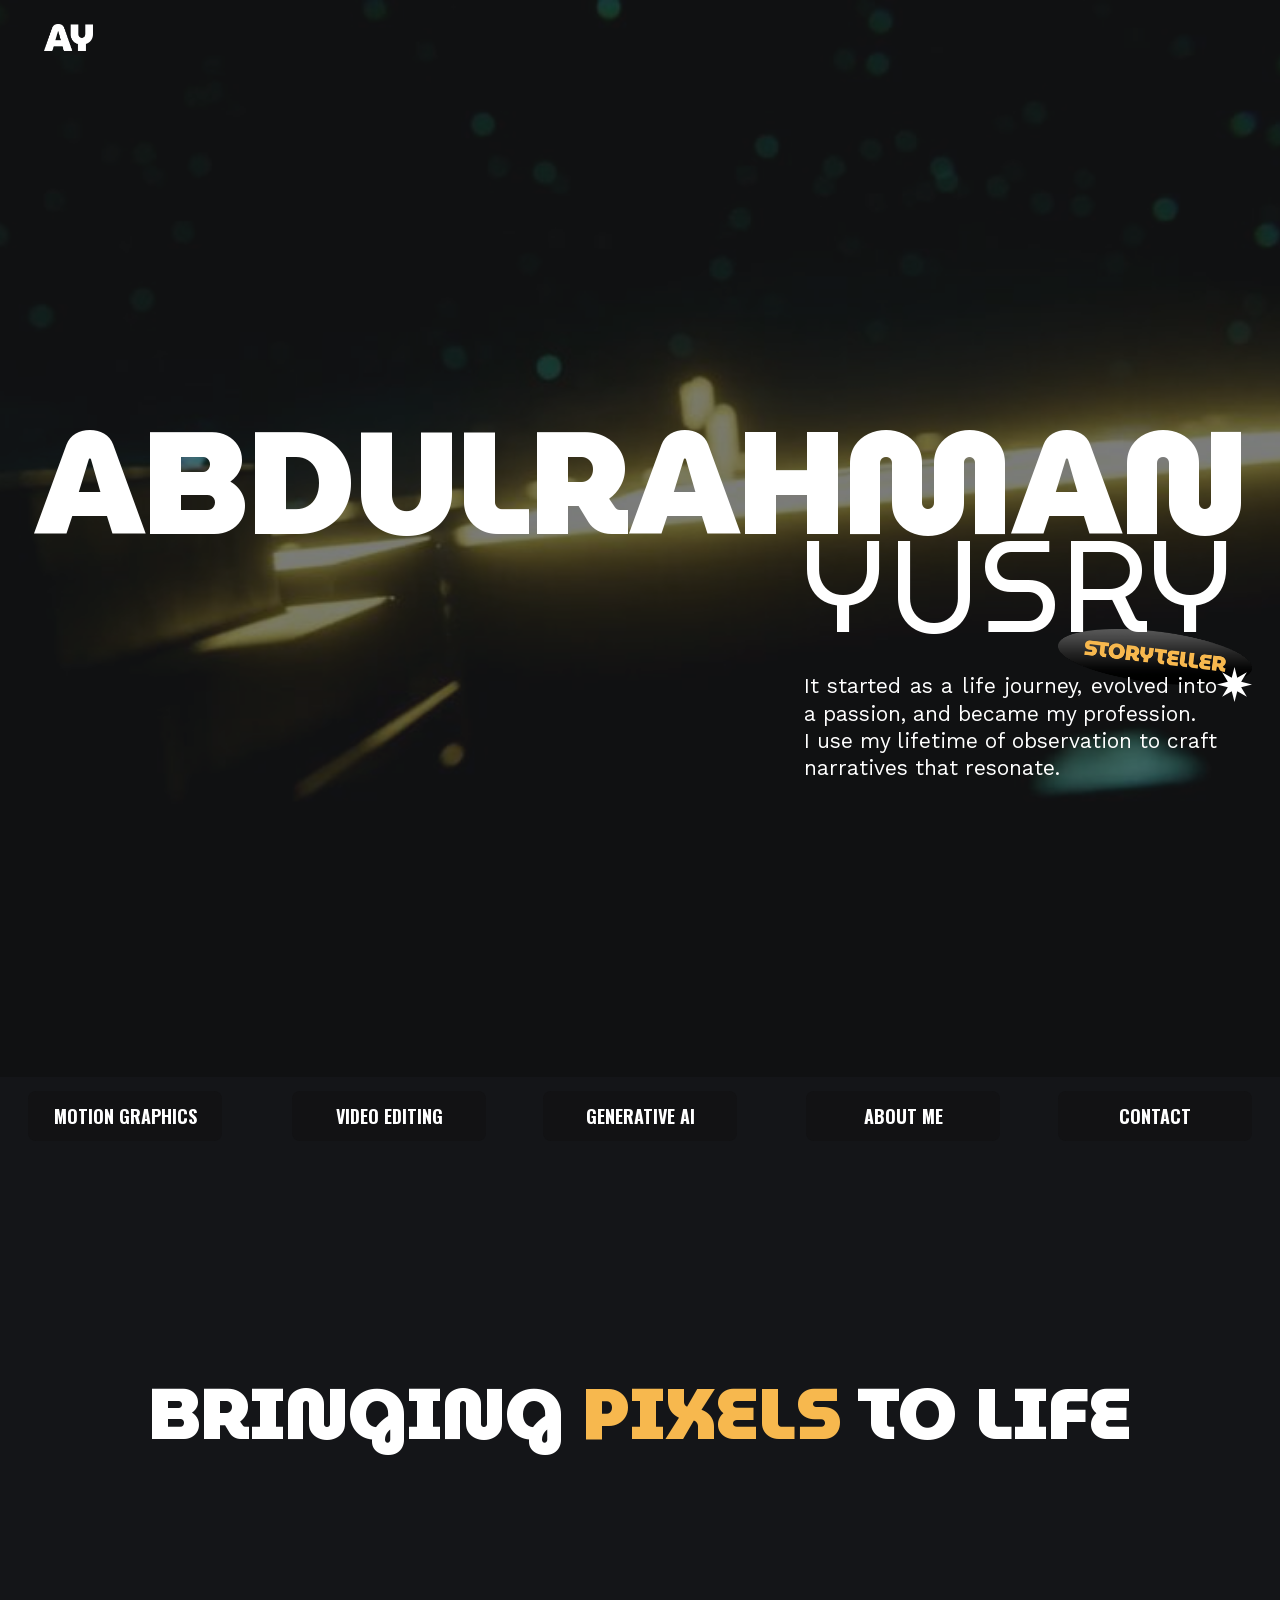
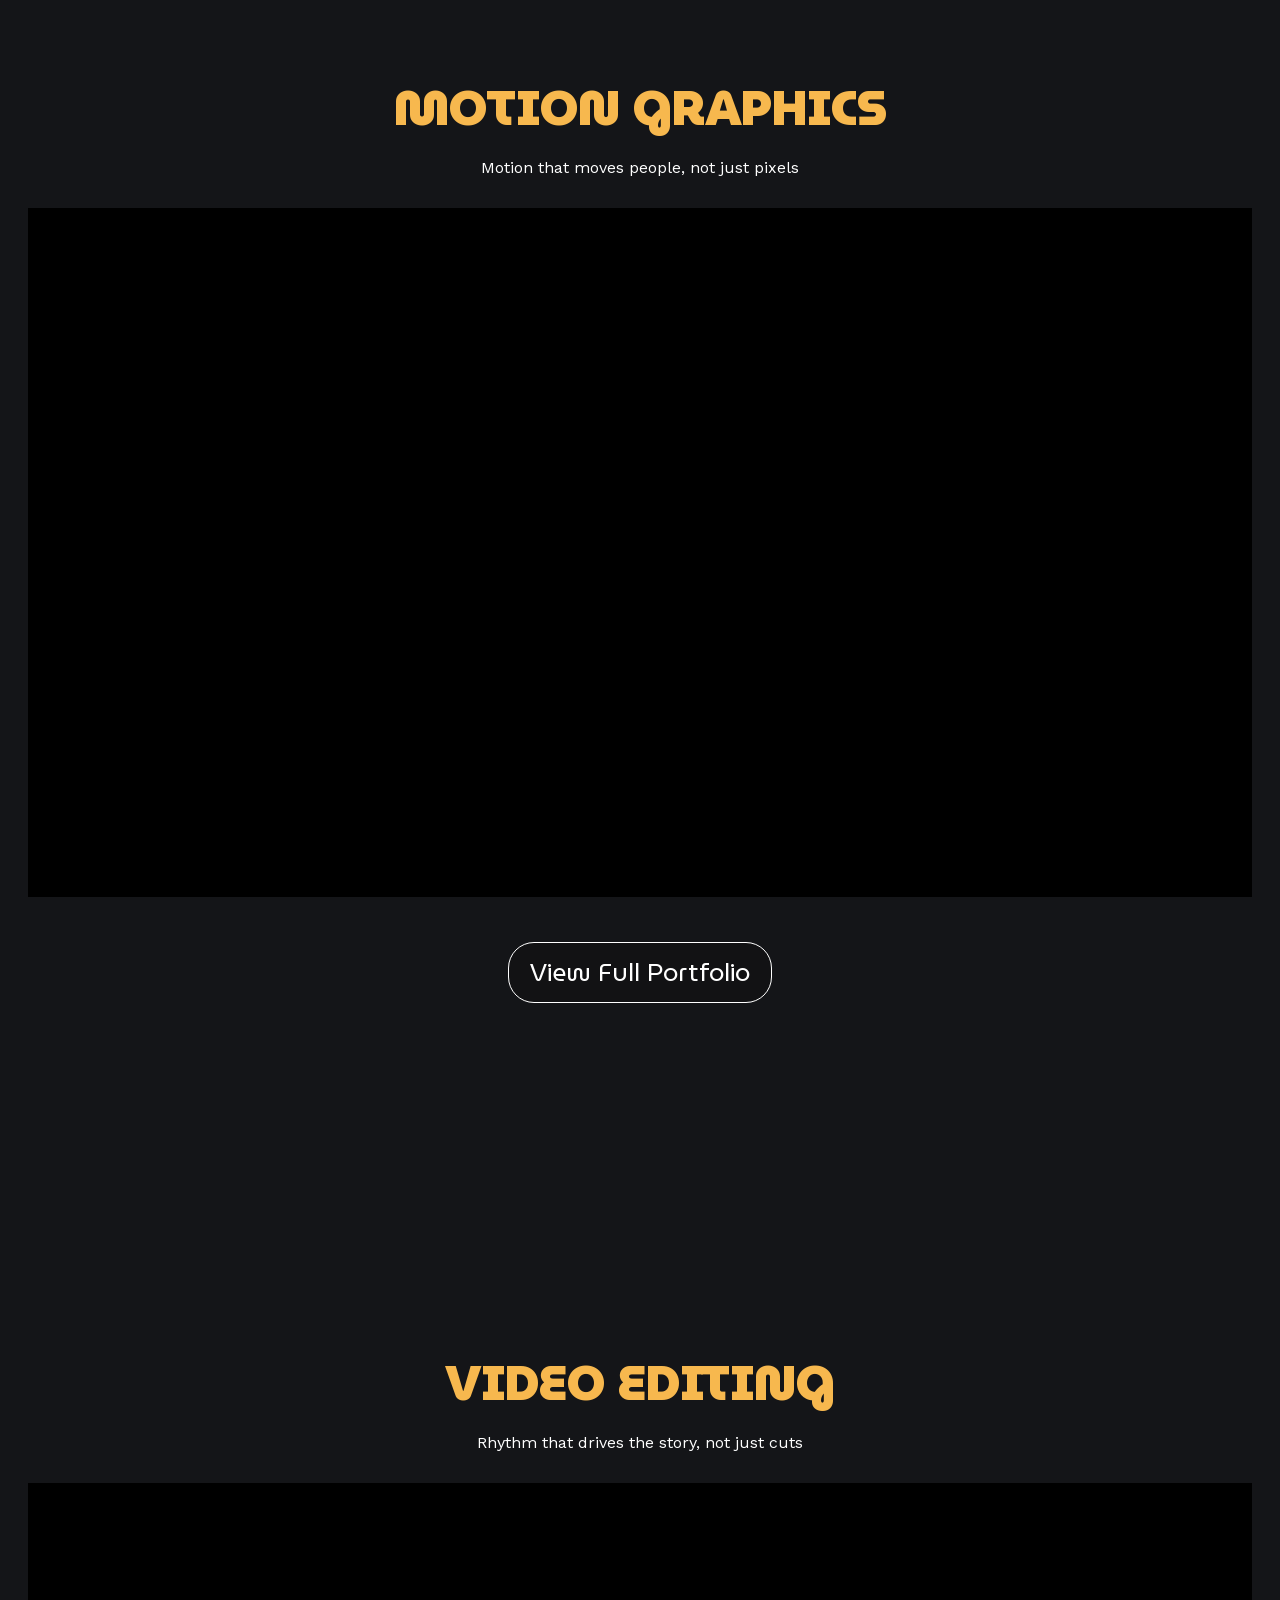
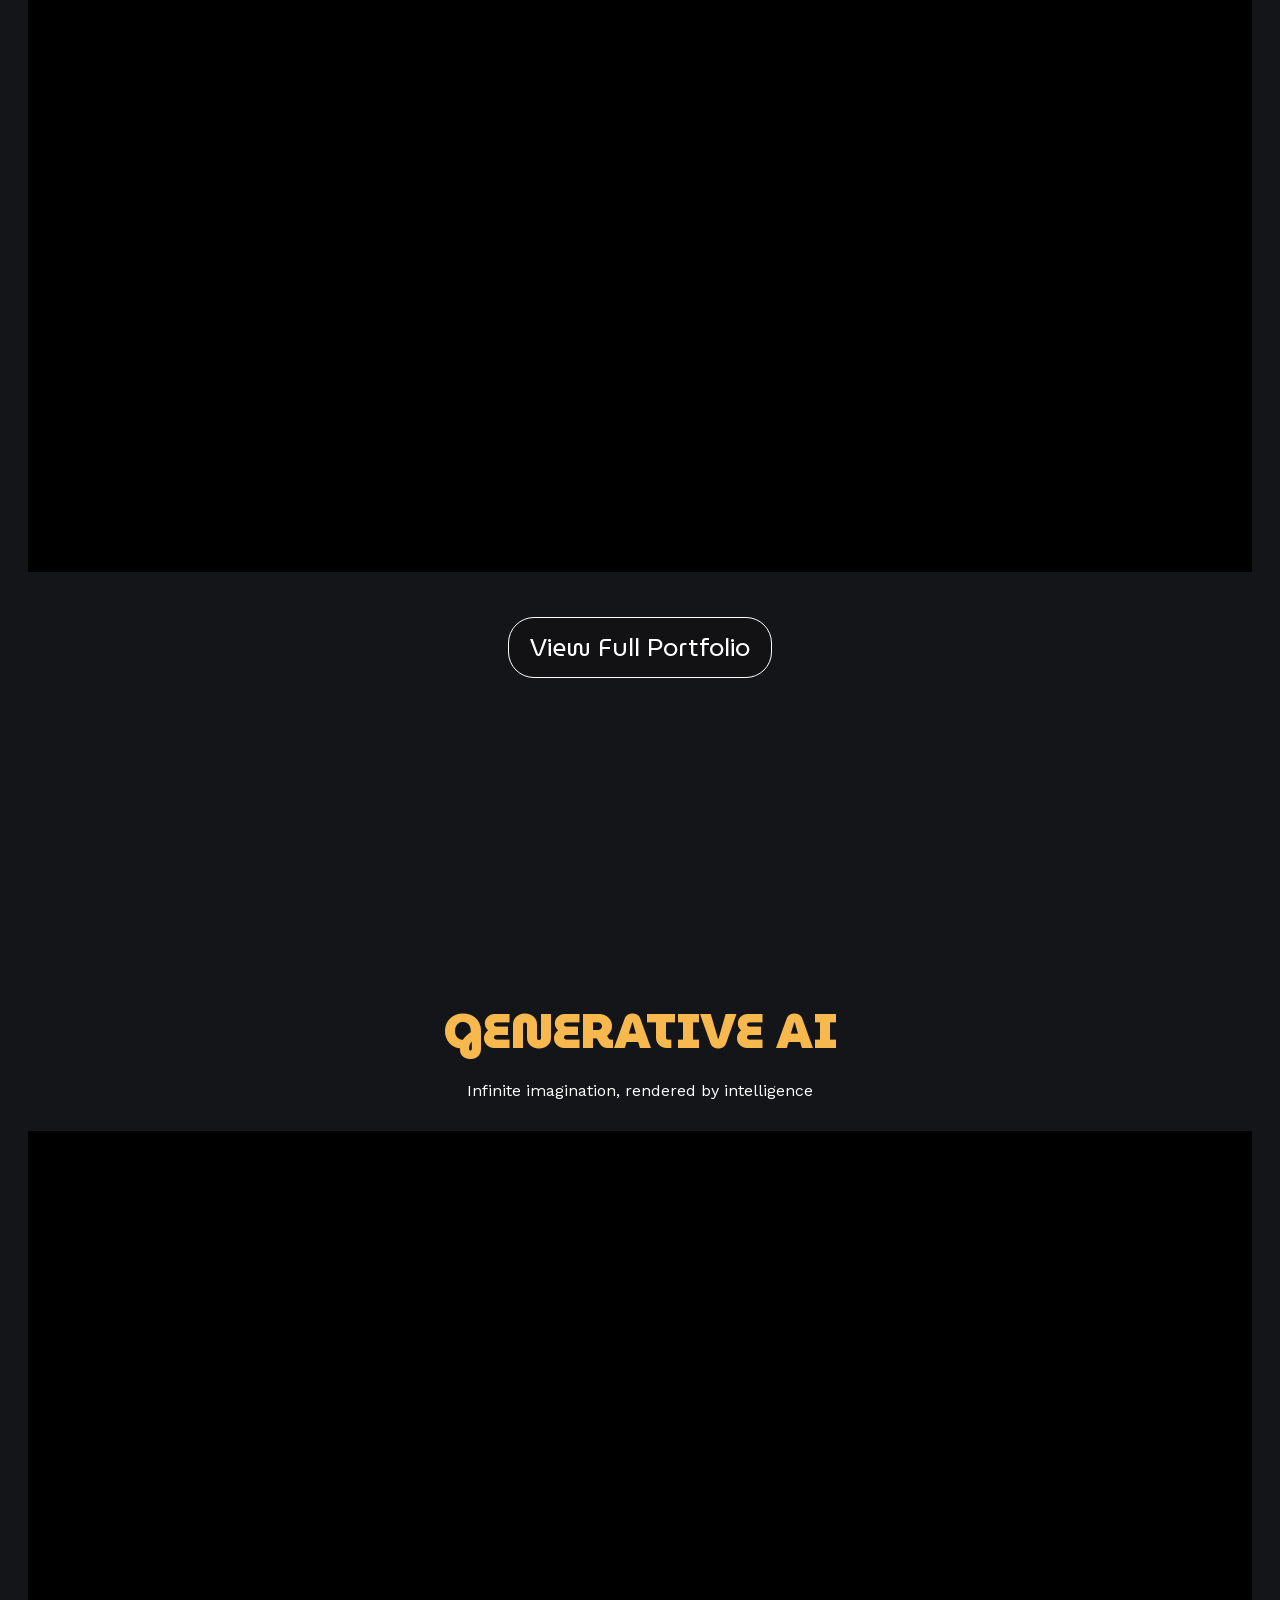
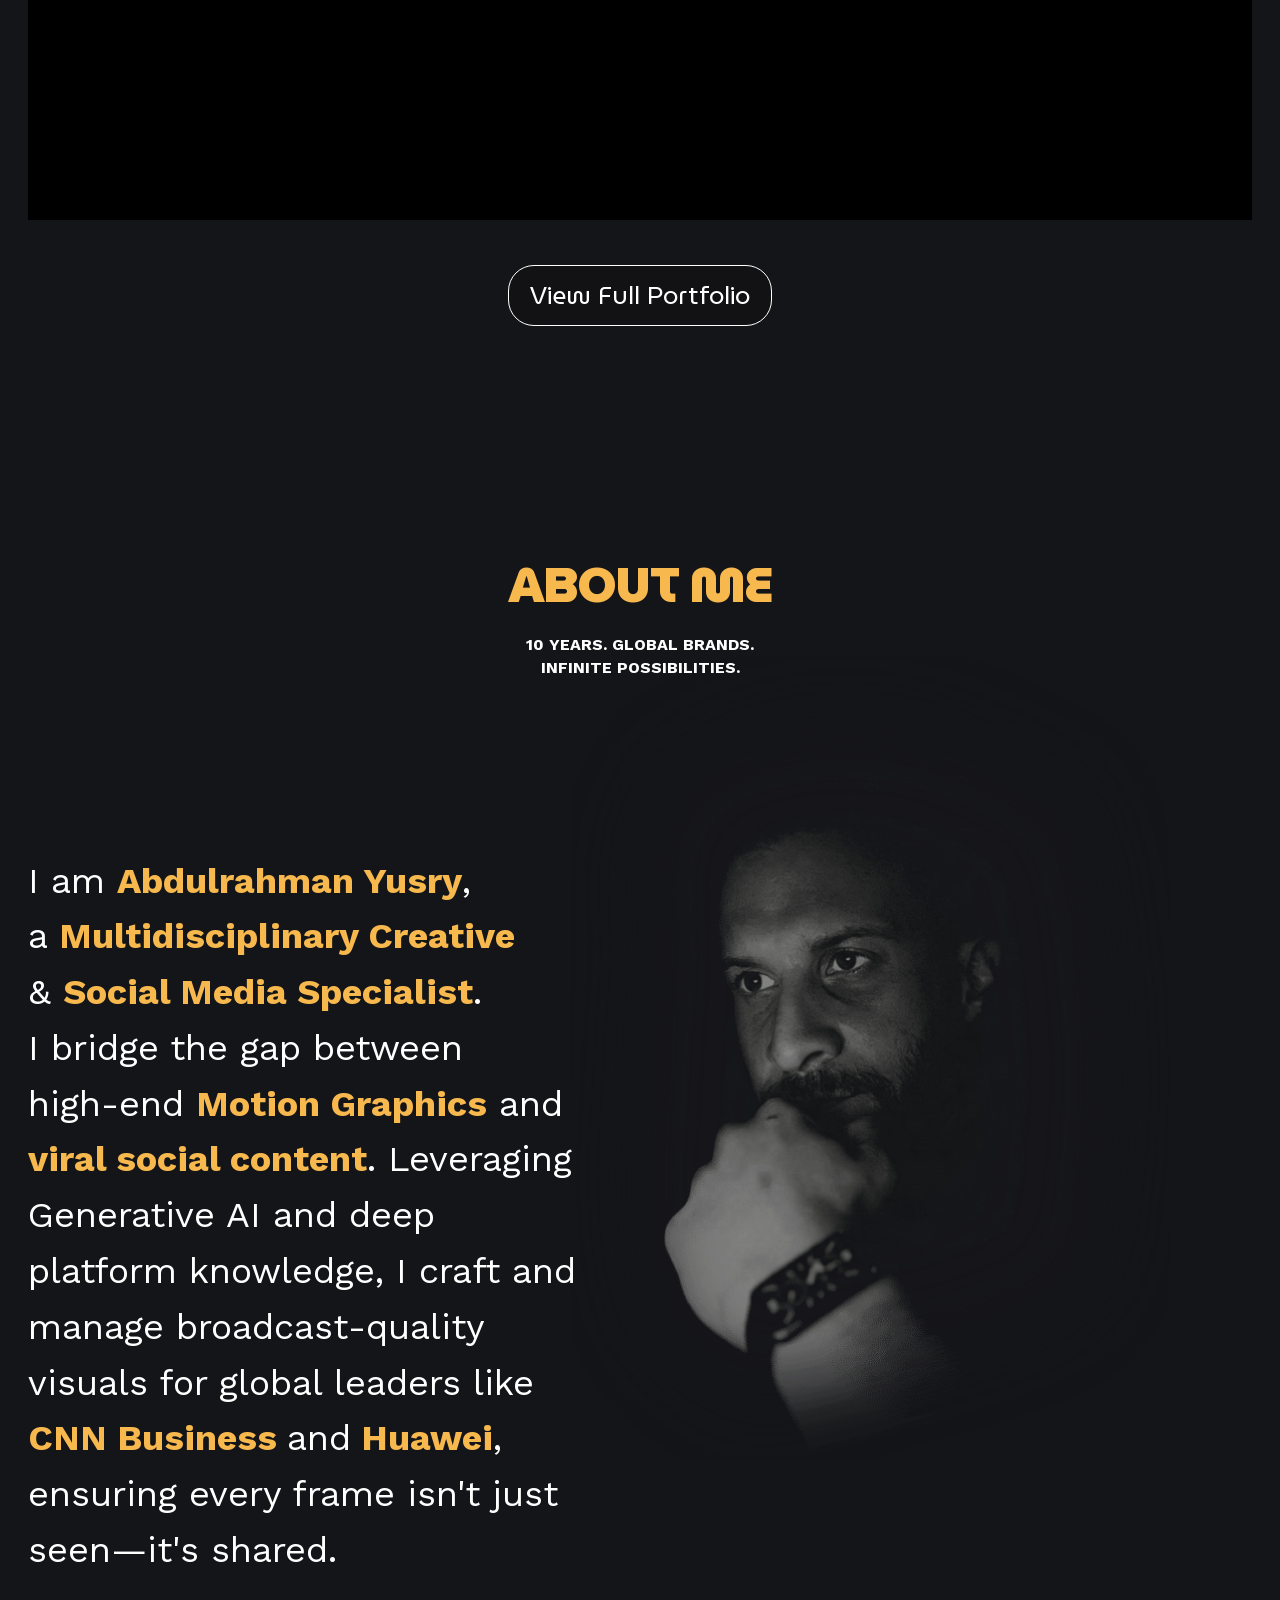
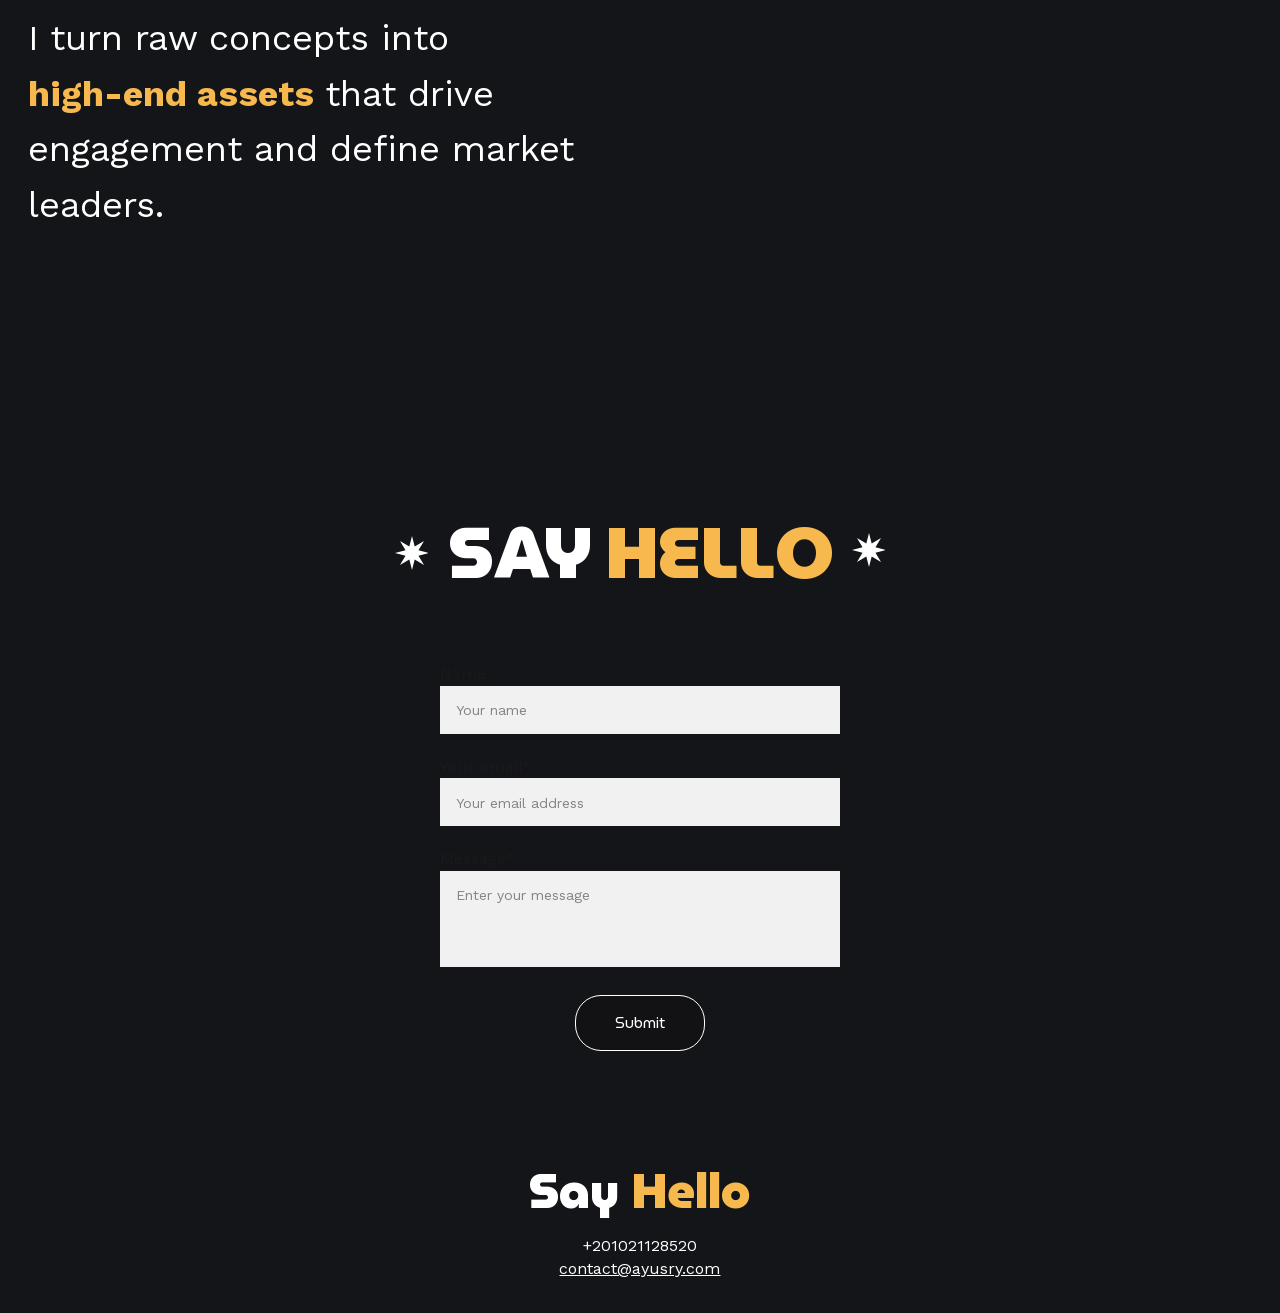
<file: index.html>
<!DOCTYPE html>
<html lang="en"><head><meta http-equiv="Content-Type" content="text/html; charset=UTF-8"><meta name="viewport" content="width=device-width, initial-scale=1.0"><meta name="generator" content="Hostinger Website Builder"><!--[--><title>Expert Motion Graphics Designer &amp; Video Editor | Abdulrahman Yusry</title><meta name="description" content="Senior Motion Graphics Designer &amp; Video Editor specializing in high-end 3D visuals, cinematic storytelling, and Generative AI art. Explore my portfolio featuring work for global leaders like CNN &amp; Huawei."><link rel="icon" size="16x16" href="/assets/img/logo-16x16.jpg"><link rel="icon" size="32x32" href="/assets/img/logo-32x32.jpg"><link rel="icon" size="192x192" href="/assets/img/logo-192x192.jpg"><link rel="apple-touch-icon" href="/assets/img/logo-180x180.jpg"><meta content="https://ayusry.github.io/" property="og:url"><link rel="canonical" href="https://ayusry.github.io/"><meta content="Expert Motion Graphics Designer &amp; Video Editor | Abdulrahman Yusry" property="og:title"><meta name="twitter:title" content="Expert Motion Graphics Designer &amp; Video Editor | Abdulrahman Yusry"><meta content="website" property="og:type"><meta property="og:description" content="Senior Motion Graphics Designer &amp; Video Editor specializing in high-end 3D visuals, cinematic storytelling, and Generative AI art. Explore my portfolio featuring work for global leaders like CNN &amp; Huawei."><meta name="twitter:description" content="Senior Motion Graphics Designer &amp; Video Editor specializing in high-end 3D visuals, cinematic storytelling, and Generative AI art. Explore my portfolio featuring work for global leaders like CNN &amp; Huawei."><meta property="og:site_name" content="Abdulrahman Yusry"><meta name="keywords" content="motion graphics designer, video editor, animation"><meta content="https://ayusry.github.io/assets/img/logo-1440x756.jpg" property="og:image"><meta content="https://ayusry.github.io/assets/img/logo-1440x756.jpg" name="twitter:image"><meta content="" property="og:image:alt"><meta content="" name="twitter:image:alt"><meta name="twitter:card" content="summary_large_image"><!----><link rel="preconnect"><!----><!----><!----><!----><!--[--><link rel="alternate" hreflang="x-default" href="/"><!--]--><link href="/assets/css/fonts.css" rel="preconnect" crossorigin="true"><link href="/assets/css/fonts.css" rel="preload" as="style"><link href="/assets/css/fonts.css" rel="stylesheet" referrerpolicy="no-referrer"><!--]--><style></style><script>(function(){const postDate = null;

			const currentDate = new Date().setHours(0, 0, 0, 0);
			const postPublishDate = new Date(postDate).setHours(0, 0, 0, 0);

			if (postPublishDate && currentDate < postPublishDate) {
				window.location.replace('/');
			}
		})();</script><link rel="stylesheet" href="/assets/css/site.css">
<style>:root{--color-meteorite-dark: #2f1c6a;--color-meteorite-dark-2: #1F1346;--color-meteorite: #8c85ff;--color-meteorite-light: #d5dfff;--color-primary-dark: #5025d1;--color-primary: #673de6;--color-primary-light: #ebe4ff;--color-primary-charts: #B39EF3;--color-danger-dark: #d63163;--color-danger: #fc5185;--color-danger-light: #ffe8ef;--color-danger-charts: #FEA8C2;--color-warning-dark: #fea419;--color-warning-dark-2: #9F6000;--color-warning-charts: #FFD28C;--color-warning: #ffcd35;--color-warning-light: #fff8e2;--color-success-dark: #008361;--color-success: #00b090;--color-success-light: #def4f0;--color-dark: #1d1e20;--color-gray-dark: #36344d;--color-gray: #727586;--color-gray-border: #dadce0;--color-gray-light: #f2f3f6;--color-light: #fff;--color-azure: #357df9;--color-azure-light: #e3ebf9;--color-azure-dark: #265ab2;--color-indigo: #6366F1;--color-neutral-200: #D8DAE0}.whats-app-bubble{position:fixed;right:20px;bottom:24px;z-index:19;display:flex;cursor:pointer;border-radius:100px;box-shadow:#00000026 0 4px 12px}#wtpQualitySign_fixedCSS,#wtpQualitySign_popupCSS{bottom:10px!important}#wtpQualitySign_fixedCSS{z-index:17!important}#wtpQualitySign_popupCSS{z-index:18!important}
</style><script type="application/ld+json">{"@context":"https://schema.org/","name":"Expert Motion Graphics Designer & Video Editor","url":"https://ayusry.github.io","description":"Senior Motion Graphics Designer & Video Editor specializing in high-end 3D visuals, cinematic storytelling, and Generative AI art. Explore my portfolio featuring work for global leaders like CNN & Huawei.","image":"/assets/img/logo-1440x756.jpg","inLanguage":"en","keywords":["motion graphics designer","video editor","animation"],"@type":"WebSite"}</script><meta name="generator" content="Hostinger Website builder"><link rel="stylesheet" href="/assets/css/override.css">
</head>  <body> <div> <style>astro-island,astro-slot,astro-static-slot{display:contents}</style><astro-island uid="255afp" component-export="default" client="only" opts="{&quot;name&quot;:&quot;ClientHead&quot;,&quot;value&quot;:&quot;vue&quot;}" data-v-app=""><div></div></astro-island> <astro-island uid="1MUqDD" prefix="v1" component-export="default" client="load" opts="{&quot;name&quot;:&quot;PageComponent&quot;,&quot;value&quot;:true}" await-children=""><!--[--><main style="--h1-font-size: 250px; --h1-font-style: normal; --h1-font-family: var(--font-primary); --h1-font-weight: 900; --h1-line-height: 1.2; --h1-m-font-size: 64px; --h1-letter-spacing: normal; --h1-text-transform: none; --h1-text-decoration: none; --h2-font-size: 120px; --h2-font-style: normal; --h2-font-family: var(--font-primary); --h2-font-weight: 900; --h2-line-height: 1.2; --h2-m-font-size: 36px; --h2-letter-spacing: normal; --h2-text-transform: none; --h2-text-decoration: none; --h3-font-size: 72px; --h3-font-style: normal; --h3-font-family: var(--font-primary); --h3-font-weight: 900; --h3-line-height: 1.2; --h3-m-font-size: 33px; --h3-letter-spacing: normal; --h3-text-transform: none; --h3-text-decoration: none; --h4-font-size: 48px; --h4-font-style: normal; --h4-font-family: var(--font-primary); --h4-font-weight: 900; --h4-line-height: 1.2; --h4-m-font-size: 28px; --h4-letter-spacing: normal; --h4-text-transform: none; --h4-text-decoration: none; --h5-font-size: 33px; --h5-font-style: normal; --h5-font-family: var(--font-primary); --h5-font-weight: 900; --h5-line-height: 1.2; --h5-m-font-size: 24px; --h5-letter-spacing: normal; --h5-text-transform: none; --h5-text-decoration: none; --h6-font-size: 20px; --h6-font-style: normal; --h6-font-family: var(--font-primary); --h6-font-weight: 900; --h6-line-height: 1.2; --h6-m-font-size: 20px; --h6-letter-spacing: normal; --h6-text-transform: none; --h6-text-decoration: none; --body-font-size: 16px; --body-font-style: normal; --body-font-family: var(--font-secondary); --body-font-weight: 400; --body-line-height: 1.4; --body-m-font-size: 16px; --body-letter-spacing: normal; --body-text-transform: none; --body-text-decoration: none; --font-primary: 'MuseoModerno', display; --font-secondary: 'Work Sans', sans-serif; --nav-link-color: rgb(255, 255, 255); --nav-link-font-size: 14px; --nav-link-font-style: normal; --nav-link-color-hover: rgb(247, 184, 78); --nav-link-font-family: var(--font-secondary); --nav-link-font-weight: 700; --nav-link-line-height: 1.8; --nav-link-m-font-size: 16px; --nav-link-letter-spacing: normal; --nav-link-text-transform: uppercase; --nav-link-text-decoration: none; --body-large-font-size: 18px; --body-large-font-style: normal; --body-large-font-family: var(--font-secondary); --body-large-font-weight: 400; --body-large-line-height: 1.4; --body-large-m-font-size: 18px; --body-large-letter-spacing: normal; --body-large-text-transform: none; --body-large-text-decoration: none; --body-small-font-size: 14px; --body-small-font-style: normal; --body-small-font-family: var(--font-secondary); --body-small-font-weight: 400; --body-small-line-height: 1.4; --body-small-m-font-size: 14px; --body-small-letter-spacing: normal; --body-small-text-transform: none; --body-small-text-decoration: none; --grid-button-primary-font-size: 16px; --grid-button-primary-padding-x: 40px; --grid-button-primary-padding-y: 16px; --grid-button-primary-font-color: rgb(255, 255, 255); --grid-button-primary-font-style: normal; --grid-button-primary-font-family: var(--font-secondary); --grid-button-primary-font-weight: 400; --grid-button-primary-line-height: normal; --grid-button-primary-m-font-size: 16px; --grid-button-primary-m-padding-x: 36px; --grid-button-primary-m-padding-y: 14px; --grid-button-primary-box-shadow-x: 0px; --grid-button-primary-box-shadow-y: 0px; --grid-button-primary-border-radius: 8px; --grid-button-primary-letter-spacing: normal; --grid-button-primary-text-transform: none; --grid-button-primary-box-shadow-blur: 0px; --grid-button-primary-text-decoration: none; --grid-button-primary-background-color: rgb(0, 0, 0); --grid-button-primary-box-shadow-color: rgba(0, 0, 0, 0); --grid-button-primary-box-shadow-spread: 0px; --grid-button-primary-box-shadow-x-hover: 0px; --grid-button-primary-box-shadow-y-hover: 0px; --grid-button-primary-transition-duration: 0.2s; --grid-button-primary-box-shadow-blur-hover: 0px; --grid-button-primary-background-color-hover: rgb(29, 30, 32); --grid-button-primary-box-shadow-color-hover: 0px; --grid-button-primary-box-shadow-spread-hover: 0px; --grid-button-primary-transition-timing-function: ease; --grid-button-secondary-font-size: 16px; --grid-button-secondary-padding-x: 40px; --grid-button-secondary-padding-y: 16px; --grid-button-secondary-font-color: rgb(0, 0, 0); --grid-button-secondary-font-style: normal; --grid-button-secondary-font-family: var(--font-secondary); --grid-button-secondary-font-weight: 400; --grid-button-secondary-line-height: normal; --grid-button-secondary-m-font-size: 16px; --grid-button-secondary-m-padding-x: 36px; --grid-button-secondary-m-padding-y: 14px; --grid-button-secondary-box-shadow-x: 0px; --grid-button-secondary-box-shadow-y: 0px; --grid-button-secondary-border-radius: 8px; --grid-button-secondary-letter-spacing: normal; --grid-button-secondary-text-transform: none; --grid-button-secondary-box-shadow-blur: 0px; --grid-button-secondary-text-decoration: none; --grid-button-secondary-background-color: white; --grid-button-secondary-box-shadow-color: rgba(0, 0, 0, 0); --grid-button-secondary-box-shadow-spread: 0px; --grid-button-secondary-box-shadow-x-hover: 0px; --grid-button-secondary-box-shadow-y-hover: 0px; --grid-button-secondary-transition-duration: 0.2s; --grid-button-secondary-box-shadow-blur-hover: 0px; --grid-button-secondary-background-color-hover: rgb(240, 240, 240); --grid-button-secondary-box-shadow-color-hover: 0px; --grid-button-secondary-box-shadow-spread-hover: 0px; --grid-button-secondary-transition-timing-function: ease; --e2abae00: 66px;" class="page"><!----><!----><div class="top-blocks"><!----><header class="block-header" style="--nav-link-font-family:MuseoModerno;--nav-link-font-weight:400;--nav-link-text-color:rgb(255, 255, 255);--nav-link-text-color-hover:rgb(247, 184, 78);--header-height-mobile:66px;--width:1240px;--padding-top:24px;--padding:24px 16px 24px 16px;--padding-right:16px;--padding-bottom:24px;--padding-left:16px;--m-padding-top:24px;--m-padding:24px 16px 24px 16px;--m-padding-right:16px;--m-padding-bottom:24px;--m-padding-left:16px;--logo-width:49px;--cartIconSize:24px;--link-spacing:40px;--m-logo-width:32px;--m-link-spacing:20px;--element-spacing:64px;--contrastBackgroundColor:rgb(48, 50, 57);--background-color:rgb(20, 21, 24);" backgroundcolorcontrast="rgb(48, 50, 57)" height="75" is-in-preview-mode="false" is-preview-mobile-view="false" data-v-6a88bed3=""><div class="background" style="--background-color:transparent;" data-v-6a88bed3=""></div><!--[--><div class="block-header-layout-desktop block-header-layout-desktop--desktop-3" style="--7708d8d2:min-content auto ;--a54fb50e:0px;" data-v-a07a4ffe=""><!--[--><a class="block-header-logo block-header__logo" href="/" data-v-6a88bed3="" style="--0c1b1e60:49px;--5d79b3cd:27px;--21476ca4:24px;--43ce6f65:24;--dff81636:400;--653c9bff:32px;--2887ea0e:18px;--669f3aa2:24px;" data-v-4ae1c879=""><img class="block-header-logo__image" src="/assets/img/logo.png" alt="Abdulrahman Yusry logo" data-v-4ae1c879="" data-qa="builder-siteheader-img-logo"></a><!--]--><!--[--><nav class="block-header__nav" data-v-6a88bed3=""><ul class="block-header__nav-links" data-v-6a88bed3="" data-qa="builder-siteheader-emptyspace"><!--[--><!--]--></ul></nav><!--]--><div class="block-header-layout-desktop__right-side" data-v-a07a4ffe=""><!--[--><!--]--><!--[--><!--]--><!--[--><!--]--><!--[--><!--]--></div></div><div class="block-header-layout-mobile block-header-layout-mobile--mobile-1" style="--7708d8d2:min-content auto ;--a54fb50e:0px;" data-v-a07a4ffe=""><!--[--><a class="block-header-logo block-header__logo" href="/" data-v-6a88bed3="" style="--0c1b1e60:49px;--5d79b3cd:27px;--21476ca4:24px;--43ce6f65:24;--dff81636:400;--653c9bff:32px;--2887ea0e:18px;--669f3aa2:24px;" data-v-4ae1c879=""><img class="block-header-logo__image" src="/assets/img/logo.png" alt="Abdulrahman Yusry logo" data-v-4ae1c879="" data-qa="builder-siteheader-img-logo"></a><!--]--><!--[--><!--]--><!--[--><!--]--><div class="block-header-layout-mobile__dropdown--link-align-right block-header-layout-mobile__dropdown" data-v-a07a4ffe=""><!--[--><nav class="block-header__nav" data-v-6a88bed3=""><ul class="block-header__nav-links" data-v-6a88bed3="" data-qa="builder-siteheader-emptyspace"><!--[--><!--]--></ul></nav><!--]--><!--[--><!--]--><!--[--><!--]--><!--[--><!--]--></div></div><!--]--></header></div><div class="page__blocks"><!--[--><section id="zk7HTg" class="block block--desktop-first-visible block--mobile-first-visible" style="--header-height: 75px; --header-height-mobile: 75px; --m-block-padding: 49px 16px 80px 16px;" data-v-d87a02d1="" data-qa="block"><div class="block-background transition-with-bg" data-v-d87a02d1="" style="--21fe064a:transparent;--38b011f4:50%;--354660b6:0%;--6b53147f:50%;--bf4a5566:center;--487662d8:0.58;"><!----><video src="/assets/video/pexels-18419660-uhd_2560_1440_30fps.mp4" autoplay="" muted="" loop="" playsinline="" webkit-playsinline="" disablepictureinpicture="" controlslist="nodownload noplaybackrate nofullscreen noremoteplayback" class="block-background__image js-parse-mncpkpjgigpklafbenkddfcgalikldde" poster="/assets/img/hero-poster.jpg"></video><div class="block-background__overlay"></div></div><div class="block-layout block-layout--layout" style="--m-grid-template-rows:39.166666666666664vw 8.88888888888889vw auto 10vw 3.3333333333333335vw auto auto 33.888888888888886vw 125px;--t-grid-template-rows:minmax(141px, auto) minmax(32px, auto) minmax(17px, auto) minmax(36px, auto) minmax(12px, auto) minmax(10px, auto) minmax(1px, auto) minmax(122px, auto) 1fr;--small-desktop-grid-template-rows:25.735294117647058vw 9.15032679738562vw auto 4.084967320261438vw 3.104575163398693vw 0.32679738562091504vw 0.08169934640522876vw auto 1.3888888888888888vw 6.454248366013072vw 296px;--grid-template-rows:minmax(315px, auto) minmax(112px, auto) minmax(77px, auto) minmax(50px, auto) minmax(38px, auto) minmax(4px, auto) minmax(1px, auto) minmax(13px, auto) minmax(17px, auto) minmax(79px, auto) 1fr;--m-grid-template-columns:6.402439024390244% 31.402439024390244% 20.73170731707317% 3.048780487804878% 0.3048780487804878% 32.01219512195122% 6.097560975609756%;--grid-template-columns:61.51960784313726% 1.8790849673202614% 20.751633986928105% 12.990196078431374% 2.8594771241830066%;--m-block-min-height:auto;--t-block-min-height:496px;--small-desktop-block-min-height:auto;--block-min-height:1002px;--cf684206:1224px;--1b0ec2ff:360px;--b11075fe:0 4.444444444444445vw;--5a2609c5:0 16px;" data-v-d87a02d1=""><!--[--><!--[--><div class="layout-element layout-element--layout layout-element transition transition--scale" style="--text:center;--align:flex-start;--justify:flex-start;--m-element-margin:0 0 0px 0;--z-index:1;--grid-row:2/4;--grid-column:1/6;--m-grid-row:2/4;--m-grid-column:1/8;--7c3810b2:189px;--36d4e892:49px;" data-v-4edbe80f="" data-qa="layout-element-wrapper:zniiq1" data-animation-state="active"><!--[--><!----><!----><!----><!----><!----><div class="text-box layout-element__component layout-element__component--GridTextBox" id="zNiiq1" data-v-4edbe80f="" style="--54285089:break-spaces;--6191828b:break-spaces;" data-qa="gridtextbox:zniiq1"><h1 style="color: rgb(20, 21, 24); --lineHeightMobile: 1.3; --lineHeightDesktop: 1.3; --fontSizeMobile: 38px; --fontSizeDesktop: 145px" dir="auto"><span style="color: rgb(255, 255, 255)">ABDULRAHMAN</span></h1></div><!----><!----><!----><!----><!----><!----><!----><!----><!----><!--[--><!--]--><!--]--></div><div class="layout-element layout-element--layout layout-element transition transition--scale transition--root-hidden" style="--align:center;--justify:center;--m-width:30.835734870317005%;--m-align-self:center;--m-element-margin:0 0 0px 0;--z-index:2;--grid-row:5/9;--grid-column:4/6;--m-grid-row:5/8;--m-grid-column:3/6;--7c3810b2:56px;--36d4e892:23px;" data-v-4edbe80f="" data-qa="layout-element-wrapper:zh3xez"><!--[--><!----><!----><!----><!----><!----><!----><!----><!----><!----><div id="zh3xez" class="image-wrapper image-wrapper--layout layout-element__component layout-element__component--GridImage" data-v-4edbe80f="" style="--54a109e6:56px;--3e67ee8b:23px;" data-v-cb1e0aee="" data-qa="gridimage:zh3xez"><div target="_self" title="" style="--9c00fd5c:15.84967320261438vw;--09ad0563:4.57516339869281vw;--5de16d65:100%;--4beec8a0:auto;" class="image image--grid loaded image-wrapper--desktop" data-selector="data-image" data-animation-role="image" data-v-cb1e0aee="" data-v-e7628ce9="" data-qa="grid-image" data-animation-state="active"><img alt="" src="/assets/img/storyteller.png" srcset="/assets/img/storyteller-375x109.png 328w,/assets/img/storyteller-768x222.png 656w,/assets/img/storyteller-1024x297.png 861w,/assets/img/storyteller-1024x296.png 984w,/assets/img/storyteller-375x109.png 194w,/assets/img/storyteller-768x222.png 388w" sizes="(min-width: 920px) 194px, 79px" height="56" width="194" loading="eager" class="image__image" data-v-e7628ce9="" data-qa="builder-gridelement-gridimage"><!--[--><!--]--></div><div target="_self" title="" style="--9c00fd5c:6.454248366013072vw;--09ad0563:1.8790849673202614vw;--5de16d65:21.944444444444443vw;--4beec8a0:6.388888888888889vw;" class="image image--grid loaded image-wrapper--mobile" data-selector="data-image" data-animation-role="image" data-v-cb1e0aee="" data-v-e7628ce9="" data-qa="grid-image"><img alt="" src="/assets/img/storyteller-small.png" srcset="/assets/img/storyteller-375x110.png 360w,/assets/img/storyteller-768x224.png 720w,/assets/img/storyteller-1024x298.png 945w,/assets/img/storyteller-1440x419.png 1080w,/assets/img/storyteller-375x110.png 79w,/assets/img/storyteller-375x110.png 158w" sizes="(min-width: 920px) 194px, 79px" height="23" width="79" loading="eager" class="image__image" data-v-e7628ce9="" data-qa="builder-gridelement-gridimage"><!--[--><!--]--></div></div><!----><!----><!----><!----><!----><!--[--><!--]--><!--]--></div><div class="layout-element layout-element--layout layout-element transition transition--scale" style="--text:justify;--align:flex-start;--m-text:center;--justify:flex-start;--m-width:87.60806916426513%;--m-align-self:center;--m-element-margin:0 0 47px 0;--z-index:3;--grid-row:8/11;--grid-column:3/5;--m-grid-row:7/9;--m-grid-column:2/7;--7c3810b2:109px;--36d4e892:123px;" data-v-4edbe80f="" data-qa="layout-element-wrapper:zvdsns" data-animation-state="active"><!--[--><!----><!----><!----><!----><!----><div class="text-box layout-element__component layout-element__component--GridTextBox" id="zvDSNS" data-v-4edbe80f="" style="--54285089:normal;--6191828b:normal;" data-qa="gridtextbox:zvdsns"><p class="body" style="color: rgb(255, 255, 255); --lineHeightMobile: 1.3; --lineHeightDesktop: 1.3; --fontSizeMobile: 19px; --fontSizeDesktop: 21px" dir="auto">It started as a life journey, evolved into a passion, and became my profession.<br>I use my lifetime of observation to craft narratives that resonate. </p></div><!----><!----><!----><!----><!----><!----><!----><!----><!----><!--[--><!--]--><!--]--></div><div class="layout-element layout-element--layout layout-element transition transition--scale transition--root-hidden" style="--align:center;--justify:center;--m-width:8.645533141210375%;--m-align-self:center;--m-element-margin:0 0 16px 0;--z-index:4;--grid-row:6/10;--grid-column:5/6;--m-grid-row:6/7;--m-grid-column:4/5;--7c3810b2:35px;--36d4e892:10px;" data-v-4edbe80f="" data-qa="layout-element-wrapper:zr9a32"><!--[--><!----><!----><!----><!----><!----><!----><!----><!----><!----><div id="zr9A32" class="image-wrapper image-wrapper--layout layout-element__component layout-element__component--GridImage" data-v-4edbe80f="" style="--54a109e6:35px;--3e67ee8b:10px;" data-v-cb1e0aee="" data-qa="gridimage:zr9a32"><div target="_self" title="" style="--9c00fd5c:2.8594771241830066vw;--09ad0563:2.8594771241830066vw;--5de16d65:100%;--4beec8a0:auto;" class="image image--grid loaded image-wrapper--desktop" data-selector="data-image" data-animation-role="image" data-v-cb1e0aee="" data-v-e7628ce9="" data-qa="grid-image" data-animation-state="active"><img alt="" src="/assets/img/star.svg" srcset="/assets/img/star.svg 328w,/assets/img/star.svg 656w,/assets/img/star.svg 861w,/assets/img/star.svg 984w,/assets/img/star.svg 35w,/assets/img/star.svg 70w" sizes="(min-width: 920px) 35px, 10px" height="35" width="35" loading="lazy" class="image__image" data-v-e7628ce9="" data-qa="builder-gridelement-gridimage"><!--[--><!--]--></div><div target="_self" title="" style="--9c00fd5c:0.8169934640522876vw;--09ad0563:0.8169934640522876vw;--5de16d65:2.7777777777777777vw;--4beec8a0:2.7777777777777777vw;" class="image image--grid image-wrapper--mobile" data-selector="data-image" data-animation-role="image" data-v-cb1e0aee="" data-v-e7628ce9="" data-qa="grid-image"><img alt="" src="/assets/img/star.svg" srcset="/assets/img/star.svg 360w,/assets/img/star.svg 720w,/assets/img/star.svg 945w,/assets/img/star.svg 1080w,/assets/img/star.svg 10w,/assets/img/star.svg 20w" sizes="(min-width: 920px) 35px, 10px" height="10" width="10" loading="lazy" class="image__image image__image--svg" data-v-e7628ce9="" data-qa="builder-gridelement-gridimage"><!--[--><!--]--></div></div><!----><!----><!----><!----><!----><!--[--><!--]--><!--]--></div><div class="layout-element layout-element--layout layout-element transition transition--scale" style="--text:center;--align:flex-start;--justify:flex-start;--m-element-margin:0 0 37px 0;--z-index:5;--grid-row:3/7;--grid-column:2/6;--m-grid-row:3/6;--m-grid-column:1/8;--7c3810b2:169px;--36d4e892:65px;" data-v-4edbe80f="" data-qa="layout-element-wrapper:zm_zst" data-animation-state="active"><!--[--><!----><!----><!----><!----><!----><div class="text-box layout-element__component layout-element__component--GridTextBox" id="zM_zsT" data-v-4edbe80f="" style="--54285089:break-spaces;--6191828b:break-spaces;" data-qa="gridtextbox:zm_zst"><h1 dir="auto" style="color: rgb(255, 255, 255); --lineHeightMobile: 1.3; --lineHeightDesktop: 1.3; --fontSizeMobile: 50px; --fontSizeDesktop: 130px"><span style="font-family: MuseoModerno; font-weight: 400">YUSRY</span></h1></div><!----><!----><!----><!----><!----><!----><!----><!----><!----><!--[--><!--]--><!--]--></div><!--]--><!--]--></div><!----><!----><!----><!----><!----><!----><!----></section><section id="zRv8Vq" class="block" style="--block-padding-top:16px;--block-padding:16px 0 16px 0;--block-padding-right:0;--block-padding-bottom:16px;--block-padding-left:0;--m-block-padding:16px;" data-v-d87a02d1="" data-qa="block"><div class="block-background transition-with-bg" data-v-d87a02d1="" style="--21fe064a: rgb(20, 21, 24); --38b011f4: 50%; --354660b6: 0%; --6b53147f: 50%; --bf4a5566: center; --487662d8: false;"><!----><!----><!----></div><div class="block-layout block-layout--layout" style="--m-grid-template-rows:4.444444444444445vw auto 4.444444444444445vw auto 4.444444444444445vw auto 4.444444444444445vw auto 4.444444444444445vw auto 10px;--t-grid-template-rows:minmax(16px, auto) minmax(50px, auto) minmax(16px, auto) minmax(50px, auto) minmax(16px, auto) minmax(50px, auto) minmax(16px, auto) minmax(50px, auto) minmax(16px, auto) minmax(50px, auto) 1fr;--small-desktop-grid-template-rows:1.1437908496732025vw auto 12px;--grid-template-rows:minmax(14px, auto) minmax(50px, auto) 1fr;--m-grid-template-columns:30.182926829268293% 39.63414634146341% 30.182926829268293%;--grid-template-columns:15.849673202614378% 5.718954248366013% 15.849673202614378% 4.6568627450980395% 15.849673202614378% 5.637254901960785% 15.849673202614378% 4.738562091503268% 15.849673202614378%;--m-block-min-height:auto;--t-block-min-height:340px;--small-desktop-block-min-height:auto;--block-min-height:76px;--cf684206:1224px;--1b0ec2ff:360px;--b11075fe:0 4.444444444444445vw;--5a2609c5:0 16px;" data-v-d87a02d1=""><!--[--><!--[--><div class="layout-element layout-element--layout layout-element transition transition--scale" style="--align:center;--justify:center;--m-element-margin:0 0 16px 0;--z-index:1;--grid-row:2/3;--grid-column:1/2;--m-grid-row:2/3;--m-grid-column:2/3;--7c3810b2:50px;--36d4e892:50px;" data-v-4edbe80f="" data-qa="layout-element-wrapper:zm6j6j" data-animation-state="active"><!--[--><a href="/motion-graphics/" target="_self" rel="" class="grid-button grid-button--primary layout-element__component layout-element__component--GridButton" aria-hidden="false" style="--font-size-desktop:18px;--font-family:Oswald;--font-weight:700;--border-width:0px;--background-color:rgb(18, 18, 20);--font-color:rgb(255, 255, 255);--border-color:rgb(0, 0, 0);--background-color-hover:rgb(29, 30, 32);--font-color-hover:rgb(247, 184, 78);--border-color-hover:rgb(0, 0, 0);--m-height:13.88888888888889vw;--m-width:36.111111111111114vw;" id="zM6J6J" data-v-4edbe80f="" data-v-dc96b232="" data-qa="gridbutton:zm6j6j">MOTION GRAPHICS</a><!----><!----><!----><!----><!----><!----><!----><!----><!----><!----><!----><!----><!----><!----><!--[--><!--]--><!--]--></div><div class="layout-element layout-element--layout layout-element transition transition--scale" style="--align:center;--justify:center;--m-element-margin:0 0 16px 0;--z-index:2;--grid-row:2/3;--grid-column:9/10;--m-grid-row:8/9;--m-grid-column:2/3;--7c3810b2:50px;--36d4e892:50px;" data-v-4edbe80f="" data-qa="layout-element-wrapper:zeq9ow" data-animation-state="active"><!--[--><a href="/#contact" target="_self" rel="" class="grid-button grid-button--primary layout-element__component layout-element__component--GridButton" aria-hidden="false" style="--font-size-desktop:18px;--font-family:Oswald;--font-weight:700;--border-width:0px;--background-color:rgb(18, 18, 20);--font-color:rgb(255, 255, 255);--border-color:rgb(0, 0, 0);--background-color-hover:rgb(29, 30, 32);--font-color-hover:rgb(247, 184, 78);--border-color-hover:rgb(0, 0, 0);--m-height:13.88888888888889vw;--m-width:36.111111111111114vw;" id="zEQ9ow" data-v-4edbe80f="" data-v-dc96b232="" data-qa="gridbutton:zeq9ow">CONTACT</a><!----><!----><!----><!----><!----><!----><!----><!----><!----><!----><!----><!----><!----><!----><!--[--><!--]--><!--]--></div><div class="layout-element layout-element--layout layout-element transition transition--scale" style="--align:center;--justify:center;--m-element-margin:0 0 16px 0;--z-index:3;--grid-row:2/3;--grid-column:7/8;--m-grid-row:10/11;--m-grid-column:2/3;--7c3810b2:50px;--36d4e892:50px;" data-v-4edbe80f="" data-qa="layout-element-wrapper:zqbhfw" data-animation-state="active"><!--[--><a href="/#about-me" target="_self" rel="" class="grid-button grid-button--primary layout-element__component layout-element__component--GridButton" aria-hidden="false" style="--font-size-desktop:18px;--font-family:Oswald;--font-weight:700;--border-width:0px;--background-color:rgb(18, 18, 20);--font-color:rgb(255, 255, 255);--border-color:rgb(0, 0, 0);--background-color-hover:rgb(29, 30, 32);--font-color-hover:rgb(247, 184, 78);--border-color-hover:rgb(0, 0, 0);--m-height:13.88888888888889vw;--m-width:36.111111111111114vw;" id="zqbhfW" data-v-4edbe80f="" data-v-dc96b232="" data-qa="gridbutton:zqbhfw">ABOUT ME</a><!----><!----><!----><!----><!----><!----><!----><!----><!----><!----><!----><!----><!----><!----><!--[--><!--]--><!--]--></div><div class="layout-element layout-element--layout layout-element transition transition--scale" style="--align:center;--justify:center;--m-element-margin:0 0 16px 0;--z-index:4;--grid-row:2/3;--grid-column:3/4;--m-grid-row:4/5;--m-grid-column:2/3;--7c3810b2:50px;--36d4e892:50px;" data-v-4edbe80f="" data-qa="layout-element-wrapper:zebofn" data-animation-state="active"><!--[--><a href="/video-editing/" rel="" class="grid-button grid-button--primary layout-element__component layout-element__component--GridButton" aria-hidden="false" style="--font-size-desktop:18px;--font-family:Oswald;--font-weight:700;--border-width:0px;--background-color:rgb(18, 18, 20);--font-color:rgb(255, 255, 255);--border-color:rgb(0, 0, 0);--background-color-hover:rgb(29, 30, 32);--font-color-hover:rgb(247, 184, 78);--border-color-hover:rgb(0, 0, 0);--m-height:13.88888888888889vw;--m-width:36.111111111111114vw;" id="zEBofn" data-v-4edbe80f="" data-v-dc96b232="" data-qa="gridbutton:zebofn">VIDEO EDITING</a><!----><!----><!----><!----><!----><!----><!----><!----><!----><!----><!----><!----><!----><!----><!--[--><!--]--><!--]--></div><div class="layout-element layout-element--layout layout-element transition transition--scale" style="--align:center;--justify:center;--m-element-margin:0 0 16px 0;--z-index:5;--grid-row:2/3;--grid-column:5/6;--m-grid-row:6/7;--m-grid-column:2/3;--7c3810b2:50px;--36d4e892:50px;" data-v-4edbe80f="" data-qa="layout-element-wrapper:zawdl-" data-animation-state="active"><!--[--><a href="/generative-ai/" rel="" class="grid-button grid-button--primary layout-element__component layout-element__component--GridButton" aria-hidden="false" style="--font-size-desktop:18px;--font-family:Oswald;--font-weight:700;--border-width:0px;--background-color:rgb(18, 18, 20);--font-color:rgb(255, 255, 255);--border-color:rgb(0, 0, 0);--background-color-hover:rgb(29, 30, 32);--font-color-hover:rgb(247, 184, 78);--border-color-hover:rgb(0, 0, 0);--m-height:13.88888888888889vw;--m-width:36.111111111111114vw;" id="zAWdL-" data-v-4edbe80f="" data-v-dc96b232="" data-qa="gridbutton:zawdl-">GENERATIVE AI</a><!----><!----><!----><!----><!----><!----><!----><!----><!----><!----><!----><!----><!----><!----><!--[--><!--]--><!--]--></div><!--]--><!--]--></div><!----><!----><!----><!----><!----><!----><!----></section><section id="work" class="block" style="--m-block-padding:80px 16px 80px 16px;" data-v-d87a02d1="" data-qa="block"><div class="block-background transition-with-bg" data-v-d87a02d1="" style="--21fe064a: rgb(20, 21, 24); --38b011f4: 50%; --354660b6: 0%; --6b53147f: 50%; --bf4a5566: center; --487662d8: false;"><!----><!----><!----></div><div class="block-layout block-layout--layout" style="--m-grid-template-rows:19.444444444444443vw auto 10px;--t-grid-template-rows:minmax(70px, auto) minmax(30px, auto) 1fr;--small-desktop-grid-template-rows:17.81045751633987vw auto 140px;--grid-template-rows:minmax(218px, auto) minmax(86px, auto) 1fr;--m-grid-template-columns:100%;--grid-template-columns:100%;--m-block-min-height:auto;--t-block-min-height:110px;--small-desktop-block-min-height:auto;--block-min-height:444px;--cf684206:1224px;--1b0ec2ff:360px;--b11075fe:0 4.444444444444445vw;--5a2609c5:0 16px;" data-v-d87a02d1=""><!--[--><!--[--><div class="layout-element layout-element--layout layout-element transition transition--scale" style="--text:center;--align:flex-start;--justify:flex-start;--m-element-margin:0 0 2px 0;--z-index:1;--grid-row:2/3;--grid-column:1/2;--m-grid-row:2/3;--m-grid-column:1/2;--7c3810b2:86px;--36d4e892:30px;" data-v-4edbe80f="" data-qa="layout-element-wrapper:zq4ky2" data-animation-state="active"><!--[--><!----><!----><!----><!----><!----><div class="text-box layout-element__component layout-element__component--GridTextBox" id="zq4kY2" data-v-4edbe80f="" style="--54285089:break-spaces;--6191828b:break-spaces;" data-qa="gridtextbox:zq4ky2"><h3 dir="auto" style="color: rgb(20, 21, 24); --lineHeightMobile: 1.3; --fontSizeMobile: 23px"><span style="color: rgb(255, 255, 255)">BRINGING </span><span style="color: rgb(247, 184, 78)">PIXELS</span><span style="color: rgb(255, 255, 255)"> TO LIFE</span></h3></div><!----><!----><!----><!----><!----><!----><!----><!----><!----><!--[--><!--]--><!--]--></div><!--]--><!--]--></div><!----><!----><!----><!----><!----><!----><!----></section><section id="z7WdVl" class="block" style="--block-padding-top:16px;--block-padding:16px 0 16px 0;--block-padding-right:0;--block-padding-bottom:16px;--block-padding-left:0;--m-block-padding:16px;" data-v-d87a02d1="" data-qa="block"><div class="block-background transition-with-bg" data-v-d87a02d1="" style="--21fe064a: rgb(20, 21, 24); --38b011f4: 50%; --354660b6: 0%; --6b53147f: 50%; --bf4a5566: center; --487662d8: false;"><!----><!----><!----></div><div class="block-layout block-layout--layout" style="--m-grid-template-rows:17.77777777777778vw auto 4.722222222222222vw auto 8.333333333333334vw auto 1.3888888888888888vw auto 38px;--t-grid-template-rows:minmax(64px, auto) minmax(39px, auto) minmax(17px, auto) minmax(20px, auto) minmax(30px, auto) minmax(190px, auto) minmax(5px, auto) minmax(35px, auto) 1fr;--small-desktop-grid-template-rows:6.5359477124183005vw auto 1.4705882352941178vw auto 2.287581699346405vw auto 3.2679738562091503vw auto 270px;--grid-template-rows:minmax(80px, auto) minmax(62px, auto) minmax(18px, auto) minmax(22px, auto) minmax(28px, auto) minmax(694px, auto) minmax(40px, auto) minmax(61px, auto) 1fr;--m-grid-template-columns:30.182926829268293% 39.63414634146341% 30.182926829268293%;--grid-template-columns:8.415032679738562% 30.800653594771244% 21.568627450980394% 30.800653594771244% 8.415032679738562%;--m-block-min-height:auto;--t-block-min-height:438px;--small-desktop-block-min-height:auto;--block-min-height:1275px;--cf684206:1224px;--1b0ec2ff:360px;--b11075fe:0 4.444444444444445vw;--5a2609c5:0 16px;" data-v-d87a02d1=""><!--[--><!--[--><div class="layout-element layout-element--layout layout-element transition transition--scale" style="--text:center;--align:flex-start;--justify:flex-start;--m-element-margin:0 0 16px 0;--z-index:1;--grid-row:2/3;--grid-column:2/5;--m-grid-row:2/3;--m-grid-column:1/4;--7c3810b2:62px;--36d4e892:39px;" data-v-4edbe80f="" data-qa="layout-element-wrapper:ai-ryr5pn" data-animation-state="active"><!--[--><!----><!----><!----><!----><!----><div class="text-box layout-element__component layout-element__component--GridTextBox" id="ai-RYr5Pn" data-v-4edbe80f="" style="--54285089:break-spaces;--6191828b:break-spaces;" data-qa="gridtextbox:ai-ryr5pn"><h1 dir="auto" style="color: rgb(247, 184, 78); --lineHeightMobile: 1.3; --lineHeightDesktop: 1.3; --fontSizeMobile: 30px; --fontSizeDesktop: 48px"><span style="font-weight: 600">MOTION GRAPHICS</span></h1></div><!----><!----><!----><!----><!----><!----><!----><!----><!----><!--[--><!--]--><!--]--></div><div class="layout-element layout-element--layout layout-element transition transition--scale" style="--text:center;--align:flex-start;--justify:flex-start;--m-element-margin:0 0 16px 0;--z-index:2;--grid-row:4/5;--grid-column:2/5;--m-grid-row:4/5;--m-grid-column:1/4;--7c3810b2:22px;--36d4e892:20px;" data-v-4edbe80f="" data-qa="layout-element-wrapper:ai-zq4gsn" data-animation-state="active"><!--[--><!----><!----><!----><!----><!----><div class="text-box layout-element__component layout-element__component--GridTextBox" id="ai-ZQ4gsn" data-v-4edbe80f="" style="--54285089:break-spaces;--6191828b:break-spaces;" data-qa="gridtextbox:ai-zq4gsn"><p dir="auto" style="color: rgb(255, 255, 255); --lineHeightMobile: 1.3; --fontSizeMobile: 15px" class="body">Motion that moves people, not just pixels</p></div><!----><!----><!----><!----><!----><!----><!----><!----><!----><!--[--><!--]--><!--]--></div><div class="layout-element layout-element--layout layout-element transition transition--scale" style="--align:center;--justify:center;--m-element-margin:0 0 16px 0;--z-index:3;--grid-row:8/9;--grid-column:3/4;--m-grid-row:8/9;--m-grid-column:2/3;--7c3810b2:61px;--36d4e892:35px;" data-v-4edbe80f="" data-qa="layout-element-wrapper:zoekx4" data-animation-state="active"><!--[--><a href="/motion-graphics/" target="_self" rel="" class="grid-button grid-button--primary layout-element__component layout-element__component--GridButton" aria-hidden="false" style="--font-size-mobile:12px;--font-size-desktop:25px;--font-family:MuseoModerno;--font-weight:400;--border-radius:26px;--border-width:1px;--background-color:rgb(18, 18, 20);--font-color:rgb(255, 255, 255);--border-color:rgb(255, 255, 255);--background-color-hover:rgb(29, 30, 32);--font-color-hover:rgb(247, 184, 78);--border-color-hover:rgb(247, 184, 78);--m-height:9.722222222222221vw;--m-width:36.111111111111114vw;" id="zOEkx4" data-v-4edbe80f="" data-v-dc96b232="" data-qa="gridbutton:zoekx4">View Full Portfolio</a><!----><!----><!----><!----><!----><!----><!----><!----><!----><!----><!----><!----><!----><!----><!--[--><!--]--><!--]--></div><div class="layout-element layout-element--layout layout-element" style="--z-index:4;--grid-row:6/7;--grid-column:1/6;--m-grid-row:6/7;--m-grid-column:1/4;--7c3810b2:694px;--36d4e892:190px;" data-v-4edbe80f="" data-qa="layout-element-wrapper:zoqbi3"><!--[--><!----><!----><!----><!----><!----><!----><!----><!----><!----><!----><!----><div id="zoQbI3" class="grid-embed layout-element__component layout-element__component--GridEmbed" data-v-4edbe80f="" style="--2a636e7b: 688.5px;" data-v-10b15f82="" data-qa="gridembed:zoqbi3"><iframe data-v-10b15f82="" class="grid-embed__iframe" title="custom code element" data-qa="builder-gridelement-gridembed-iframe" src="/assets/embeds/embed-3.html"></iframe></div><!----><!----><!----><!--[--><!--]--><!--]--></div><!--]--><!--]--></div><!----><!----><!----><!----><!----><!----><!----></section><section id="zk0mlr" class="block" style="--block-padding-top:16px;--block-padding:16px 0 16px 0;--block-padding-right:0;--block-padding-bottom:16px;--block-padding-left:0;--m-block-padding:16px;" data-v-d87a02d1="" data-qa="block"><div class="block-background transition-with-bg" data-v-d87a02d1="" style="--21fe064a: rgb(20, 21, 24); --38b011f4: 50%; --354660b6: 0%; --6b53147f: 50%; --bf4a5566: center; --487662d8: false;"><!----><!----><!----></div><div class="block-layout block-layout--layout" style="--m-grid-template-rows:17.77777777777778vw auto 4.722222222222222vw auto 10vw auto 4.305555555555555vw auto 44.5px;--t-grid-template-rows:minmax(64px, auto) minmax(39px, auto) minmax(17px, auto) minmax(20px, auto) minmax(36px, auto) minmax(184.5px, auto) minmax(15.5px, auto) minmax(35px, auto) 1fr;--small-desktop-grid-template-rows:6.5359477124183005vw auto 1.4705882352941178vw auto 2.287581699346405vw auto 3.2679738562091503vw auto 243px;--grid-template-rows:minmax(80px, auto) minmax(62px, auto) minmax(18px, auto) minmax(22px, auto) minmax(28px, auto) minmax(694px, auto) minmax(40px, auto) minmax(61px, auto) 1fr;--m-grid-template-columns:30.182926829268293% 39.63414634146341% 30.182926829268293%;--grid-template-columns:8.415032679738562% 30.800653594771244% 21.568627450980394% 30.800653594771244% 8.415032679738562%;--m-block-min-height:auto;--t-block-min-height:455.5px;--small-desktop-block-min-height:auto;--block-min-height:1248px;--cf684206:1224px;--1b0ec2ff:360px;--b11075fe:0 4.444444444444445vw;--5a2609c5:0 16px;" data-v-d87a02d1=""><!--[--><!--[--><div class="layout-element layout-element--layout layout-element transition transition--scale" style="--text:center;--align:flex-start;--justify:flex-start;--m-element-margin:0 0 16px 0;--z-index:1;--grid-row:2/3;--grid-column:2/5;--m-grid-row:2/3;--m-grid-column:1/4;--7c3810b2:62px;--36d4e892:39px;" data-v-4edbe80f="" data-qa="layout-element-wrapper:zwdlo3" data-animation-state="active"><!--[--><!----><!----><!----><!----><!----><div class="text-box layout-element__component layout-element__component--GridTextBox" id="zWdlo3" data-v-4edbe80f="" style="--54285089:break-spaces;--6191828b:break-spaces;" data-qa="gridtextbox:zwdlo3"><h1 dir="auto" style="color: rgb(247, 184, 78); --lineHeightMobile: 1.3; --lineHeightDesktop: 1.3; --fontSizeMobile: 30px; --fontSizeDesktop: 48px"><span style="font-weight: 600">VIDEO EDITING</span></h1></div><!----><!----><!----><!----><!----><!----><!----><!----><!----><!--[--><!--]--><!--]--></div><div class="layout-element layout-element--layout layout-element transition transition--scale" style="--text:center;--align:flex-start;--justify:flex-start;--m-element-margin:0 0 16px 0;--z-index:2;--grid-row:4/5;--grid-column:2/5;--m-grid-row:4/5;--m-grid-column:1/4;--7c3810b2:22px;--36d4e892:20px;" data-v-4edbe80f="" data-qa="layout-element-wrapper:zyyyst" data-animation-state="active"><!--[--><!----><!----><!----><!----><!----><div class="text-box layout-element__component layout-element__component--GridTextBox" id="zyyYsT" data-v-4edbe80f="" style="--54285089:break-spaces;--6191828b:break-spaces;" data-qa="gridtextbox:zyyyst"><p dir="auto" style="color: rgb(255, 255, 255); --lineHeightMobile: 1.3; --fontSizeMobile: 15px" class="body">Rhythm that drives the story, not just cuts</p></div><!----><!----><!----><!----><!----><!----><!----><!----><!----><!--[--><!--]--><!--]--></div><div class="layout-element layout-element--layout layout-element transition transition--scale" style="--align:center;--justify:center;--m-element-margin:0 0 16px 0;--z-index:3;--grid-row:8/9;--grid-column:3/4;--m-grid-row:8/9;--m-grid-column:2/3;--7c3810b2:61px;--36d4e892:35px;" data-v-4edbe80f="" data-qa="layout-element-wrapper:zb3ec9" data-animation-state="active"><!--[--><a href="/video-editing/" rel="" class="grid-button grid-button--primary layout-element__component layout-element__component--GridButton" aria-hidden="false" style="--font-size-mobile:12px;--font-size-desktop:25px;--font-family:MuseoModerno;--font-weight:400;--border-radius:26px;--border-width:1px;--background-color:rgb(18, 18, 20);--font-color:rgb(255, 255, 255);--border-color:rgb(255, 255, 255);--background-color-hover:rgb(29, 30, 32);--font-color-hover:rgb(247, 184, 78);--border-color-hover:rgb(247, 184, 78);--m-height:9.722222222222221vw;--m-width:36.111111111111114vw;" id="zb3Ec9" data-v-4edbe80f="" data-v-dc96b232="" data-qa="gridbutton:zb3ec9">View Full Portfolio</a><!----><!----><!----><!----><!----><!----><!----><!----><!----><!----><!----><!----><!----><!----><!--[--><!--]--><!--]--></div><div class="layout-element layout-element--layout layout-element" style="--z-index:4;--grid-row:6/7;--grid-column:1/6;--m-grid-row:6/7;--m-grid-column:1/4;--7c3810b2:694px;--36d4e892:184.5px;" data-v-4edbe80f="" data-qa="layout-element-wrapper:zrwbkf"><!--[--><!----><!----><!----><!----><!----><!----><!----><!----><!----><!----><!----><div id="zrWbKf" class="grid-embed layout-element__component layout-element__component--GridEmbed" data-v-4edbe80f="" style="--2a636e7b: 688.5px;" data-v-10b15f82="" data-qa="gridembed:zrwbkf"><iframe data-v-10b15f82="" class="grid-embed__iframe" title="custom code element" data-qa="builder-gridelement-gridembed-iframe" src="/assets/embeds/embed-1.html"></iframe></div><!----><!----><!----><!--[--><!--]--><!--]--></div><!--]--><!--]--></div><!----><!----><!----><!----><!----><!----><!----></section><section id="zbRvpn" class="block" style="--block-padding-top:16px;--block-padding:16px 0 16px 0;--block-padding-right:0;--block-padding-bottom:16px;--block-padding-left:0;--m-block-padding:16px;" data-v-d87a02d1="" data-qa="block"><div class="block-background transition-with-bg" data-v-d87a02d1="" style="--21fe064a: rgb(20, 21, 24); --38b011f4: 50%; --354660b6: 0%; --6b53147f: 50%; --bf4a5566: center; --487662d8: false;"><!----><!----><!----></div><div class="block-layout block-layout--layout" style="--m-grid-template-rows:17.77777777777778vw auto 4.722222222222222vw auto 5.555555555555555vw auto 2.7777777777777777vw auto 9px;--t-grid-template-rows:minmax(64px, auto) minmax(39px, auto) minmax(17px, auto) minmax(20px, auto) minmax(20px, auto) minmax(190px, auto) minmax(10px, auto) minmax(35px, auto) 1fr;--small-desktop-grid-template-rows:6.5359477124183005vw auto 1.4705882352941178vw auto 2.287581699346405vw auto 3.2679738562091503vw auto 149px;--grid-template-rows:minmax(80px, auto) minmax(62px, auto) minmax(18px, auto) minmax(22px, auto) minmax(28px, auto) minmax(694px, auto) minmax(40px, auto) minmax(61px, auto) 1fr;--m-grid-template-columns:30.182926829268293% 39.63414634146341% 30.182926829268293%;--grid-template-columns:8.415032679738562% 30.800653594771244% 21.568627450980394% 30.800653594771244% 8.415032679738562%;--m-block-min-height:auto;--t-block-min-height:404px;--small-desktop-block-min-height:auto;--block-min-height:1154px;--cf684206:1224px;--1b0ec2ff:360px;--b11075fe:0 4.444444444444445vw;--5a2609c5:0 16px;" data-v-d87a02d1=""><!--[--><!--[--><div class="layout-element layout-element--layout layout-element transition transition--scale" style="--text:center;--align:flex-start;--justify:flex-start;--m-element-margin:0 0 16px 0;--z-index:1;--grid-row:2/3;--grid-column:2/5;--m-grid-row:2/3;--m-grid-column:1/4;--7c3810b2:62px;--36d4e892:39px;" data-v-4edbe80f="" data-qa="layout-element-wrapper:zyvi-_" data-animation-state="active"><!--[--><!----><!----><!----><!----><!----><div class="text-box layout-element__component layout-element__component--GridTextBox" id="zyvI-_" data-v-4edbe80f="" style="--54285089:break-spaces;--6191828b:break-spaces;" data-qa="gridtextbox:zyvi-_"><h1 style="color: rgb(247, 184, 78); --lineHeightMobile: 1.3; --lineHeightDesktop: 1.3; --fontSizeMobile: 30px; --fontSizeDesktop: 48px" dir="auto"><span style="font-weight: 600">GENERATIVE AI</span></h1></div><!----><!----><!----><!----><!----><!----><!----><!----><!----><!--[--><!--]--><!--]--></div><div class="layout-element layout-element--layout layout-element transition transition--scale" style="--text:center;--align:flex-start;--justify:flex-start;--m-element-margin:0 0 16px 0;--z-index:2;--grid-row:4/5;--grid-column:2/5;--m-grid-row:4/5;--m-grid-column:1/4;--7c3810b2:22px;--36d4e892:20px;" data-v-4edbe80f="" data-qa="layout-element-wrapper:zgtnvt" data-animation-state="active"><!--[--><!----><!----><!----><!----><!----><div class="text-box layout-element__component layout-element__component--GridTextBox" id="zGTNVt" data-v-4edbe80f="" style="--54285089:break-spaces;--6191828b:break-spaces;" data-qa="gridtextbox:zgtnvt"><p class="body" style="color: rgb(255, 255, 255); --lineHeightMobile: 1.3; --fontSizeMobile: 15px" dir="auto">Infinite imagination, rendered by intelligence</p></div><!----><!----><!----><!----><!----><!----><!----><!----><!----><!--[--><!--]--><!--]--></div><div class="layout-element layout-element--layout layout-element transition transition--scale" style="--align:center;--justify:center;--m-element-margin:0 0 16px 0;--z-index:3;--grid-row:8/9;--grid-column:3/4;--m-grid-row:8/9;--m-grid-column:2/3;--7c3810b2:61px;--36d4e892:35px;" data-v-4edbe80f="" data-qa="layout-element-wrapper:z9ymf1" data-animation-state="active"><!--[--><a href="/generative-ai/" rel="" class="grid-button grid-button--primary layout-element__component layout-element__component--GridButton" aria-hidden="false" style="--font-size-mobile:12px;--font-size-desktop:25px;--font-family:MuseoModerno;--font-weight:400;--border-radius:26px;--border-width:1px;--background-color:rgb(18, 18, 20);--font-color:rgb(255, 255, 255);--border-color:rgb(255, 255, 255);--background-color-hover:rgb(29, 30, 32);--font-color-hover:rgb(247, 184, 78);--border-color-hover:rgb(247, 184, 78);--m-height:9.722222222222221vw;--m-width:36.111111111111114vw;" id="z9YmF1" data-v-4edbe80f="" data-v-dc96b232="" data-qa="gridbutton:z9ymf1">View Full Portfolio</a><!----><!----><!----><!----><!----><!----><!----><!----><!----><!----><!----><!----><!----><!----><!--[--><!--]--><!--]--></div><div class="layout-element layout-element--layout layout-element" style="--z-index:4;--grid-row:6/7;--grid-column:1/6;--m-grid-row:6/7;--m-grid-column:1/4;--7c3810b2:694px;--36d4e892:190px;" data-v-4edbe80f="" data-qa="layout-element-wrapper:zj1qct"><!--[--><!----><!----><!----><!----><!----><!----><!----><!----><!----><!----><!----><div id="zj1qcT" class="grid-embed layout-element__component layout-element__component--GridEmbed" data-v-4edbe80f="" style="--2a636e7b: 688.5px;" data-v-10b15f82="" data-qa="gridembed:zj1qct"><iframe data-v-10b15f82="" class="grid-embed__iframe" title="custom code element" data-qa="builder-gridelement-gridembed-iframe" src="/assets/embeds/embed-2.html"></iframe></div><!----><!----><!----><!--[--><!--]--><!--]--></div><!--]--><!--]--></div><!----><!----><!----><!----><!----><!----><!----></section><section id="about-me" class="block" style="--block-padding-top:16px;--block-padding:16px 0 16px 0;--block-padding-right:0;--block-padding-bottom:16px;--block-padding-left:0;--m-block-padding:16px;" data-v-d87a02d1="" data-qa="block"><div class="block-background transition-with-bg" data-v-d87a02d1="" style="--21fe064a: rgb(20, 21, 24); --38b011f4: 50%; --354660b6: 0%; --6b53147f: 50%; --bf4a5566: center; --487662d8: false;"><!----><!----><!----></div><div class="block-layout block-layout--layout" style="--m-grid-template-rows:22.5vw auto 6.666666666666667vw auto 11.38888888888889vw auto 9.444444444444445vw auto 20px;--t-grid-template-rows:minmax(81px, auto) minmax(39px, auto) minmax(24px, auto) minmax(39px, auto) minmax(41px, auto) minmax(368px, auto) minmax(34px, auto) minmax(320px, auto) 1fr;--small-desktop-grid-template-rows:6.5359477124183005vw auto 1.4705882352941178vw auto 14.215686274509803vw 57.76143790849673vw auto 155px;--grid-template-rows:minmax(80px, auto) minmax(62px, auto) minmax(18px, auto) minmax(45px, auto) minmax(174px, auto) minmax(707px, auto) minmax(274px, auto) 1fr;--m-grid-template-columns:6.097560975609756% 87.5% 6.402439024390244%;--grid-template-columns:8.415032679738562% 29.166666666666668% 8.823529411764707% 45.1797385620915% 8.415032679738562%;--m-block-min-height:auto;--t-block-min-height:966px;--small-desktop-block-min-height:auto;--block-min-height:1515px;--cf684206:1224px;--1b0ec2ff:360px;--b11075fe:0 4.444444444444445vw;--5a2609c5:0 16px;" data-v-d87a02d1=""><!--[--><!--[--><div class="layout-element layout-element--layout layout-element transition transition--scale" style="--text:center;--align:flex-start;--justify:flex-start;--m-element-margin:0 0 16px 0;--z-index:1;--grid-row:2/3;--grid-column:2/5;--m-grid-row:2/3;--m-grid-column:1/4;--7c3810b2:62px;--36d4e892:39px;" data-v-4edbe80f="" data-qa="layout-element-wrapper:z1wk_s" data-animation-state="active"><!--[--><!----><!----><!----><!----><!----><div class="text-box layout-element__component layout-element__component--GridTextBox" id="z1WK_S" data-v-4edbe80f="" style="--54285089:break-spaces;--6191828b:break-spaces;" data-qa="gridtextbox:z1wk_s"><h1 style="color: rgb(247, 184, 78); --lineHeightMobile: 1.3; --lineHeightDesktop: 1.3; --fontSizeMobile: 30px; --fontSizeDesktop: 48px" dir="auto"><span style="font-weight: 600">ABOUT ME</span></h1></div><!----><!----><!----><!----><!----><!----><!----><!----><!----><!--[--><!--]--><!--]--></div><div class="layout-element layout-element--layout layout-element transition transition--scale" style="--text:center;--align:flex-start;--justify:flex-start;--m-element-margin:0 0 16px 0;--z-index:2;--grid-row:4/5;--grid-column:2/5;--m-grid-row:4/5;--m-grid-column:1/4;--7c3810b2:45px;--36d4e892:39px;" data-v-4edbe80f="" data-qa="layout-element-wrapper:zezou-" data-animation-state="active"><!--[--><!----><!----><!----><!----><!----><div class="text-box layout-element__component layout-element__component--GridTextBox" id="zEZOu-" data-v-4edbe80f="" style="--54285089:break-spaces;--6191828b:break-spaces;" data-qa="gridtextbox:zezou-"><p class="body" style="color: rgb(255, 255, 255); --lineHeightMobile: 1.3; --fontSizeMobile: 15px" dir="auto"><strong>10 YEARS. GLOBAL BRANDS.</strong><br><strong>INFINITE POSSIBILITIES.</strong></p></div><!----><!----><!----><!----><!----><!----><!----><!----><!----><!--[--><!--]--><!--]--></div><div class="layout-element layout-element--layout layout-element transition transition--scale" style="--text:left;--align:flex-start;--m-text:center;--justify:flex-start;--m-width:87.60806916426513%;--m-align-self:center;--m-element-margin:0 0 47px 0;--z-index:3;--grid-row:6/8;--grid-column:1/4;--m-grid-row:6/7;--m-grid-column:2/3;--7c3810b2:981px;--36d4e892:368px;" data-v-4edbe80f="" data-qa="layout-element-wrapper:z0jktk" data-animation-state="active"><!--[--><!----><!----><!----><!----><!----><div class="text-box layout-element__component layout-element__component--GridTextBox" id="z0jKtK" data-v-4edbe80f="" style="--54285089:break-spaces;--6191828b:break-spaces;" data-qa="gridtextbox:z0jktk"><p class="body" style="color: rgb(255, 255, 255); --lineHeightDesktop: 1.55; --fontSizeDesktop: 36px" dir="auto">I am <span style="color: rgb(247, 184, 78)"><strong>Abdulrahman Yusry</strong></span>,<br>a <span style="color: rgb(247, 184, 78)"><strong>Multidisciplinary Creative</strong></span><br>&amp; <span style="color: rgb(247, 184, 78)"><strong>Social Media Specialist</strong></span>.<br>I bridge the gap between<br>high-end <span style="color: rgb(247, 184, 78)"><strong>Motion Graphics</strong></span> and<br><span style="color: rgb(247, 184, 78)"><strong>viral social content</strong></span>.&nbsp;Leveraging Generative AI and deep platform knowledge, I craft and manage broadcast-quality visuals for global leaders like <span style="color: rgb(247, 184, 78)"><strong>CNN Business</strong></span><strong> </strong>and<strong> </strong><span style="color: rgb(247, 184, 78)"><strong>Huawei</strong></span>, ensuring every frame isn't just seen—it's shared.</p><p class="body" style="color: rgb(255, 255, 255); --lineHeightDesktop: 1.55; --fontSizeDesktop: 36px" dir="auto">I turn raw concepts into<br><span style="color: rgb(247, 184, 78)"><strong>high-end assets</strong></span> that drive engagement and define market leaders.</p></div><!----><!----><!----><!----><!----><!----><!----><!----><!----><!--[--><!--]--><!--]--></div><div class="layout-element layout-element--layout layout-element transition transition--scale transition--root-hidden" style="--align:center;--justify:center;--m-element-margin:0 0 16px 0;--z-index:4;--grid-row:2/7;--grid-column:3/6;--m-grid-row:8/9;--m-grid-column:1/4;--7c3810b2:1006px;--36d4e892:320px;" data-v-4edbe80f="" data-qa="layout-element-wrapper:ztkpnq"><!--[--><!----><!----><!----><!----><!----><!----><!----><!----><!----><div id="zTkpnq" class="image-wrapper image-wrapper--layout layout-element__component layout-element__component--GridImage" data-v-4edbe80f="" style="--54a109e6:1006px;--3e67ee8b:320px;" data-v-cb1e0aee="" data-qa="gridimage:ztkpnq"><div rel="nofollow" title="" style="--9c00fd5c:62.41830065359477vw;--09ad0563:82.18954248366013vw;--5de16d65:100%;--4beec8a0:auto;" class="image image--grid loaded image-wrapper--desktop" data-selector="data-image" data-animation-role="image" data-v-cb1e0aee="" data-v-e7628ce9="" data-qa="grid-image" data-animation-state="active"><img alt="" src="/assets/img/hero.png" srcset="/assets/img/hero-375x494.png 328w,/assets/img/hero-768x1012.png 656w,/assets/img/hero-1024x1349.png 861w,/assets/img/hero-1024x1349.png 984w,/assets/img/hero-768x1012.png 764w,/assets/img/hero-1920x2529.png 1528w" sizes="(min-width: 920px) 764px, 328px" height="1006" width="764" loading="lazy" class="image__image" data-v-e7628ce9="" data-qa="builder-gridelement-gridimage"><!--[--><!--]--></div><div rel="nofollow" title="" style="--9c00fd5c:26.797385620915033vw;--09ad0563:26.143790849673202vw;--5de16d65:91.11111111111111vw;--4beec8a0:88.88888888888889vw;" class="image image--grid image-wrapper--mobile" data-selector="data-image" data-animation-role="image" data-v-cb1e0aee="" data-v-e7628ce9="" data-qa="grid-image"><img alt="" src="/assets/img/hero-small.png" srcset="/assets/img/hero-375x366.png 360w,/assets/img/hero-768x749.png 720w,/assets/img/hero-1024x1000.png 945w,/assets/img/hero-1440x1406.png 1080w,/assets/img/hero-375x366.png 328w,/assets/img/hero-768x750.png 656w" sizes="(min-width: 920px) 764px, 328px" height="320" width="328" loading="lazy" class="image__image" data-v-e7628ce9="" data-qa="builder-gridelement-gridimage"><!--[--><!--]--></div></div><!----><!----><!----><!----><!----><!--[--><!--]--><!--]--></div><!--]--><!--]--></div><!----><!----><!----><!----><!----><!----><!----></section><section id="contact" class="block" style="--m-block-padding:62px 16px 80px 16px;" data-v-d87a02d1="" data-qa="block"><div class="block-background transition-with-bg" data-v-d87a02d1="" style="--21fe064a: rgb(20, 21, 24); --38b011f4: 50%; --354660b6: 0%; --6b53147f: 50%; --bf4a5566: center; --487662d8: false;"><!----><!----><!----></div><div class="block-layout block-layout--layout" style="--m-grid-template-rows:17.77777777777778vw 1.3888888888888888vw auto auto 4.444444444444445vw auto 13px;--t-grid-template-rows:minmax(64px, auto) minmax(5px, auto) minmax(29px, auto) minmax(6px, auto) minmax(16px, auto) minmax(378px, auto) 1fr;--small-desktop-grid-template-rows:9.88562091503268vw 1.8790849673202614vw 0.24509803921568626vw auto 0.24509803921568626vw auto 5.473856209150327vw auto 85px;--grid-template-rows:minmax(121px, auto) minmax(23px, auto) minmax(3px, auto) minmax(31px, auto) minmax(3px, auto) minmax(26px, auto) minmax(67px, auto) minmax(388px, auto) 1fr;--m-grid-template-columns:9.75609756097561% 9.146341463414634% 60.36585365853659% 9.146341463414634% 11.585365853658537%;--grid-template-columns:16.911764705882355% 13.071895424836603% 2.696078431372549% 0.9803921568627451% 32.6797385620915% 0.9803921568627451% 2.696078431372549% 13.153594771241831% 16.830065359477125%;--m-block-min-height:auto;--t-block-min-height:511px;--small-desktop-block-min-height:auto;--block-min-height:747px;--cf684206:1224px;--1b0ec2ff:360px;--b11075fe:0 4.444444444444445vw;--5a2609c5:0 16px;" data-v-d87a02d1=""><!--[--><!--[--><div class="layout-element layout-element--layout layout-element transition transition--scale" style="--text:center;--align:flex-start;--justify:flex-start;--m-element-margin:0 0 16px 0;--z-index:1;--grid-row:2/7;--grid-column:2/9;--m-grid-row:2/5;--m-grid-column:1/6;--7c3810b2:86px;--36d4e892:40px;" data-v-4edbe80f="" data-qa="layout-element-wrapper:zsilcz" data-animation-state="active"><!--[--><!----><!----><!----><!----><!----><div class="text-box layout-element__component layout-element__component--GridTextBox" id="zSilcZ" data-v-4edbe80f="" style="--54285089:break-spaces;--6191828b:break-spaces;" data-qa="gridtextbox:zsilcz"><h3 dir="auto" style="color: rgb(20, 21, 24)"><span style="color: rgb(255, 255, 255)">SAY </span><span style="color: rgb(247, 184, 78)">HELLO</span></h3></div><!----><!----><!----><!----><!----><!----><!----><!----><!----><!--[--><!--]--><!--]--></div><div class="layout-element layout-element--layout layout-element transition transition--scale transition--root-hidden" style="--align:center;--justify:center;--m-width:8.645533141210375%;--m-align-self:center;--m-element-margin:0 0 59px 0;--z-index:2;--grid-row:3/5;--grid-column:7/8;--m-grid-row:3/4;--m-grid-column:4/5;--7c3810b2:34px;--36d4e892:29px;" data-v-4edbe80f="" data-qa="layout-element-wrapper:zr2b6v"><!--[--><!----><!----><!----><!----><!----><!----><!----><!----><!----><div id="zr2b6v" class="image-wrapper image-wrapper--layout layout-element__component layout-element__component--GridImage" data-v-4edbe80f="" style="--54a109e6:34px;--3e67ee8b:29px;" data-v-cb1e0aee="" data-qa="gridimage:zr2b6v"><div target="_self" title="" style="--9c00fd5c:2.696078431372549vw;--09ad0563:2.7777777777777777vw;--5de16d65:100%;--4beec8a0:auto;" class="image image--grid loaded image-wrapper--desktop" data-selector="data-image" data-animation-role="image" data-v-cb1e0aee="" data-v-e7628ce9="" data-qa="grid-image" data-animation-state="active"><img alt="" src="/assets/img/star.svg" srcset="/assets/img/star.svg 328w,/assets/img/star.svg 656w,/assets/img/star.svg 861w,/assets/img/star.svg 984w,/assets/img/star.svg 33w,/assets/img/star.svg 66w" sizes="(min-width: 920px) 33px, 30px" height="34" width="33" loading="lazy" class="image__image" data-v-e7628ce9="" data-qa="builder-gridelement-gridimage"><!--[--><!--]--></div><div target="_self" title="" style="--9c00fd5c:2.450980392156863vw;--09ad0563:2.369281045751634vw;--5de16d65:8.333333333333334vw;--4beec8a0:8.055555555555555vw;" class="image image--grid image-wrapper--mobile" data-selector="data-image" data-animation-role="image" data-v-cb1e0aee="" data-v-e7628ce9="" data-qa="grid-image"><img alt="" src="/assets/img/star.svg" srcset="/assets/img/star.svg 360w,/assets/img/star.svg 720w,/assets/img/star.svg 945w,/assets/img/star.svg 1080w,/assets/img/star.svg 30w,/assets/img/star.svg 60w" sizes="(min-width: 920px) 33px, 30px" height="29" width="30" loading="lazy" class="image__image image__image--svg" data-v-e7628ce9="" data-qa="builder-gridelement-gridimage"><!--[--><!--]--></div></div><!----><!----><!----><!----><!----><!--[--><!--]--><!--]--></div><div class="layout-element layout-element--layout layout-element transition transition--scale" style="--justify:center;--formSpacing:22px 10px;--m-element-margin:0 0 16px 0;--z-index:3;--grid-row:8/9;--grid-column:5/6;--m-grid-row:6/7;--m-grid-column:1/6;--7c3810b2:388px;--36d4e892:378px;" data-v-4edbe80f="" data-qa="layout-element-wrapper:z0hkck" data-animation-state="active"><!--[--><!----><!----><!----><div id="z0hKCK" class="form layout-element__component layout-element__component--GridForm" style="--form-button-justify-self:center;--form-border-width:nullpx;--form-border-radius:nullpx;--input-fill-color:rgb(241, 241, 241);--input-fill-color--hover:rgb(241, 241, 241);--label-text-color:rgb(26, 26, 26);--input-text-color:rgb(26, 26, 26);--input-text-color--hover:rgb(26, 26, 26);--input-height:48px;--input-border-color:rgb(26, 26, 26);--input-border-color--hover:rgb(26, 26, 26);--form-spacing:var(--formSpacing);--grid-item-inner-padding:var(--gridItemInnerPadding);--grid-item-inner-background:var(--gridItemInnerBackground);" data-v-4edbe80f="" data-v-80ec43a4="" data-qa="gridform:z0hkck"><form name="contact" class="form__control" data-v-80ec43a4="" method="POST" action="https://formspree.io/f/YOUR_FORM_ID" data-fallback-mail="contact@ayusry.com">
<input type="hidden" name="_subject" value="New message from ayusry.com"><input type="text" name="_gotcha" style="display:none" tabindex="-1" autocomplete="off"><!--[--><!--[--><div class="input input--light" data-v-80ec43a4="" data-v-a7cf67cd="" data-qa="form-field-name"><label for="Name" class="input__label--light input__label" data-v-a7cf67cd="">Name</label><input id="Name" name="name" placeholder="Your name" type="text" required class="input__component--light input__component" value="" tabindex="0" data-v-a7cf67cd=""><!----><!----></div><!----><!--]--><!--[--><div class="input input--light" data-v-80ec43a4="" data-v-a7cf67cd="" data-qa="form-field-youremail"><label for="Short answer email" class="input__label--light input__label" data-v-a7cf67cd="">Your email*</label><input id="Short answer email" name="email" placeholder="Your email address" type="email" required class="input__component--light input__component" value="" tabindex="0" data-v-a7cf67cd=""><!----><!----></div><!----><!--]--><!--[--><div class="input input--light" data-v-80ec43a4="" data-v-a7cf67cd="" data-qa="form-field-message"><label for="Paragraph" class="input__label--light input__label" data-v-a7cf67cd="">Message*</label><!----><textarea id="Paragraph" name="message" placeholder="Enter your message" required type="text" class="input__component--textarea input__component--light input__component--no-textarea-resize input__component" tabindex="0" data-v-a7cf67cd=""></textarea><!----></div><!----><!--]--><!--]--><button type="submit" name="submit" class="grid-button grid-button--primary form__button form__button--full-width-on-mobile" aria-hidden="false" style="--font-size-desktop:15px;--font-family:MuseoModerno;--font-weight:400;--border-radius:26px;--border-width:1px;--background-color:rgb(18, 18, 20);--font-color:rgb(255, 255, 255);--border-color:rgb(255, 255, 255);--background-color-hover:rgb(29, 30, 32);--font-color-hover:rgb(247, 184, 78);--border-color-hover:rgb(247, 184, 78);--m-height:0vw;--m-width:0vw;" data-v-80ec43a4="" data-v-dc96b232="" data-qa="form-button-submit">Submit</button></form><!--[--><!----><!--]--></div><!----><!----><!----><!----><!----><!----><!----><!----><!----><!----><!----><!--[--><!--]--><!--]--></div><div class="layout-element layout-element--layout layout-element transition transition--scale transition--root-hidden" style="--align:center;--justify:center;--m-width:8.645533141210375%;--m-align-self:center;--m-element-margin:0 0 59px 0;--z-index:4;--grid-row:4/6;--grid-column:3/4;--m-grid-row:3/4;--m-grid-column:2/3;--7c3810b2:34px;--36d4e892:29px;" data-v-4edbe80f="" data-qa="layout-element-wrapper:ze44wk"><!--[--><!----><!----><!----><!----><!----><!----><!----><!----><!----><div id="ze44Wk" class="image-wrapper image-wrapper--layout layout-element__component layout-element__component--GridImage" data-v-4edbe80f="" style="--54a109e6:34px;--3e67ee8b:29px;" data-v-cb1e0aee="" data-qa="gridimage:ze44wk"><div target="_self" title="" style="--9c00fd5c:2.696078431372549vw;--09ad0563:2.7777777777777777vw;--5de16d65:100%;--4beec8a0:auto;" class="image image--grid loaded image-wrapper--desktop" data-selector="data-image" data-animation-role="image" data-v-cb1e0aee="" data-v-e7628ce9="" data-qa="grid-image" data-animation-state="active"><img alt="" src="/assets/img/star.svg" srcset="/assets/img/star.svg 328w,/assets/img/star.svg 656w,/assets/img/star.svg 861w,/assets/img/star.svg 984w,/assets/img/star.svg 33w,/assets/img/star.svg 66w" sizes="(min-width: 920px) 33px, 30px" height="34" width="33" loading="lazy" class="image__image" data-v-e7628ce9="" data-qa="builder-gridelement-gridimage"><!--[--><!--]--></div><div target="_self" title="" style="--9c00fd5c:2.450980392156863vw;--09ad0563:2.369281045751634vw;--5de16d65:8.333333333333334vw;--4beec8a0:8.055555555555555vw;" class="image image--grid image-wrapper--mobile" data-selector="data-image" data-animation-role="image" data-v-cb1e0aee="" data-v-e7628ce9="" data-qa="grid-image"><img alt="" src="/assets/img/star.svg" srcset="/assets/img/star.svg 360w,/assets/img/star.svg 720w,/assets/img/star.svg 945w,/assets/img/star.svg 1080w,/assets/img/star.svg 30w,/assets/img/star.svg 60w" sizes="(min-width: 920px) 33px, 30px" height="29" width="30" loading="lazy" class="image__image image__image--svg" data-v-e7628ce9="" data-qa="builder-gridelement-gridimage"><!--[--><!--]--></div></div><!----><!----><!----><!----><!----><!--[--><!--]--><!--]--></div><!--]--><!--]--></div><!----><!----><!----><!----><!----><!----><!----></section><section id="zp1EXa" class="block block--footer" style="--cols:12;--rows:7;--width:1224px;--m-rows:1;--col-gap:24px;--row-gap:16px;--row-size:48px;--column-gap:24px;--block-padding-top:16px;--block-padding:16px 0 16px 0;--block-padding-right:0;--block-padding-bottom:16px;--block-padding-left:0;--m-block-padding:40px 16px 40px 16px;" data-v-d87a02d1="" data-qa="block"><div class="block-background transition-with-bg" data-v-d87a02d1="" style="--21fe064a: rgb(20, 21, 24); --38b011f4: 50%; --354660b6: 0%; --6b53147f: 50%; --bf4a5566: center; --487662d8: false;"><!----><!----><!----></div><div class="block-layout block-layout--layout" style="--m-grid-template-rows:9.722222222222221vw auto 4.444444444444445vw auto 42px;--t-grid-template-rows:minmax(35px, auto) minmax(40px, auto) minmax(16px, auto) minmax(45px, auto) 1fr;--small-desktop-grid-template-rows:1.9607843137254901vw auto 1.0620915032679739vw auto 33px;--grid-template-rows:minmax(24px, auto) minmax(62px, auto) minmax(13px, auto) minmax(45px, auto) 1fr;--m-grid-template-columns:1.2195121951219512% 97.2560975609756% 1.524390243902439%;--grid-template-columns:33.98692810457516% 32.02614379084967% 33.98692810457516%;--m-block-min-height:auto;--t-block-min-height:178px;--small-desktop-block-min-height:auto;--block-min-height:177px;--cf684206:1224px;--1b0ec2ff:360px;--b11075fe:0 4.444444444444445vw;--5a2609c5:0 16px;" data-v-d87a02d1=""><!--[--><!--[--><div class="layout-element layout-element--layout layout-element transition transition--scale" style="--text:center;--align:flex-start;--justify:center;--m-element-margin:0 0 16px 0;--z-index:1;--grid-row:2/3;--grid-column:1/4;--m-grid-row:2/3;--m-grid-column:2/3;--7c3810b2:62px;--36d4e892:40px;" data-v-4edbe80f="" data-qa="layout-element-wrapper:z46yag" data-animation-state="active"><!--[--><!----><!----><!----><!----><!----><div class="text-box layout-element__component layout-element__component--GridTextBox" id="z46YaG" data-v-4edbe80f="" style="--54285089:break-spaces;--6191828b:break-spaces;" data-qa="gridtextbox:z46yag"><h3 dir="auto" style="color: rgb(255, 255, 255); --lineHeightDesktop: 1.3; --fontSizeDesktop: 48px">Say <span style="color: rgb(247, 184, 78)">Hello</span></h3></div><!----><!----><!----><!----><!----><!----><!----><!----><!----><!--[--><!--]--><!--]--></div><div class="layout-element layout-element--layout layout-element transition transition--scale" style="--text:center;--align:flex-start;--justify:flex-start;--m-element-margin:0 0 32px 0;--z-index:2;--grid-row:4/5;--grid-column:2/3;--m-grid-row:4/5;--m-grid-column:2/3;--7c3810b2:45px;--36d4e892:45px;" data-v-4edbe80f="" data-qa="layout-element-wrapper:z3iau6" data-animation-state="active"><!--[--><!----><!----><!----><!----><!----><div class="text-box layout-element__component layout-element__component--GridTextBox" id="z3iau6" data-v-4edbe80f="" style="--54285089:break-spaces;--6191828b:break-spaces;" data-qa="gridtextbox:z3iau6"><p dir="auto" style="color: rgb(255, 255, 255)" class="body">+201021128520<br><u><a target="_self" rel="" href="mailto:contact@ayusry.com" style="text-decoration: none;" data-page-id="">contact@ayusry.com</a></u></p></div><!----><!----><!----><!----><!----><!----><!----><!----><!----><!--[--><!--]--><!--]--></div><!--]--><!--]--></div><!----><!----><!----><!----><!----><!----><!----></section><!--]--></div><!----><!----><!----></main><!----><!----><!--]--></astro-island> <astro-island uid="Z1wWYFz" component-export="default" client="only" opts="{&quot;name&quot;:&quot;Integrations&quot;,&quot;value&quot;:&quot;vue&quot;}" data-v-app=""><div><!----></div></astro-island> </div>   <script src="/assets/js/site.js" defer></script>
</body></html>
</file>
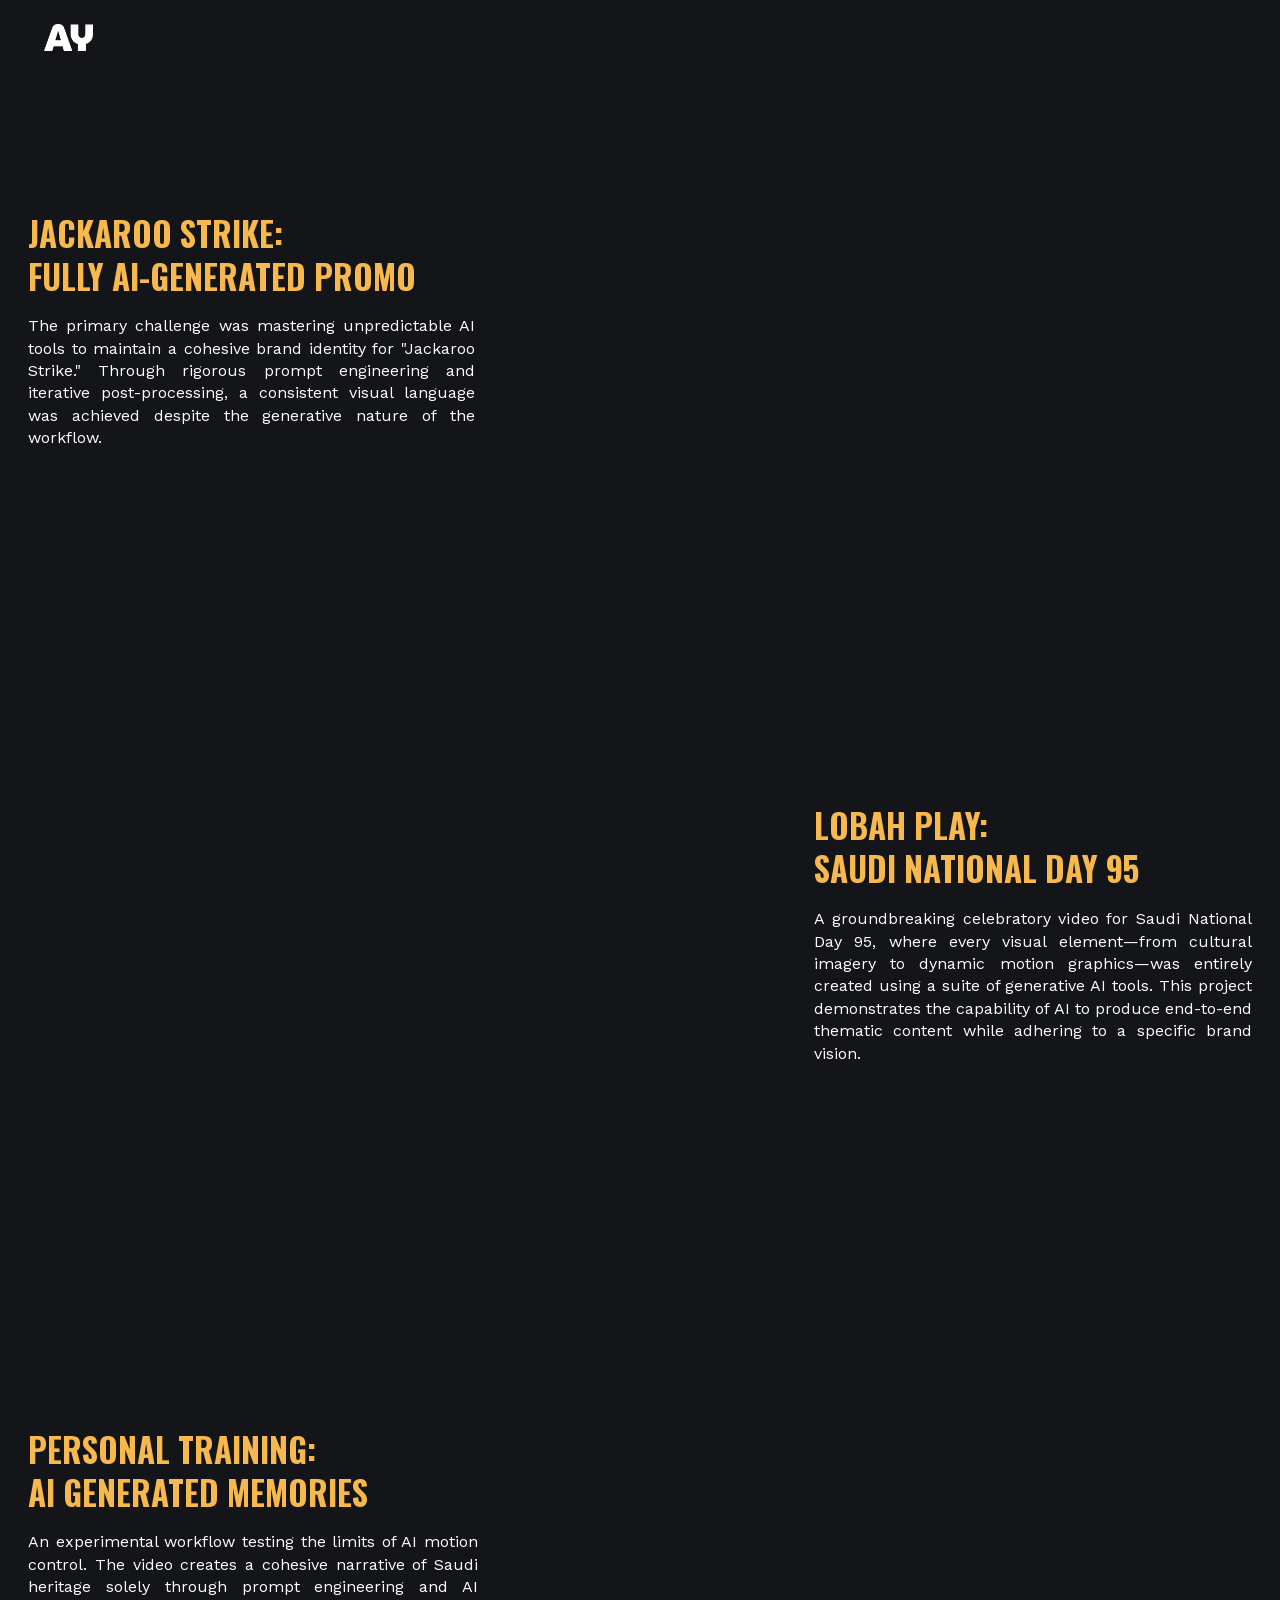
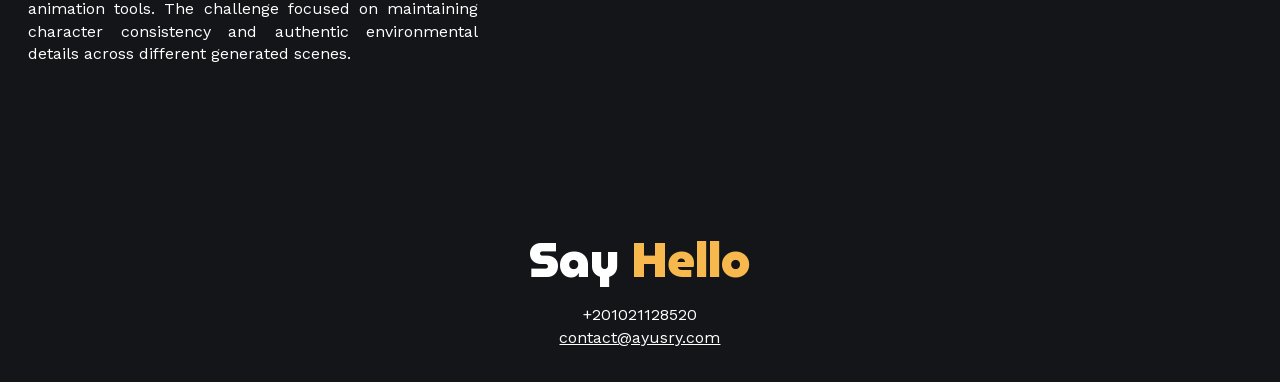
<file: generative-ai/index.html>
<!DOCTYPE html>
<html lang="en"><head><meta http-equiv="Content-Type" content="text/html; charset=UTF-8"><meta name="viewport" content="width=device-width, initial-scale=1.0"><meta name="generator" content="Hostinger Website Builder"><!--[--><title>Generative Ai | Abdulrahman Yusry</title><!----><link rel="icon" size="16x16" href="/assets/img/logo-16x16.jpg"><link rel="icon" size="32x32" href="/assets/img/logo-32x32.jpg"><link rel="icon" size="192x192" href="/assets/img/logo-192x192.jpg"><link rel="apple-touch-icon" href="/assets/img/logo-180x180.jpg"><meta content="https://ayusry.github.io/generative-ai/" property="og:url"><link rel="canonical" href="https://ayusry.github.io/generative-ai/"><meta content="Generative Ai | Abdulrahman Yusry" property="og:title"><meta name="twitter:title" content="Generative Ai | Abdulrahman Yusry"><meta content="website" property="og:type"><!----><!----><meta property="og:site_name" content="Abdulrahman Yusry"><!----><meta content="https://ayusry.github.io/assets/img/logo-1440x756.jpg" property="og:image"><meta content="https://ayusry.github.io/assets/img/logo-1440x756.jpg" name="twitter:image"><meta content="" property="og:image:alt"><meta content="" name="twitter:image:alt"><meta name="twitter:card" content="summary_large_image"><!----><link rel="preconnect"><!----><link rel="preconnect"><!----><!----><!--[--><link rel="alternate" hreflang="x-default" href="/generative-ai/"><!--]--><link href="/assets/css/fonts.css" rel="preconnect" crossorigin="true"><link href="/assets/css/fonts.css" rel="preload" as="style"><link href="/assets/css/fonts.css" rel="stylesheet" referrerpolicy="no-referrer"><!--]--><style></style><script>(function(){const postDate = null;

			const currentDate = new Date().setHours(0, 0, 0, 0);
			const postPublishDate = new Date(postDate).setHours(0, 0, 0, 0);

			if (postPublishDate && currentDate < postPublishDate) {
				window.location.replace('/');
			}
		})();</script><link rel="stylesheet" href="/assets/css/site.css">
<style>:root{--color-meteorite-dark: #2f1c6a;--color-meteorite-dark-2: #1F1346;--color-meteorite: #8c85ff;--color-meteorite-light: #d5dfff;--color-primary-dark: #5025d1;--color-primary: #673de6;--color-primary-light: #ebe4ff;--color-primary-charts: #B39EF3;--color-danger-dark: #d63163;--color-danger: #fc5185;--color-danger-light: #ffe8ef;--color-danger-charts: #FEA8C2;--color-warning-dark: #fea419;--color-warning-dark-2: #9F6000;--color-warning-charts: #FFD28C;--color-warning: #ffcd35;--color-warning-light: #fff8e2;--color-success-dark: #008361;--color-success: #00b090;--color-success-light: #def4f0;--color-dark: #1d1e20;--color-gray-dark: #36344d;--color-gray: #727586;--color-gray-border: #dadce0;--color-gray-light: #f2f3f6;--color-light: #fff;--color-azure: #357df9;--color-azure-light: #e3ebf9;--color-azure-dark: #265ab2;--color-indigo: #6366F1;--color-neutral-200: #D8DAE0}.whats-app-bubble{position:fixed;right:20px;bottom:24px;z-index:19;display:flex;cursor:pointer;border-radius:100px;box-shadow:#00000026 0 4px 12px}#wtpQualitySign_fixedCSS,#wtpQualitySign_popupCSS{bottom:10px!important}#wtpQualitySign_fixedCSS{z-index:17!important}#wtpQualitySign_popupCSS{z-index:18!important}
</style><script type="application/ld+json">{"@context":"https://schema.org/","name":"Generative Ai","url":"https://ayusry.github.io/generative-ai","image":"/assets/img/logo-1440x756.jpg","inLanguage":"en","@type":"WebPage"}</script><meta name="generator" content="Hostinger Website builder"><link rel="stylesheet" href="/assets/css/override.css">
</head>  <body> <div> <style>astro-island,astro-slot,astro-static-slot{display:contents}</style><astro-island uid="Z1XRmhV" component-export="default" client="only" opts="{&quot;name&quot;:&quot;ClientHead&quot;,&quot;value&quot;:&quot;vue&quot;}" data-v-app=""><div></div></astro-island> <astro-island uid="k0zwJ" prefix="v1" component-export="default" client="load" opts="{&quot;name&quot;:&quot;PageComponent&quot;,&quot;value&quot;:true}" await-children=""><!--[--><main style="--h1-font-size: 250px; --h1-font-style: normal; --h1-font-family: var(--font-primary); --h1-font-weight: 900; --h1-line-height: 1.2; --h1-m-font-size: 64px; --h1-letter-spacing: normal; --h1-text-transform: none; --h1-text-decoration: none; --h2-font-size: 120px; --h2-font-style: normal; --h2-font-family: var(--font-primary); --h2-font-weight: 900; --h2-line-height: 1.2; --h2-m-font-size: 36px; --h2-letter-spacing: normal; --h2-text-transform: none; --h2-text-decoration: none; --h3-font-size: 72px; --h3-font-style: normal; --h3-font-family: var(--font-primary); --h3-font-weight: 900; --h3-line-height: 1.2; --h3-m-font-size: 33px; --h3-letter-spacing: normal; --h3-text-transform: none; --h3-text-decoration: none; --h4-font-size: 48px; --h4-font-style: normal; --h4-font-family: var(--font-primary); --h4-font-weight: 900; --h4-line-height: 1.2; --h4-m-font-size: 28px; --h4-letter-spacing: normal; --h4-text-transform: none; --h4-text-decoration: none; --h5-font-size: 33px; --h5-font-style: normal; --h5-font-family: var(--font-primary); --h5-font-weight: 900; --h5-line-height: 1.2; --h5-m-font-size: 24px; --h5-letter-spacing: normal; --h5-text-transform: none; --h5-text-decoration: none; --h6-font-size: 20px; --h6-font-style: normal; --h6-font-family: var(--font-primary); --h6-font-weight: 900; --h6-line-height: 1.2; --h6-m-font-size: 20px; --h6-letter-spacing: normal; --h6-text-transform: none; --h6-text-decoration: none; --body-font-size: 16px; --body-font-style: normal; --body-font-family: var(--font-secondary); --body-font-weight: 400; --body-line-height: 1.4; --body-m-font-size: 16px; --body-letter-spacing: normal; --body-text-transform: none; --body-text-decoration: none; --font-primary: 'MuseoModerno', display; --font-secondary: 'Work Sans', sans-serif; --nav-link-color: rgb(255, 255, 255); --nav-link-font-size: 14px; --nav-link-font-style: normal; --nav-link-color-hover: rgb(247, 184, 78); --nav-link-font-family: var(--font-secondary); --nav-link-font-weight: 700; --nav-link-line-height: 1.8; --nav-link-m-font-size: 16px; --nav-link-letter-spacing: normal; --nav-link-text-transform: uppercase; --nav-link-text-decoration: none; --body-large-font-size: 18px; --body-large-font-style: normal; --body-large-font-family: var(--font-secondary); --body-large-font-weight: 400; --body-large-line-height: 1.4; --body-large-m-font-size: 18px; --body-large-letter-spacing: normal; --body-large-text-transform: none; --body-large-text-decoration: none; --body-small-font-size: 14px; --body-small-font-style: normal; --body-small-font-family: var(--font-secondary); --body-small-font-weight: 400; --body-small-line-height: 1.4; --body-small-m-font-size: 14px; --body-small-letter-spacing: normal; --body-small-text-transform: none; --body-small-text-decoration: none; --grid-button-primary-font-size: 16px; --grid-button-primary-padding-x: 40px; --grid-button-primary-padding-y: 16px; --grid-button-primary-font-color: rgb(255, 255, 255); --grid-button-primary-font-style: normal; --grid-button-primary-font-family: var(--font-secondary); --grid-button-primary-font-weight: 400; --grid-button-primary-line-height: normal; --grid-button-primary-m-font-size: 16px; --grid-button-primary-m-padding-x: 36px; --grid-button-primary-m-padding-y: 14px; --grid-button-primary-box-shadow-x: 0px; --grid-button-primary-box-shadow-y: 0px; --grid-button-primary-border-radius: 8px; --grid-button-primary-letter-spacing: normal; --grid-button-primary-text-transform: none; --grid-button-primary-box-shadow-blur: 0px; --grid-button-primary-text-decoration: none; --grid-button-primary-background-color: rgb(0, 0, 0); --grid-button-primary-box-shadow-color: rgba(0, 0, 0, 0); --grid-button-primary-box-shadow-spread: 0px; --grid-button-primary-box-shadow-x-hover: 0px; --grid-button-primary-box-shadow-y-hover: 0px; --grid-button-primary-transition-duration: 0.2s; --grid-button-primary-box-shadow-blur-hover: 0px; --grid-button-primary-background-color-hover: rgb(29, 30, 32); --grid-button-primary-box-shadow-color-hover: 0px; --grid-button-primary-box-shadow-spread-hover: 0px; --grid-button-primary-transition-timing-function: ease; --grid-button-secondary-font-size: 16px; --grid-button-secondary-padding-x: 40px; --grid-button-secondary-padding-y: 16px; --grid-button-secondary-font-color: rgb(0, 0, 0); --grid-button-secondary-font-style: normal; --grid-button-secondary-font-family: var(--font-secondary); --grid-button-secondary-font-weight: 400; --grid-button-secondary-line-height: normal; --grid-button-secondary-m-font-size: 16px; --grid-button-secondary-m-padding-x: 36px; --grid-button-secondary-m-padding-y: 14px; --grid-button-secondary-box-shadow-x: 0px; --grid-button-secondary-box-shadow-y: 0px; --grid-button-secondary-border-radius: 8px; --grid-button-secondary-letter-spacing: normal; --grid-button-secondary-text-transform: none; --grid-button-secondary-box-shadow-blur: 0px; --grid-button-secondary-text-decoration: none; --grid-button-secondary-background-color: white; --grid-button-secondary-box-shadow-color: rgba(0, 0, 0, 0); --grid-button-secondary-box-shadow-spread: 0px; --grid-button-secondary-box-shadow-x-hover: 0px; --grid-button-secondary-box-shadow-y-hover: 0px; --grid-button-secondary-transition-duration: 0.2s; --grid-button-secondary-box-shadow-blur-hover: 0px; --grid-button-secondary-background-color-hover: rgb(240, 240, 240); --grid-button-secondary-box-shadow-color-hover: 0px; --grid-button-secondary-box-shadow-spread-hover: 0px; --grid-button-secondary-transition-timing-function: ease; --e2abae00: 66px;" class="page"><!----><!----><div class="top-blocks"><!----><header class="block-header" style="--nav-link-font-family:MuseoModerno;--nav-link-font-weight:400;--nav-link-text-color:rgb(255, 255, 255);--nav-link-text-color-hover:rgb(247, 184, 78);--header-height-mobile:66px;--width:1240px;--padding-top:24px;--padding:24px 16px 24px 16px;--padding-right:16px;--padding-bottom:24px;--padding-left:16px;--m-padding-top:24px;--m-padding:24px 16px 24px 16px;--m-padding-right:16px;--m-padding-bottom:24px;--m-padding-left:16px;--logo-width:49px;--cartIconSize:24px;--link-spacing:40px;--m-logo-width:32px;--m-link-spacing:20px;--element-spacing:64px;--contrastBackgroundColor:rgb(48, 50, 57);--background-color:rgb(20, 21, 24);" backgroundcolorcontrast="rgb(48, 50, 57)" height="75" is-in-preview-mode="false" is-preview-mobile-view="false" data-v-6a88bed3=""><div class="background" style="--background-color:transparent;" data-v-6a88bed3=""></div><!--[--><div class="block-header-layout-desktop block-header-layout-desktop--desktop-3" style="--7708d8d2:min-content auto ;--a54fb50e:0px;" data-v-a07a4ffe=""><!--[--><a class="block-header-logo block-header__logo" href="/" data-v-6a88bed3="" style="--0c1b1e60:49px;--5d79b3cd:27px;--21476ca4:24px;--43ce6f65:24;--dff81636:400;--653c9bff:32px;--2887ea0e:18px;--669f3aa2:24px;" data-v-4ae1c879=""><img class="block-header-logo__image" src="/assets/img/logo.png" alt="Abdulrahman Yusry logo" data-v-4ae1c879="" data-qa="builder-siteheader-img-logo"></a><!--]--><!--[--><nav class="block-header__nav" data-v-6a88bed3=""><ul class="block-header__nav-links" data-v-6a88bed3="" data-qa="builder-siteheader-emptyspace"><!--[--><!--]--></ul></nav><!--]--><div class="block-header-layout-desktop__right-side" data-v-a07a4ffe=""><!--[--><!--]--><!--[--><!--]--><!--[--><!--]--><!--[--><!--]--></div></div><div class="block-header-layout-mobile block-header-layout-mobile--mobile-1" style="--7708d8d2:min-content auto ;--a54fb50e:0px;" data-v-a07a4ffe=""><!--[--><a class="block-header-logo block-header__logo" href="/" data-v-6a88bed3="" style="--0c1b1e60:49px;--5d79b3cd:27px;--21476ca4:24px;--43ce6f65:24;--dff81636:400;--653c9bff:32px;--2887ea0e:18px;--669f3aa2:24px;" data-v-4ae1c879=""><img class="block-header-logo__image" src="/assets/img/logo.png" alt="Abdulrahman Yusry logo" data-v-4ae1c879="" data-qa="builder-siteheader-img-logo"></a><!--]--><!--[--><!--]--><!--[--><!--]--><div class="block-header-layout-mobile__dropdown--link-align-right block-header-layout-mobile__dropdown" data-v-a07a4ffe=""><!--[--><nav class="block-header__nav" data-v-6a88bed3=""><ul class="block-header__nav-links" data-v-6a88bed3="" data-qa="builder-siteheader-emptyspace"><!--[--><!--]--></ul></nav><!--]--><!--[--><!--]--><!--[--><!--]--><!--[--><!--]--></div></div><!--]--></header></div><div class="page__blocks"><!--[--><section id="zknA6H" class="block block--desktop-first-visible block--mobile-first-visible" style="--header-height: 75px; --header-height-mobile: 75px; --block-padding-top: 16px; --block-padding: 16px 0 16px 0; --block-padding-right: 0; --block-padding-bottom: 16px; --block-padding-left: 0; --m-block-padding: 16px;" data-v-d87a02d1="" data-qa="block"><div class="block-background transition-with-bg" data-v-d87a02d1="" style="--21fe064a: rgb(20, 21, 24); --38b011f4: 50%; --354660b6: 0%; --6b53147f: 50%; --bf4a5566: center; --487662d8: false;"><!----><!----><!----></div><div class="block-layout block-layout--layout" style="--m-grid-template-rows:11.11111111111111vw 55.55555555555556vw 11.666666666666666vw auto 87px;--t-grid-template-rows:minmax(40px, auto) minmax(200px, auto) minmax(42px, auto) minmax(259px, auto) 1fr;--small-desktop-grid-template-rows:7.271241830065359vw 4.084967320261438vw auto 4.003267973856209vw 109px;--grid-template-rows:minmax(89px, auto) minmax(50px, auto) minmax(236px, auto) minmax(49px, auto) 1fr;--m-grid-template-columns:100%;--grid-template-columns:36.51960784313725% 13.970588235294118% 49.50980392156863%;--m-block-min-height:auto;--t-block-min-height:628px;--small-desktop-block-min-height:auto;--block-min-height:533px;--cf684206:1224px;--1b0ec2ff:360px;--b11075fe:0 4.444444444444445vw;--5a2609c5:0 16px;" data-v-d87a02d1=""><!--[--><!--[--><div class="layout-element layout-element--layout layout-element transition transition--scale" style="--text:justify;--align:flex-start;--m-text:center;--justify:flex-start;--m-element-margin:0 0 16px 0;--z-index:1;--grid-row:3/4;--grid-column:1/2;--m-grid-row:4/5;--m-grid-column:1/2;--7c3810b2:236px;--36d4e892:259px;" data-v-4edbe80f="" data-qa="layout-element-wrapper:zlenn2" data-animation-state="active"><!--[--><!----><!----><!----><!----><!----><div class="text-box layout-element__component layout-element__component--GridTextBox" id="zlenN2" data-v-4edbe80f="" style="--54285089:normal;--6191828b:normal;" data-qa="gridtextbox:zlenn2"><h5 dir="auto" style="color: rgb(247, 184, 78)"><span style="font-family: Oswald; font-weight: 700">JACKAROO STRIKE:</span><br><span style="font-family: Oswald; font-weight: 700">FULLY AI-GENERATED PROMO</span></h5><p dir="auto" style="color: rgb(255, 255, 255)" class="body">The primary challenge was mastering unpredictable AI tools to maintain a cohesive brand identity for "Jackaroo Strike." Through rigorous prompt engineering and iterative post-processing, a consistent visual language was achieved despite the generative nature of the workflow.</p></div><!----><!----><!----><!----><!----><!----><!----><!----><!----><!--[--><!--]--><!--]--></div><div class="layout-element layout-element--layout layout-element transition transition--scale" style="--align:center;--justify:center;--m-element-margin:0 0 16px 0;--z-index:2;--grid-row:2/5;--grid-column:3/4;--m-grid-row:2/3;--m-grid-column:1/2;--7c3810b2:335px;--36d4e892:200px;" data-v-4edbe80f="" data-qa="layout-element-wrapper:zabfug" data-animation-state="active"><!--[--><!----><!----><!----><!----><div class="video layout-element__component layout-element__component--GridVideo" id="zABFUg" data-v-4edbe80f="" style="--2a786ff8: transparent;" data-v-35a8f1ad="" data-qa="gridvideo:zabfug"><iframe loading="lazy" data-v-35a8f1ad="" src="https://player.vimeo.com/video/1145762877?autoplay=0&amp;loop=1&amp;muted=1&amp;title=0&amp;byline=0&amp;portrait=0&amp;dnt=1" class="video__frame" allow="accelerometer; autoplay; encrypted-media; gyroscope; picture-in-picture" allowfullscreen="" width="100%" height="100%" data-qa="builder-element-video-iframe"></iframe></div><!----><!----><!----><!----><!----><!----><!----><!----><!----><!----><!--[--><!--]--><!--]--></div><!--]--><!--]--></div><!----><!----><!----><!----><!----><!----><!----></section><section id="zmMTuc" class="block" style="--block-padding-top:16px;--block-padding:16px 0 16px 0;--block-padding-right:0;--block-padding-bottom:16px;--block-padding-left:0;--m-block-padding:16px;" data-v-d87a02d1="" data-qa="block"><div class="block-background transition-with-bg" data-v-d87a02d1="" style="--21fe064a: rgb(20, 21, 24); --38b011f4: 50%; --354660b6: 0%; --6b53147f: 50%; --bf4a5566: center; --487662d8: false;"><!----><!----><!----></div><div class="block-layout block-layout--layout" style="--m-grid-template-rows:11.11111111111111vw 55.55555555555556vw 11.11111111111111vw auto 96px;--t-grid-template-rows:minmax(40px, auto) minmax(200px, auto) minmax(40px, auto) minmax(305px, auto) 1fr;--small-desktop-grid-template-rows:13.071895424836601vw 3.104575163398693vw auto 3.104575163398693vw 172px;--grid-template-rows:minmax(160px, auto) minmax(38px, auto) minmax(259px, auto) minmax(38px, auto) 1fr;--m-grid-template-columns:3.353658536585366% 92.98780487804879% 3.6585365853658534%;--grid-template-columns:49.50980392156863% 14.705882352941178% 35.78431372549019%;--m-block-min-height:auto;--t-block-min-height:681px;--small-desktop-block-min-height:auto;--block-min-height:667px;--cf684206:1224px;--1b0ec2ff:360px;--b11075fe:0 4.444444444444445vw;--5a2609c5:0 16px;" data-v-d87a02d1=""><!--[--><!--[--><div class="layout-element layout-element--layout layout-element transition transition--scale" style="--text:justify;--align:flex-start;--m-text:center;--justify:flex-start;--m-element-margin:0 0 16px 0;--z-index:1;--grid-row:3/4;--grid-column:3/4;--m-grid-row:4/5;--m-grid-column:2/3;--7c3810b2:259px;--36d4e892:305px;" data-v-4edbe80f="" data-qa="layout-element-wrapper:zyhl7t" data-animation-state="active"><!--[--><!----><!----><!----><!----><!----><div class="text-box layout-element__component layout-element__component--GridTextBox" id="zYHL7T" data-v-4edbe80f="" style="--54285089:normal;--6191828b:normal;" data-qa="gridtextbox:zyhl7t"><h5 dir="auto" style="color: rgb(247, 184, 78); margin-bottom: 17px"><span style="font-family: Oswald; font-weight: 700">LOBAH PLAY:</span><br><span style="font-family: Oswald; font-weight: 700">SAUDI NATIONAL DAY 95</span></h5><p dir="auto" style="color: rgb(255, 255, 255)" class="body">A groundbreaking celebratory video for Saudi National Day 95, where every visual element—from cultural imagery to dynamic motion graphics—was entirely created using a suite of generative AI tools. This project demonstrates the capability of AI to produce end-to-end thematic content while adhering to a specific brand vision.</p></div><!----><!----><!----><!----><!----><!----><!----><!----><!----><!--[--><!--]--><!--]--></div><div class="layout-element layout-element--layout layout-element transition transition--scale" style="--align:center;--justify:center;--m-element-margin:0 0 16px 0;--z-index:2;--grid-row:2/5;--grid-column:1/2;--m-grid-row:2/3;--m-grid-column:1/4;--7c3810b2:335px;--36d4e892:200px;" data-v-4edbe80f="" data-qa="layout-element-wrapper:zhr7oy" data-animation-state="active"><!--[--><!----><!----><!----><!----><div class="video layout-element__component layout-element__component--GridVideo" id="zhR7OY" data-v-4edbe80f="" style="--2a786ff8: transparent;" data-v-35a8f1ad="" data-qa="gridvideo:zhr7oy"><iframe loading="lazy" data-v-35a8f1ad="" src="https://player.vimeo.com/video/1145760756?autoplay=0&amp;loop=1&amp;muted=1&amp;title=0&amp;byline=0&amp;portrait=0&amp;dnt=1" class="video__frame" allow="accelerometer; autoplay; encrypted-media; gyroscope; picture-in-picture" allowfullscreen="" width="100%" height="100%" data-qa="builder-element-video-iframe"></iframe></div><!----><!----><!----><!----><!----><!----><!----><!----><!----><!----><!--[--><!--]--><!--]--></div><!--]--><!--]--></div><!----><!----><!----><!----><!----><!----><!----></section><section id="zieWNI" class="block" style="--block-padding-top:16px;--block-padding:16px 0 16px 0;--block-padding-right:0;--block-padding-bottom:16px;--block-padding-left:0;--m-block-padding:16px;" data-v-d87a02d1="" data-qa="block"><div class="block-background transition-with-bg" data-v-d87a02d1="" style="--21fe064a: rgb(20, 21, 24); --38b011f4: 50%; --354660b6: 0%; --6b53147f: 50%; --bf4a5566: center; --487662d8: false;"><!----><!----><!----></div><div class="block-layout block-layout--layout" style="--m-grid-template-rows:11.11111111111111vw 55.55555555555556vw 11.11111111111111vw auto 48px;--t-grid-template-rows:minmax(40px, auto) minmax(200px, auto) minmax(40px, auto) minmax(281px, auto) 1fr;--small-desktop-grid-template-rows:8.57843137254902vw 4.084967320261438vw auto 4.003267973856209vw 90px;--grid-template-rows:minmax(105px, auto) minmax(50px, auto) minmax(236px, auto) minmax(49px, auto) 1fr;--m-grid-template-columns:3.353658536585366% 92.98780487804879% 3.6585365853658534%;--grid-template-columns:36.76470588235294% 13.725490196078432% 49.50980392156863%;--m-block-min-height:auto;--t-block-min-height:609px;--small-desktop-block-min-height:auto;--block-min-height:530px;--cf684206:1224px;--1b0ec2ff:360px;--b11075fe:0 4.444444444444445vw;--5a2609c5:0 16px;" data-v-d87a02d1=""><!--[--><!--[--><div class="layout-element layout-element--layout layout-element transition transition--scale" style="--text:justify;--align:flex-start;--m-text:center;--justify:flex-start;--m-element-margin:0 0 16px 0;--z-index:1;--grid-row:3/4;--grid-column:1/2;--m-grid-row:4/5;--m-grid-column:2/3;--7c3810b2:236px;--36d4e892:281px;" data-v-4edbe80f="" data-qa="layout-element-wrapper:z19axu" data-animation-state="active"><!--[--><!----><!----><!----><!----><!----><div class="text-box layout-element__component layout-element__component--GridTextBox" id="z19Axu" data-v-4edbe80f="" style="--54285089:normal;--6191828b:normal;" data-qa="gridtextbox:z19axu"><h5 dir="auto" style="color: rgb(247, 184, 78)"><span style="font-family: Oswald; font-weight: 700">PERSONAL TRAINING:</span><br><span style="font-family: Oswald; font-weight: 700">AI GENERATED MEMORIES</span></h5><p dir="auto" style="color: rgb(255, 255, 255)" class="body">An experimental workflow testing the limits of AI motion control. The video creates a cohesive narrative of Saudi heritage solely through prompt engineering and AI animation tools. The challenge focused on maintaining character consistency and authentic environmental details across different generated scenes.</p></div><!----><!----><!----><!----><!----><!----><!----><!----><!----><!--[--><!--]--><!--]--></div><div class="layout-element layout-element--layout layout-element transition transition--scale" style="--align:center;--justify:center;--m-element-margin:0 0 16px 0;--z-index:2;--grid-row:2/5;--grid-column:3/4;--m-grid-row:2/3;--m-grid-column:1/4;--7c3810b2:335px;--36d4e892:200px;" data-v-4edbe80f="" data-qa="layout-element-wrapper:zpcz7p" data-animation-state="active"><!--[--><!----><!----><!----><!----><div class="video layout-element__component layout-element__component--GridVideo" id="zpCz7p" data-v-4edbe80f="" style="--2a786ff8: transparent;" data-v-35a8f1ad="" data-qa="gridvideo:zpcz7p"><iframe loading="lazy" data-v-35a8f1ad="" src="https://player.vimeo.com/video/1145764426?autoplay=0&amp;loop=1&amp;muted=1&amp;title=0&amp;byline=0&amp;portrait=0&amp;dnt=1" class="video__frame" allow="accelerometer; autoplay; encrypted-media; gyroscope; picture-in-picture" allowfullscreen="" width="100%" height="100%" data-qa="builder-element-video-iframe"></iframe></div><!----><!----><!----><!----><!----><!----><!----><!----><!----><!----><!--[--><!--]--><!--]--></div><!--]--><!--]--></div><!----><!----><!----><!----><!----><!----><!----></section><section id="zp1EXa" class="block block--footer" style="--cols:12;--rows:7;--width:1224px;--m-rows:1;--col-gap:24px;--row-gap:16px;--row-size:48px;--column-gap:24px;--block-padding-top:16px;--block-padding:16px 0 16px 0;--block-padding-right:0;--block-padding-bottom:16px;--block-padding-left:0;--m-block-padding:40px 16px 40px 16px;" data-v-d87a02d1="" data-qa="block"><div class="block-background transition-with-bg" data-v-d87a02d1="" style="--21fe064a: rgb(20, 21, 24); --38b011f4: 50%; --354660b6: 0%; --6b53147f: 50%; --bf4a5566: center; --487662d8: false;"><!----><!----><!----></div><div class="block-layout block-layout--layout" style="--m-grid-template-rows:9.722222222222221vw auto 4.444444444444445vw auto 42px;--t-grid-template-rows:minmax(35px, auto) minmax(40px, auto) minmax(16px, auto) minmax(45px, auto) 1fr;--small-desktop-grid-template-rows:1.9607843137254901vw auto 1.0620915032679739vw auto 33px;--grid-template-rows:minmax(24px, auto) minmax(62px, auto) minmax(13px, auto) minmax(45px, auto) 1fr;--m-grid-template-columns:1.2195121951219512% 97.2560975609756% 1.524390243902439%;--grid-template-columns:33.98692810457516% 32.02614379084967% 33.98692810457516%;--m-block-min-height:auto;--t-block-min-height:178px;--small-desktop-block-min-height:auto;--block-min-height:177px;--cf684206:1224px;--1b0ec2ff:360px;--b11075fe:0 4.444444444444445vw;--5a2609c5:0 16px;" data-v-d87a02d1=""><!--[--><!--[--><div class="layout-element layout-element--layout layout-element transition transition--scale" style="--text:center;--align:flex-start;--justify:center;--m-element-margin:0 0 16px 0;--z-index:1;--grid-row:2/3;--grid-column:1/4;--m-grid-row:2/3;--m-grid-column:2/3;--7c3810b2:62px;--36d4e892:40px;" data-v-4edbe80f="" data-qa="layout-element-wrapper:z46yag" data-animation-state="active"><!--[--><!----><!----><!----><!----><!----><div class="text-box layout-element__component layout-element__component--GridTextBox" id="z46YaG" data-v-4edbe80f="" style="--54285089:break-spaces;--6191828b:break-spaces;" data-qa="gridtextbox:z46yag"><h3 dir="auto" style="color: rgb(255, 255, 255); --lineHeightDesktop: 1.3; --fontSizeDesktop: 48px">Say <span style="color: rgb(247, 184, 78)">Hello</span></h3></div><!----><!----><!----><!----><!----><!----><!----><!----><!----><!--[--><!--]--><!--]--></div><div class="layout-element layout-element--layout layout-element transition transition--scale" style="--text:center;--align:flex-start;--justify:flex-start;--m-element-margin:0 0 32px 0;--z-index:2;--grid-row:4/5;--grid-column:2/3;--m-grid-row:4/5;--m-grid-column:2/3;--7c3810b2:45px;--36d4e892:45px;" data-v-4edbe80f="" data-qa="layout-element-wrapper:z3iau6" data-animation-state="active"><!--[--><!----><!----><!----><!----><!----><div class="text-box layout-element__component layout-element__component--GridTextBox" id="z3iau6" data-v-4edbe80f="" style="--54285089:break-spaces;--6191828b:break-spaces;" data-qa="gridtextbox:z3iau6"><p dir="auto" style="color: rgb(255, 255, 255)" class="body">+201021128520<br><u><a target="_self" rel="" href="mailto:contact@ayusry.com" style="text-decoration: none;" data-page-id="">contact@ayusry.com</a></u></p></div><!----><!----><!----><!----><!----><!----><!----><!----><!----><!--[--><!--]--><!--]--></div><!--]--><!--]--></div><!----><!----><!----><!----><!----><!----><!----></section><!--]--></div><!----><!----><!----></main><!----><!----><!--]--></astro-island> <astro-island uid="Z1wWYFz" component-export="default" client="only" opts="{&quot;name&quot;:&quot;Integrations&quot;,&quot;value&quot;:&quot;vue&quot;}" data-v-app=""><div><!----></div></astro-island> </div>   <script src="/assets/js/site.js" defer></script>
</body></html>
</file>
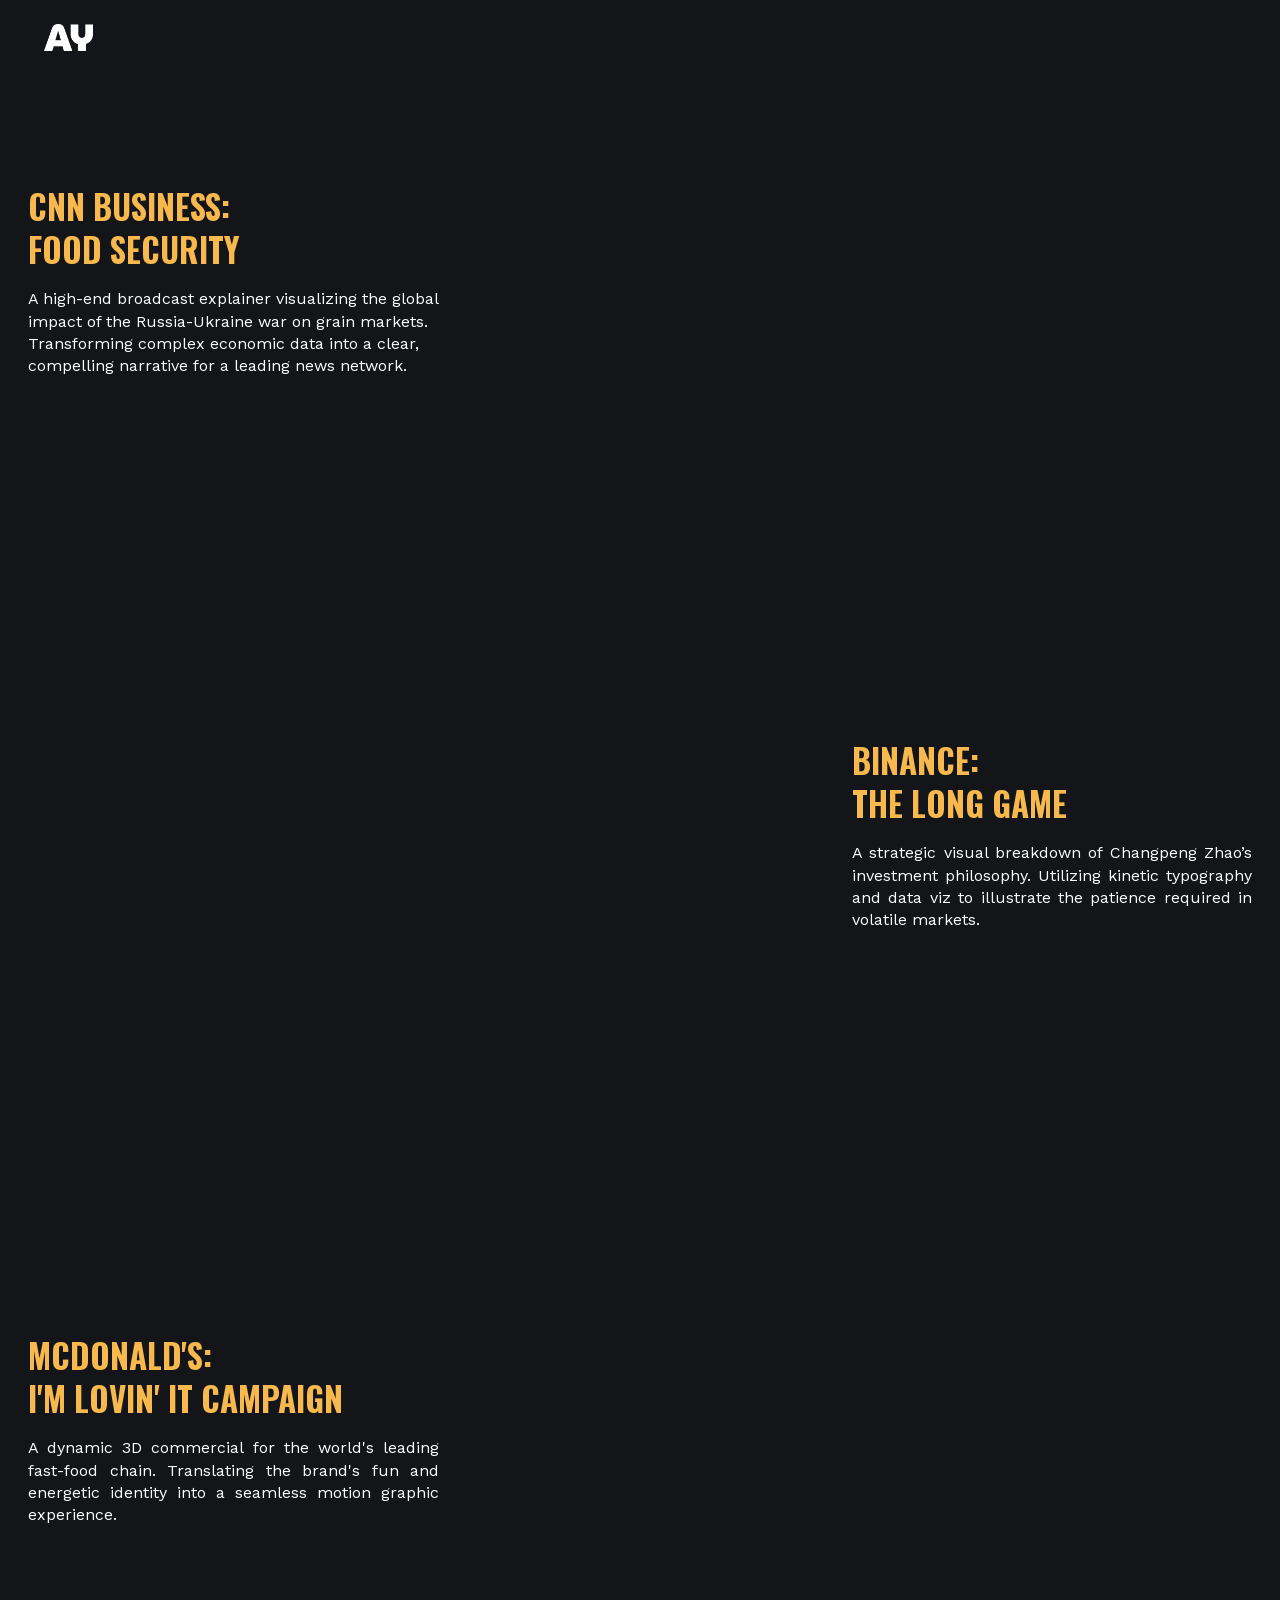
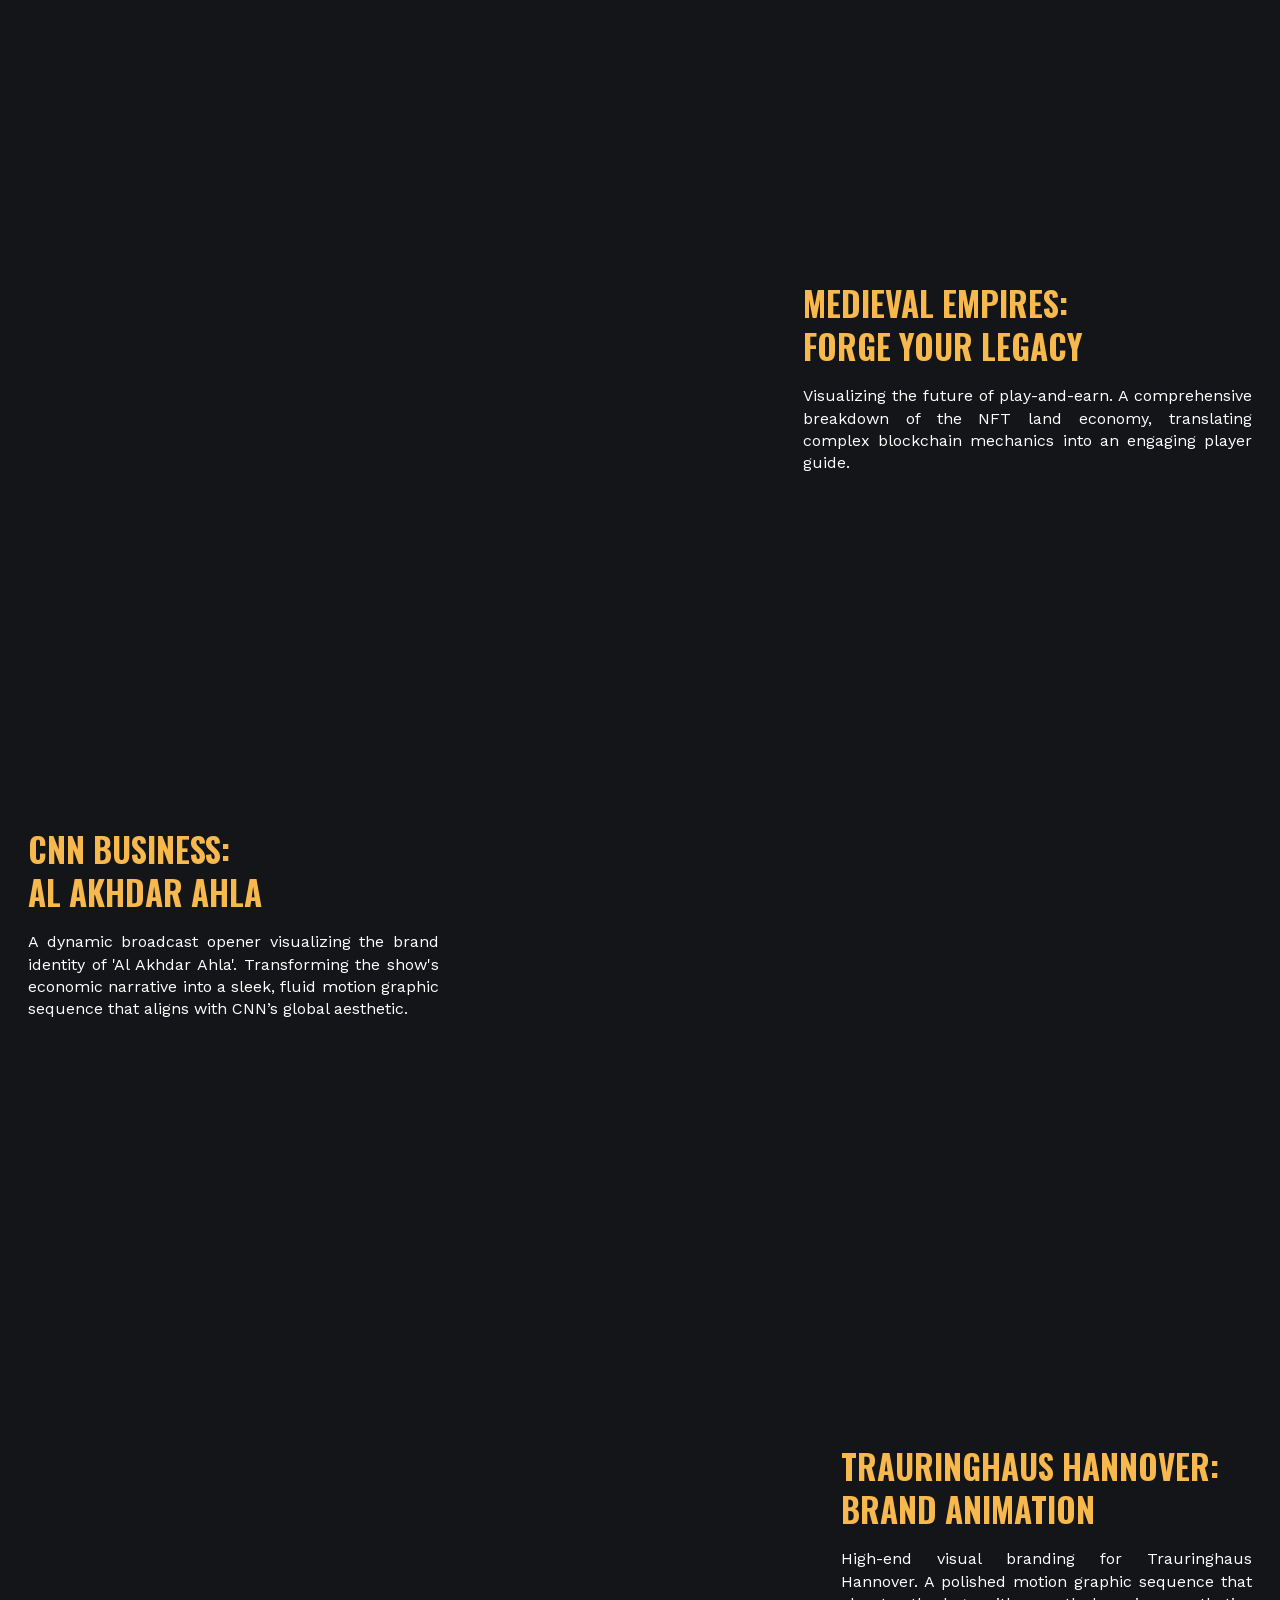
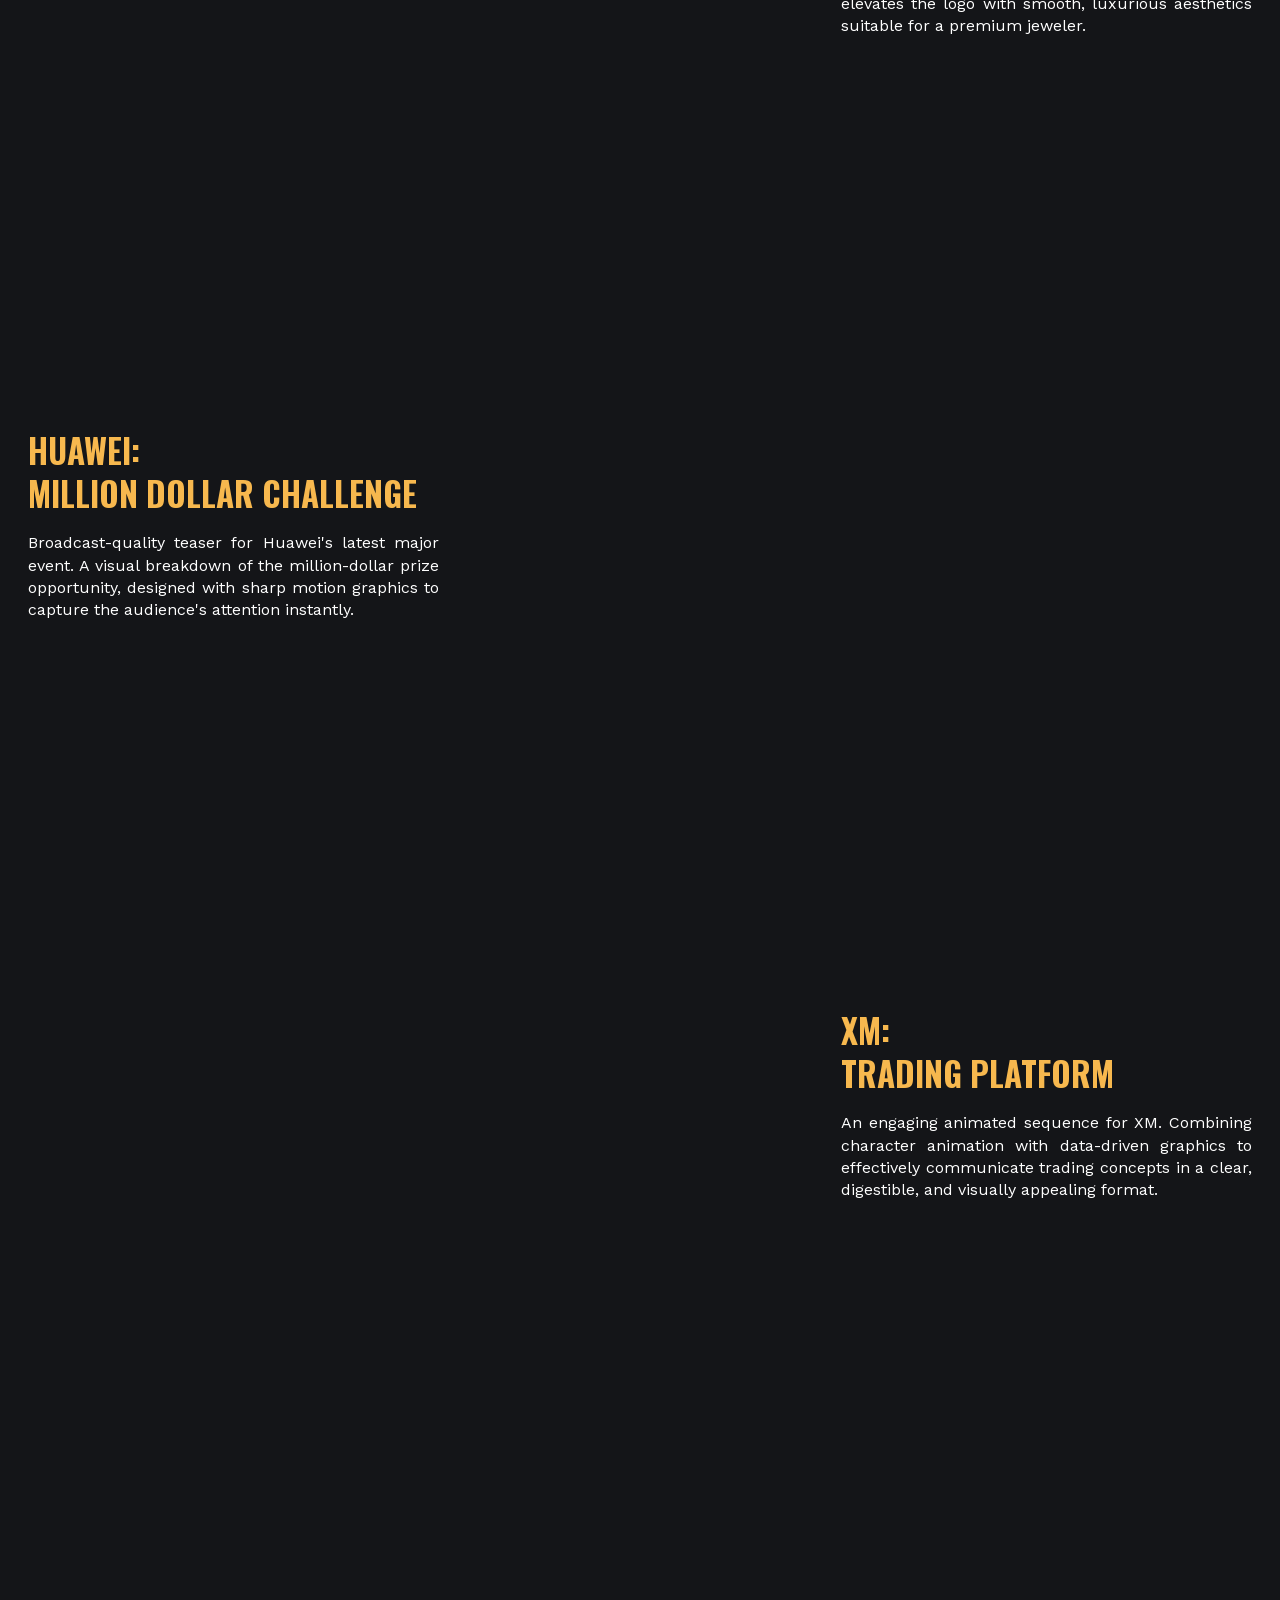
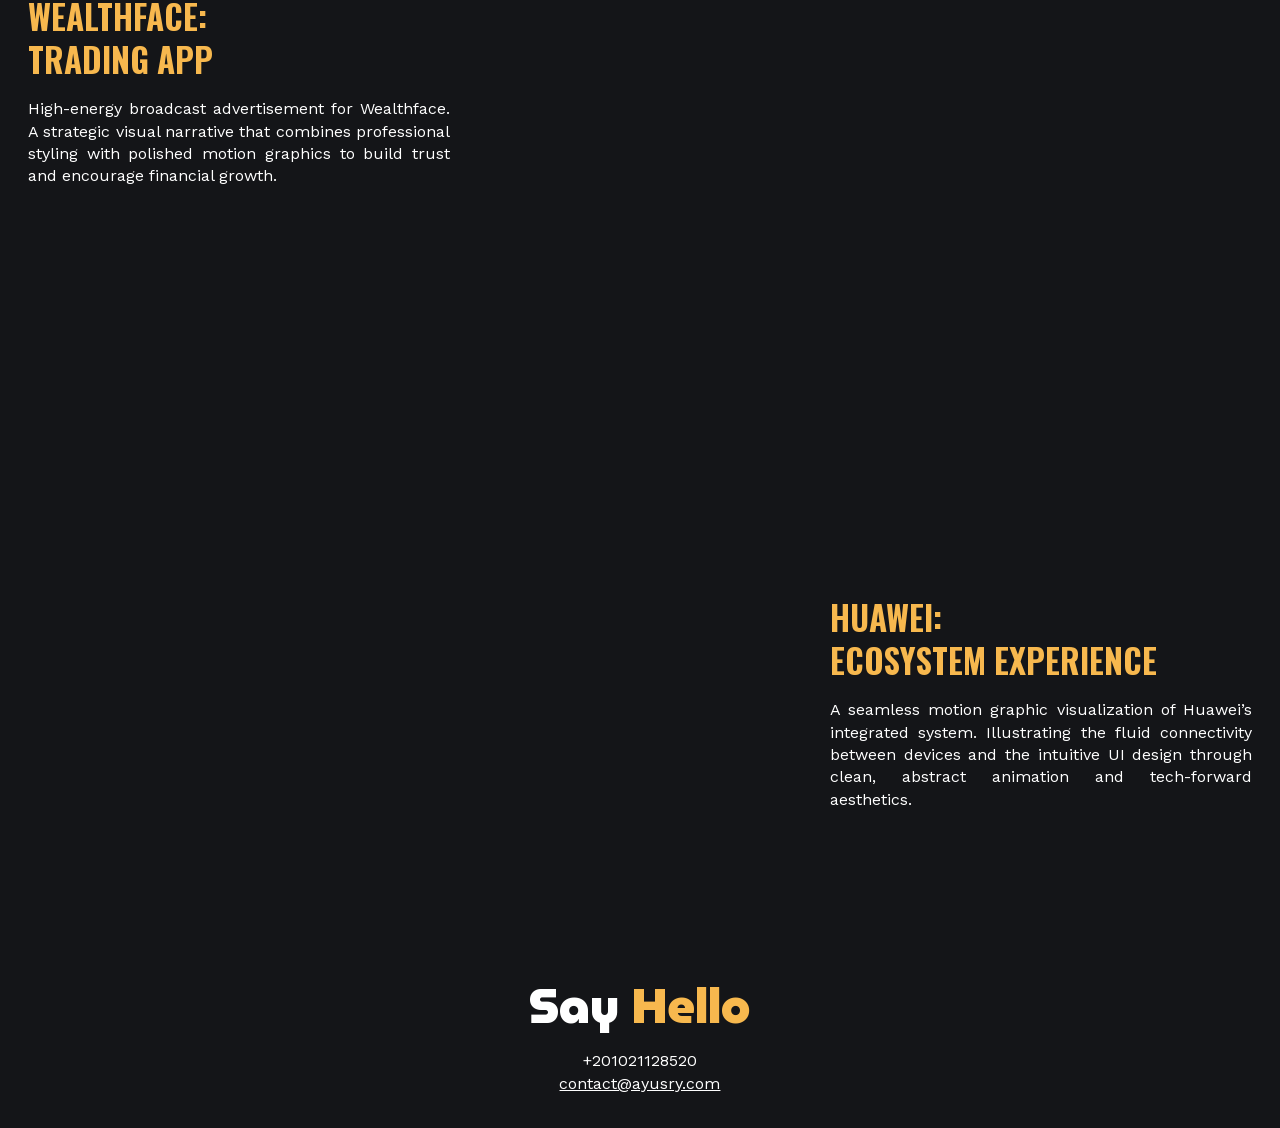
<file: motion-graphics/index.html>
<!DOCTYPE html>
<html lang="en"><head><meta http-equiv="Content-Type" content="text/html; charset=UTF-8"><meta name="viewport" content="width=device-width, initial-scale=1.0"><meta name="generator" content="Hostinger Website Builder"><!--[--><title>Motion Graphics | Abdulrahman Yusry</title><!----><link rel="icon" size="16x16" href="/assets/img/logo-16x16.jpg"><link rel="icon" size="32x32" href="/assets/img/logo-32x32.jpg"><link rel="icon" size="192x192" href="/assets/img/logo-192x192.jpg"><link rel="apple-touch-icon" href="/assets/img/logo-180x180.jpg"><meta content="https://ayusry.github.io/motion-graphics/" property="og:url"><link rel="canonical" href="https://ayusry.github.io/motion-graphics/"><meta content="Motion Graphics | Abdulrahman Yusry" property="og:title"><meta name="twitter:title" content="Motion Graphics | Abdulrahman Yusry"><meta content="website" property="og:type"><!----><!----><meta property="og:site_name" content="Abdulrahman Yusry"><!----><meta content="https://ayusry.github.io/assets/img/logo-1440x756.jpg" property="og:image"><meta content="https://ayusry.github.io/assets/img/logo-1440x756.jpg" name="twitter:image"><meta content="" property="og:image:alt"><meta content="" name="twitter:image:alt"><meta name="twitter:card" content="summary_large_image"><!----><link rel="preconnect"><!----><link rel="preconnect"><!----><!----><!--[--><link rel="alternate" hreflang="x-default" href="/motion-graphics/"><!--]--><link href="/assets/css/fonts.css" rel="preconnect" crossorigin="true"><link href="/assets/css/fonts.css" rel="preload" as="style"><link href="/assets/css/fonts.css" rel="stylesheet" referrerpolicy="no-referrer"><!--]--><style></style><script>(function(){const postDate = null;

			const currentDate = new Date().setHours(0, 0, 0, 0);
			const postPublishDate = new Date(postDate).setHours(0, 0, 0, 0);

			if (postPublishDate && currentDate < postPublishDate) {
				window.location.replace('/');
			}
		})();</script><link rel="stylesheet" href="/assets/css/site.css">
<style>:root{--color-meteorite-dark: #2f1c6a;--color-meteorite-dark-2: #1F1346;--color-meteorite: #8c85ff;--color-meteorite-light: #d5dfff;--color-primary-dark: #5025d1;--color-primary: #673de6;--color-primary-light: #ebe4ff;--color-primary-charts: #B39EF3;--color-danger-dark: #d63163;--color-danger: #fc5185;--color-danger-light: #ffe8ef;--color-danger-charts: #FEA8C2;--color-warning-dark: #fea419;--color-warning-dark-2: #9F6000;--color-warning-charts: #FFD28C;--color-warning: #ffcd35;--color-warning-light: #fff8e2;--color-success-dark: #008361;--color-success: #00b090;--color-success-light: #def4f0;--color-dark: #1d1e20;--color-gray-dark: #36344d;--color-gray: #727586;--color-gray-border: #dadce0;--color-gray-light: #f2f3f6;--color-light: #fff;--color-azure: #357df9;--color-azure-light: #e3ebf9;--color-azure-dark: #265ab2;--color-indigo: #6366F1;--color-neutral-200: #D8DAE0}.whats-app-bubble{position:fixed;right:20px;bottom:24px;z-index:19;display:flex;cursor:pointer;border-radius:100px;box-shadow:#00000026 0 4px 12px}#wtpQualitySign_fixedCSS,#wtpQualitySign_popupCSS{bottom:10px!important}#wtpQualitySign_fixedCSS{z-index:17!important}#wtpQualitySign_popupCSS{z-index:18!important}
</style><script type="application/ld+json">{"@context":"https://schema.org/","name":"Motion Graphics","url":"https://ayusry.github.io/motion-graphics","image":"/assets/img/logo-1440x756.jpg","inLanguage":"en","@type":"WebPage"}</script><meta name="generator" content="Hostinger Website builder"><link rel="stylesheet" href="/assets/css/override.css">
</head>  <body> <div> <style>astro-island,astro-slot,astro-static-slot{display:contents}</style><astro-island uid="TnaQM" component-export="default" client="only" opts="{&quot;name&quot;:&quot;ClientHead&quot;,&quot;value&quot;:&quot;vue&quot;}" data-v-app=""><div></div></astro-island> <astro-island uid="ZpdokR" prefix="v1" component-export="default" client="load" opts="{&quot;name&quot;:&quot;PageComponent&quot;,&quot;value&quot;:true}" await-children=""><!--[--><main style="--h1-font-size: 250px; --h1-font-style: normal; --h1-font-family: var(--font-primary); --h1-font-weight: 900; --h1-line-height: 1.2; --h1-m-font-size: 64px; --h1-letter-spacing: normal; --h1-text-transform: none; --h1-text-decoration: none; --h2-font-size: 120px; --h2-font-style: normal; --h2-font-family: var(--font-primary); --h2-font-weight: 900; --h2-line-height: 1.2; --h2-m-font-size: 36px; --h2-letter-spacing: normal; --h2-text-transform: none; --h2-text-decoration: none; --h3-font-size: 72px; --h3-font-style: normal; --h3-font-family: var(--font-primary); --h3-font-weight: 900; --h3-line-height: 1.2; --h3-m-font-size: 33px; --h3-letter-spacing: normal; --h3-text-transform: none; --h3-text-decoration: none; --h4-font-size: 48px; --h4-font-style: normal; --h4-font-family: var(--font-primary); --h4-font-weight: 900; --h4-line-height: 1.2; --h4-m-font-size: 28px; --h4-letter-spacing: normal; --h4-text-transform: none; --h4-text-decoration: none; --h5-font-size: 33px; --h5-font-style: normal; --h5-font-family: var(--font-primary); --h5-font-weight: 900; --h5-line-height: 1.2; --h5-m-font-size: 24px; --h5-letter-spacing: normal; --h5-text-transform: none; --h5-text-decoration: none; --h6-font-size: 20px; --h6-font-style: normal; --h6-font-family: var(--font-primary); --h6-font-weight: 900; --h6-line-height: 1.2; --h6-m-font-size: 20px; --h6-letter-spacing: normal; --h6-text-transform: none; --h6-text-decoration: none; --body-font-size: 16px; --body-font-style: normal; --body-font-family: var(--font-secondary); --body-font-weight: 400; --body-line-height: 1.4; --body-m-font-size: 16px; --body-letter-spacing: normal; --body-text-transform: none; --body-text-decoration: none; --font-primary: 'MuseoModerno', display; --font-secondary: 'Work Sans', sans-serif; --nav-link-color: rgb(255, 255, 255); --nav-link-font-size: 14px; --nav-link-font-style: normal; --nav-link-color-hover: rgb(247, 184, 78); --nav-link-font-family: var(--font-secondary); --nav-link-font-weight: 700; --nav-link-line-height: 1.8; --nav-link-m-font-size: 16px; --nav-link-letter-spacing: normal; --nav-link-text-transform: uppercase; --nav-link-text-decoration: none; --body-large-font-size: 18px; --body-large-font-style: normal; --body-large-font-family: var(--font-secondary); --body-large-font-weight: 400; --body-large-line-height: 1.4; --body-large-m-font-size: 18px; --body-large-letter-spacing: normal; --body-large-text-transform: none; --body-large-text-decoration: none; --body-small-font-size: 14px; --body-small-font-style: normal; --body-small-font-family: var(--font-secondary); --body-small-font-weight: 400; --body-small-line-height: 1.4; --body-small-m-font-size: 14px; --body-small-letter-spacing: normal; --body-small-text-transform: none; --body-small-text-decoration: none; --grid-button-primary-font-size: 16px; --grid-button-primary-padding-x: 40px; --grid-button-primary-padding-y: 16px; --grid-button-primary-font-color: rgb(255, 255, 255); --grid-button-primary-font-style: normal; --grid-button-primary-font-family: var(--font-secondary); --grid-button-primary-font-weight: 400; --grid-button-primary-line-height: normal; --grid-button-primary-m-font-size: 16px; --grid-button-primary-m-padding-x: 36px; --grid-button-primary-m-padding-y: 14px; --grid-button-primary-box-shadow-x: 0px; --grid-button-primary-box-shadow-y: 0px; --grid-button-primary-border-radius: 8px; --grid-button-primary-letter-spacing: normal; --grid-button-primary-text-transform: none; --grid-button-primary-box-shadow-blur: 0px; --grid-button-primary-text-decoration: none; --grid-button-primary-background-color: rgb(0, 0, 0); --grid-button-primary-box-shadow-color: rgba(0, 0, 0, 0); --grid-button-primary-box-shadow-spread: 0px; --grid-button-primary-box-shadow-x-hover: 0px; --grid-button-primary-box-shadow-y-hover: 0px; --grid-button-primary-transition-duration: 0.2s; --grid-button-primary-box-shadow-blur-hover: 0px; --grid-button-primary-background-color-hover: rgb(29, 30, 32); --grid-button-primary-box-shadow-color-hover: 0px; --grid-button-primary-box-shadow-spread-hover: 0px; --grid-button-primary-transition-timing-function: ease; --grid-button-secondary-font-size: 16px; --grid-button-secondary-padding-x: 40px; --grid-button-secondary-padding-y: 16px; --grid-button-secondary-font-color: rgb(0, 0, 0); --grid-button-secondary-font-style: normal; --grid-button-secondary-font-family: var(--font-secondary); --grid-button-secondary-font-weight: 400; --grid-button-secondary-line-height: normal; --grid-button-secondary-m-font-size: 16px; --grid-button-secondary-m-padding-x: 36px; --grid-button-secondary-m-padding-y: 14px; --grid-button-secondary-box-shadow-x: 0px; --grid-button-secondary-box-shadow-y: 0px; --grid-button-secondary-border-radius: 8px; --grid-button-secondary-letter-spacing: normal; --grid-button-secondary-text-transform: none; --grid-button-secondary-box-shadow-blur: 0px; --grid-button-secondary-text-decoration: none; --grid-button-secondary-background-color: white; --grid-button-secondary-box-shadow-color: rgba(0, 0, 0, 0); --grid-button-secondary-box-shadow-spread: 0px; --grid-button-secondary-box-shadow-x-hover: 0px; --grid-button-secondary-box-shadow-y-hover: 0px; --grid-button-secondary-transition-duration: 0.2s; --grid-button-secondary-box-shadow-blur-hover: 0px; --grid-button-secondary-background-color-hover: rgb(240, 240, 240); --grid-button-secondary-box-shadow-color-hover: 0px; --grid-button-secondary-box-shadow-spread-hover: 0px; --grid-button-secondary-transition-timing-function: ease; --e2abae00: 66px;" class="page"><!----><!----><div class="top-blocks"><!----><header class="block-header" style="--nav-link-font-family:MuseoModerno;--nav-link-font-weight:400;--nav-link-text-color:rgb(255, 255, 255);--nav-link-text-color-hover:rgb(247, 184, 78);--header-height-mobile:66px;--width:1240px;--padding-top:24px;--padding:24px 16px 24px 16px;--padding-right:16px;--padding-bottom:24px;--padding-left:16px;--m-padding-top:24px;--m-padding:24px 16px 24px 16px;--m-padding-right:16px;--m-padding-bottom:24px;--m-padding-left:16px;--logo-width:49px;--cartIconSize:24px;--link-spacing:40px;--m-logo-width:32px;--m-link-spacing:20px;--element-spacing:64px;--contrastBackgroundColor:rgb(48, 50, 57);--background-color:rgb(20, 21, 24);" backgroundcolorcontrast="rgb(48, 50, 57)" height="75" is-in-preview-mode="false" is-preview-mobile-view="false" data-v-6a88bed3=""><div class="background" style="--background-color:transparent;" data-v-6a88bed3=""></div><!--[--><div class="block-header-layout-desktop block-header-layout-desktop--desktop-3" style="--7708d8d2:min-content auto ;--a54fb50e:0px;" data-v-a07a4ffe=""><!--[--><a class="block-header-logo block-header__logo" href="/" data-v-6a88bed3="" style="--0c1b1e60:49px;--5d79b3cd:27px;--21476ca4:24px;--43ce6f65:24;--dff81636:400;--653c9bff:32px;--2887ea0e:18px;--669f3aa2:24px;" data-v-4ae1c879=""><img class="block-header-logo__image" src="/assets/img/logo.png" alt="Abdulrahman Yusry logo" data-v-4ae1c879="" data-qa="builder-siteheader-img-logo"></a><!--]--><!--[--><nav class="block-header__nav" data-v-6a88bed3=""><ul class="block-header__nav-links" data-v-6a88bed3="" data-qa="builder-siteheader-emptyspace"><!--[--><!--]--></ul></nav><!--]--><div class="block-header-layout-desktop__right-side" data-v-a07a4ffe=""><!--[--><!--]--><!--[--><!--]--><!--[--><!--]--><!--[--><!--]--></div></div><div class="block-header-layout-mobile block-header-layout-mobile--mobile-1" style="--7708d8d2:min-content auto ;--a54fb50e:0px;" data-v-a07a4ffe=""><!--[--><a class="block-header-logo block-header__logo" href="/" data-v-6a88bed3="" style="--0c1b1e60:49px;--5d79b3cd:27px;--21476ca4:24px;--43ce6f65:24;--dff81636:400;--653c9bff:32px;--2887ea0e:18px;--669f3aa2:24px;" data-v-4ae1c879=""><img class="block-header-logo__image" src="/assets/img/logo.png" alt="Abdulrahman Yusry logo" data-v-4ae1c879="" data-qa="builder-siteheader-img-logo"></a><!--]--><!--[--><!--]--><!--[--><!--]--><div class="block-header-layout-mobile__dropdown--link-align-right block-header-layout-mobile__dropdown" data-v-a07a4ffe=""><!--[--><nav class="block-header__nav" data-v-6a88bed3=""><ul class="block-header__nav-links" data-v-6a88bed3="" data-qa="builder-siteheader-emptyspace"><!--[--><!--]--></ul></nav><!--]--><!--[--><!--]--><!--[--><!--]--><!--[--><!--]--></div></div><!--]--></header></div><div class="page__blocks"><!--[--><section id="zmjCwO" class="block block--desktop-first-visible block--mobile-first-visible" style="--header-height: 75px; --header-height-mobile: 75px; --block-padding-top: 16px; --block-padding: 16px 0 16px 0; --block-padding-right: 0; --block-padding-bottom: 16px; --block-padding-left: 0; --m-block-padding: 16px;" data-v-d87a02d1="" data-qa="block"><div class="block-background transition-with-bg" data-v-d87a02d1="" style="--21fe064a: rgb(20, 21, 24); --38b011f4: 50%; --354660b6: 0%; --6b53147f: 50%; --bf4a5566: center; --487662d8: false;"><!----><!----><!----></div><div class="block-layout block-layout--layout" style="--m-grid-template-rows:11.11111111111111vw 55.55555555555556vw 11.666666666666666vw auto 59px;--t-grid-template-rows:minmax(40px, auto) minmax(200px, auto) minmax(42px, auto) minmax(214px, auto) 1fr;--small-desktop-grid-template-rows:3.2679738562091503vw 5.882352941176471vw auto 5.882352941176471vw 136px;--grid-template-rows:minmax(40px, auto) minmax(72px, auto) minmax(191px, auto) minmax(72px, auto) 1fr;--m-grid-template-columns:100%;--grid-template-columns:37.5% 12.990196078431374% 49.50980392156863%;--m-block-min-height:auto;--t-block-min-height:555px;--small-desktop-block-min-height:auto;--block-min-height:511px;--cf684206:1224px;--1b0ec2ff:360px;--b11075fe:0 4.444444444444445vw;--5a2609c5:0 16px;" data-v-d87a02d1=""><!--[--><!--[--><div class="layout-element layout-element--layout layout-element transition transition--scale" style="--text:left;--align:flex-start;--m-text:center;--justify:flex-start;--m-element-margin:0 0 16px 0;--z-index:1;--grid-row:3/4;--grid-column:1/2;--m-grid-row:4/5;--m-grid-column:1/2;--7c3810b2:191px;--36d4e892:214px;" data-v-4edbe80f="" data-qa="layout-element-wrapper:zx1c73" data-animation-state="active"><!--[--><!----><!----><!----><!----><!----><div class="text-box layout-element__component layout-element__component--GridTextBox" id="zX1C73" data-v-4edbe80f="" style="--54285089:break-spaces;--6191828b:break-spaces;" data-qa="gridtextbox:zx1c73"><h5 style="color: rgb(247, 184, 78)" dir="auto"><span style="font-family: Oswald; font-weight: 700">CNN BUSINESS:</span><br><span style="font-family: Oswald; font-weight: 700">FOOD SECURITY</span></h5><p class="body" style="color: rgb(255, 255, 255)" dir="auto">A high-end broadcast explainer visualizing the global impact of the Russia-Ukraine war on grain markets. Transforming complex economic data into a clear, compelling narrative for a leading news network.</p></div><!----><!----><!----><!----><!----><!----><!----><!----><!----><!--[--><!--]--><!--]--></div><div class="layout-element layout-element--layout layout-element transition transition--slide" style="--align:center;--justify:center;--m-element-margin:0 0 16px 0;--z-index:2;--grid-row:2/5;--grid-column:3/4;--m-grid-row:2/3;--m-grid-column:1/2;--7c3810b2:335px;--36d4e892:200px;" data-v-4edbe80f="" data-qa="layout-element-wrapper:zzovzb" data-animation-state="active"><!--[--><!----><!----><!----><!----><div class="video layout-element__component layout-element__component--GridVideo" id="zZoVzb" data-v-4edbe80f="" style="--2a786ff8: transparent;" data-v-35a8f1ad="" data-qa="gridvideo:zzovzb"><iframe loading="lazy" data-v-35a8f1ad="" src="https://player.vimeo.com/video/1143019180?autoplay=0&amp;loop=1&amp;muted=1&amp;title=0&amp;byline=0&amp;portrait=0&amp;dnt=1" class="video__frame" allow="accelerometer; autoplay; encrypted-media; gyroscope; picture-in-picture" allowfullscreen="" width="100%" height="100%" data-qa="builder-element-video-iframe"></iframe></div><!----><!----><!----><!----><!----><!----><!----><!----><!----><!----><!--[--><!--]--><!--]--></div><!--]--><!--]--></div><!----><!----><!----><!----><!----><!----><!----></section><section id="zONStY" class="block" style="--block-padding-top:16px;--block-padding:16px 0 16px 0;--block-padding-right:0;--block-padding-bottom:16px;--block-padding-left:0;--m-block-padding:16px;" data-v-d87a02d1="" data-qa="block"><div class="block-background transition-with-bg" data-v-d87a02d1="" style="--21fe064a: rgb(20, 21, 24); --38b011f4: 50%; --354660b6: 0%; --6b53147f: 50%; --bf4a5566: center; --487662d8: false;"><!----><!----><!----></div><div class="block-layout block-layout--layout" style="--m-grid-template-rows:11.11111111111111vw 55.55555555555556vw 11.11111111111111vw auto 42px;--t-grid-template-rows:minmax(40px, auto) minmax(200px, auto) minmax(40px, auto) minmax(214px, auto) 1fr;--small-desktop-grid-template-rows:6.781045751633987vw 5.882352941176471vw auto 5.882352941176471vw 139px;--grid-template-rows:minmax(83px, auto) minmax(72px, auto) minmax(191px, auto) minmax(72px, auto) 1fr;--m-grid-template-columns:3.353658536585366% 92.98780487804879% 3.6585365853658534%;--grid-template-columns:49.50980392156863% 17.81045751633987% 32.6797385620915%;--m-block-min-height:auto;--t-block-min-height:536px;--small-desktop-block-min-height:auto;--block-min-height:557px;--cf684206:1224px;--1b0ec2ff:360px;--b11075fe:0 4.444444444444445vw;--5a2609c5:0 16px;" data-v-d87a02d1=""><!--[--><!--[--><div class="layout-element layout-element--layout layout-element transition transition--scale" style="--text:justify;--align:flex-start;--m-text:center;--justify:flex-start;--m-element-margin:0 0 16px 0;--z-index:1;--grid-row:3/4;--grid-column:3/4;--m-grid-row:4/5;--m-grid-column:2/3;--7c3810b2:191px;--36d4e892:214px;" data-v-4edbe80f="" data-qa="layout-element-wrapper:zi93w6" data-animation-state="active"><!--[--><!----><!----><!----><!----><!----><div class="text-box layout-element__component layout-element__component--GridTextBox" id="zi93w6" data-v-4edbe80f="" style="--54285089:normal;--6191828b:normal;" data-qa="gridtextbox:zi93w6"><h5 style="color: rgb(247, 184, 78)" dir="auto"><span style="font-family: Oswald; font-weight: 700">BINANCE:</span><br><span style="font-family: Oswald; font-weight: 700">THE LONG GAME</span></h5><p class="body" style="color: rgb(255, 255, 255)" dir="auto">A strategic visual breakdown of Changpeng Zhao’s investment philosophy. Utilizing kinetic typography and data viz to illustrate the patience required in volatile markets.</p></div><!----><!----><!----><!----><!----><!----><!----><!----><!----><!--[--><!--]--><!--]--></div><div class="layout-element layout-element--layout layout-element transition transition--slide" style="--align:center;--justify:center;--m-element-margin:0 0 16px 0;--z-index:2;--grid-row:2/5;--grid-column:1/2;--m-grid-row:2/3;--m-grid-column:1/4;--7c3810b2:335px;--36d4e892:200px;" data-v-4edbe80f="" data-qa="layout-element-wrapper:zcolyp" data-animation-state="active"><!--[--><!----><!----><!----><!----><div class="video layout-element__component layout-element__component--GridVideo" id="zcoLYP" data-v-4edbe80f="" style="--2a786ff8: transparent;" data-v-35a8f1ad="" data-qa="gridvideo:zcolyp"><iframe loading="lazy" data-v-35a8f1ad="" src="https://player.vimeo.com/video/1143074539?autoplay=0&amp;loop=1&amp;muted=1&amp;title=0&amp;byline=0&amp;portrait=0&amp;dnt=1" class="video__frame" allow="accelerometer; autoplay; encrypted-media; gyroscope; picture-in-picture" allowfullscreen="" width="100%" height="100%" data-qa="builder-element-video-iframe"></iframe></div><!----><!----><!----><!----><!----><!----><!----><!----><!----><!----><!--[--><!--]--><!--]--></div><!--]--><!--]--></div><!----><!----><!----><!----><!----><!----><!----></section><section id="zENCnc" class="block" style="--block-padding-top:16px;--block-padding:16px 0 16px 0;--block-padding-right:0;--block-padding-bottom:16px;--block-padding-left:0;--m-block-padding:16px;" data-v-d87a02d1="" data-qa="block"><div class="block-background transition-with-bg" data-v-d87a02d1="" style="--21fe064a: rgb(20, 21, 24); --38b011f4: 50%; --354660b6: 0%; --6b53147f: 50%; --bf4a5566: center; --487662d8: false;"><!----><!----><!----></div><div class="block-layout block-layout--layout" style="--m-grid-template-rows:11.11111111111111vw 55.55555555555556vw 11.11111111111111vw auto 42px;--t-grid-template-rows:minmax(40px, auto) minmax(200px, auto) minmax(40px, auto) minmax(192px, auto) 1fr;--small-desktop-grid-template-rows:9.15032679738562vw 6.617647058823529vw auto 5.147058823529412vw 110px;--grid-template-rows:minmax(112px, auto) minmax(81px, auto) minmax(191px, auto) minmax(63px, auto) 1fr;--m-grid-template-columns:3.353658536585366% 92.98780487804879% 3.6585365853658534%;--grid-template-columns:33.57843137254902% 16.911764705882355% 49.50980392156863%;--m-block-min-height:auto;--t-block-min-height:514px;--small-desktop-block-min-height:auto;--block-min-height:557px;--cf684206:1224px;--1b0ec2ff:360px;--b11075fe:0 4.444444444444445vw;--5a2609c5:0 16px;" data-v-d87a02d1=""><!--[--><!--[--><div class="layout-element layout-element--layout layout-element transition transition--scale" style="--text:justify;--align:flex-start;--m-text:center;--justify:flex-start;--m-element-margin:0 0 16px 0;--z-index:1;--grid-row:3/4;--grid-column:1/2;--m-grid-row:4/5;--m-grid-column:2/3;--7c3810b2:191px;--36d4e892:192px;" data-v-4edbe80f="" data-qa="layout-element-wrapper:z-hibr" data-animation-state="active"><!--[--><!----><!----><!----><!----><!----><div class="text-box layout-element__component layout-element__component--GridTextBox" id="z-HiBr" data-v-4edbe80f="" style="--54285089:normal;--6191828b:normal;" data-qa="gridtextbox:z-hibr"><h5 style="color: rgb(247, 184, 78)" dir="auto"><span style="font-family: Oswald; font-weight: 700">MCDONALD'S:</span><br><span style="font-family: Oswald; font-weight: 700">I'M LOVIN' IT CAMPAIGN</span></h5><p class="body" style="color: rgb(255, 255, 255)" dir="auto">A dynamic 3D commercial for the world's leading fast-food chain. Translating the brand's fun and energetic identity into a seamless motion graphic experience.</p></div><!----><!----><!----><!----><!----><!----><!----><!----><!----><!--[--><!--]--><!--]--></div><div class="layout-element layout-element--layout layout-element transition transition--slide" style="--align:center;--justify:center;--m-element-margin:0 0 16px 0;--z-index:2;--grid-row:2/5;--grid-column:3/4;--m-grid-row:2/3;--m-grid-column:1/4;--7c3810b2:335px;--36d4e892:200px;" data-v-4edbe80f="" data-qa="layout-element-wrapper:zedc9n" data-animation-state="active"><!--[--><!----><!----><!----><!----><div class="video layout-element__component layout-element__component--GridVideo" id="zeDc9N" data-v-4edbe80f="" style="--2a786ff8: transparent;" data-v-35a8f1ad="" data-qa="gridvideo:zedc9n"><iframe loading="lazy" data-v-35a8f1ad="" src="https://player.vimeo.com/video/1143080880?autoplay=0&amp;loop=1&amp;muted=1&amp;title=0&amp;byline=0&amp;portrait=0&amp;dnt=1" class="video__frame" allow="accelerometer; autoplay; encrypted-media; gyroscope; picture-in-picture" allowfullscreen="" width="100%" height="100%" data-qa="builder-element-video-iframe"></iframe></div><!----><!----><!----><!----><!----><!----><!----><!----><!----><!----><!--[--><!--]--><!--]--></div><!--]--><!--]--></div><!----><!----><!----><!----><!----><!----><!----></section><section id="z9gvyw" class="block" style="--block-padding-top:16px;--block-padding:16px 0 16px 0;--block-padding-right:0;--block-padding-bottom:16px;--block-padding-left:0;--m-block-padding:16px;" data-v-d87a02d1="" data-qa="block"><div class="block-background transition-with-bg" data-v-d87a02d1="" style="--21fe064a: rgb(20, 21, 24); --38b011f4: 50%; --354660b6: 0%; --6b53147f: 50%; --bf4a5566: center; --487662d8: false;"><!----><!----><!----></div><div class="block-layout block-layout--layout" style="--m-grid-template-rows:11.11111111111111vw 55.55555555555556vw 11.11111111111111vw auto 47px;--t-grid-template-rows:minmax(40px, auto) minmax(200px, auto) minmax(40px, auto) minmax(192px, auto) 1fr;--small-desktop-grid-template-rows:9.15032679738562vw 5.882352941176471vw auto 5.882352941176471vw 110px;--grid-template-rows:minmax(112px, auto) minmax(72px, auto) minmax(191px, auto) minmax(72px, auto) 1fr;--m-grid-template-columns:100%;--grid-template-columns:49.50980392156863% 13.80718954248366% 36.68300653594771%;--m-block-min-height:auto;--t-block-min-height:519px;--small-desktop-block-min-height:auto;--block-min-height:557px;--cf684206:1224px;--1b0ec2ff:360px;--b11075fe:0 4.444444444444445vw;--5a2609c5:0 16px;" data-v-d87a02d1=""><!--[--><!--[--><div class="layout-element layout-element--layout layout-element transition transition--scale" style="--text:justify;--align:flex-start;--m-text:center;--justify:flex-start;--m-element-margin:0 0 16px 0;--z-index:1;--grid-row:3/4;--grid-column:3/4;--m-grid-row:4/5;--m-grid-column:1/2;--7c3810b2:191px;--36d4e892:192px;" data-v-4edbe80f="" data-qa="layout-element-wrapper:zhslkp" data-animation-state="active"><!--[--><!----><!----><!----><!----><!----><div class="text-box layout-element__component layout-element__component--GridTextBox" id="zHSLkP" data-v-4edbe80f="" style="--54285089:normal;--6191828b:normal;" data-qa="gridtextbox:zhslkp"><h5 style="color: rgb(247, 184, 78)" dir="auto"><span style="font-family: Oswald; font-weight: 700">MEDIEVAL EMPIRES:</span><br><span style="font-family: Oswald; font-weight: 700">FORGE YOUR LEGACY</span></h5><p class="body" style="color: rgb(255, 255, 255)" dir="auto">Visualizing the future of play-and-earn. A comprehensive breakdown of the NFT land economy, translating complex blockchain mechanics into an engaging player guide.</p></div><!----><!----><!----><!----><!----><!----><!----><!----><!----><!--[--><!--]--><!--]--></div><div class="layout-element layout-element--layout layout-element transition transition--slide" style="--align:center;--justify:center;--m-element-margin:0 0 16px 0;--z-index:2;--grid-row:2/5;--grid-column:1/2;--m-grid-row:2/3;--m-grid-column:1/2;--7c3810b2:335px;--36d4e892:200px;" data-v-4edbe80f="" data-qa="layout-element-wrapper:zzv7gr" data-animation-state="active"><!--[--><!----><!----><!----><!----><div class="video layout-element__component layout-element__component--GridVideo" id="zZV7gr" data-v-4edbe80f="" style="--2a786ff8: transparent;" data-v-35a8f1ad="" data-qa="gridvideo:zzv7gr"><iframe loading="lazy" data-v-35a8f1ad="" src="https://player.vimeo.com/video/1143143106?autoplay=0&amp;loop=1&amp;muted=1&amp;title=0&amp;byline=0&amp;portrait=0&amp;dnt=1" class="video__frame" allow="accelerometer; autoplay; encrypted-media; gyroscope; picture-in-picture" allowfullscreen="" width="100%" height="100%" data-qa="builder-element-video-iframe"></iframe></div><!----><!----><!----><!----><!----><!----><!----><!----><!----><!----><!--[--><!--]--><!--]--></div><!--]--><!--]--></div><!----><!----><!----><!----><!----><!----><!----></section><section id="zBmyK_" class="block" style="--block-padding-top:16px;--block-padding:16px 0 16px 0;--block-padding-right:0;--block-padding-bottom:16px;--block-padding-left:0;--m-block-padding:16px;" data-v-d87a02d1="" data-qa="block"><div class="block-background transition-with-bg" data-v-d87a02d1="" style="--21fe064a: rgb(20, 21, 24); --38b011f4: 50%; --354660b6: 0%; --6b53147f: 50%; --bf4a5566: center; --487662d8: false;"><!----><!----><!----></div><div class="block-layout block-layout--layout" style="--m-grid-template-rows:11.11111111111111vw 55.55555555555556vw 11.11111111111111vw auto 60px;--t-grid-template-rows:minmax(40px, auto) minmax(200px, auto) minmax(40px, auto) minmax(214px, auto) 1fr;--small-desktop-grid-template-rows:9.15032679738562vw 4.983660130718954vw auto 4.983660130718954vw 132px;--grid-template-rows:minmax(112px, auto) minmax(61px, auto) minmax(213px, auto) minmax(61px, auto) 1fr;--m-grid-template-columns:100%;--grid-template-columns:33.57843137254902% 16.911764705882355% 49.50980392156863%;--m-block-min-height:auto;--t-block-min-height:554px;--small-desktop-block-min-height:auto;--block-min-height:579px;--cf684206:1224px;--1b0ec2ff:360px;--b11075fe:0 4.444444444444445vw;--5a2609c5:0 16px;" data-v-d87a02d1=""><!--[--><!--[--><div class="layout-element layout-element--layout layout-element transition transition--scale" style="--text:justify;--align:flex-start;--m-text:center;--justify:flex-start;--m-element-margin:0 0 16px 0;--z-index:1;--grid-row:3/4;--grid-column:1/2;--m-grid-row:4/5;--m-grid-column:1/2;--7c3810b2:213px;--36d4e892:214px;" data-v-4edbe80f="" data-qa="layout-element-wrapper:z5erm5" data-animation-state="active"><!--[--><!----><!----><!----><!----><!----><div class="text-box layout-element__component layout-element__component--GridTextBox" id="z5ERM5" data-v-4edbe80f="" style="--54285089:normal;--6191828b:normal;" data-qa="gridtextbox:z5erm5"><h5 dir="auto" style="color: rgb(247, 184, 78)"><span style="font-family: Oswald; font-weight: 700"><strong>CNN BUSINESS:</strong><br><strong>AL AKHDAR AHLA</strong></span></h5><p dir="auto" style="color: rgb(255, 255, 255)" class="body">A dynamic broadcast opener visualizing the brand identity of 'Al Akhdar Ahla'. Transforming the show's economic narrative into a sleek, fluid motion graphic sequence that aligns with CNN’s global aesthetic.</p></div><!----><!----><!----><!----><!----><!----><!----><!----><!----><!--[--><!--]--><!--]--></div><div class="layout-element layout-element--layout layout-element transition transition--slide" style="--align:center;--justify:center;--m-element-margin:0 0 16px 0;--z-index:2;--grid-row:2/5;--grid-column:3/4;--m-grid-row:2/3;--m-grid-column:1/2;--7c3810b2:335px;--36d4e892:200px;" data-v-4edbe80f="" data-qa="layout-element-wrapper:zzrzpu" data-animation-state="active"><!--[--><!----><!----><!----><!----><div class="video layout-element__component layout-element__component--GridVideo" id="zzRZPU" data-v-4edbe80f="" style="--2a786ff8: transparent;" data-v-35a8f1ad="" data-qa="gridvideo:zzrzpu"><iframe loading="lazy" data-v-35a8f1ad="" src="https://player.vimeo.com/video/1145212679?autoplay=0&amp;loop=1&amp;muted=1&amp;title=0&amp;byline=0&amp;portrait=0&amp;dnt=1" class="video__frame" allow="accelerometer; autoplay; encrypted-media; gyroscope; picture-in-picture" allowfullscreen="" width="100%" height="100%" data-qa="builder-element-video-iframe"></iframe></div><!----><!----><!----><!----><!----><!----><!----><!----><!----><!----><!--[--><!--]--><!--]--></div><!--]--><!--]--></div><!----><!----><!----><!----><!----><!----><!----></section><section id="zztDZ1" class="block" style="--block-padding-top:16px;--block-padding:16px 0 16px 0;--block-padding-right:0;--block-padding-bottom:16px;--block-padding-left:0;--m-block-padding:16px;" data-v-d87a02d1="" data-qa="block"><div class="block-background transition-with-bg" data-v-d87a02d1="" style="--21fe064a: rgb(20, 21, 24); --38b011f4: 50%; --354660b6: 0%; --6b53147f: 50%; --bf4a5566: center; --487662d8: false;"><!----><!----><!----></div><div class="block-layout block-layout--layout" style="--m-grid-template-rows:11.11111111111111vw 55.55555555555556vw 11.11111111111111vw auto 71px;--t-grid-template-rows:minmax(40px, auto) minmax(200px, auto) minmax(40px, auto) minmax(192px, auto) 1fr;--small-desktop-grid-template-rows:11.356209150326798vw 5.882352941176471vw auto 5.882352941176471vw 105px;--grid-template-rows:minmax(139px, auto) minmax(72px, auto) minmax(191px, auto) minmax(72px, auto) 1fr;--m-grid-template-columns:100%;--grid-template-columns:49.50980392156863% 16.911764705882355% 33.57843137254902%;--m-block-min-height:auto;--t-block-min-height:543px;--small-desktop-block-min-height:auto;--block-min-height:579px;--cf684206:1224px;--1b0ec2ff:360px;--b11075fe:0 4.444444444444445vw;--5a2609c5:0 16px;" data-v-d87a02d1=""><!--[--><!--[--><div class="layout-element layout-element--layout layout-element transition transition--scale" style="--text:justify;--align:flex-start;--m-text:center;--justify:flex-start;--m-element-margin:0 0 16px 0;--z-index:1;--grid-row:3/4;--grid-column:3/4;--m-grid-row:4/5;--m-grid-column:1/2;--7c3810b2:191px;--36d4e892:192px;" data-v-4edbe80f="" data-qa="layout-element-wrapper:znlx04" data-animation-state="active"><!--[--><!----><!----><!----><!----><!----><div class="text-box layout-element__component layout-element__component--GridTextBox" id="znLx04" data-v-4edbe80f="" style="--54285089:normal;--6191828b:normal;" data-qa="gridtextbox:znlx04"><h5 dir="auto" style="color: rgb(247, 184, 78)"><span style="font-family: Oswald; font-weight: 700"><strong>TRAURINGHAUS HANNOVER:</strong><br><strong>BRAND ANIMATION</strong></span></h5><p dir="auto" style="color: rgb(255, 255, 255)" class="body">High-end visual branding for Trauringhaus Hannover. A polished motion graphic sequence that elevates the logo with smooth, luxurious aesthetics suitable for a premium jeweler.</p></div><!----><!----><!----><!----><!----><!----><!----><!----><!----><!--[--><!--]--><!--]--></div><div class="layout-element layout-element--layout layout-element transition transition--slide" style="--align:center;--justify:center;--m-element-margin:0 0 16px 0;--z-index:2;--grid-row:2/5;--grid-column:1/2;--m-grid-row:2/3;--m-grid-column:1/2;--7c3810b2:335px;--36d4e892:200px;" data-v-4edbe80f="" data-qa="layout-element-wrapper:zzt00b" data-animation-state="active"><!--[--><!----><!----><!----><!----><div class="video layout-element__component layout-element__component--GridVideo" id="zzt00b" data-v-4edbe80f="" style="--2a786ff8: transparent;" data-v-35a8f1ad="" data-qa="gridvideo:zzt00b"><iframe loading="lazy" data-v-35a8f1ad="" src="https://player.vimeo.com/video/1146269632?autoplay=0&amp;loop=1&amp;muted=1&amp;title=0&amp;byline=0&amp;portrait=0&amp;dnt=1" class="video__frame" allow="accelerometer; autoplay; encrypted-media; gyroscope; picture-in-picture" allowfullscreen="" width="100%" height="100%" data-qa="builder-element-video-iframe"></iframe></div><!----><!----><!----><!----><!----><!----><!----><!----><!----><!----><!--[--><!--]--><!--]--></div><!--]--><!--]--></div><!----><!----><!----><!----><!----><!----><!----></section><section id="zuBMQJ" class="block" style="--block-padding-top:16px;--block-padding:16px 0 16px 0;--block-padding-right:0;--block-padding-bottom:16px;--block-padding-left:0;--m-block-padding:16px;" data-v-d87a02d1="" data-qa="block"><div class="block-background transition-with-bg" data-v-d87a02d1="" style="--21fe064a: rgb(20, 21, 24); --38b011f4: 50%; --354660b6: 0%; --6b53147f: 50%; --bf4a5566: center; --487662d8: false;"><!----><!----><!----></div><div class="block-layout block-layout--layout" style="--m-grid-template-rows:11.11111111111111vw 55.55555555555556vw 11.11111111111111vw auto 62px;--t-grid-template-rows:minmax(40px, auto) minmax(200px, auto) minmax(40px, auto) minmax(214px, auto) 1fr;--small-desktop-grid-template-rows:11.764705882352942vw 5.882352941176471vw auto 5.882352941176471vw 100px;--grid-template-rows:minmax(144px, auto) minmax(72px, auto) minmax(191px, auto) minmax(72px, auto) 1fr;--m-grid-template-columns:100%;--grid-template-columns:33.57843137254902% 16.911764705882355% 49.50980392156863%;--m-block-min-height:auto;--t-block-min-height:556px;--small-desktop-block-min-height:auto;--block-min-height:579px;--cf684206:1224px;--1b0ec2ff:360px;--b11075fe:0 4.444444444444445vw;--5a2609c5:0 16px;" data-v-d87a02d1=""><!--[--><!--[--><div class="layout-element layout-element--layout layout-element transition transition--scale" style="--text:justify;--align:flex-start;--m-text:center;--justify:flex-start;--m-element-margin:0 0 16px 0;--z-index:1;--grid-row:3/4;--grid-column:1/2;--m-grid-row:4/5;--m-grid-column:1/2;--7c3810b2:191px;--36d4e892:214px;" data-v-4edbe80f="" data-qa="layout-element-wrapper:zaaobr" data-animation-state="active"><!--[--><!----><!----><!----><!----><!----><div class="text-box layout-element__component layout-element__component--GridTextBox" id="zaAOBR" data-v-4edbe80f="" style="--54285089:normal;--6191828b:normal;" data-qa="gridtextbox:zaaobr"><h5 dir="auto" style="color: rgb(247, 184, 78)"><span style="font-family: Oswald; font-weight: 700">HUAWEI:<br>MILLION DOLLAR CHALLENGE</span></h5><p dir="auto" style="color: rgb(255, 255, 255)" class="body">Broadcast-quality teaser for Huawei's latest major event. A visual breakdown of the million-dollar prize opportunity, designed with sharp motion graphics to capture the audience's attention instantly.</p></div><!----><!----><!----><!----><!----><!----><!----><!----><!----><!--[--><!--]--><!--]--></div><div class="layout-element layout-element--layout layout-element transition transition--slide" style="--align:center;--justify:center;--m-element-margin:0 0 16px 0;--z-index:2;--grid-row:2/5;--grid-column:3/4;--m-grid-row:2/3;--m-grid-column:1/2;--7c3810b2:335px;--36d4e892:200px;" data-v-4edbe80f="" data-qa="layout-element-wrapper:zkmzel" data-animation-state="active"><!--[--><!----><!----><!----><!----><div class="video layout-element__component layout-element__component--GridVideo" id="zkMzeL" data-v-4edbe80f="" style="--2a786ff8: transparent;" data-v-35a8f1ad="" data-qa="gridvideo:zkmzel"><iframe loading="lazy" data-v-35a8f1ad="" src="https://player.vimeo.com/video/1145276001?autoplay=0&amp;loop=1&amp;muted=1&amp;title=0&amp;byline=0&amp;portrait=0&amp;dnt=1" class="video__frame" allow="accelerometer; autoplay; encrypted-media; gyroscope; picture-in-picture" allowfullscreen="" width="100%" height="100%" data-qa="builder-element-video-iframe"></iframe></div><!----><!----><!----><!----><!----><!----><!----><!----><!----><!----><!--[--><!--]--><!--]--></div><!--]--><!--]--></div><!----><!----><!----><!----><!----><!----><!----></section><section id="zXkl3m" class="block" style="--block-padding-top:16px;--block-padding:16px 0 16px 0;--block-padding-right:0;--block-padding-bottom:16px;--block-padding-left:0;--m-block-padding:16px;" data-v-d87a02d1="" data-qa="block"><div class="block-background transition-with-bg" data-v-d87a02d1="" style="--21fe064a: rgb(20, 21, 24); --38b011f4: 50%; --354660b6: 0%; --6b53147f: 50%; --bf4a5566: center; --487662d8: false;"><!----><!----><!----></div><div class="block-layout block-layout--layout" style="--m-grid-template-rows:11.11111111111111vw 55.55555555555556vw 11.11111111111111vw auto 84px;--t-grid-template-rows:minmax(40px, auto) minmax(200px, auto) minmax(40px, auto) minmax(192px, auto) 1fr;--small-desktop-grid-template-rows:11.84640522875817vw 5.882352941176471vw auto 5.882352941176471vw 99px;--grid-template-rows:minmax(145px, auto) minmax(72px, auto) minmax(191px, auto) minmax(72px, auto) 1fr;--m-grid-template-columns:100%;--grid-template-columns:49.50980392156863% 16.911764705882355% 33.57843137254902%;--m-block-min-height:auto;--t-block-min-height:556px;--small-desktop-block-min-height:auto;--block-min-height:579px;--cf684206:1224px;--1b0ec2ff:360px;--b11075fe:0 4.444444444444445vw;--5a2609c5:0 16px;" data-v-d87a02d1=""><!--[--><!--[--><div class="layout-element layout-element--layout layout-element transition transition--scale" style="--text:justify;--align:flex-start;--m-text:center;--justify:flex-start;--m-element-margin:0 0 16px 0;--z-index:1;--grid-row:3/4;--grid-column:3/4;--m-grid-row:4/5;--m-grid-column:1/2;--7c3810b2:191px;--36d4e892:192px;" data-v-4edbe80f="" data-qa="layout-element-wrapper:zq1xoi" data-animation-state="active"><!--[--><!----><!----><!----><!----><!----><div class="text-box layout-element__component layout-element__component--GridTextBox" id="zq1xoi" data-v-4edbe80f="" style="--54285089:normal;--6191828b:normal;" data-qa="gridtextbox:zq1xoi"><h5 style="color: rgb(247, 184, 78)" dir="auto"><span style="font-family: Oswald; font-weight: 700"><strong>XM:</strong><br><strong>TRADING PLATFORM</strong></span></h5><p class="body" style="color: rgb(255, 255, 255)" dir="auto">An engaging animated sequence for XM. Combining character animation with data-driven graphics to effectively communicate trading concepts in a clear, digestible, and visually appealing format.</p></div><!----><!----><!----><!----><!----><!----><!----><!----><!----><!--[--><!--]--><!--]--></div><div class="layout-element layout-element--layout layout-element transition transition--slide" style="--align:center;--justify:center;--m-element-margin:0 0 16px 0;--z-index:2;--grid-row:2/5;--grid-column:1/2;--m-grid-row:2/3;--m-grid-column:1/2;--7c3810b2:335px;--36d4e892:200px;" data-v-4edbe80f="" data-qa="layout-element-wrapper:zcr6bp" data-animation-state="active"><!--[--><!----><!----><!----><!----><div class="video layout-element__component layout-element__component--GridVideo" id="zcR6bP" data-v-4edbe80f="" style="--2a786ff8: transparent;" data-v-35a8f1ad="" data-qa="gridvideo:zcr6bp"><iframe loading="lazy" data-v-35a8f1ad="" src="https://player.vimeo.com/video/1145286153?autoplay=0&amp;loop=1&amp;muted=1&amp;title=0&amp;byline=0&amp;portrait=0&amp;dnt=1" class="video__frame" allow="accelerometer; autoplay; encrypted-media; gyroscope; picture-in-picture" allowfullscreen="" width="100%" height="100%" data-qa="builder-element-video-iframe"></iframe></div><!----><!----><!----><!----><!----><!----><!----><!----><!----><!----><!--[--><!--]--><!--]--></div><!--]--><!--]--></div><!----><!----><!----><!----><!----><!----><!----></section><section id="zOKyPl" class="block" style="--block-padding-top:16px;--block-padding:16px 0 16px 0;--block-padding-right:0;--block-padding-bottom:16px;--block-padding-left:0;--m-block-padding:16px;" data-v-d87a02d1="" data-qa="block"><div class="block-background transition-with-bg" data-v-d87a02d1="" style="--21fe064a: rgb(20, 21, 24); --38b011f4: 50%; --354660b6: 0%; --6b53147f: 50%; --bf4a5566: center; --487662d8: false;"><!----><!----><!----></div><div class="block-layout block-layout--layout" style="--m-grid-template-rows:11.11111111111111vw 55.55555555555556vw 11.11111111111111vw auto 76px;--t-grid-template-rows:minmax(40px, auto) minmax(200px, auto) minmax(40px, auto) minmax(192px, auto) 1fr;--small-desktop-grid-template-rows:12.418300653594772vw 5.882352941176471vw auto 5.882352941176471vw 114px;--grid-template-rows:minmax(152px, auto) minmax(72px, auto) minmax(191px, auto) minmax(72px, auto) 1fr;--m-grid-template-columns:100%;--grid-template-columns:34.47712418300654% 16.013071895424837% 49.50980392156863%;--m-block-min-height:auto;--t-block-min-height:548px;--small-desktop-block-min-height:auto;--block-min-height:601px;--cf684206:1224px;--1b0ec2ff:360px;--b11075fe:0 4.444444444444445vw;--5a2609c5:0 16px;" data-v-d87a02d1=""><!--[--><!--[--><div class="layout-element layout-element--layout layout-element transition transition--scale" style="--text:justify;--align:flex-start;--m-text:center;--justify:flex-start;--m-element-margin:0 0 16px 0;--z-index:1;--grid-row:3/4;--grid-column:1/2;--m-grid-row:4/5;--m-grid-column:1/2;--7c3810b2:191px;--36d4e892:192px;" data-v-4edbe80f="" data-qa="layout-element-wrapper:z7ad0_" data-animation-state="active"><!--[--><!----><!----><!----><!----><!----><div class="text-box layout-element__component layout-element__component--GridTextBox" id="z7ad0_" data-v-4edbe80f="" style="--54285089:normal;--6191828b:normal;" data-qa="gridtextbox:z7ad0_"><h5 style="color: rgb(247, 184, 78)" dir="auto"><span style="font-family: Oswald; font-weight: 700"><strong>WEALTHFACE:</strong><br><strong>TRADING APP</strong></span></h5><p class="body" style="color: rgb(255, 255, 255)" dir="auto">High-energy broadcast advertisement for Wealthface. A strategic visual narrative that combines professional styling with polished motion graphics to build trust and encourage financial growth.</p></div><!----><!----><!----><!----><!----><!----><!----><!----><!----><!--[--><!--]--><!--]--></div><div class="layout-element layout-element--layout layout-element transition transition--slide" style="--align:center;--justify:center;--m-element-margin:0 0 16px 0;--z-index:2;--grid-row:2/5;--grid-column:3/4;--m-grid-row:2/3;--m-grid-column:1/2;--7c3810b2:335px;--36d4e892:200px;" data-v-4edbe80f="" data-qa="layout-element-wrapper:zv0nv5" data-animation-state="active"><!--[--><!----><!----><!----><!----><div class="video layout-element__component layout-element__component--GridVideo" id="zV0NV5" data-v-4edbe80f="" style="--2a786ff8: transparent;" data-v-35a8f1ad="" data-qa="gridvideo:zv0nv5"><iframe loading="lazy" data-v-35a8f1ad="" src="https://player.vimeo.com/video/1145289247?autoplay=0&amp;loop=1&amp;muted=1&amp;title=0&amp;byline=0&amp;portrait=0&amp;dnt=1" class="video__frame" allow="accelerometer; autoplay; encrypted-media; gyroscope; picture-in-picture" allowfullscreen="" width="100%" height="100%" data-qa="builder-element-video-iframe"></iframe></div><!----><!----><!----><!----><!----><!----><!----><!----><!----><!----><!--[--><!--]--><!--]--></div><!--]--><!--]--></div><!----><!----><!----><!----><!----><!----><!----></section><section id="zMMOHT" class="block" style="--block-padding-top:16px;--block-padding:16px 0 16px 0;--block-padding-right:0;--block-padding-bottom:16px;--block-padding-left:0;--m-block-padding:16px;" data-v-d87a02d1="" data-qa="block"><div class="block-background transition-with-bg" data-v-d87a02d1="" style="--21fe064a: rgb(20, 21, 24); --38b011f4: 50%; --354660b6: 0%; --6b53147f: 50%; --bf4a5566: center; --487662d8: false;"><!----><!----><!----></div><div class="block-layout block-layout--layout" style="--m-grid-template-rows:11.11111111111111vw 55.55555555555556vw 11.11111111111111vw auto 31px;--t-grid-template-rows:minmax(40px, auto) minmax(200px, auto) minmax(40px, auto) minmax(214px, auto) 1fr;--small-desktop-grid-template-rows:12.418300653594772vw 5.882352941176471vw auto 4.084967320261438vw 90px;--grid-template-rows:minmax(152px, auto) minmax(72px, auto) minmax(213px, auto) minmax(50px, auto) 1fr;--m-grid-template-columns:100%;--grid-template-columns:49.50980392156863% 16.013071895424837% 34.47712418300654%;--m-block-min-height:auto;--t-block-min-height:525px;--small-desktop-block-min-height:auto;--block-min-height:577px;--cf684206:1224px;--1b0ec2ff:360px;--b11075fe:0 4.444444444444445vw;--5a2609c5:0 16px;" data-v-d87a02d1=""><!--[--><!--[--><div class="layout-element layout-element--layout layout-element transition transition--scale" style="--text:justify;--align:flex-start;--m-text:center;--justify:flex-start;--m-element-margin:0 0 16px 0;--z-index:1;--grid-row:3/4;--grid-column:3/4;--m-grid-row:4/5;--m-grid-column:1/2;--7c3810b2:213px;--36d4e892:214px;" data-v-4edbe80f="" data-qa="layout-element-wrapper:zy4ymm" data-animation-state="active"><!--[--><!----><!----><!----><!----><!----><div class="text-box layout-element__component layout-element__component--GridTextBox" id="zY4yMM" data-v-4edbe80f="" style="--54285089:normal;--6191828b:normal;" data-qa="gridtextbox:zy4ymm"><h5 dir="auto" style="color: rgb(247, 184, 78)"><span style="font-family: Oswald; font-weight: 700"><strong>HUAWEI:</strong><br><strong>ECOSYSTEM EXPERIENCE</strong></span></h5><p dir="auto" style="color: rgb(255, 255, 255)" class="body">A seamless motion graphic visualization of Huawei’s integrated system. Illustrating the fluid connectivity between devices and the intuitive UI design through clean, abstract animation and tech-forward aesthetics.</p></div><!----><!----><!----><!----><!----><!----><!----><!----><!----><!--[--><!--]--><!--]--></div><div class="layout-element layout-element--layout layout-element transition transition--slide" style="--align:center;--justify:center;--m-element-margin:0 0 16px 0;--z-index:2;--grid-row:2/5;--grid-column:1/2;--m-grid-row:2/3;--m-grid-column:1/2;--7c3810b2:335px;--36d4e892:200px;" data-v-4edbe80f="" data-qa="layout-element-wrapper:zykxdl" data-animation-state="active"><!--[--><!----><!----><!----><!----><div class="video layout-element__component layout-element__component--GridVideo" id="zyKXdL" data-v-4edbe80f="" style="--2a786ff8: transparent;" data-v-35a8f1ad="" data-qa="gridvideo:zykxdl"><iframe loading="lazy" data-v-35a8f1ad="" src="https://player.vimeo.com/video/1146272547?autoplay=0&amp;loop=1&amp;muted=1&amp;title=0&amp;byline=0&amp;portrait=0&amp;dnt=1" class="video__frame" allow="accelerometer; autoplay; encrypted-media; gyroscope; picture-in-picture" allowfullscreen="" width="100%" height="100%" data-qa="builder-element-video-iframe"></iframe></div><!----><!----><!----><!----><!----><!----><!----><!----><!----><!----><!--[--><!--]--><!--]--></div><!--]--><!--]--></div><!----><!----><!----><!----><!----><!----><!----></section><section id="zp1EXa" class="block block--footer" style="--cols:12;--rows:7;--width:1224px;--m-rows:1;--col-gap:24px;--row-gap:16px;--row-size:48px;--column-gap:24px;--block-padding-top:16px;--block-padding:16px 0 16px 0;--block-padding-right:0;--block-padding-bottom:16px;--block-padding-left:0;--m-block-padding:40px 16px 40px 16px;" data-v-d87a02d1="" data-qa="block"><div class="block-background transition-with-bg" data-v-d87a02d1="" style="--21fe064a: rgb(20, 21, 24); --38b011f4: 50%; --354660b6: 0%; --6b53147f: 50%; --bf4a5566: center; --487662d8: false;"><!----><!----><!----></div><div class="block-layout block-layout--layout" style="--m-grid-template-rows:9.722222222222221vw auto 4.444444444444445vw auto 42px;--t-grid-template-rows:minmax(35px, auto) minmax(40px, auto) minmax(16px, auto) minmax(45px, auto) 1fr;--small-desktop-grid-template-rows:1.9607843137254901vw auto 1.0620915032679739vw auto 33px;--grid-template-rows:minmax(24px, auto) minmax(62px, auto) minmax(13px, auto) minmax(45px, auto) 1fr;--m-grid-template-columns:1.2195121951219512% 97.2560975609756% 1.524390243902439%;--grid-template-columns:33.98692810457516% 32.02614379084967% 33.98692810457516%;--m-block-min-height:auto;--t-block-min-height:178px;--small-desktop-block-min-height:auto;--block-min-height:177px;--cf684206:1224px;--1b0ec2ff:360px;--b11075fe:0 4.444444444444445vw;--5a2609c5:0 16px;" data-v-d87a02d1=""><!--[--><!--[--><div class="layout-element layout-element--layout layout-element transition transition--scale" style="--text:center;--align:flex-start;--justify:center;--m-element-margin:0 0 16px 0;--z-index:1;--grid-row:2/3;--grid-column:1/4;--m-grid-row:2/3;--m-grid-column:2/3;--7c3810b2:62px;--36d4e892:40px;" data-v-4edbe80f="" data-qa="layout-element-wrapper:z46yag" data-animation-state="active"><!--[--><!----><!----><!----><!----><!----><div class="text-box layout-element__component layout-element__component--GridTextBox" id="z46YaG" data-v-4edbe80f="" style="--54285089:break-spaces;--6191828b:break-spaces;" data-qa="gridtextbox:z46yag"><h3 dir="auto" style="color: rgb(255, 255, 255); --lineHeightDesktop: 1.3; --fontSizeDesktop: 48px">Say <span style="color: rgb(247, 184, 78)">Hello</span></h3></div><!----><!----><!----><!----><!----><!----><!----><!----><!----><!--[--><!--]--><!--]--></div><div class="layout-element layout-element--layout layout-element transition transition--scale" style="--text:center;--align:flex-start;--justify:flex-start;--m-element-margin:0 0 32px 0;--z-index:2;--grid-row:4/5;--grid-column:2/3;--m-grid-row:4/5;--m-grid-column:2/3;--7c3810b2:45px;--36d4e892:45px;" data-v-4edbe80f="" data-qa="layout-element-wrapper:z3iau6" data-animation-state="active"><!--[--><!----><!----><!----><!----><!----><div class="text-box layout-element__component layout-element__component--GridTextBox" id="z3iau6" data-v-4edbe80f="" style="--54285089:break-spaces;--6191828b:break-spaces;" data-qa="gridtextbox:z3iau6"><p dir="auto" style="color: rgb(255, 255, 255)" class="body">+201021128520<br><u><a target="_self" rel="" href="mailto:contact@ayusry.com" style="text-decoration: none;" data-page-id="">contact@ayusry.com</a></u></p></div><!----><!----><!----><!----><!----><!----><!----><!----><!----><!--[--><!--]--><!--]--></div><!--]--><!--]--></div><!----><!----><!----><!----><!----><!----><!----></section><!--]--></div><!----><!----><!----></main><!----><!----><!--]--></astro-island> <astro-island uid="Z1wWYFz" component-export="default" client="only" opts="{&quot;name&quot;:&quot;Integrations&quot;,&quot;value&quot;:&quot;vue&quot;}" data-v-app=""><div><!----></div></astro-island> </div>   <script src="/assets/js/site.js" defer></script>
</body></html>
</file>
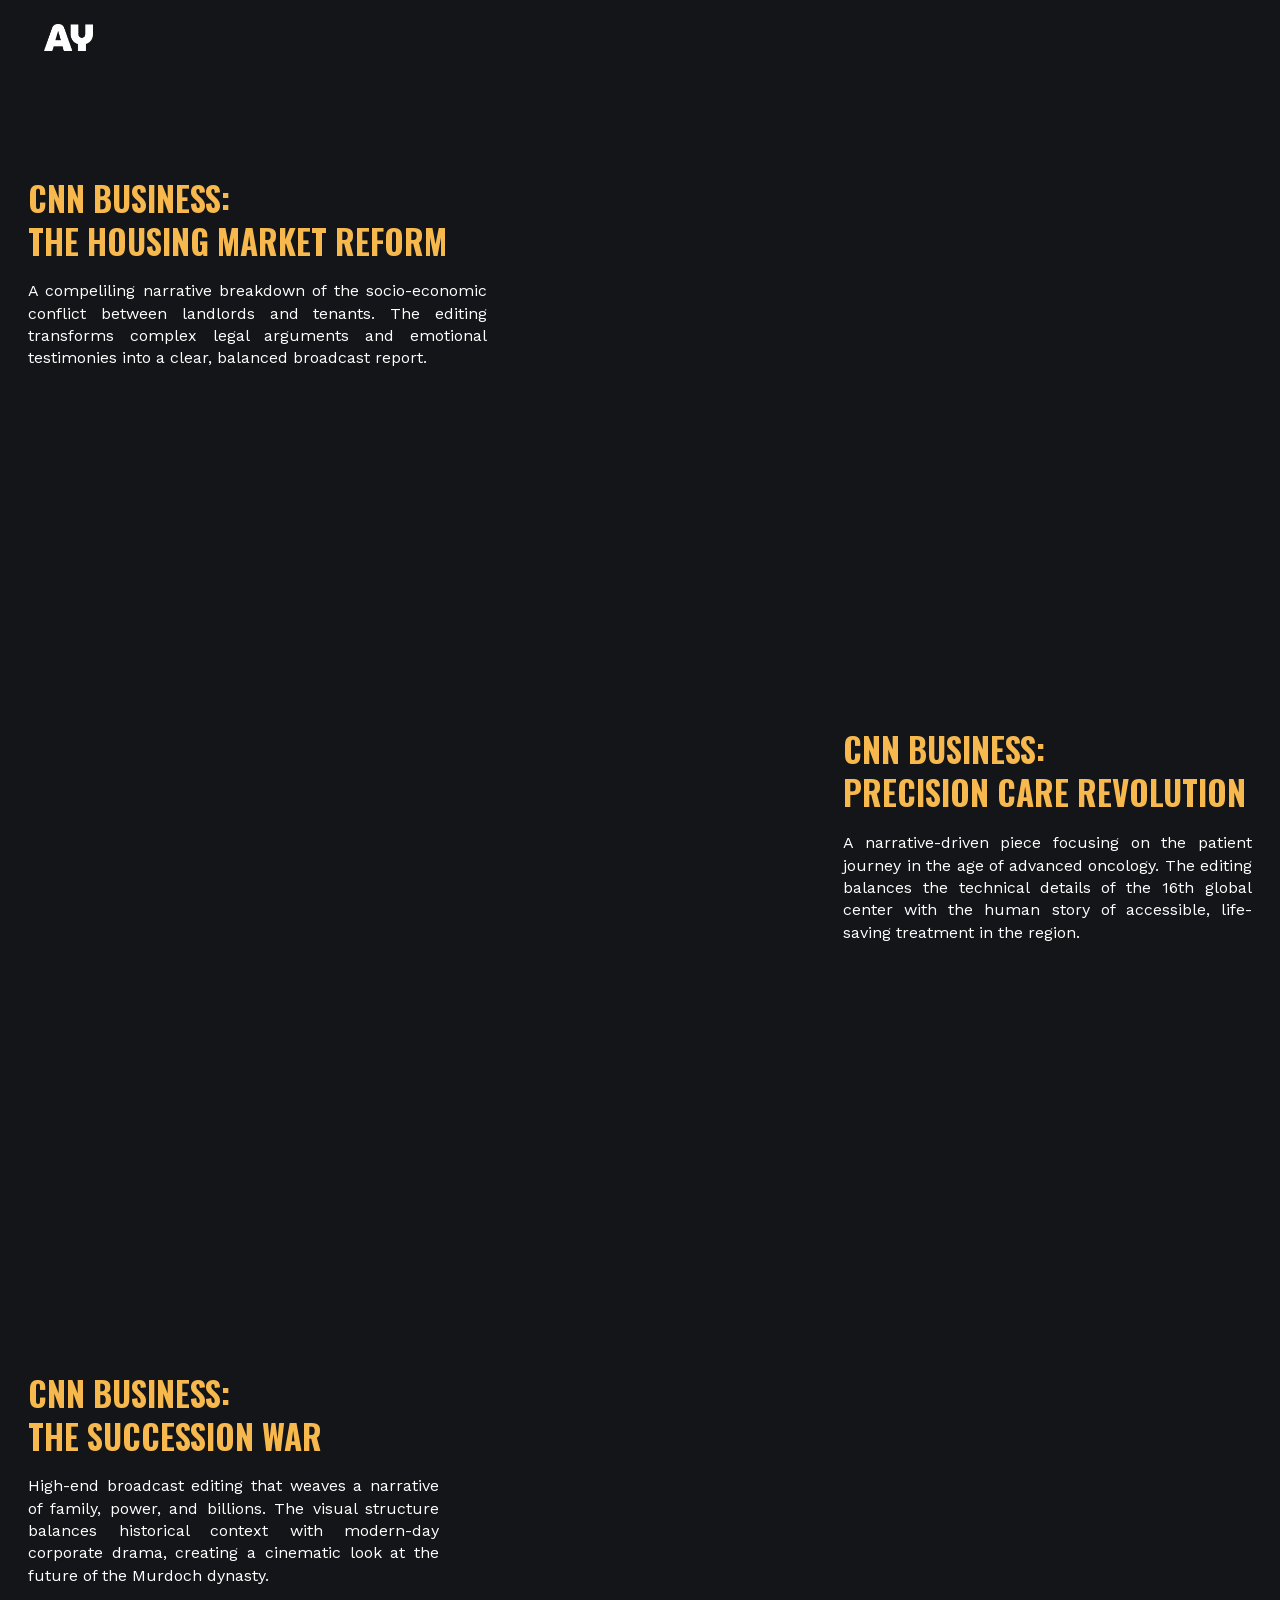
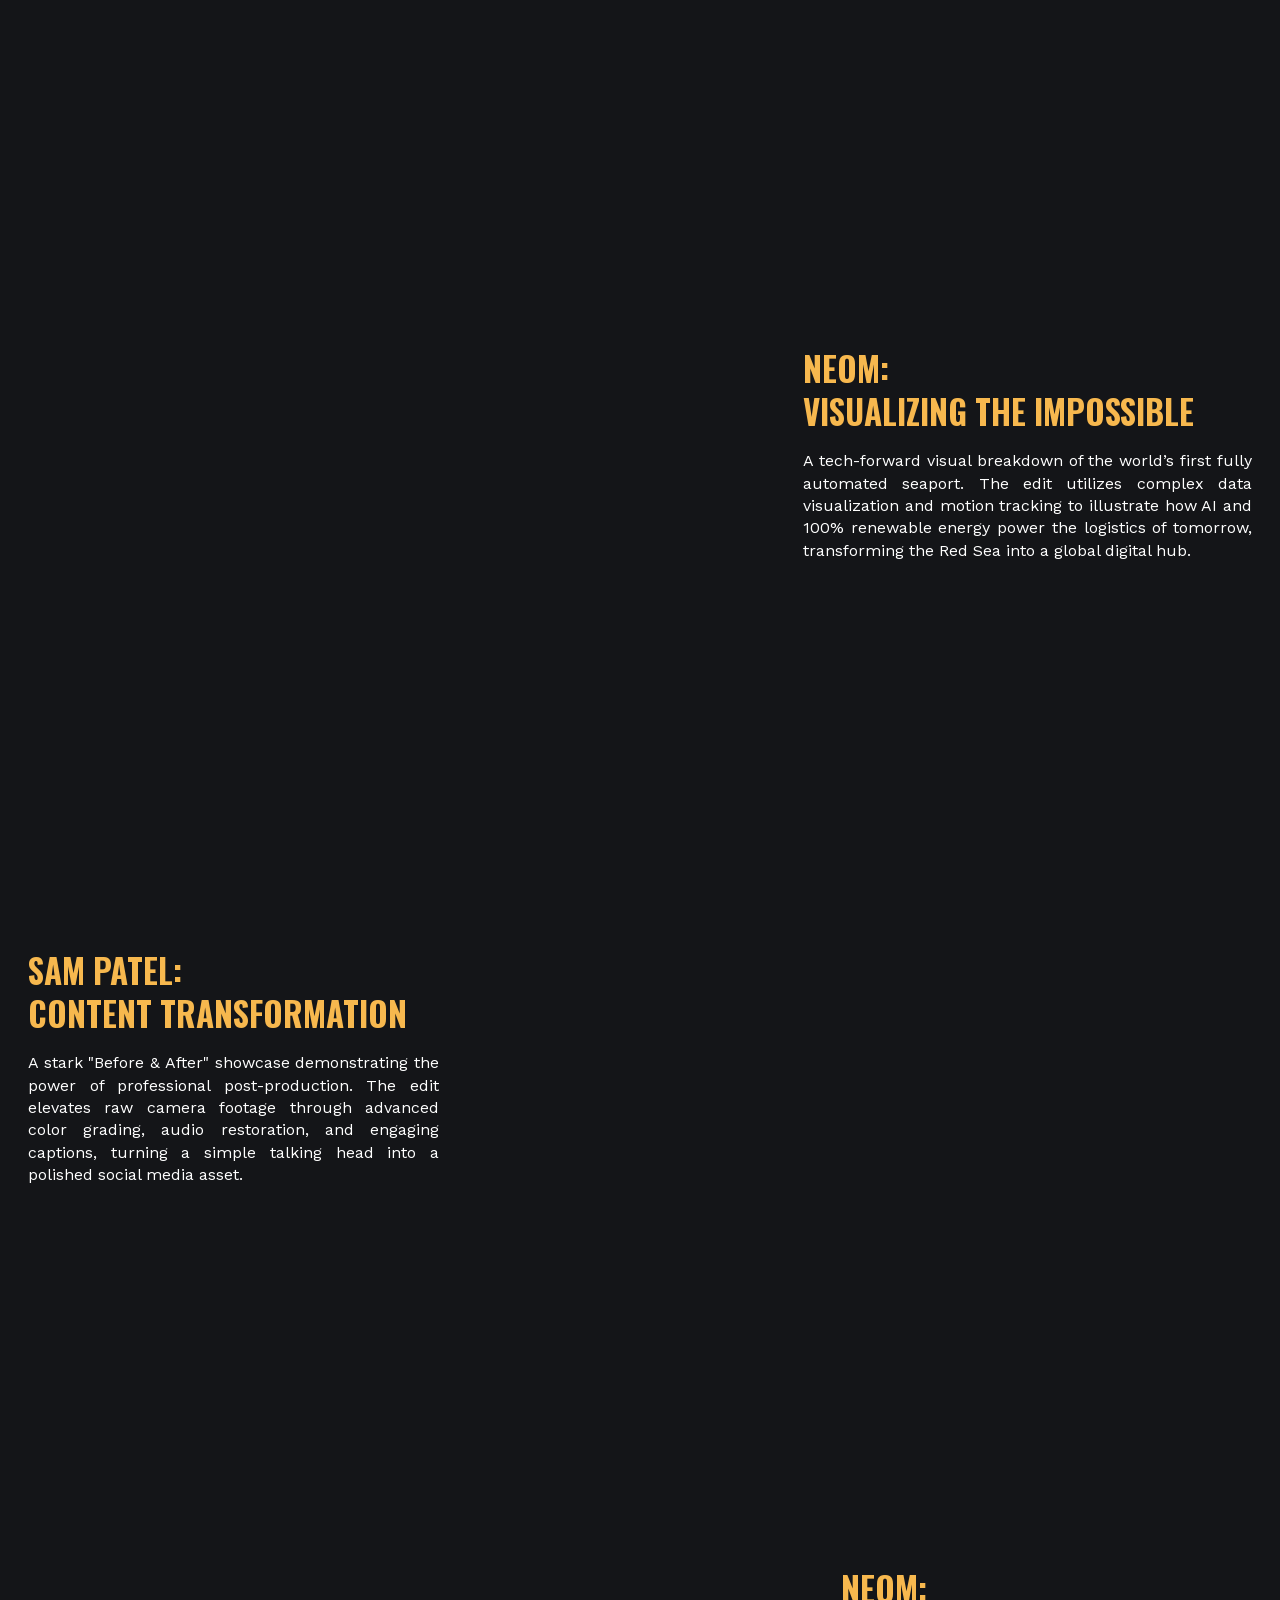
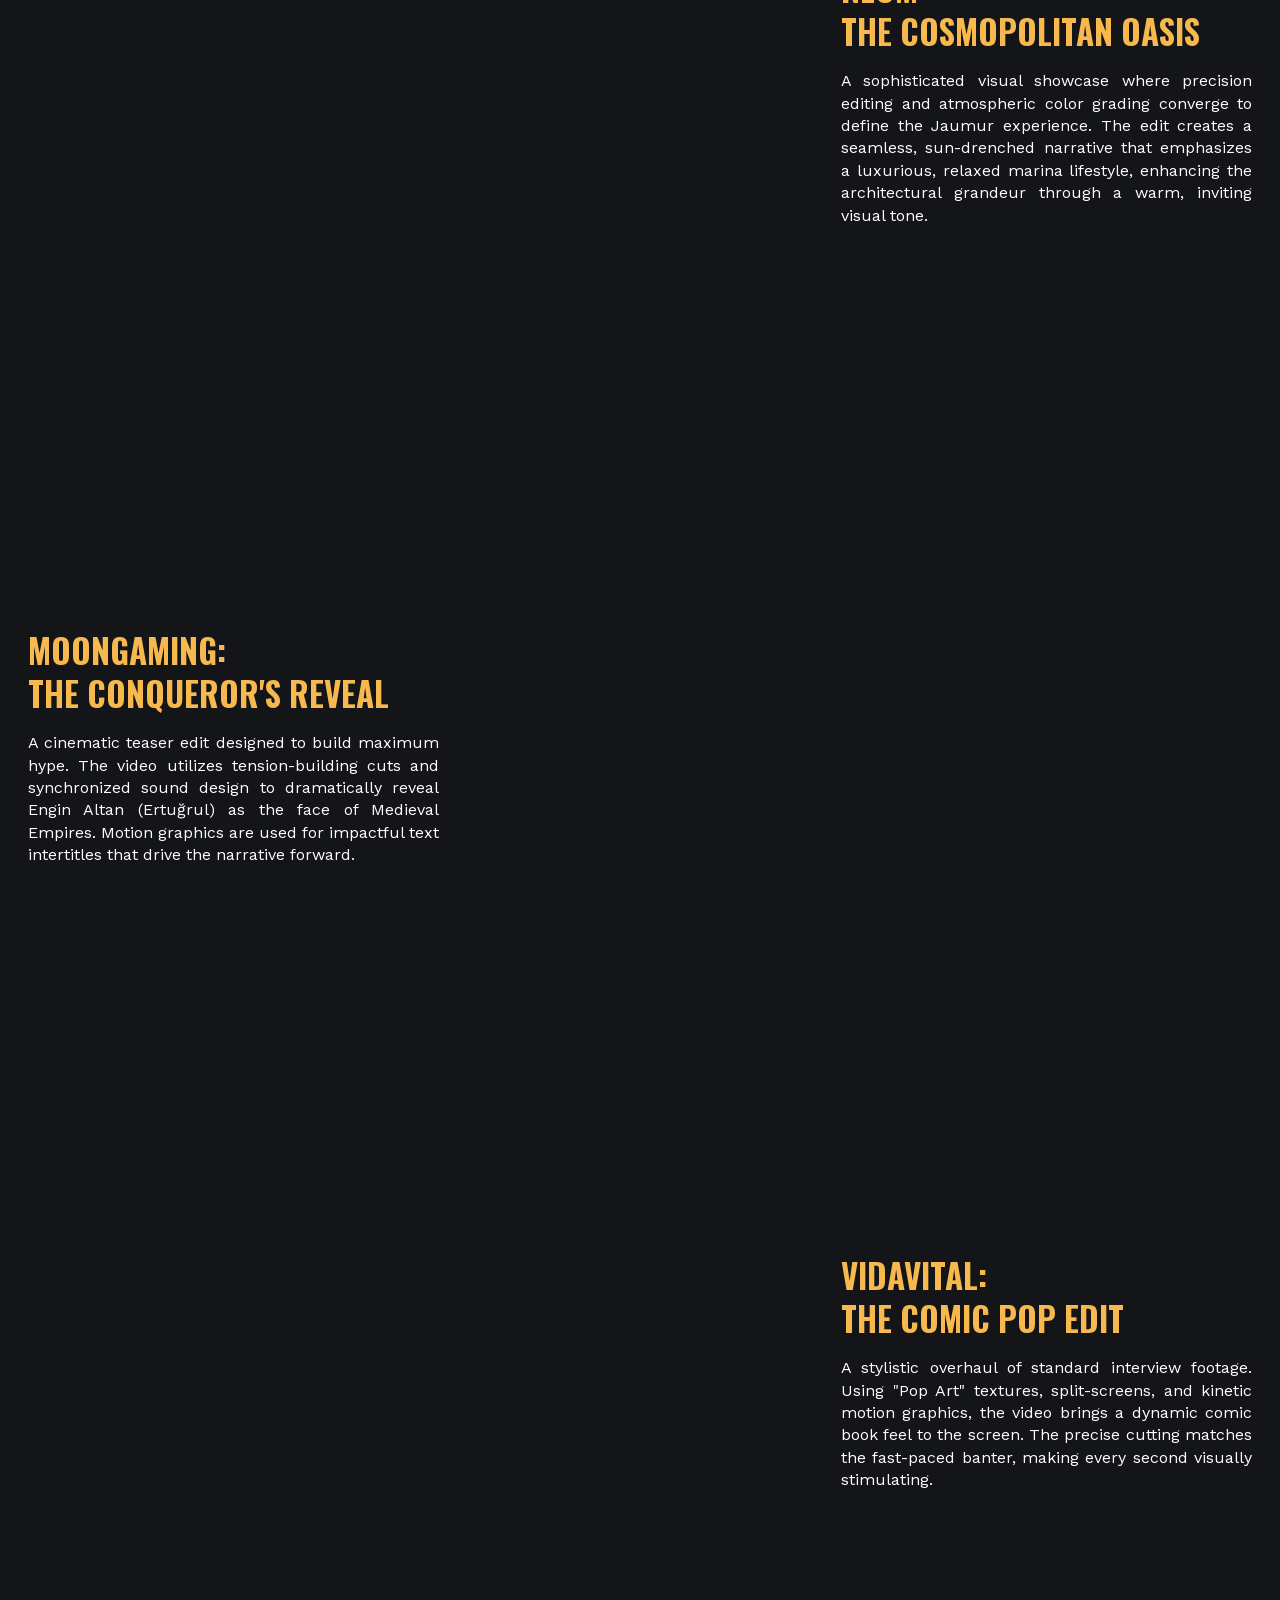
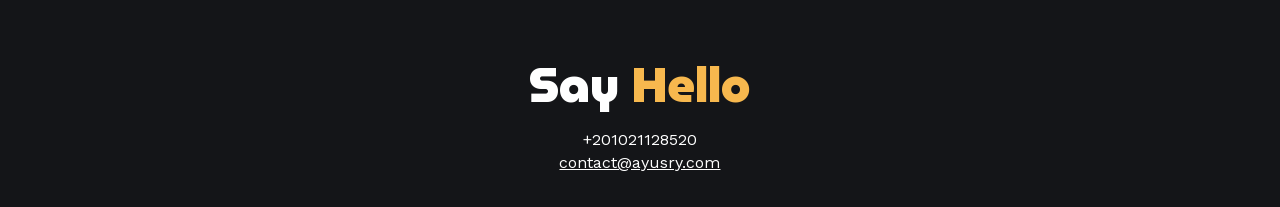
<file: video-editing/index.html>
<!DOCTYPE html>
<html lang="en"><head><meta http-equiv="Content-Type" content="text/html; charset=UTF-8"><meta name="viewport" content="width=device-width, initial-scale=1.0"><meta name="generator" content="Hostinger Website Builder"><!--[--><title>Video Editing | Abdulrahman Yusry</title><!----><link rel="icon" size="16x16" href="/assets/img/logo-16x16.jpg"><link rel="icon" size="32x32" href="/assets/img/logo-32x32.jpg"><link rel="icon" size="192x192" href="/assets/img/logo-192x192.jpg"><link rel="apple-touch-icon" href="/assets/img/logo-180x180.jpg"><meta content="https://ayusry.github.io/video-editing/" property="og:url"><link rel="canonical" href="https://ayusry.github.io/video-editing/"><meta content="Video Editing | Abdulrahman Yusry" property="og:title"><meta name="twitter:title" content="Video Editing | Abdulrahman Yusry"><meta content="website" property="og:type"><!----><!----><meta property="og:site_name" content="Abdulrahman Yusry"><!----><meta content="https://ayusry.github.io/assets/img/logo-1440x756.jpg" property="og:image"><meta content="https://ayusry.github.io/assets/img/logo-1440x756.jpg" name="twitter:image"><meta content="" property="og:image:alt"><meta content="" name="twitter:image:alt"><meta name="twitter:card" content="summary_large_image"><!----><link rel="preconnect"><!----><link rel="preconnect"><!----><!----><!--[--><link rel="alternate" hreflang="x-default" href="/video-editing/"><!--]--><link href="/assets/css/fonts.css" rel="preconnect" crossorigin="true"><link href="/assets/css/fonts.css" rel="preload" as="style"><link href="/assets/css/fonts.css" rel="stylesheet" referrerpolicy="no-referrer"><!--]--><style></style><script>(function(){const postDate = null;

			const currentDate = new Date().setHours(0, 0, 0, 0);
			const postPublishDate = new Date(postDate).setHours(0, 0, 0, 0);

			if (postPublishDate && currentDate < postPublishDate) {
				window.location.replace('/');
			}
		})();</script><link rel="stylesheet" href="/assets/css/site.css">
<style>:root{--color-meteorite-dark: #2f1c6a;--color-meteorite-dark-2: #1F1346;--color-meteorite: #8c85ff;--color-meteorite-light: #d5dfff;--color-primary-dark: #5025d1;--color-primary: #673de6;--color-primary-light: #ebe4ff;--color-primary-charts: #B39EF3;--color-danger-dark: #d63163;--color-danger: #fc5185;--color-danger-light: #ffe8ef;--color-danger-charts: #FEA8C2;--color-warning-dark: #fea419;--color-warning-dark-2: #9F6000;--color-warning-charts: #FFD28C;--color-warning: #ffcd35;--color-warning-light: #fff8e2;--color-success-dark: #008361;--color-success: #00b090;--color-success-light: #def4f0;--color-dark: #1d1e20;--color-gray-dark: #36344d;--color-gray: #727586;--color-gray-border: #dadce0;--color-gray-light: #f2f3f6;--color-light: #fff;--color-azure: #357df9;--color-azure-light: #e3ebf9;--color-azure-dark: #265ab2;--color-indigo: #6366F1;--color-neutral-200: #D8DAE0}.whats-app-bubble{position:fixed;right:20px;bottom:24px;z-index:19;display:flex;cursor:pointer;border-radius:100px;box-shadow:#00000026 0 4px 12px}#wtpQualitySign_fixedCSS,#wtpQualitySign_popupCSS{bottom:10px!important}#wtpQualitySign_fixedCSS{z-index:17!important}#wtpQualitySign_popupCSS{z-index:18!important}
</style><script type="application/ld+json">{"@context":"https://schema.org/","name":"Video Editing","url":"https://ayusry.github.io/video-editing","image":"/assets/img/logo-1440x756.jpg","inLanguage":"en","@type":"WebPage"}</script><meta name="generator" content="Hostinger Website builder"><link rel="stylesheet" href="/assets/css/override.css">
</head>  <body> <div> <style>astro-island,astro-slot,astro-static-slot{display:contents}</style><astro-island uid="25Vmth" component-export="default" client="only" opts="{&quot;name&quot;:&quot;ClientHead&quot;,&quot;value&quot;:&quot;vue&quot;}" data-v-app=""><div></div></astro-island> <astro-island uid="Z2uOhbR" prefix="v1" component-export="default" client="load" opts="{&quot;name&quot;:&quot;PageComponent&quot;,&quot;value&quot;:true}" await-children=""><!--[--><main style="--h1-font-size: 250px; --h1-font-style: normal; --h1-font-family: var(--font-primary); --h1-font-weight: 900; --h1-line-height: 1.2; --h1-m-font-size: 64px; --h1-letter-spacing: normal; --h1-text-transform: none; --h1-text-decoration: none; --h2-font-size: 120px; --h2-font-style: normal; --h2-font-family: var(--font-primary); --h2-font-weight: 900; --h2-line-height: 1.2; --h2-m-font-size: 36px; --h2-letter-spacing: normal; --h2-text-transform: none; --h2-text-decoration: none; --h3-font-size: 72px; --h3-font-style: normal; --h3-font-family: var(--font-primary); --h3-font-weight: 900; --h3-line-height: 1.2; --h3-m-font-size: 33px; --h3-letter-spacing: normal; --h3-text-transform: none; --h3-text-decoration: none; --h4-font-size: 48px; --h4-font-style: normal; --h4-font-family: var(--font-primary); --h4-font-weight: 900; --h4-line-height: 1.2; --h4-m-font-size: 28px; --h4-letter-spacing: normal; --h4-text-transform: none; --h4-text-decoration: none; --h5-font-size: 33px; --h5-font-style: normal; --h5-font-family: var(--font-primary); --h5-font-weight: 900; --h5-line-height: 1.2; --h5-m-font-size: 24px; --h5-letter-spacing: normal; --h5-text-transform: none; --h5-text-decoration: none; --h6-font-size: 20px; --h6-font-style: normal; --h6-font-family: var(--font-primary); --h6-font-weight: 900; --h6-line-height: 1.2; --h6-m-font-size: 20px; --h6-letter-spacing: normal; --h6-text-transform: none; --h6-text-decoration: none; --body-font-size: 16px; --body-font-style: normal; --body-font-family: var(--font-secondary); --body-font-weight: 400; --body-line-height: 1.4; --body-m-font-size: 16px; --body-letter-spacing: normal; --body-text-transform: none; --body-text-decoration: none; --font-primary: 'MuseoModerno', display; --font-secondary: 'Work Sans', sans-serif; --nav-link-color: rgb(255, 255, 255); --nav-link-font-size: 14px; --nav-link-font-style: normal; --nav-link-color-hover: rgb(247, 184, 78); --nav-link-font-family: var(--font-secondary); --nav-link-font-weight: 700; --nav-link-line-height: 1.8; --nav-link-m-font-size: 16px; --nav-link-letter-spacing: normal; --nav-link-text-transform: uppercase; --nav-link-text-decoration: none; --body-large-font-size: 18px; --body-large-font-style: normal; --body-large-font-family: var(--font-secondary); --body-large-font-weight: 400; --body-large-line-height: 1.4; --body-large-m-font-size: 18px; --body-large-letter-spacing: normal; --body-large-text-transform: none; --body-large-text-decoration: none; --body-small-font-size: 14px; --body-small-font-style: normal; --body-small-font-family: var(--font-secondary); --body-small-font-weight: 400; --body-small-line-height: 1.4; --body-small-m-font-size: 14px; --body-small-letter-spacing: normal; --body-small-text-transform: none; --body-small-text-decoration: none; --grid-button-primary-font-size: 16px; --grid-button-primary-padding-x: 40px; --grid-button-primary-padding-y: 16px; --grid-button-primary-font-color: rgb(255, 255, 255); --grid-button-primary-font-style: normal; --grid-button-primary-font-family: var(--font-secondary); --grid-button-primary-font-weight: 400; --grid-button-primary-line-height: normal; --grid-button-primary-m-font-size: 16px; --grid-button-primary-m-padding-x: 36px; --grid-button-primary-m-padding-y: 14px; --grid-button-primary-box-shadow-x: 0px; --grid-button-primary-box-shadow-y: 0px; --grid-button-primary-border-radius: 8px; --grid-button-primary-letter-spacing: normal; --grid-button-primary-text-transform: none; --grid-button-primary-box-shadow-blur: 0px; --grid-button-primary-text-decoration: none; --grid-button-primary-background-color: rgb(0, 0, 0); --grid-button-primary-box-shadow-color: rgba(0, 0, 0, 0); --grid-button-primary-box-shadow-spread: 0px; --grid-button-primary-box-shadow-x-hover: 0px; --grid-button-primary-box-shadow-y-hover: 0px; --grid-button-primary-transition-duration: 0.2s; --grid-button-primary-box-shadow-blur-hover: 0px; --grid-button-primary-background-color-hover: rgb(29, 30, 32); --grid-button-primary-box-shadow-color-hover: 0px; --grid-button-primary-box-shadow-spread-hover: 0px; --grid-button-primary-transition-timing-function: ease; --grid-button-secondary-font-size: 16px; --grid-button-secondary-padding-x: 40px; --grid-button-secondary-padding-y: 16px; --grid-button-secondary-font-color: rgb(0, 0, 0); --grid-button-secondary-font-style: normal; --grid-button-secondary-font-family: var(--font-secondary); --grid-button-secondary-font-weight: 400; --grid-button-secondary-line-height: normal; --grid-button-secondary-m-font-size: 16px; --grid-button-secondary-m-padding-x: 36px; --grid-button-secondary-m-padding-y: 14px; --grid-button-secondary-box-shadow-x: 0px; --grid-button-secondary-box-shadow-y: 0px; --grid-button-secondary-border-radius: 8px; --grid-button-secondary-letter-spacing: normal; --grid-button-secondary-text-transform: none; --grid-button-secondary-box-shadow-blur: 0px; --grid-button-secondary-text-decoration: none; --grid-button-secondary-background-color: white; --grid-button-secondary-box-shadow-color: rgba(0, 0, 0, 0); --grid-button-secondary-box-shadow-spread: 0px; --grid-button-secondary-box-shadow-x-hover: 0px; --grid-button-secondary-box-shadow-y-hover: 0px; --grid-button-secondary-transition-duration: 0.2s; --grid-button-secondary-box-shadow-blur-hover: 0px; --grid-button-secondary-background-color-hover: rgb(240, 240, 240); --grid-button-secondary-box-shadow-color-hover: 0px; --grid-button-secondary-box-shadow-spread-hover: 0px; --grid-button-secondary-transition-timing-function: ease; --e2abae00: 66px;" class="page"><!----><!----><div class="top-blocks"><!----><header class="block-header" style="--nav-link-font-family:MuseoModerno;--nav-link-font-weight:400;--nav-link-text-color:rgb(255, 255, 255);--nav-link-text-color-hover:rgb(247, 184, 78);--header-height-mobile:66px;--width:1240px;--padding-top:24px;--padding:24px 16px 24px 16px;--padding-right:16px;--padding-bottom:24px;--padding-left:16px;--m-padding-top:24px;--m-padding:24px 16px 24px 16px;--m-padding-right:16px;--m-padding-bottom:24px;--m-padding-left:16px;--logo-width:49px;--cartIconSize:24px;--link-spacing:40px;--m-logo-width:32px;--m-link-spacing:20px;--element-spacing:64px;--contrastBackgroundColor:rgb(48, 50, 57);--background-color:rgb(20, 21, 24);" backgroundcolorcontrast="rgb(48, 50, 57)" height="75" is-in-preview-mode="false" is-preview-mobile-view="false" data-v-6a88bed3=""><div class="background" style="--background-color:transparent;" data-v-6a88bed3=""></div><!--[--><div class="block-header-layout-desktop block-header-layout-desktop--desktop-3" style="--7708d8d2:min-content auto ;--a54fb50e:0px;" data-v-a07a4ffe=""><!--[--><a class="block-header-logo block-header__logo" href="/" data-v-6a88bed3="" style="--0c1b1e60:49px;--5d79b3cd:27px;--21476ca4:24px;--43ce6f65:24;--dff81636:400;--653c9bff:32px;--2887ea0e:18px;--669f3aa2:24px;" data-v-4ae1c879=""><img class="block-header-logo__image" src="/assets/img/logo.png" alt="Abdulrahman Yusry logo" data-v-4ae1c879="" data-qa="builder-siteheader-img-logo"></a><!--]--><!--[--><nav class="block-header__nav" data-v-6a88bed3=""><ul class="block-header__nav-links" data-v-6a88bed3="" data-qa="builder-siteheader-emptyspace"><!--[--><!--]--></ul></nav><!--]--><div class="block-header-layout-desktop__right-side" data-v-a07a4ffe=""><!--[--><!--]--><!--[--><!--]--><!--[--><!--]--><!--[--><!--]--></div></div><div class="block-header-layout-mobile block-header-layout-mobile--mobile-1" style="--7708d8d2:min-content auto ;--a54fb50e:0px;" data-v-a07a4ffe=""><!--[--><a class="block-header-logo block-header__logo" href="/" data-v-6a88bed3="" style="--0c1b1e60:49px;--5d79b3cd:27px;--21476ca4:24px;--43ce6f65:24;--dff81636:400;--653c9bff:32px;--2887ea0e:18px;--669f3aa2:24px;" data-v-4ae1c879=""><img class="block-header-logo__image" src="/assets/img/logo.png" alt="Abdulrahman Yusry logo" data-v-4ae1c879="" data-qa="builder-siteheader-img-logo"></a><!--]--><!--[--><!--]--><!--[--><!--]--><div class="block-header-layout-mobile__dropdown--link-align-right block-header-layout-mobile__dropdown" data-v-a07a4ffe=""><!--[--><nav class="block-header__nav" data-v-6a88bed3=""><ul class="block-header__nav-links" data-v-6a88bed3="" data-qa="builder-siteheader-emptyspace"><!--[--><!--]--></ul></nav><!--]--><!--[--><!--]--><!--[--><!--]--><!--[--><!--]--></div></div><!--]--></header></div><div class="page__blocks"><!--[--><section id="zmX35I" class="block block--desktop-first-visible block--mobile-first-visible" style="--header-height: 75px; --header-height-mobile: 75px; --block-padding-top: 16px; --block-padding: 16px 0 16px 0; --block-padding-right: 0; --block-padding-bottom: 16px; --block-padding-left: 0; --m-block-padding: 16px;" data-v-d87a02d1="" data-qa="block"><div class="block-background transition-with-bg" data-v-d87a02d1="" style="--21fe064a: rgb(20, 21, 24); --38b011f4: 50%; --354660b6: 0%; --6b53147f: 50%; --bf4a5566: center; --487662d8: false;"><!----><!----><!----></div><div class="block-layout block-layout--layout" style="--m-grid-template-rows:11.11111111111111vw 55.55555555555556vw 11.666666666666666vw auto 57px;--t-grid-template-rows:minmax(40px, auto) minmax(200px, auto) minmax(42px, auto) minmax(214px, auto) 1fr;--small-desktop-grid-template-rows:3.2679738562091503vw 5.228758169934641vw auto 6.5359477124183005vw 136px;--grid-template-rows:minmax(40px, auto) minmax(64px, auto) minmax(191px, auto) minmax(80px, auto) 1fr;--m-grid-template-columns:100%;--grid-template-columns:37.5% 12.990196078431374% 49.50980392156863%;--m-block-min-height:auto;--t-block-min-height:553px;--small-desktop-block-min-height:auto;--block-min-height:511px;--cf684206:1224px;--1b0ec2ff:360px;--b11075fe:0 4.444444444444445vw;--5a2609c5:0 16px;" data-v-d87a02d1=""><!--[--><!--[--><div class="layout-element layout-element--layout layout-element transition transition--scale" style="--text:justify;--align:flex-start;--m-text:center;--justify:flex-start;--m-element-margin:0 0 16px 0;--z-index:1;--grid-row:3/4;--grid-column:1/2;--m-grid-row:4/5;--m-grid-column:1/2;--7c3810b2:191px;--36d4e892:214px;" data-v-4edbe80f="" data-qa="layout-element-wrapper:zrue6e" data-animation-state="active"><!--[--><!----><!----><!----><!----><!----><div class="text-box layout-element__component layout-element__component--GridTextBox" id="zruE6e" data-v-4edbe80f="" style="--54285089:normal;--6191828b:normal;" data-qa="gridtextbox:zrue6e"><h5 style="color: rgb(247, 184, 78)" dir="auto"><span style="font-family: Oswald; font-weight: 700">CNN BUSINESS:<br>THE HOUSING MARKET REFORM</span></h5><p class="body" style="color: rgb(255, 255, 255)" dir="auto">A compeliling narrative breakdown of the socio-economic conflict between landlords and tenants. The editing transforms complex legal arguments and emotional testimonies into a clear, balanced broadcast report.</p></div><!----><!----><!----><!----><!----><!----><!----><!----><!----><!--[--><!--]--><!--]--></div><div class="layout-element layout-element--layout layout-element transition transition--scale" style="--align:center;--justify:center;--m-element-margin:0 0 16px 0;--z-index:2;--grid-row:2/5;--grid-column:3/4;--m-grid-row:2/3;--m-grid-column:1/2;--7c3810b2:335px;--36d4e892:200px;" data-v-4edbe80f="" data-qa="layout-element-wrapper:zx3nyw" data-animation-state="active"><!--[--><!----><!----><!----><!----><div class="video layout-element__component layout-element__component--GridVideo" id="zX3Nyw" data-v-4edbe80f="" style="--2a786ff8: transparent;" data-v-35a8f1ad="" data-qa="gridvideo:zx3nyw"><iframe loading="lazy" data-v-35a8f1ad="" src="https://player.vimeo.com/video/1145329046?autoplay=0&amp;loop=1&amp;muted=1&amp;title=0&amp;byline=0&amp;portrait=0&amp;dnt=1" class="video__frame" allow="accelerometer; autoplay; encrypted-media; gyroscope; picture-in-picture" allowfullscreen="" width="100%" height="100%" data-qa="builder-element-video-iframe"></iframe></div><!----><!----><!----><!----><!----><!----><!----><!----><!----><!----><!--[--><!--]--><!--]--></div><!--]--><!--]--></div><!----><!----><!----><!----><!----><!----><!----></section><section id="zCkK_w" class="block" style="--block-padding-top:16px;--block-padding:16px 0 16px 0;--block-padding-right:0;--block-padding-bottom:16px;--block-padding-left:0;--m-block-padding:16px;" data-v-d87a02d1="" data-qa="block"><div class="block-background transition-with-bg" data-v-d87a02d1="" style="--21fe064a: rgb(20, 21, 24); --38b011f4: 50%; --354660b6: 0%; --6b53147f: 50%; --bf4a5566: center; --487662d8: false;"><!----><!----><!----></div><div class="block-layout block-layout--layout" style="--m-grid-template-rows:11.11111111111111vw 55.55555555555556vw 11.11111111111111vw auto 68px;--t-grid-template-rows:minmax(40px, auto) minmax(200px, auto) minmax(40px, auto) minmax(237px, auto) 1fr;--small-desktop-grid-template-rows:6.781045751633987vw 4.983660130718954vw auto 4.901960784313726vw 204px;--grid-template-rows:minmax(83px, auto) minmax(61px, auto) minmax(214px, auto) minmax(60px, auto) 1fr;--m-grid-template-columns:3.353658536585366% 92.98780487804879% 3.6585365853658534%;--grid-template-columns:49.50980392156863% 17.075163398692812% 33.41503267973856%;--m-block-min-height:auto;--t-block-min-height:585px;--small-desktop-block-min-height:auto;--block-min-height:622px;--cf684206:1224px;--1b0ec2ff:360px;--b11075fe:0 4.444444444444445vw;--5a2609c5:0 16px;" data-v-d87a02d1=""><!--[--><!--[--><div class="layout-element layout-element--layout layout-element transition transition--scale" style="--text:justify;--align:flex-start;--m-text:center;--justify:flex-start;--m-element-margin:0 0 16px 0;--z-index:1;--grid-row:3/4;--grid-column:3/4;--m-grid-row:4/5;--m-grid-column:2/3;--7c3810b2:214px;--36d4e892:237px;" data-v-4edbe80f="" data-qa="layout-element-wrapper:zwzoaw" data-animation-state="active"><!--[--><!----><!----><!----><!----><!----><div class="text-box layout-element__component layout-element__component--GridTextBox" id="zWzOAW" data-v-4edbe80f="" style="--54285089:normal;--6191828b:normal;" data-qa="gridtextbox:zwzoaw"><h5 style="color: rgb(247, 184, 78); margin-bottom: 17px" dir="auto"><span style="font-family: Oswald; font-weight: 700">CNN BUSINESS:<br>PRECISION CARE REVOLUTION</span></h5><p class="body" style="color: rgb(255, 255, 255)" dir="auto">A narrative-driven piece focusing on the patient journey in the age of advanced oncology. The editing balances the technical details of the 16th global center with the human story of accessible, life-saving treatment in the region.</p></div><!----><!----><!----><!----><!----><!----><!----><!----><!----><!--[--><!--]--><!--]--></div><div class="layout-element layout-element--layout layout-element transition transition--scale" style="--align:center;--justify:center;--m-element-margin:0 0 16px 0;--z-index:2;--grid-row:2/5;--grid-column:1/2;--m-grid-row:2/3;--m-grid-column:1/4;--7c3810b2:335px;--36d4e892:200px;" data-v-4edbe80f="" data-qa="layout-element-wrapper:zmhmjz" data-animation-state="active"><!--[--><!----><!----><!----><!----><div class="video layout-element__component layout-element__component--GridVideo" id="zmhmjz" data-v-4edbe80f="" style="--2a786ff8: transparent;" data-v-35a8f1ad="" data-qa="gridvideo:zmhmjz"><iframe loading="lazy" data-v-35a8f1ad="" src="https://player.vimeo.com/video/1145319290?autoplay=0&amp;loop=1&amp;muted=1&amp;title=0&amp;byline=0&amp;portrait=0&amp;dnt=1" class="video__frame" allow="accelerometer; autoplay; encrypted-media; gyroscope; picture-in-picture" allowfullscreen="" width="100%" height="100%" data-qa="builder-element-video-iframe"></iframe></div><!----><!----><!----><!----><!----><!----><!----><!----><!----><!----><!--[--><!--]--><!--]--></div><!--]--><!--]--></div><!----><!----><!----><!----><!----><!----><!----></section><section id="zWHLHj" class="block" style="--block-padding-top:16px;--block-padding:16px 0 16px 0;--block-padding-right:0;--block-padding-bottom:16px;--block-padding-left:0;--m-block-padding:16px;" data-v-d87a02d1="" data-qa="block"><div class="block-background transition-with-bg" data-v-d87a02d1="" style="--21fe064a: rgb(20, 21, 24); --38b011f4: 50%; --354660b6: 0%; --6b53147f: 50%; --bf4a5566: center; --487662d8: false;"><!----><!----><!----></div><div class="block-layout block-layout--layout" style="--m-grid-template-rows:11.11111111111111vw 55.55555555555556vw 11.11111111111111vw auto 59px;--t-grid-template-rows:minmax(40px, auto) minmax(200px, auto) minmax(40px, auto) minmax(236px, auto) 1fr;--small-desktop-grid-template-rows:8.57843137254902vw 4.983660130718954vw auto 4.983660130718954vw 139px;--grid-template-rows:minmax(105px, auto) minmax(61px, auto) minmax(213px, auto) minmax(61px, auto) 1fr;--m-grid-template-columns:3.353658536585366% 92.98780487804879% 3.6585365853658534%;--grid-template-columns:33.57843137254902% 16.911764705882355% 49.50980392156863%;--m-block-min-height:auto;--t-block-min-height:575px;--small-desktop-block-min-height:auto;--block-min-height:579px;--cf684206:1224px;--1b0ec2ff:360px;--b11075fe:0 4.444444444444445vw;--5a2609c5:0 16px;" data-v-d87a02d1=""><!--[--><!--[--><div class="layout-element layout-element--layout layout-element transition transition--scale" style="--text:justify;--align:flex-start;--m-text:center;--justify:flex-start;--m-element-margin:0 0 16px 0;--z-index:1;--grid-row:3/4;--grid-column:1/2;--m-grid-row:4/5;--m-grid-column:2/3;--7c3810b2:213px;--36d4e892:236px;" data-v-4edbe80f="" data-qa="layout-element-wrapper:znzu1n" data-animation-state="active"><!--[--><!----><!----><!----><!----><!----><div class="text-box layout-element__component layout-element__component--GridTextBox" id="zNZU1n" data-v-4edbe80f="" style="--54285089:normal;--6191828b:normal;" data-qa="gridtextbox:znzu1n"><h5 style="color: rgb(247, 184, 78)" dir="auto"><span style="font-family: Oswald; font-weight: 700">CNN BUSINESS:</span><br><span style="font-family: Oswald; font-weight: 700">THE SUCCESSION WAR</span></h5><p class="body" style="color: rgb(255, 255, 255)" dir="auto">High-end broadcast editing that weaves a narrative of family, power, and billions. The visual structure balances historical context with modern-day corporate drama, creating a cinematic look at the future of the Murdoch dynasty.</p></div><!----><!----><!----><!----><!----><!----><!----><!----><!----><!--[--><!--]--><!--]--></div><div class="layout-element layout-element--layout layout-element transition transition--scale" style="--align:center;--justify:center;--m-element-margin:0 0 16px 0;--z-index:2;--grid-row:2/5;--grid-column:3/4;--m-grid-row:2/3;--m-grid-column:1/4;--7c3810b2:335px;--36d4e892:200px;" data-v-4edbe80f="" data-qa="layout-element-wrapper:ztxosw" data-animation-state="active"><!--[--><!----><!----><!----><!----><div class="video layout-element__component layout-element__component--GridVideo" id="ztXOsw" data-v-4edbe80f="" style="--2a786ff8: transparent;" data-v-35a8f1ad="" data-qa="gridvideo:ztxosw"><iframe loading="lazy" data-v-35a8f1ad="" src="https://player.vimeo.com/video/1145384743?autoplay=0&amp;loop=1&amp;muted=1&amp;title=0&amp;byline=0&amp;portrait=0&amp;dnt=1" class="video__frame" allow="accelerometer; autoplay; encrypted-media; gyroscope; picture-in-picture" allowfullscreen="" width="100%" height="100%" data-qa="builder-element-video-iframe"></iframe></div><!----><!----><!----><!----><!----><!----><!----><!----><!----><!----><!--[--><!--]--><!--]--></div><!--]--><!--]--></div><!----><!----><!----><!----><!----><!----><!----></section><section id="z0uVdq" class="block" style="--block-padding-top:16px;--block-padding:16px 0 16px 0;--block-padding-right:0;--block-padding-bottom:16px;--block-padding-left:0;--m-block-padding:16px;" data-v-d87a02d1="" data-qa="block"><div class="block-background transition-with-bg" data-v-d87a02d1="" style="--21fe064a: rgb(20, 21, 24); --38b011f4: 50%; --354660b6: 0%; --6b53147f: 50%; --bf4a5566: center; --487662d8: false;"><!----><!----><!----></div><div class="block-layout block-layout--layout" style="--m-grid-template-rows:11.11111111111111vw 55.55555555555556vw 11.11111111111111vw auto 76px;--t-grid-template-rows:minmax(40px, auto) minmax(200px, auto) minmax(40px, auto) minmax(236px, auto) 1fr;--small-desktop-grid-template-rows:9.15032679738562vw 4.084967320261438vw auto 4.003267973856209vw 155px;--grid-template-rows:minmax(112px, auto) minmax(50px, auto) minmax(236px, auto) minmax(49px, auto) 1fr;--m-grid-template-columns:100%;--grid-template-columns:49.50980392156863% 13.80718954248366% 36.68300653594771%;--m-block-min-height:auto;--t-block-min-height:592px;--small-desktop-block-min-height:auto;--block-min-height:602px;--cf684206:1224px;--1b0ec2ff:360px;--b11075fe:0 4.444444444444445vw;--5a2609c5:0 16px;" data-v-d87a02d1=""><!--[--><!--[--><div class="layout-element layout-element--layout layout-element transition transition--scale" style="--text:justify;--align:flex-start;--m-text:center;--justify:flex-start;--m-element-margin:0 0 16px 0;--z-index:1;--grid-row:3/4;--grid-column:3/4;--m-grid-row:4/5;--m-grid-column:1/2;--7c3810b2:236px;--36d4e892:236px;" data-v-4edbe80f="" data-qa="layout-element-wrapper:zvdigf" data-animation-state="active"><!--[--><!----><!----><!----><!----><!----><div class="text-box layout-element__component layout-element__component--GridTextBox" id="zVdIgf" data-v-4edbe80f="" style="--54285089:normal;--6191828b:normal;" data-qa="gridtextbox:zvdigf"><h5 style="color: rgb(247, 184, 78)" dir="auto"><span style="font-family: Oswald; font-weight: 700">NEOM:<br>VISUALIZING THE IMPOSSIBLE</span></h5><p class="body" style="color: rgb(255, 255, 255)" dir="auto">A tech-forward visual breakdown of the world’s first fully automated seaport. The edit utilizes complex data visualization and motion tracking to illustrate how AI and 100% renewable energy power the logistics of tomorrow, transforming the Red Sea into a global digital hub.</p></div><!----><!----><!----><!----><!----><!----><!----><!----><!----><!--[--><!--]--><!--]--></div><div class="layout-element layout-element--layout layout-element transition transition--scale" style="--align:center;--justify:center;--m-element-margin:0 0 16px 0;--z-index:2;--grid-row:2/5;--grid-column:1/2;--m-grid-row:2/3;--m-grid-column:1/2;--7c3810b2:335px;--36d4e892:200px;" data-v-4edbe80f="" data-qa="layout-element-wrapper:zh07po" data-animation-state="active"><!--[--><!----><!----><!----><!----><div class="video layout-element__component layout-element__component--GridVideo" id="zH07Po" data-v-4edbe80f="" style="--2a786ff8: transparent;" data-v-35a8f1ad="" data-qa="gridvideo:zh07po"><iframe loading="lazy" data-v-35a8f1ad="" src="https://player.vimeo.com/video/1145653972?autoplay=0&amp;loop=1&amp;muted=1&amp;title=0&amp;byline=0&amp;portrait=0&amp;dnt=1" class="video__frame" allow="accelerometer; autoplay; encrypted-media; gyroscope; picture-in-picture" allowfullscreen="" width="100%" height="100%" data-qa="builder-element-video-iframe"></iframe></div><!----><!----><!----><!----><!----><!----><!----><!----><!----><!----><!--[--><!--]--><!--]--></div><!--]--><!--]--></div><!----><!----><!----><!----><!----><!----><!----></section><section id="za-FqS" class="block" style="--block-padding-top:16px;--block-padding:16px 0 16px 0;--block-padding-right:0;--block-padding-bottom:16px;--block-padding-left:0;--m-block-padding:16px;" data-v-d87a02d1="" data-qa="block"><div class="block-background transition-with-bg" data-v-d87a02d1="" style="--21fe064a: rgb(20, 21, 24); --38b011f4: 50%; --354660b6: 0%; --6b53147f: 50%; --bf4a5566: center; --487662d8: false;"><!----><!----><!----></div><div class="block-layout block-layout--layout" style="--m-grid-template-rows:11.11111111111111vw 55.55555555555556vw 11.11111111111111vw auto 71px;--t-grid-template-rows:minmax(40px, auto) minmax(200px, auto) minmax(40px, auto) minmax(236px, auto) 1fr;--small-desktop-grid-template-rows:9.15032679738562vw 4.084967320261438vw auto 4.003267973856209vw 155px;--grid-template-rows:minmax(112px, auto) minmax(50px, auto) minmax(236px, auto) minmax(49px, auto) 1fr;--m-grid-template-columns:100%;--grid-template-columns:33.57843137254902% 16.911764705882355% 49.50980392156863%;--m-block-min-height:auto;--t-block-min-height:587px;--small-desktop-block-min-height:auto;--block-min-height:602px;--cf684206:1224px;--1b0ec2ff:360px;--b11075fe:0 4.444444444444445vw;--5a2609c5:0 16px;" data-v-d87a02d1=""><!--[--><!--[--><div class="layout-element layout-element--layout layout-element transition transition--scale" style="--text:justify;--align:flex-start;--m-text:center;--justify:flex-start;--m-element-margin:0 0 16px 0;--z-index:1;--grid-row:3/4;--grid-column:1/2;--m-grid-row:4/5;--m-grid-column:1/2;--7c3810b2:236px;--36d4e892:236px;" data-v-4edbe80f="" data-qa="layout-element-wrapper:z2onds" data-animation-state="active"><!--[--><!----><!----><!----><!----><!----><div class="text-box layout-element__component layout-element__component--GridTextBox" id="z2ONdS" data-v-4edbe80f="" style="--54285089:normal;--6191828b:normal;" data-qa="gridtextbox:z2onds"><h5 style="color: rgb(247, 184, 78)" dir="auto"><span style="font-family: Oswald; font-weight: 700">SAM PATEL:</span><br><span style="font-family: Oswald; font-weight: 700">CONTENT TRANSFORMATION</span></h5><p class="body" style="color: rgb(255, 255, 255)" dir="auto">A stark "Before &amp; After" showcase demonstrating the power of professional post-production. The edit elevates raw camera footage through advanced color grading, audio restoration, and engaging captions, turning a simple talking head into a polished social media asset.</p></div><!----><!----><!----><!----><!----><!----><!----><!----><!----><!--[--><!--]--><!--]--></div><div class="layout-element layout-element--layout layout-element transition transition--scale" style="--align:center;--justify:center;--m-element-margin:0 0 16px 0;--z-index:2;--grid-row:2/5;--grid-column:3/4;--m-grid-row:2/3;--m-grid-column:1/2;--7c3810b2:335px;--36d4e892:200px;" data-v-4edbe80f="" data-qa="layout-element-wrapper:zhn_6r" data-animation-state="active"><!--[--><!----><!----><!----><!----><div class="video layout-element__component layout-element__component--GridVideo" id="zhN_6R" data-v-4edbe80f="" style="--2a786ff8: transparent;" data-v-35a8f1ad="" data-qa="gridvideo:zhn_6r"><iframe loading="lazy" data-v-35a8f1ad="" src="https://player.vimeo.com/video/1145300288?autoplay=0&amp;loop=1&amp;muted=1&amp;title=0&amp;byline=0&amp;portrait=0&amp;dnt=1" class="video__frame" allow="accelerometer; autoplay; encrypted-media; gyroscope; picture-in-picture" allowfullscreen="" width="100%" height="100%" data-qa="builder-element-video-iframe"></iframe></div><!----><!----><!----><!----><!----><!----><!----><!----><!----><!----><!--[--><!--]--><!--]--></div><!--]--><!--]--></div><!----><!----><!----><!----><!----><!----><!----></section><section id="z9rV9k" class="block" style="--block-padding-top:16px;--block-padding:16px 0 16px 0;--block-padding-right:0;--block-padding-bottom:16px;--block-padding-left:0;--m-block-padding:16px;" data-v-d87a02d1="" data-qa="block"><div class="block-background transition-with-bg" data-v-d87a02d1="" style="--21fe064a: rgb(20, 21, 24); --38b011f4: 50%; --354660b6: 0%; --6b53147f: 50%; --bf4a5566: center; --487662d8: false;"><!----><!----><!----></div><div class="block-layout block-layout--layout" style="--m-grid-template-rows:11.11111111111111vw 55.55555555555556vw 11.11111111111111vw auto 86px;--t-grid-template-rows:minmax(40px, auto) minmax(200px, auto) minmax(40px, auto) minmax(259px, auto) 1fr;--small-desktop-grid-template-rows:11.356209150326798vw 3.1862745098039214vw auto 3.104575163398693vw 172px;--grid-template-rows:minmax(139px, auto) minmax(39px, auto) minmax(258px, auto) minmax(38px, auto) 1fr;--m-grid-template-columns:100%;--grid-template-columns:49.50980392156863% 16.911764705882355% 33.57843137254902%;--m-block-min-height:auto;--t-block-min-height:625px;--small-desktop-block-min-height:auto;--block-min-height:646px;--cf684206:1224px;--1b0ec2ff:360px;--b11075fe:0 4.444444444444445vw;--5a2609c5:0 16px;" data-v-d87a02d1=""><!--[--><!--[--><div class="layout-element layout-element--layout layout-element transition transition--scale" style="--text:justify;--align:flex-start;--m-text:center;--justify:flex-start;--m-element-margin:0 0 16px 0;--z-index:1;--grid-row:3/4;--grid-column:3/4;--m-grid-row:4/5;--m-grid-column:1/2;--7c3810b2:258px;--36d4e892:259px;" data-v-4edbe80f="" data-qa="layout-element-wrapper:zlreig" data-animation-state="active"><!--[--><!----><!----><!----><!----><!----><div class="text-box layout-element__component layout-element__component--GridTextBox" id="zlreiG" data-v-4edbe80f="" style="--54285089:normal;--6191828b:normal;" data-qa="gridtextbox:zlreig"><h5 style="color: rgb(247, 184, 78)" dir="auto"><span style="font-family: Oswald; font-weight: 700">NEOM:</span><br><span style="font-family: Oswald; font-weight: 700">THE COSMOPOLITAN OASIS</span></h5><p class="body" style="color: rgb(255, 255, 255)" dir="auto">A sophisticated visual showcase where precision editing and atmospheric color grading converge to define the Jaumur experience. The edit creates a seamless, sun-drenched narrative that emphasizes a luxurious, relaxed marina lifestyle, enhancing the architectural grandeur through a warm, inviting visual tone.</p></div><!----><!----><!----><!----><!----><!----><!----><!----><!----><!--[--><!--]--><!--]--></div><div class="layout-element layout-element--layout layout-element transition transition--scale" style="--align:center;--justify:center;--m-element-margin:0 0 16px 0;--z-index:2;--grid-row:2/5;--grid-column:1/2;--m-grid-row:2/3;--m-grid-column:1/2;--7c3810b2:335px;--36d4e892:200px;" data-v-4edbe80f="" data-qa="layout-element-wrapper:zz0l56" data-animation-state="active"><!--[--><!----><!----><!----><!----><div class="video layout-element__component layout-element__component--GridVideo" id="zz0L56" data-v-4edbe80f="" style="--2a786ff8: transparent;" data-v-35a8f1ad="" data-qa="gridvideo:zz0l56"><iframe loading="lazy" data-v-35a8f1ad="" src="https://player.vimeo.com/video/1145648793?autoplay=0&amp;loop=1&amp;muted=1&amp;title=0&amp;byline=0&amp;portrait=0&amp;dnt=1" class="video__frame" allow="accelerometer; autoplay; encrypted-media; gyroscope; picture-in-picture" allowfullscreen="" width="100%" height="100%" data-qa="builder-element-video-iframe"></iframe></div><!----><!----><!----><!----><!----><!----><!----><!----><!----><!----><!--[--><!--]--><!--]--></div><!--]--><!--]--></div><!----><!----><!----><!----><!----><!----><!----></section><section id="zhSYh5" class="block" style="--block-padding-top:16px;--block-padding:16px 0 16px 0;--block-padding-right:0;--block-padding-bottom:16px;--block-padding-left:0;--m-block-padding:16px;" data-v-d87a02d1="" data-qa="block"><div class="block-background transition-with-bg" data-v-d87a02d1="" style="--21fe064a: rgb(20, 21, 24); --38b011f4: 50%; --354660b6: 0%; --6b53147f: 50%; --bf4a5566: center; --487662d8: false;"><!----><!----><!----></div><div class="block-layout block-layout--layout" style="--m-grid-template-rows:11.11111111111111vw 55.55555555555556vw 11.11111111111111vw auto 87px;--t-grid-template-rows:minmax(40px, auto) minmax(200px, auto) minmax(40px, auto) minmax(259px, auto) 1fr;--small-desktop-grid-template-rows:11.764705882352942vw 4.084967320261438vw auto 4.003267973856209vw 145px;--grid-template-rows:minmax(144px, auto) minmax(50px, auto) minmax(236px, auto) minmax(49px, auto) 1fr;--m-grid-template-columns:100%;--grid-template-columns:33.57843137254902% 16.911764705882355% 49.50980392156863%;--m-block-min-height:auto;--t-block-min-height:626px;--small-desktop-block-min-height:auto;--block-min-height:624px;--cf684206:1224px;--1b0ec2ff:360px;--b11075fe:0 4.444444444444445vw;--5a2609c5:0 16px;" data-v-d87a02d1=""><!--[--><!--[--><div class="layout-element layout-element--layout layout-element transition transition--scale" style="--text:justify;--align:flex-start;--m-text:center;--justify:flex-start;--m-element-margin:0 0 16px 0;--z-index:1;--grid-row:3/4;--grid-column:1/2;--m-grid-row:4/5;--m-grid-column:1/2;--7c3810b2:236px;--36d4e892:259px;" data-v-4edbe80f="" data-qa="layout-element-wrapper:zztan7" data-animation-state="active"><!--[--><!----><!----><!----><!----><!----><div class="text-box layout-element__component layout-element__component--GridTextBox" id="zzTAN7" data-v-4edbe80f="" style="--54285089:normal;--6191828b:normal;" data-qa="gridtextbox:zztan7"><h5 style="color: rgb(247, 184, 78)" dir="auto"><span style="font-family: Oswald; font-weight: 700">MOONGAMING:</span><br><span style="font-family: Oswald; font-weight: 700">THE CONQUEROR'S REVEAL</span></h5><p class="body" style="color: rgb(255, 255, 255)" dir="auto">A cinematic teaser edit designed to build maximum hype. The video utilizes tension-building cuts and synchronized sound design to dramatically reveal Engin Altan (Ertuğrul) as the face of Medieval Empires. Motion graphics are used for impactful text intertitles that drive the narrative forward.</p></div><!----><!----><!----><!----><!----><!----><!----><!----><!----><!--[--><!--]--><!--]--></div><div class="layout-element layout-element--layout layout-element transition transition--scale" style="--align:center;--justify:center;--m-element-margin:0 0 16px 0;--z-index:2;--grid-row:2/5;--grid-column:3/4;--m-grid-row:2/3;--m-grid-column:1/2;--7c3810b2:335px;--36d4e892:200px;" data-v-4edbe80f="" data-qa="layout-element-wrapper:zyr1zk" data-animation-state="active"><!--[--><!----><!----><!----><!----><div class="video layout-element__component layout-element__component--GridVideo" id="zYR1zk" data-v-4edbe80f="" style="--2a786ff8: transparent;" data-v-35a8f1ad="" data-qa="gridvideo:zyr1zk"><iframe loading="lazy" data-v-35a8f1ad="" src="https://player.vimeo.com/video/1145641784?autoplay=0&amp;loop=1&amp;muted=1&amp;title=0&amp;byline=0&amp;portrait=0&amp;dnt=1" class="video__frame" allow="accelerometer; autoplay; encrypted-media; gyroscope; picture-in-picture" allowfullscreen="" width="100%" height="100%" data-qa="builder-element-video-iframe"></iframe></div><!----><!----><!----><!----><!----><!----><!----><!----><!----><!----><!--[--><!--]--><!--]--></div><!--]--><!--]--></div><!----><!----><!----><!----><!----><!----><!----></section><section id="zjZuJg" class="block" style="--block-padding-top:16px;--block-padding:16px 0 16px 0;--block-padding-right:0;--block-padding-bottom:16px;--block-padding-left:0;--m-block-padding:16px;" data-v-d87a02d1="" data-qa="block"><div class="block-background transition-with-bg" data-v-d87a02d1="" style="--21fe064a: rgb(20, 21, 24); --38b011f4: 50%; --354660b6: 0%; --6b53147f: 50%; --bf4a5566: center; --487662d8: false;"><!----><!----><!----></div><div class="block-layout block-layout--layout" style="--m-grid-template-rows:11.11111111111111vw 55.55555555555556vw 11.11111111111111vw auto 51px;--t-grid-template-rows:minmax(40px, auto) minmax(200px, auto) minmax(40px, auto) minmax(236px, auto) 1fr;--small-desktop-grid-template-rows:11.84640522875817vw 4.084967320261438vw auto 4.003267973856209vw 89px;--grid-template-rows:minmax(145px, auto) minmax(50px, auto) minmax(236px, auto) minmax(49px, auto) 1fr;--m-grid-template-columns:100%;--grid-template-columns:49.50980392156863% 16.911764705882355% 33.57843137254902%;--m-block-min-height:auto;--t-block-min-height:567px;--small-desktop-block-min-height:auto;--block-min-height:569px;--cf684206:1224px;--1b0ec2ff:360px;--b11075fe:0 4.444444444444445vw;--5a2609c5:0 16px;" data-v-d87a02d1=""><!--[--><!--[--><div class="layout-element layout-element--layout layout-element transition transition--scale" style="--text:justify;--align:flex-start;--m-text:center;--justify:flex-start;--m-element-margin:0 0 16px 0;--z-index:1;--grid-row:3/4;--grid-column:3/4;--m-grid-row:4/5;--m-grid-column:1/2;--7c3810b2:236px;--36d4e892:236px;" data-v-4edbe80f="" data-qa="layout-element-wrapper:zgwc_j" data-animation-state="active"><!--[--><!----><!----><!----><!----><!----><div class="text-box layout-element__component layout-element__component--GridTextBox" id="zgWc_J" data-v-4edbe80f="" style="--54285089:normal;--6191828b:normal;" data-qa="gridtextbox:zgwc_j"><h5 style="color: rgb(247, 184, 78)" dir="auto"><span style="font-family: Oswald; font-weight: 700">VIDAVITAL:</span><br><span style="font-family: Oswald; font-weight: 700">THE COMIC POP EDIT</span></h5><p class="body" style="color: rgb(255, 255, 255)" dir="auto">A stylistic overhaul of standard interview footage. Using "Pop Art" textures, split-screens, and kinetic motion graphics, the video brings a dynamic comic book feel to the screen. The precise cutting matches the fast-paced banter, making every second visually stimulating.</p></div><!----><!----><!----><!----><!----><!----><!----><!----><!----><!--[--><!--]--><!--]--></div><div class="layout-element layout-element--layout layout-element transition transition--scale" style="--align:center;--justify:center;--m-element-margin:0 0 16px 0;--z-index:2;--grid-row:2/5;--grid-column:1/2;--m-grid-row:2/3;--m-grid-column:1/2;--7c3810b2:335px;--36d4e892:200px;" data-v-4edbe80f="" data-qa="layout-element-wrapper:zvd8bq" data-animation-state="active"><!--[--><!----><!----><!----><!----><div class="video layout-element__component layout-element__component--GridVideo" id="zVd8Bq" data-v-4edbe80f="" style="--2a786ff8: transparent;" data-v-35a8f1ad="" data-qa="gridvideo:zvd8bq"><iframe loading="lazy" data-v-35a8f1ad="" src="https://player.vimeo.com/video/1145312023?autoplay=0&amp;loop=1&amp;muted=1&amp;title=0&amp;byline=0&amp;portrait=0&amp;dnt=1" class="video__frame" allow="accelerometer; autoplay; encrypted-media; gyroscope; picture-in-picture" allowfullscreen="" width="100%" height="100%" data-qa="builder-element-video-iframe"></iframe></div><!----><!----><!----><!----><!----><!----><!----><!----><!----><!----><!--[--><!--]--><!--]--></div><!--]--><!--]--></div><!----><!----><!----><!----><!----><!----><!----></section><section id="zp1EXa" class="block block--footer" style="--cols:12;--rows:7;--width:1224px;--m-rows:1;--col-gap:24px;--row-gap:16px;--row-size:48px;--column-gap:24px;--block-padding-top:16px;--block-padding:16px 0 16px 0;--block-padding-right:0;--block-padding-bottom:16px;--block-padding-left:0;--m-block-padding:40px 16px 40px 16px;" data-v-d87a02d1="" data-qa="block"><div class="block-background transition-with-bg" data-v-d87a02d1="" style="--21fe064a: rgb(20, 21, 24); --38b011f4: 50%; --354660b6: 0%; --6b53147f: 50%; --bf4a5566: center; --487662d8: false;"><!----><!----><!----></div><div class="block-layout block-layout--layout" style="--m-grid-template-rows:9.722222222222221vw auto 4.444444444444445vw auto 42px;--t-grid-template-rows:minmax(35px, auto) minmax(40px, auto) minmax(16px, auto) minmax(45px, auto) 1fr;--small-desktop-grid-template-rows:1.9607843137254901vw auto 1.0620915032679739vw auto 33px;--grid-template-rows:minmax(24px, auto) minmax(62px, auto) minmax(13px, auto) minmax(45px, auto) 1fr;--m-grid-template-columns:1.2195121951219512% 97.2560975609756% 1.524390243902439%;--grid-template-columns:33.98692810457516% 32.02614379084967% 33.98692810457516%;--m-block-min-height:auto;--t-block-min-height:178px;--small-desktop-block-min-height:auto;--block-min-height:177px;--cf684206:1224px;--1b0ec2ff:360px;--b11075fe:0 4.444444444444445vw;--5a2609c5:0 16px;" data-v-d87a02d1=""><!--[--><!--[--><div class="layout-element layout-element--layout layout-element transition transition--scale" style="--text:center;--align:flex-start;--justify:center;--m-element-margin:0 0 16px 0;--z-index:1;--grid-row:2/3;--grid-column:1/4;--m-grid-row:2/3;--m-grid-column:2/3;--7c3810b2:62px;--36d4e892:40px;" data-v-4edbe80f="" data-qa="layout-element-wrapper:z46yag" data-animation-state="active"><!--[--><!----><!----><!----><!----><!----><div class="text-box layout-element__component layout-element__component--GridTextBox" id="z46YaG" data-v-4edbe80f="" style="--54285089:break-spaces;--6191828b:break-spaces;" data-qa="gridtextbox:z46yag"><h3 dir="auto" style="color: rgb(255, 255, 255); --lineHeightDesktop: 1.3; --fontSizeDesktop: 48px">Say <span style="color: rgb(247, 184, 78)">Hello</span></h3></div><!----><!----><!----><!----><!----><!----><!----><!----><!----><!--[--><!--]--><!--]--></div><div class="layout-element layout-element--layout layout-element transition transition--scale" style="--text:center;--align:flex-start;--justify:flex-start;--m-element-margin:0 0 32px 0;--z-index:2;--grid-row:4/5;--grid-column:2/3;--m-grid-row:4/5;--m-grid-column:2/3;--7c3810b2:45px;--36d4e892:45px;" data-v-4edbe80f="" data-qa="layout-element-wrapper:z3iau6" data-animation-state="active"><!--[--><!----><!----><!----><!----><!----><div class="text-box layout-element__component layout-element__component--GridTextBox" id="z3iau6" data-v-4edbe80f="" style="--54285089:break-spaces;--6191828b:break-spaces;" data-qa="gridtextbox:z3iau6"><p dir="auto" style="color: rgb(255, 255, 255)" class="body">+201021128520<br><u><a target="_self" rel="" href="mailto:contact@ayusry.com" style="text-decoration: none;" data-page-id="">contact@ayusry.com</a></u></p></div><!----><!----><!----><!----><!----><!----><!----><!----><!----><!--[--><!--]--><!--]--></div><!--]--><!--]--></div><!----><!----><!----><!----><!----><!----><!----></section><!--]--></div><!----><!----><!----></main><!----><!----><!--]--></astro-island> <astro-island uid="Z1wWYFz" component-export="default" client="only" opts="{&quot;name&quot;:&quot;Integrations&quot;,&quot;value&quot;:&quot;vue&quot;}" data-v-app=""><div><!----></div></astro-island> </div>   <script src="/assets/js/site.js" defer></script>
</body></html>
</file>
<file: assets/css/fonts.css>
/* vietnamese */
@font-face {
  font-family: 'MuseoModerno';
  font-style: normal;
  font-weight: 400;
  font-display: swap;
  src: url(/assets/fonts/a5a569ee01b7.woff2) format('woff2');
  unicode-range: U+0102-0103, U+0110-0111, U+0128-0129, U+0168-0169, U+01A0-01A1, U+01AF-01B0, U+0300-0301, U+0303-0304, U+0308-0309, U+0323, U+0329, U+1EA0-1EF9, U+20AB;
}
/* latin-ext */
@font-face {
  font-family: 'MuseoModerno';
  font-style: normal;
  font-weight: 400;
  font-display: swap;
  src: url(/assets/fonts/813715fc67e9.woff2) format('woff2');
  unicode-range: U+0100-02BA, U+02BD-02C5, U+02C7-02CC, U+02CE-02D7, U+02DD-02FF, U+0304, U+0308, U+0329, U+1D00-1DBF, U+1E00-1E9F, U+1EF2-1EFF, U+2020, U+20A0-20AB, U+20AD-20C4, U+2113, U+2C60-2C7F, U+A720-A7FF;
}
/* latin */
@font-face {
  font-family: 'MuseoModerno';
  font-style: normal;
  font-weight: 400;
  font-display: swap;
  src: url(/assets/fonts/2e46d10cf312.woff2) format('woff2');
  unicode-range: U+0000-00FF, U+0131, U+0152-0153, U+02BB-02BC, U+02C6, U+02DA, U+02DC, U+0304, U+0308, U+0329, U+2000-206F, U+20AC, U+2122, U+2191, U+2193, U+2212, U+2215, U+FEFF, U+FFFD;
}
/* vietnamese */
@font-face {
  font-family: 'MuseoModerno';
  font-style: normal;
  font-weight: 900;
  font-display: swap;
  src: url(/assets/fonts/58b7d6d91f95.woff2) format('woff2');
  unicode-range: U+0102-0103, U+0110-0111, U+0128-0129, U+0168-0169, U+01A0-01A1, U+01AF-01B0, U+0300-0301, U+0303-0304, U+0308-0309, U+0323, U+0329, U+1EA0-1EF9, U+20AB;
}
/* latin-ext */
@font-face {
  font-family: 'MuseoModerno';
  font-style: normal;
  font-weight: 900;
  font-display: swap;
  src: url(/assets/fonts/0b70465886fb.woff2) format('woff2');
  unicode-range: U+0100-02BA, U+02BD-02C5, U+02C7-02CC, U+02CE-02D7, U+02DD-02FF, U+0304, U+0308, U+0329, U+1D00-1DBF, U+1E00-1E9F, U+1EF2-1EFF, U+2020, U+20A0-20AB, U+20AD-20C4, U+2113, U+2C60-2C7F, U+A720-A7FF;
}
/* latin */
@font-face {
  font-family: 'MuseoModerno';
  font-style: normal;
  font-weight: 900;
  font-display: swap;
  src: url(/assets/fonts/502affb2250f.woff2) format('woff2');
  unicode-range: U+0000-00FF, U+0131, U+0152-0153, U+02BB-02BC, U+02C6, U+02DA, U+02DC, U+0304, U+0308, U+0329, U+2000-206F, U+20AC, U+2122, U+2191, U+2193, U+2212, U+2215, U+FEFF, U+FFFD;
}
/* cyrillic-ext */
@font-face {
  font-family: 'Oswald';
  font-style: normal;
  font-weight: 400;
  font-display: swap;
  src: url(/assets/fonts/c3a3c7b6d762.woff2) format('woff2');
  unicode-range: U+0460-052F, U+1C80-1C8A, U+20B4, U+2DE0-2DFF, U+A640-A69F, U+FE2E-FE2F;
}
/* cyrillic */
@font-face {
  font-family: 'Oswald';
  font-style: normal;
  font-weight: 400;
  font-display: swap;
  src: url(/assets/fonts/a2df0e209d78.woff2) format('woff2');
  unicode-range: U+0301, U+0400-045F, U+0490-0491, U+04B0-04B1, U+2116;
}
/* vietnamese */
@font-face {
  font-family: 'Oswald';
  font-style: normal;
  font-weight: 400;
  font-display: swap;
  src: url(/assets/fonts/b8509df01e83.woff2) format('woff2');
  unicode-range: U+0102-0103, U+0110-0111, U+0128-0129, U+0168-0169, U+01A0-01A1, U+01AF-01B0, U+0300-0301, U+0303-0304, U+0308-0309, U+0323, U+0329, U+1EA0-1EF9, U+20AB;
}
/* latin-ext */
@font-face {
  font-family: 'Oswald';
  font-style: normal;
  font-weight: 400;
  font-display: swap;
  src: url(/assets/fonts/aea62f0f2687.woff2) format('woff2');
  unicode-range: U+0100-02BA, U+02BD-02C5, U+02C7-02CC, U+02CE-02D7, U+02DD-02FF, U+0304, U+0308, U+0329, U+1D00-1DBF, U+1E00-1E9F, U+1EF2-1EFF, U+2020, U+20A0-20AB, U+20AD-20C4, U+2113, U+2C60-2C7F, U+A720-A7FF;
}
/* latin */
@font-face {
  font-family: 'Oswald';
  font-style: normal;
  font-weight: 400;
  font-display: swap;
  src: url(/assets/fonts/90acef6701a9.woff2) format('woff2');
  unicode-range: U+0000-00FF, U+0131, U+0152-0153, U+02BB-02BC, U+02C6, U+02DA, U+02DC, U+0304, U+0308, U+0329, U+2000-206F, U+20AC, U+2122, U+2191, U+2193, U+2212, U+2215, U+FEFF, U+FFFD;
}
/* cyrillic-ext */
@font-face {
  font-family: 'Oswald';
  font-style: normal;
  font-weight: 700;
  font-display: swap;
  src: url(/assets/fonts/240ee91d6679.woff2) format('woff2');
  unicode-range: U+0460-052F, U+1C80-1C8A, U+20B4, U+2DE0-2DFF, U+A640-A69F, U+FE2E-FE2F;
}
/* cyrillic */
@font-face {
  font-family: 'Oswald';
  font-style: normal;
  font-weight: 700;
  font-display: swap;
  src: url(/assets/fonts/87040f5b437c.woff2) format('woff2');
  unicode-range: U+0301, U+0400-045F, U+0490-0491, U+04B0-04B1, U+2116;
}
/* vietnamese */
@font-face {
  font-family: 'Oswald';
  font-style: normal;
  font-weight: 700;
  font-display: swap;
  src: url(/assets/fonts/e7d8ad4cf02e.woff2) format('woff2');
  unicode-range: U+0102-0103, U+0110-0111, U+0128-0129, U+0168-0169, U+01A0-01A1, U+01AF-01B0, U+0300-0301, U+0303-0304, U+0308-0309, U+0323, U+0329, U+1EA0-1EF9, U+20AB;
}
/* latin-ext */
@font-face {
  font-family: 'Oswald';
  font-style: normal;
  font-weight: 700;
  font-display: swap;
  src: url(/assets/fonts/e7f3d377eb2a.woff2) format('woff2');
  unicode-range: U+0100-02BA, U+02BD-02C5, U+02C7-02CC, U+02CE-02D7, U+02DD-02FF, U+0304, U+0308, U+0329, U+1D00-1DBF, U+1E00-1E9F, U+1EF2-1EFF, U+2020, U+20A0-20AB, U+20AD-20C4, U+2113, U+2C60-2C7F, U+A720-A7FF;
}
/* latin */
@font-face {
  font-family: 'Oswald';
  font-style: normal;
  font-weight: 700;
  font-display: swap;
  src: url(/assets/fonts/025fae0860d0.woff2) format('woff2');
  unicode-range: U+0000-00FF, U+0131, U+0152-0153, U+02BB-02BC, U+02C6, U+02DA, U+02DC, U+0304, U+0308, U+0329, U+2000-206F, U+20AC, U+2122, U+2191, U+2193, U+2212, U+2215, U+FEFF, U+FFFD;
}
/* vietnamese */
@font-face {
  font-family: 'Work Sans';
  font-style: normal;
  font-weight: 400;
  font-display: swap;
  src: url(/assets/fonts/b79e78f4fd10.woff2) format('woff2');
  unicode-range: U+0102-0103, U+0110-0111, U+0128-0129, U+0168-0169, U+01A0-01A1, U+01AF-01B0, U+0300-0301, U+0303-0304, U+0308-0309, U+0323, U+0329, U+1EA0-1EF9, U+20AB;
}
/* latin-ext */
@font-face {
  font-family: 'Work Sans';
  font-style: normal;
  font-weight: 400;
  font-display: swap;
  src: url(/assets/fonts/6293bd2108bc.woff2) format('woff2');
  unicode-range: U+0100-02BA, U+02BD-02C5, U+02C7-02CC, U+02CE-02D7, U+02DD-02FF, U+0304, U+0308, U+0329, U+1D00-1DBF, U+1E00-1E9F, U+1EF2-1EFF, U+2020, U+20A0-20AB, U+20AD-20C4, U+2113, U+2C60-2C7F, U+A720-A7FF;
}
/* latin */
@font-face {
  font-family: 'Work Sans';
  font-style: normal;
  font-weight: 400;
  font-display: swap;
  src: url(/assets/fonts/149a734ada62.woff2) format('woff2');
  unicode-range: U+0000-00FF, U+0131, U+0152-0153, U+02BB-02BC, U+02C6, U+02DA, U+02DC, U+0304, U+0308, U+0329, U+2000-206F, U+20AC, U+2122, U+2191, U+2193, U+2212, U+2215, U+FEFF, U+FFFD;
}
/* vietnamese */
@font-face {
  font-family: 'Work Sans';
  font-style: normal;
  font-weight: 700;
  font-display: swap;
  src: url(/assets/fonts/fe0394bb5bea.woff2) format('woff2');
  unicode-range: U+0102-0103, U+0110-0111, U+0128-0129, U+0168-0169, U+01A0-01A1, U+01AF-01B0, U+0300-0301, U+0303-0304, U+0308-0309, U+0323, U+0329, U+1EA0-1EF9, U+20AB;
}
/* latin-ext */
@font-face {
  font-family: 'Work Sans';
  font-style: normal;
  font-weight: 700;
  font-display: swap;
  src: url(/assets/fonts/821df336395f.woff2) format('woff2');
  unicode-range: U+0100-02BA, U+02BD-02C5, U+02C7-02CC, U+02CE-02D7, U+02DD-02FF, U+0304, U+0308, U+0329, U+1D00-1DBF, U+1E00-1E9F, U+1EF2-1EFF, U+2020, U+20A0-20AB, U+20AD-20C4, U+2113, U+2C60-2C7F, U+A720-A7FF;
}
/* latin */
@font-face {
  font-family: 'Work Sans';
  font-style: normal;
  font-weight: 700;
  font-display: swap;
  src: url(/assets/fonts/34fcd2b72144.woff2) format('woff2');
  unicode-range: U+0000-00FF, U+0131, U+0152-0153, U+02BB-02BC, U+02C6, U+02DA, U+02DC, U+0304, U+0308, U+0329, U+2000-206F, U+20AC, U+2122, U+2191, U+2193, U+2212, U+2215, U+FEFF, U+FFFD;
}
</file>
<file: assets/css/site.css>
@charset "UTF-8";.sticky-trigger{position:relative;top:0;z-index:-1;height:1px;margin-bottom:-1px;pointer-events:none}.cookie-banner{position:fixed;right:0;bottom:0;left:0;z-index:9999;background-color:#fff;border-top:1px solid #f2f3f6}.cookie-banner__frame{display:flex;flex-direction:row;align-items:flex-start;justify-content:space-between;width:100%;padding:22px 24px;margin:auto}@media screen and (max-width: 920px){.cookie-banner__frame{flex-direction:column;gap:16px}}.cookie-banner__frame .cookie-banner__controls{display:flex;gap:16px;margin:auto 0}.cookie-banner__frame .cookie-banner__controls .control-button{padding:8px 16px;font-family:Arial,sans-serif;text-decoration:underline;border-radius:4px}.cookie-banner__frame .cookie-banner__controls .control-button.primary{color:#fff;text-decoration:none;background:#1d1e20}.cookie-banner__frame .cookie-banner__controls .control-button:hover{cursor:pointer;opacity:.8}.cookie-banner__text{padding-right:16px;font-family:Arial,Helvetica,sans-serif;font-size:14px;font-style:normal;font-weight:400;line-height:20px;text-align:left;letter-spacing:.25px}.cookie-banner__close{display:block;flex-basis:20px;flex-shrink:0;width:20px;height:20px;margin-left:auto;color:#727586;cursor:pointer;transition:color .2s}.cookie-banner__close:hover,.cookie-banner__close:focus{color:#727586}.block-background{position:absolute;inset:0;z-index:13;overflow:hidden;background:var(--21fe064a);backface-visibility:hidden;transition:height 1ms linear 999s}.block-background--animated-gradient{animation:animate-gradient 25s ease infinite;background-size:400% 400%}@keyframes animate-gradient{0%{background-position:var(--38b011f4) var(--354660b6)}50%{background-position:var(--6b53147f) var(--6b53147f)}to{background-position:var(--38b011f4) var(--354660b6)}}.block-background--fixed{bottom:-1px;clip-path:inset(0);backface-visibility:hidden;pointer-events:none}.block-background__image{position:absolute;top:0;left:0;z-index:0;display:block;width:100%;height:101%;object-fit:cover;object-position:var(--bf4a5566)}.block-background__image--fixed,.block-background__video--fixed{position:fixed;height:100vh}.block-background__overlay{position:absolute;top:0;left:0;z-index:2;width:100%;height:100%;background-color:#1d1e20;opacity:var(--487662d8)}.block-background__overlay--fixed{position:fixed;height:100vh}.transition-with-bg{transition:background-color .3s ease-in-out,height 1ms linear 999s}[data-v-aefb04f0]:root{--color-meteorite-dark: #2f1c6a;--color-meteorite-dark-2: #1F1346;--color-meteorite: #8c85ff;--color-meteorite-light: #d5dfff;--color-primary-dark: #5025d1;--color-primary: #673de6;--color-primary-light: #ebe4ff;--color-primary-charts: #B39EF3;--color-danger-dark: #d63163;--color-danger: #fc5185;--color-danger-light: #ffe8ef;--color-danger-charts: #FEA8C2;--color-warning-dark: #fea419;--color-warning-dark-2: #9F6000;--color-warning-charts: #FFD28C;--color-warning: #ffcd35;--color-warning-light: #fff8e2;--color-success-dark: #008361;--color-success: #00b090;--color-success-light: #def4f0;--color-dark: #1d1e20;--color-gray-dark: #36344d;--color-gray: #727586;--color-gray-border: #dadce0;--color-gray-light: #f2f3f6;--color-light: #fff;--color-azure: #357df9;--color-azure-light: #e3ebf9;--color-azure-dark: #265ab2;--color-indigo: #6366F1;--color-neutral-200: #D8DAE0}.categories[data-v-aefb04f0]{margin-bottom:16px}.categories__item[data-v-aefb04f0]{color:var(--blog-post-header-text-color);cursor:pointer;opacity:.8}.categories__item[data-v-aefb04f0]:not(:first-child):before{margin:0 16px;content:"· "}[data-v-f418a90d]:root{--color-meteorite-dark: #2f1c6a;--color-meteorite-dark-2: #1F1346;--color-meteorite: #8c85ff;--color-meteorite-light: #d5dfff;--color-primary-dark: #5025d1;--color-primary: #673de6;--color-primary-light: #ebe4ff;--color-primary-charts: #B39EF3;--color-danger-dark: #d63163;--color-danger: #fc5185;--color-danger-light: #ffe8ef;--color-danger-charts: #FEA8C2;--color-warning-dark: #fea419;--color-warning-dark-2: #9F6000;--color-warning-charts: #FFD28C;--color-warning: #ffcd35;--color-warning-light: #fff8e2;--color-success-dark: #008361;--color-success: #00b090;--color-success-light: #def4f0;--color-dark: #1d1e20;--color-gray-dark: #36344d;--color-gray: #727586;--color-gray-border: #dadce0;--color-gray-light: #f2f3f6;--color-light: #fff;--color-azure: #357df9;--color-azure-light: #e3ebf9;--color-azure-dark: #265ab2;--color-indigo: #6366F1;--color-neutral-200: #D8DAE0}.font-primary[data-v-f418a90d]{font-family:var(--font-primary);font-size:24px;font-style:normal;font-weight:700;line-height:1.3}.font-secondary[data-v-f418a90d]{font-family:var(--font-secondary);font-size:16px;font-style:normal;font-weight:400;line-height:1.3}.blog-list-item-meta[data-v-f418a90d]{color:var(--blog-post-header-text-color);opacity:.8}.blog-list-item-meta__author-name[data-v-f418a90d]{margin-bottom:4px}.blog-list-item-meta__subtitle span[data-v-f418a90d]:nth-of-type(2):before{content:" · "}[data-v-6ad8ae0c]:root{--color-meteorite-dark: #2f1c6a;--color-meteorite-dark-2: #1F1346;--color-meteorite: #8c85ff;--color-meteorite-light: #d5dfff;--color-primary-dark: #5025d1;--color-primary: #673de6;--color-primary-light: #ebe4ff;--color-primary-charts: #B39EF3;--color-danger-dark: #d63163;--color-danger: #fc5185;--color-danger-light: #ffe8ef;--color-danger-charts: #FEA8C2;--color-warning-dark: #fea419;--color-warning-dark-2: #9F6000;--color-warning-charts: #FFD28C;--color-warning: #ffcd35;--color-warning-light: #fff8e2;--color-success-dark: #008361;--color-success: #00b090;--color-success-light: #def4f0;--color-dark: #1d1e20;--color-gray-dark: #36344d;--color-gray: #727586;--color-gray-border: #dadce0;--color-gray-light: #f2f3f6;--color-light: #fff;--color-azure: #357df9;--color-azure-light: #e3ebf9;--color-azure-dark: #265ab2;--color-indigo: #6366F1;--color-neutral-200: #D8DAE0}.font-primary[data-v-6ad8ae0c]{font-family:var(--font-primary);font-size:24px;font-style:normal;font-weight:700;line-height:1.3}.font-secondary[data-v-6ad8ae0c]{font-family:var(--font-secondary);font-size:16px;font-style:normal;font-weight:400;line-height:1.3}.block-blog-header[data-v-6ad8ae0c]{z-index:14;display:flex;flex-direction:column;grid-area:1/1/-1/-1;align-items:var(--align);width:100%;max-width:var(--content-width);padding:var(--block-padding);margin:auto;text-align:var(--text-align)}.block-blog-header__content[data-v-6ad8ae0c]{width:100%;color:var(--blog-post-header-text-color)}.block-blog-header__description[data-v-6ad8ae0c]{margin-bottom:12px;opacity:.8}.block-blog-header__title[data-v-6ad8ae0c]{margin-bottom:12px;font-size:var(--1fd7f410)}@media screen and (max-width: 920px){.block-blog-header[data-v-6ad8ae0c]{padding:var(--m-block-padding)}}.block-layout{z-index:14;display:grid;grid-template-rows:var(--grid-template-rows);grid-template-columns:var(--grid-template-columns);width:100%;max-width:var(--cf684206);min-height:var(--block-min-height);margin:0 auto}.block-layout--forcedOnTop{z-index:15}@media screen and (max-width: 920px){.block-layout--layout{grid-template-rows:var(--m-grid-template-rows);grid-template-columns:var(--m-grid-template-columns);max-width:var(--1b0ec2ff);min-height:var(--m-block-min-height);padding:var(--b11075fe)}.block-layout--legacy{display:flex;flex-direction:column;grid-gap:0;min-height:auto;padding:var(--m-block-padding)}}@media screen and (min-width: 920px) and (max-width: 1224px){.block-layout--layout{grid-template-rows:var(--small-desktop-grid-template-rows);min-height:var(--small-desktop-block-min-height)}}@media screen and (min-width: 361px) and (max-width: 920px){.block-layout--layout{grid-template-rows:var(--t-grid-template-rows);min-height:var(--t-block-min-height);padding:var(--5a2609c5)}}.layout-element{position:relative;left:var(--left);z-index:var(--hidden-element-z-index, var(--z-index));display:grid;grid-row:var(--grid-row);grid-column:var(--grid-column);width:var(--element-width, 100%);height:var(--element-height, 100%);text-align:var(--text)}@media screen and (max-width: 920px){.layout-element{z-index:var(--m-hidden-element-z-index, var(--z-index));text-align:var(--m-text, var(--text))}.layout-element--layout{grid-row:var(--m-grid-row);grid-column:var(--m-grid-column)}.layout-element--legacy{align-items:var(--m-align, var(--align));align-self:var(--m-align-self);width:var(--m-width, 100%);max-width:100%;height:auto;margin:var(--m-element-margin);text-align:var(--m-text, var(--text))}.layout-element--legacy:last-of-type{margin-bottom:0}}[data-v-dc96b232]:root{--color-meteorite-dark: #2f1c6a;--color-meteorite-dark-2: #1F1346;--color-meteorite: #8c85ff;--color-meteorite-light: #d5dfff;--color-primary-dark: #5025d1;--color-primary: #673de6;--color-primary-light: #ebe4ff;--color-primary-charts: #B39EF3;--color-danger-dark: #d63163;--color-danger: #fc5185;--color-danger-light: #ffe8ef;--color-danger-charts: #FEA8C2;--color-warning-dark: #fea419;--color-warning-dark-2: #9F6000;--color-warning-charts: #FFD28C;--color-warning: #ffcd35;--color-warning-light: #fff8e2;--color-success-dark: #008361;--color-success: #00b090;--color-success-light: #def4f0;--color-dark: #1d1e20;--color-gray-dark: #36344d;--color-gray: #727586;--color-gray-border: #dadce0;--color-gray-light: #f2f3f6;--color-light: #fff;--color-azure: #357df9;--color-azure-light: #e3ebf9;--color-azure-dark: #265ab2;--color-indigo: #6366F1;--color-neutral-200: #D8DAE0}.grid-button--primary[data-v-dc96b232]{z-index:1;display:flex;align-items:center;max-width:100%;height:min-content;min-height:var(--grid-button-primary-min-height);padding:calc(var(--grid-button-primary-padding-y) - var(--border-width)) calc(var(--grid-button-primary-padding-x) - var(--border-width));overflow:hidden;font-family:var(--font-family, var(--grid-button-primary-font-family));font-size:var(--font-size-desktop, var(--grid-button-primary-font-size));font-style:var(--grid-button-primary-font-style);font-weight:var(--font-weight, var(--grid-button-primary-font-weight));line-height:var(--grid-button-primary-line-height);color:var(--font-color, var(--grid-button-primary-color));text-align:center;text-decoration:var(--grid-button-primary-text-decoration);text-overflow:ellipsis;text-transform:var(--grid-button-primary-text-transform);letter-spacing:var(--grid-button-primary-letter-spacing);white-space:nowrap;cursor:pointer;background-color:var(--background-color, var(--grid-button-primary-background-color-null, var(--grid-button-primary-background-color)));border:var(--border-width) solid var(--border-color, var(--grid-button-primary-border-color));border-radius:var(--border-radius, var(--grid-button-primary-border-radius));box-shadow:var(--grid-button-primary-box-shadow-null, var(--grid-button-primary-box-shadow-x) var(--grid-button-primary-box-shadow-y) var(--grid-button-primary-box-shadow-blur) var(--grid-button-primary-box-shadow-spread) var(--grid-button-primary-box-shadow-color));transition:color var(--grid-button-primary-transition-duration) var(--grid-button-primary-transition-timing-function),border-color var(--grid-button-primary-transition-duration) var(--grid-button-primary-transition-timing-function),background-color var(--grid-button-primary-transition-duration) var(--grid-button-primary-transition-timing-function)}.grid-button--primary[data-v-dc96b232]:hover{color:var(--font-color-hover, var(--grid-button-primary-color-hover));background-color:var(--background-color-hover, var(--grid-button-primary-background-color-null-hover, var(--grid-button-primary-background-color-hover)));border:var(--border-width) solid var(--border-color-hover, var(--grid-button-primary-border-color-hover));box-shadow:var(--grid-button-primary-box-shadow-null-hover, var(--grid-button-primary-box-shadow-x-hover) var(--grid-button-primary-box-shadow-y-hover) var(--grid-button-primary-box-shadow-blur-hover) var(--grid-button-primary-box-shadow-spread-hover) var(--grid-button-primary-box-shadow-color-hover))}.grid-button--primary[data-v-dc96b232]:disabled{cursor:unset;opacity:.4}.grid-button--primary.loading[data-v-dc96b232]{position:relative;display:inline-flex;align-items:center;justify-content:center;color:transparent;pointer-events:none}.grid-button--primary.loading.grid-button--primary.loading[data-v-dc96b232]{pointer-events:none}.grid-button--primary.loading[data-v-dc96b232]:hover,.grid-button--primary.loading[data-v-dc96b232]:focus{color:transparent}.grid-button--primary.loading[data-v-dc96b232]:before{position:absolute;width:16px;height:16px;content:"";border:2px solid rgba(0,0,0,.5);border-top:2px solid white;border-radius:50%;animation:loading-dc96b232 .8s linear infinite}.grid-button--secondary[data-v-dc96b232]{z-index:1;display:flex;align-items:center;max-width:100%;height:min-content;min-height:var(--grid-button-secondary-min-height);padding:calc(var(--grid-button-secondary-padding-y) - var(--border-width)) calc(var(--grid-button-secondary-padding-x) - var(--border-width));overflow:hidden;font-family:var(--font-family, var(--grid-button-secondary-font-family));font-size:var(--font-size-desktop, var(--grid-button-secondary-font-size));font-style:var(--grid-button-secondary-font-style);font-weight:var(--font-weight, var(--grid-button-secondary-font-weight));line-height:var(--grid-button-secondary-line-height);color:var(--font-color, var(--grid-button-secondary-color));text-align:center;text-decoration:var(--grid-button-secondary-text-decoration);text-overflow:ellipsis;text-transform:var(--grid-button-secondary-text-transform);letter-spacing:var(--grid-button-secondary-letter-spacing);white-space:nowrap;cursor:pointer;background-color:var(--background-color, var(--grid-button-secondary-background-color-null, var(--grid-button-secondary-background-color)));border:var(--border-width) solid var(--border-color, var(--grid-button-secondary-border-color));border-radius:var(--border-radius, var(--grid-button-secondary-border-radius));box-shadow:var(--grid-button-secondary-box-shadow-null, var(--grid-button-secondary-box-shadow-x) var(--grid-button-secondary-box-shadow-y) var(--grid-button-secondary-box-shadow-blur) var(--grid-button-secondary-box-shadow-spread) var(--grid-button-secondary-box-shadow-color));transition:color var(--grid-button-secondary-transition-duration) var(--grid-button-secondary-transition-timing-function),border-color var(--grid-button-secondary-transition-duration) var(--grid-button-secondary-transition-timing-function),background-color var(--grid-button-secondary-transition-duration) var(--grid-button-secondary-transition-timing-function)}.grid-button--secondary[data-v-dc96b232]:hover{color:var(--font-color-hover, var(--grid-button-secondary-color-hover));background-color:var(--background-color-hover, var(--grid-button-secondary-background-color-null-hover, var(--grid-button-secondary-background-color-hover)));border:var(--border-width) solid var(--border-color-hover, var(--grid-button-secondary-border-color-hover));box-shadow:var(--grid-button-secondary-box-shadow-null-hover, var(--grid-button-secondary-box-shadow-x-hover) var(--grid-button-secondary-box-shadow-y-hover) var(--grid-button-secondary-box-shadow-blur-hover) var(--grid-button-secondary-box-shadow-spread-hover) var(--grid-button-secondary-box-shadow-color-hover))}.grid-button--secondary[data-v-dc96b232]:disabled{cursor:unset;opacity:.4}.grid-button--secondary.loading[data-v-dc96b232]{position:relative;display:inline-flex;align-items:center;justify-content:center;color:transparent;pointer-events:none}.grid-button--secondary.loading.grid-button--secondary.loading[data-v-dc96b232]{pointer-events:none}.grid-button--secondary.loading[data-v-dc96b232]:hover,.grid-button--secondary.loading[data-v-dc96b232]:focus{color:transparent}.grid-button--secondary.loading[data-v-dc96b232]:before{position:absolute;width:16px;height:16px;content:"";border:2px solid rgba(0,0,0,.5);border-top:2px solid white;border-radius:50%;animation:loading-dc96b232 .8s linear infinite}.grid-button-primary-mobile[data-v-dc96b232]{z-index:1;display:flex;align-items:center;max-width:100%;height:min-content;min-height:var(--grid-button-primary-min-height);padding:calc(var(--grid-button-primary-padding-y) - var(--border-width)) calc(var(--grid-button-primary-padding-x) - var(--border-width));overflow:hidden;font-family:var(--font-family, var(--grid-button-primary-font-family));font-size:var(--font-size-desktop, var(--grid-button-primary-font-size));font-style:var(--grid-button-primary-font-style);font-weight:var(--font-weight, var(--grid-button-primary-font-weight));line-height:var(--grid-button-primary-line-height);color:var(--font-color, var(--grid-button-primary-color));text-align:center;text-decoration:var(--grid-button-primary-text-decoration);text-overflow:ellipsis;text-transform:var(--grid-button-primary-text-transform);letter-spacing:var(--grid-button-primary-letter-spacing);white-space:nowrap;cursor:pointer;background-color:var(--background-color, var(--grid-button-primary-background-color-null, var(--grid-button-primary-background-color)));border:var(--border-width) solid var(--border-color, var(--grid-button-primary-border-color));box-shadow:var(--grid-button-primary-box-shadow-null, var(--grid-button-primary-box-shadow-x) var(--grid-button-primary-box-shadow-y) var(--grid-button-primary-box-shadow-blur) var(--grid-button-primary-box-shadow-spread) var(--grid-button-primary-box-shadow-color));transition:color var(--grid-button-primary-transition-duration) var(--grid-button-primary-transition-timing-function),border-color var(--grid-button-primary-transition-duration) var(--grid-button-primary-transition-timing-function),background-color var(--grid-button-primary-transition-duration) var(--grid-button-primary-transition-timing-function);padding:calc(var(--grid-button-primary-m-padding-y, var(--grid-button-primary-padding-y)) - var(--border-width)) calc(var(--grid-button-primary-m-padding-x, var(--grid-button-primary-padding-x)) - var(--border-width));font-size:var(--font-size-mobile, var(--grid-button-primary-m-font-size, var(--grid-button-primary-font-size)));border-radius:var(--border-radius, var(--grid-button-primary-border-radius))}.grid-button-primary-mobile[data-v-dc96b232]:hover{color:var(--font-color-hover, var(--grid-button-primary-color-hover));background-color:var(--background-color-hover, var(--grid-button-primary-background-color-null-hover, var(--grid-button-primary-background-color-hover)));border:var(--border-width) solid var(--border-color-hover, var(--grid-button-primary-border-color-hover));box-shadow:var(--grid-button-primary-box-shadow-null-hover, var(--grid-button-primary-box-shadow-x-hover) var(--grid-button-primary-box-shadow-y-hover) var(--grid-button-primary-box-shadow-blur-hover) var(--grid-button-primary-box-shadow-spread-hover) var(--grid-button-primary-box-shadow-color-hover))}.grid-button-primary-mobile[data-v-dc96b232]:disabled{cursor:unset;opacity:.4}.grid-button-primary-mobile.loading[data-v-dc96b232]{position:relative;display:inline-flex;align-items:center;justify-content:center;color:transparent;pointer-events:none}.grid-button-primary-mobile.loading.grid-button-primary-mobile.loading[data-v-dc96b232]{pointer-events:none}.grid-button-primary-mobile.loading[data-v-dc96b232]:hover,.grid-button-primary-mobile.loading[data-v-dc96b232]:focus{color:transparent}.grid-button-primary-mobile.loading[data-v-dc96b232]:before{position:absolute;width:16px;height:16px;content:"";border:2px solid rgba(0,0,0,.5);border-top:2px solid white;border-radius:50%;animation:loading-dc96b232 .8s linear infinite}@media screen and (max-width: 920px){.grid-button--primary[data-v-dc96b232]{z-index:1;display:flex;align-items:center;max-width:100%;height:min-content;min-height:var(--grid-button-primary-min-height);padding:calc(var(--grid-button-primary-padding-y) - var(--border-width)) calc(var(--grid-button-primary-padding-x) - var(--border-width));overflow:hidden;font-family:var(--font-family, var(--grid-button-primary-font-family));font-size:var(--font-size-desktop, var(--grid-button-primary-font-size));font-style:var(--grid-button-primary-font-style);font-weight:var(--font-weight, var(--grid-button-primary-font-weight));line-height:var(--grid-button-primary-line-height);color:var(--font-color, var(--grid-button-primary-color));text-align:center;text-decoration:var(--grid-button-primary-text-decoration);text-overflow:ellipsis;text-transform:var(--grid-button-primary-text-transform);letter-spacing:var(--grid-button-primary-letter-spacing);white-space:nowrap;cursor:pointer;background-color:var(--background-color, var(--grid-button-primary-background-color-null, var(--grid-button-primary-background-color)));border:var(--border-width) solid var(--border-color, var(--grid-button-primary-border-color));box-shadow:var(--grid-button-primary-box-shadow-null, var(--grid-button-primary-box-shadow-x) var(--grid-button-primary-box-shadow-y) var(--grid-button-primary-box-shadow-blur) var(--grid-button-primary-box-shadow-spread) var(--grid-button-primary-box-shadow-color));transition:color var(--grid-button-primary-transition-duration) var(--grid-button-primary-transition-timing-function),border-color var(--grid-button-primary-transition-duration) var(--grid-button-primary-transition-timing-function),background-color var(--grid-button-primary-transition-duration) var(--grid-button-primary-transition-timing-function);padding:calc(var(--grid-button-primary-m-padding-y, var(--grid-button-primary-padding-y)) - var(--border-width)) calc(var(--grid-button-primary-m-padding-x, var(--grid-button-primary-padding-x)) - var(--border-width));font-size:var(--font-size-mobile, var(--grid-button-primary-m-font-size, var(--grid-button-primary-font-size)));border-radius:var(--border-radius, var(--grid-button-primary-border-radius))}.grid-button--primary[data-v-dc96b232]:hover{color:var(--font-color-hover, var(--grid-button-primary-color-hover));background-color:var(--background-color-hover, var(--grid-button-primary-background-color-null-hover, var(--grid-button-primary-background-color-hover)));border:var(--border-width) solid var(--border-color-hover, var(--grid-button-primary-border-color-hover));box-shadow:var(--grid-button-primary-box-shadow-null-hover, var(--grid-button-primary-box-shadow-x-hover) var(--grid-button-primary-box-shadow-y-hover) var(--grid-button-primary-box-shadow-blur-hover) var(--grid-button-primary-box-shadow-spread-hover) var(--grid-button-primary-box-shadow-color-hover))}.grid-button--primary[data-v-dc96b232]:disabled{cursor:unset;opacity:.4}.grid-button--primary.loading[data-v-dc96b232]{position:relative;display:inline-flex;align-items:center;justify-content:center;color:transparent;pointer-events:none}.grid-button--primary.loading.grid-button--primary.loading[data-v-dc96b232]{pointer-events:none}.grid-button--primary.loading[data-v-dc96b232]:hover,.grid-button--primary.loading[data-v-dc96b232]:focus{color:transparent}.grid-button--primary.loading[data-v-dc96b232]:before{position:absolute;width:16px;height:16px;content:"";border:2px solid rgba(0,0,0,.5);border-top:2px solid white;border-radius:50%;animation:loading-dc96b232 .8s linear infinite}@keyframes loading-dc96b232{0%{transform:rotate(0)}to{transform:rotate(360deg)}}}.grid-button-secondary-mobile[data-v-dc96b232]{z-index:1;display:flex;align-items:center;max-width:100%;height:min-content;min-height:var(--grid-button-secondary-min-height);padding:calc(var(--grid-button-secondary-padding-y) - var(--border-width)) calc(var(--grid-button-secondary-padding-x) - var(--border-width));overflow:hidden;font-family:var(--font-family, var(--grid-button-secondary-font-family));font-size:var(--font-size-desktop, var(--grid-button-secondary-font-size));font-style:var(--grid-button-secondary-font-style);font-weight:var(--font-weight, var(--grid-button-secondary-font-weight));line-height:var(--grid-button-secondary-line-height);color:var(--font-color, var(--grid-button-secondary-color));text-align:center;text-decoration:var(--grid-button-secondary-text-decoration);text-overflow:ellipsis;text-transform:var(--grid-button-secondary-text-transform);letter-spacing:var(--grid-button-secondary-letter-spacing);white-space:nowrap;cursor:pointer;background-color:var(--background-color, var(--grid-button-secondary-background-color-null, var(--grid-button-secondary-background-color)));border:var(--border-width) solid var(--border-color, var(--grid-button-secondary-border-color));box-shadow:var(--grid-button-secondary-box-shadow-null, var(--grid-button-secondary-box-shadow-x) var(--grid-button-secondary-box-shadow-y) var(--grid-button-secondary-box-shadow-blur) var(--grid-button-secondary-box-shadow-spread) var(--grid-button-secondary-box-shadow-color));transition:color var(--grid-button-secondary-transition-duration) var(--grid-button-secondary-transition-timing-function),border-color var(--grid-button-secondary-transition-duration) var(--grid-button-secondary-transition-timing-function),background-color var(--grid-button-secondary-transition-duration) var(--grid-button-secondary-transition-timing-function);padding:calc(var(--grid-button-secondary-m-padding-y, var(--grid-button-secondary-padding-y)) - var(--border-width)) calc(var(--grid-button-secondary-m-padding-x, var(--grid-button-secondary-padding-x)) - var(--border-width));font-size:var(--font-size-mobile, var(--grid-button-secondary-m-font-size, var(--grid-button-secondary-font-size)));border-radius:var(--border-radius, var(--grid-button-secondary-border-radius))}.grid-button-secondary-mobile[data-v-dc96b232]:hover{color:var(--font-color-hover, var(--grid-button-secondary-color-hover));background-color:var(--background-color-hover, var(--grid-button-secondary-background-color-null-hover, var(--grid-button-secondary-background-color-hover)));border:var(--border-width) solid var(--border-color-hover, var(--grid-button-secondary-border-color-hover));box-shadow:var(--grid-button-secondary-box-shadow-null-hover, var(--grid-button-secondary-box-shadow-x-hover) var(--grid-button-secondary-box-shadow-y-hover) var(--grid-button-secondary-box-shadow-blur-hover) var(--grid-button-secondary-box-shadow-spread-hover) var(--grid-button-secondary-box-shadow-color-hover))}.grid-button-secondary-mobile[data-v-dc96b232]:disabled{cursor:unset;opacity:.4}.grid-button-secondary-mobile.loading[data-v-dc96b232]{position:relative;display:inline-flex;align-items:center;justify-content:center;color:transparent;pointer-events:none}.grid-button-secondary-mobile.loading.grid-button-secondary-mobile.loading[data-v-dc96b232]{pointer-events:none}.grid-button-secondary-mobile.loading[data-v-dc96b232]:hover,.grid-button-secondary-mobile.loading[data-v-dc96b232]:focus{color:transparent}.grid-button-secondary-mobile.loading[data-v-dc96b232]:before{position:absolute;width:16px;height:16px;content:"";border:2px solid rgba(0,0,0,.5);border-top:2px solid white;border-radius:50%;animation:loading-dc96b232 .8s linear infinite}@keyframes loading-dc96b232{0%{transform:rotate(0)}to{transform:rotate(360deg)}}@media screen and (max-width: 920px){.grid-button--secondary[data-v-dc96b232]{z-index:1;display:flex;align-items:center;max-width:100%;height:min-content;min-height:var(--grid-button-secondary-min-height);padding:calc(var(--grid-button-secondary-padding-y) - var(--border-width)) calc(var(--grid-button-secondary-padding-x) - var(--border-width));overflow:hidden;font-family:var(--font-family, var(--grid-button-secondary-font-family));font-size:var(--font-size-desktop, var(--grid-button-secondary-font-size));font-style:var(--grid-button-secondary-font-style);font-weight:var(--font-weight, var(--grid-button-secondary-font-weight));line-height:var(--grid-button-secondary-line-height);color:var(--font-color, var(--grid-button-secondary-color));text-align:center;text-decoration:var(--grid-button-secondary-text-decoration);text-overflow:ellipsis;text-transform:var(--grid-button-secondary-text-transform);letter-spacing:var(--grid-button-secondary-letter-spacing);white-space:nowrap;cursor:pointer;background-color:var(--background-color, var(--grid-button-secondary-background-color-null, var(--grid-button-secondary-background-color)));border:var(--border-width) solid var(--border-color, var(--grid-button-secondary-border-color));box-shadow:var(--grid-button-secondary-box-shadow-null, var(--grid-button-secondary-box-shadow-x) var(--grid-button-secondary-box-shadow-y) var(--grid-button-secondary-box-shadow-blur) var(--grid-button-secondary-box-shadow-spread) var(--grid-button-secondary-box-shadow-color));transition:color var(--grid-button-secondary-transition-duration) var(--grid-button-secondary-transition-timing-function),border-color var(--grid-button-secondary-transition-duration) var(--grid-button-secondary-transition-timing-function),background-color var(--grid-button-secondary-transition-duration) var(--grid-button-secondary-transition-timing-function);padding:calc(var(--grid-button-secondary-m-padding-y, var(--grid-button-secondary-padding-y)) - var(--border-width)) calc(var(--grid-button-secondary-m-padding-x, var(--grid-button-secondary-padding-x)) - var(--border-width));font-size:var(--font-size-mobile, var(--grid-button-secondary-m-font-size, var(--grid-button-secondary-font-size)));border-radius:var(--border-radius, var(--grid-button-secondary-border-radius))}.grid-button--secondary[data-v-dc96b232]:hover{color:var(--font-color-hover, var(--grid-button-secondary-color-hover));background-color:var(--background-color-hover, var(--grid-button-secondary-background-color-null-hover, var(--grid-button-secondary-background-color-hover)));border:var(--border-width) solid var(--border-color-hover, var(--grid-button-secondary-border-color-hover));box-shadow:var(--grid-button-secondary-box-shadow-null-hover, var(--grid-button-secondary-box-shadow-x-hover) var(--grid-button-secondary-box-shadow-y-hover) var(--grid-button-secondary-box-shadow-blur-hover) var(--grid-button-secondary-box-shadow-spread-hover) var(--grid-button-secondary-box-shadow-color-hover))}.grid-button--secondary[data-v-dc96b232]:disabled{cursor:unset;opacity:.4}.grid-button--secondary.loading[data-v-dc96b232]{position:relative;display:inline-flex;align-items:center;justify-content:center;color:transparent;pointer-events:none}.grid-button--secondary.loading.grid-button--secondary.loading[data-v-dc96b232]{pointer-events:none}.grid-button--secondary.loading[data-v-dc96b232]:hover,.grid-button--secondary.loading[data-v-dc96b232]:focus{color:transparent}.grid-button--secondary.loading[data-v-dc96b232]:before{position:absolute;width:16px;height:16px;content:"";border:2px solid rgba(0,0,0,.5);border-top:2px solid white;border-radius:50%;animation:loading-dc96b232 .8s linear infinite}@keyframes loading-dc96b232{0%{transform:rotate(0)}to{transform:rotate(360deg)}}}.grid-button--empty[data-v-dc96b232]:after{content:" "}[data-v-10b15f82]:root{--color-meteorite-dark: #2f1c6a;--color-meteorite-dark-2: #1F1346;--color-meteorite: #8c85ff;--color-meteorite-light: #d5dfff;--color-primary-dark: #5025d1;--color-primary: #673de6;--color-primary-light: #ebe4ff;--color-primary-charts: #B39EF3;--color-danger-dark: #d63163;--color-danger: #fc5185;--color-danger-light: #ffe8ef;--color-danger-charts: #FEA8C2;--color-warning-dark: #fea419;--color-warning-dark-2: #9F6000;--color-warning-charts: #FFD28C;--color-warning: #ffcd35;--color-warning-light: #fff8e2;--color-success-dark: #008361;--color-success: #00b090;--color-success-light: #def4f0;--color-dark: #1d1e20;--color-gray-dark: #36344d;--color-gray: #727586;--color-gray-border: #dadce0;--color-gray-light: #f2f3f6;--color-light: #fff;--color-azure: #357df9;--color-azure-light: #e3ebf9;--color-azure-dark: #265ab2;--color-indigo: #6366F1;--color-neutral-200: #D8DAE0}.grid-embed[data-v-10b15f82]{width:100%;height:auto}.grid-embed__iframe[data-v-10b15f82]{width:100%;height:var(--2a636e7b);overflow:hidden;border:none}@media screen and (max-width: 920px){.grid-embed__iframe[data-v-10b15f82]{height:var(--2a636e7b)}}[data-v-a7cf67cd]:root{--color-meteorite-dark: #2f1c6a;--color-meteorite-dark-2: #1F1346;--color-meteorite: #8c85ff;--color-meteorite-light: #d5dfff;--color-primary-dark: #5025d1;--color-primary: #673de6;--color-primary-light: #ebe4ff;--color-primary-charts: #B39EF3;--color-danger-dark: #d63163;--color-danger: #fc5185;--color-danger-light: #ffe8ef;--color-danger-charts: #FEA8C2;--color-warning-dark: #fea419;--color-warning-dark-2: #9F6000;--color-warning-charts: #FFD28C;--color-warning: #ffcd35;--color-warning-light: #fff8e2;--color-success-dark: #008361;--color-success: #00b090;--color-success-light: #def4f0;--color-dark: #1d1e20;--color-gray-dark: #36344d;--color-gray: #727586;--color-gray-border: #dadce0;--color-gray-light: #f2f3f6;--color-light: #fff;--color-azure: #357df9;--color-azure-light: #e3ebf9;--color-azure-dark: #265ab2;--color-indigo: #6366F1;--color-neutral-200: #D8DAE0}.input[data-v-a7cf67cd]{font-size:var(--input-text-size, var(--body-font-size))}.input__component[data-v-a7cf67cd]{width:100%;height:var(--input-height);padding:16px;font-family:var(--form-font-family, var(--body-font-family));font-size:var(--input-text-size, var(--body-font-size));font-weight:var(--form-font-weight, var(--body-font-weight));color:var(--input-text-color, var(--body-color));background-color:var(--input-fill-color, #dadce0);border-color:var(--input-border-color, #1d1e20);border-style:solid;border-width:var(--input-border-width, 0);border-radius:var(--input-border-radius, 0);outline:none;transition:color ease .2s,border-color ease .2s,background-color ease .2s}.input__component[data-v-a7cf67cd]::placeholder{font-family:var(--form-font-family, var(--body-font-family));font-size:var(--input-text-size, 14px);color:var(--input-text-color, #727586);opacity:.5;transition:color ease .2s}.input__component[data-v-a7cf67cd]:hover,.input__component[data-v-a7cf67cd]:focus{color:var(--input-text-color--hover, var(--body-color));background-color:var(--input-fill-color--hover, #dadce0);border-color:var(--input-border-color--hover, #1d1e20)}.input__component[data-v-a7cf67cd]:hover::placeholder,.input__component[data-v-a7cf67cd]:focus::placeholder{color:var(--input-text-color--hover, #727586)}.input__component--dark[data-v-a7cf67cd]{background-color:var(--input-fill-color, rgba(242, 243, 246, .6))}.input__component--dark[data-v-a7cf67cd]::placeholder{color:var(--input-text-color, #36344d)}.input__component--dark[data-v-a7cf67cd]:hover,.input__component--dark[data-v-a7cf67cd]:focus{background-color:var(--input-fill-color--hover, rgba(242, 243, 246, .6))}.input__component--dark[data-v-a7cf67cd]:hover::placeholder,.input__component--dark[data-v-a7cf67cd]:focus::placeholder{color:var(--input-text-color--hover, #36344d)}.input__component--read-only[data-v-a7cf67cd]{cursor:move}.input__component--textarea[data-v-a7cf67cd]{min-height:96px;overflow:auto;resize:vertical}.input__component--error[data-v-a7cf67cd]{border-color:var(--color-danger-dark);border-width:1px}.input__component--error[data-v-a7cf67cd]:active,.input__component--error[data-v-a7cf67cd]:focus,.input__component--error[data-v-a7cf67cd]:hover{border-color:var(--color-danger-dark)}.input__component--no-textarea-resize[data-v-a7cf67cd]{resize:none;overflow:auto}.input__label[data-v-a7cf67cd]{font-size:var(--label-text-size, var(--body-font-size));color:var(--label-text-color, #1d1e20)}.input__label--dark[data-v-a7cf67cd]{color:var(--label-text-color, #dadce0)}.input__error-message[data-v-a7cf67cd]{color:var(--color-danger-dark)}.input--is-invalid .input__component[data-v-a7cf67cd]{border-color:#fc5185}@media screen and (max-width: 920px){.input__component[data-v-a7cf67cd]{font-size:var(--m-input-text-size, var(--body-m-font-size))}.input__component[data-v-a7cf67cd]::placeholder{font-size:var(--m-input-text-size, 14px)}.input__label[data-v-a7cf67cd]{font-size:var(--m-label-text-size, var(--body-m-font-size))}}[data-v-6fda3adf]:root{--color-meteorite-dark: #2f1c6a;--color-meteorite-dark-2: #1F1346;--color-meteorite: #8c85ff;--color-meteorite-light: #d5dfff;--color-primary-dark: #5025d1;--color-primary: #673de6;--color-primary-light: #ebe4ff;--color-primary-charts: #B39EF3;--color-danger-dark: #d63163;--color-danger: #fc5185;--color-danger-light: #ffe8ef;--color-danger-charts: #FEA8C2;--color-warning-dark: #fea419;--color-warning-dark-2: #9F6000;--color-warning-charts: #FFD28C;--color-warning: #ffcd35;--color-warning-light: #fff8e2;--color-success-dark: #008361;--color-success: #00b090;--color-success-light: #def4f0;--color-dark: #1d1e20;--color-gray-dark: #36344d;--color-gray: #727586;--color-gray-border: #dadce0;--color-gray-light: #f2f3f6;--color-light: #fff;--color-azure: #357df9;--color-azure-light: #e3ebf9;--color-azure-dark: #265ab2;--color-indigo: #6366F1;--color-neutral-200: #D8DAE0}.select-input[data-v-6fda3adf]{font-size:var(--input-text-size, var(--body-font-size));color:var(--input-text-color, var(--body-color));transition:color ease .2s}.select-input--dark[data-v-6fda3adf]{color:var(--input-text-color, #fff)}.select-input[data-v-6fda3adf]:hover,.select-input[data-v-6fda3adf]:focus{color:var(--input-text-color--hover, var(--body-color))}.select-input--read-only[data-v-6fda3adf]{cursor:move}.select-input__input[data-v-6fda3adf]{cursor:pointer}.select-input__input--read-only[data-v-6fda3adf]{cursor:move}@media screen and (max-width: 920px){.select-input[data-v-6fda3adf]{font-size:var(--m-input-text-size, var(--body-m-font-size))}}[data-v-c774f0a6]:root{--color-meteorite-dark: #2f1c6a;--color-meteorite-dark-2: #1F1346;--color-meteorite: #8c85ff;--color-meteorite-light: #d5dfff;--color-primary-dark: #5025d1;--color-primary: #673de6;--color-primary-light: #ebe4ff;--color-primary-charts: #B39EF3;--color-danger-dark: #d63163;--color-danger: #fc5185;--color-danger-light: #ffe8ef;--color-danger-charts: #FEA8C2;--color-warning-dark: #fea419;--color-warning-dark-2: #9F6000;--color-warning-charts: #FFD28C;--color-warning: #ffcd35;--color-warning-light: #fff8e2;--color-success-dark: #008361;--color-success: #00b090;--color-success-light: #def4f0;--color-dark: #1d1e20;--color-gray-dark: #36344d;--color-gray: #727586;--color-gray-border: #dadce0;--color-gray-light: #f2f3f6;--color-light: #fff;--color-azure: #357df9;--color-azure-light: #e3ebf9;--color-azure-dark: #265ab2;--color-indigo: #6366F1;--color-neutral-200: #D8DAE0}.input__label[data-v-c774f0a6]{font-size:var(--label-text-size, #36344d);color:var(--label-text-color, #36344d)}.input__label--dark[data-v-c774f0a6]{color:var(--label-text-color, rgb(241, 241, 241))}.input__label--read-only[data-v-c774f0a6]{cursor:move}.input--is-invalid .input__component[data-v-c774f0a6]{border-color:#fc5185}.input__options[data-v-c774f0a6]{margin-top:4px;font-style:var(--body-font-style);line-height:var(--body-line-height);text-decoration:var(--body-text-decoration);text-transform:var(--body-text-transform);letter-spacing:var(--body-letter-spacing)}.input__error-message[data-v-c774f0a6]{color:var(--color-danger-dark)}@media screen and (max-width: 920px){.input__label[data-v-c774f0a6]{font-size:var(--m-label-text-size, var(--body-m-font-size))}}[data-v-80ec43a4]:root{--color-meteorite-dark: #2f1c6a;--color-meteorite-dark-2: #1F1346;--color-meteorite: #8c85ff;--color-meteorite-light: #d5dfff;--color-primary-dark: #5025d1;--color-primary: #673de6;--color-primary-light: #ebe4ff;--color-primary-charts: #B39EF3;--color-danger-dark: #d63163;--color-danger: #fc5185;--color-danger-light: #ffe8ef;--color-danger-charts: #FEA8C2;--color-warning-dark: #fea419;--color-warning-dark-2: #9F6000;--color-warning-charts: #FFD28C;--color-warning: #ffcd35;--color-warning-light: #fff8e2;--color-success-dark: #008361;--color-success: #00b090;--color-success-light: #def4f0;--color-dark: #1d1e20;--color-gray-dark: #36344d;--color-gray: #727586;--color-gray-border: #dadce0;--color-gray-light: #f2f3f6;--color-light: #fff;--color-azure: #357df9;--color-azure-light: #e3ebf9;--color-azure-dark: #265ab2;--color-indigo: #6366F1;--color-neutral-200: #D8DAE0}.form[data-v-80ec43a4]{position:relative;display:grid;flex:var(--form-flex);grid-gap:var(--form-spacing);padding:var(--form-padding, var(--grid-item-inner-padding));overflow:hidden;font-family:var(--form-font-family, var(--body-font-family));font-style:var(--body-font-style);font-weight:var(--form-font-weight, var(--body-font-weight));line-height:var(--body-line-height);text-decoration:var(--body-text-decoration);text-transform:var(--body-text-transform);letter-spacing:var(--body-letter-spacing);background:linear-gradient(rgba(29,30,32,var(--gridItemInnerBackgroundOverlayOpacity, 0)),rgba(29,30,32,var(--gridItemInnerBackgroundOverlayOpacity, 0))),var(--form-background-color, var(--grid-item-inner-background));background-repeat:no-repeat;background-position:center;background-size:cover;border:var(--form-border-width) solid var(--form-border-color, #1d1e20);border-radius:var(--form-border-radius)}.form--single-field[data-v-80ec43a4]{display:grid;grid-template-rows:auto;grid-template-columns:repeat(auto-fit,minmax(300px,1fr) min-content);grid-auto-flow:row;grid-gap:var(--form-spacing)}.form__control[data-v-80ec43a4]{display:grid;grid-gap:var(--form-elements-vertical-spacing, 22px);align-self:center}.form__control-row[data-v-80ec43a4]{display:grid;grid-template-columns:repeat(auto-fit,minmax(170px,1fr));grid-gap:var(--form-spacing)}.form__button--invisible[data-v-80ec43a4],.form__control--invisible[data-v-80ec43a4]{pointer-events:none;opacity:0;transition:opacity .15s}.form__button[data-v-80ec43a4]{align-self:center;justify-self:var(--form-button-justify-self)}.form__button[data-v-80ec43a4]:focus-visible{outline:2px solid #357df9}@media screen and (max-width: 920px){.form__button[data-v-80ec43a4]{align-self:center;justify-self:var(--m-form-button-justify-self, var(--form-button-justify-self))}.form__button--full-width-on-mobile[data-v-80ec43a4]{width:100%;justify-content:center}.form__control[data-v-80ec43a4]{grid-gap:var(--m-form-elements-vertical-spacing, 22px)}}[data-v-fe478414]:root{--color-meteorite-dark: #2f1c6a;--color-meteorite-dark-2: #1F1346;--color-meteorite: #8c85ff;--color-meteorite-light: #d5dfff;--color-primary-dark: #5025d1;--color-primary: #673de6;--color-primary-light: #ebe4ff;--color-primary-charts: #B39EF3;--color-danger-dark: #d63163;--color-danger: #fc5185;--color-danger-light: #ffe8ef;--color-danger-charts: #FEA8C2;--color-warning-dark: #fea419;--color-warning-dark-2: #9F6000;--color-warning-charts: #FFD28C;--color-warning: #ffcd35;--color-warning-light: #fff8e2;--color-success-dark: #008361;--color-success: #00b090;--color-success-light: #def4f0;--color-dark: #1d1e20;--color-gray-dark: #36344d;--color-gray: #727586;--color-gray-border: #dadce0;--color-gray-light: #f2f3f6;--color-light: #fff;--color-azure: #357df9;--color-azure-light: #e3ebf9;--color-azure-dark: #265ab2;--color-indigo: #6366F1;--color-neutral-200: #D8DAE0}.loader[data-v-fe478414]{position:relative;width:var(--3f2501d0);height:var(--3f2501d0)}.loader__element[data-v-fe478414]{position:absolute;top:0;left:0;box-sizing:border-box;width:100%;height:100%;border:var(--fcc51062) solid;border-color:var(--2c63732c) transparent transparent var(--6bb984a6);border-radius:50%;animation:spin-fe478414 1.2s cubic-bezier(.5,0,.5,1) infinite}.loader__element[data-v-fe478414]:nth-child(1){animation-delay:-.45s}.loader__element[data-v-fe478414]:nth-child(2){animation-delay:-.3s}.loader__element[data-v-fe478414]:nth-child(3){animation-delay:-.15s}.loader__element[data-v-fe478414]:nth-child(4){border-color:var(--2c63732c);opacity:.2;animation:none}@keyframes spin-fe478414{to{transform:rotate(360deg)}}[data-v-8fcc6b51]:root{--color-meteorite-dark: #2f1c6a;--color-meteorite-dark-2: #1F1346;--color-meteorite: #8c85ff;--color-meteorite-light: #d5dfff;--color-primary-dark: #5025d1;--color-primary: #673de6;--color-primary-light: #ebe4ff;--color-primary-charts: #B39EF3;--color-danger-dark: #d63163;--color-danger: #fc5185;--color-danger-light: #ffe8ef;--color-danger-charts: #FEA8C2;--color-warning-dark: #fea419;--color-warning-dark-2: #9F6000;--color-warning-charts: #FFD28C;--color-warning: #ffcd35;--color-warning-light: #fff8e2;--color-success-dark: #008361;--color-success: #00b090;--color-success-light: #def4f0;--color-dark: #1d1e20;--color-gray-dark: #36344d;--color-gray: #727586;--color-gray-border: #dadce0;--color-gray-light: #f2f3f6;--color-light: #fff;--color-azure: #357df9;--color-azure-light: #e3ebf9;--color-azure-dark: #265ab2;--color-indigo: #6366F1;--color-neutral-200: #D8DAE0}.submit-message[data-v-8fcc6b51]{position:absolute;top:0;bottom:0;display:flex;flex-direction:column;place-content:center;place-items:center;width:100%;height:100%;padding:24px;text-align:center;border:1px solid var(--submit-element-border);color:var(--label-text-color)}.submit-message__heading[data-v-8fcc6b51]{margin-bottom:var(--formSpacing);white-space:break-spaces}.success-message__heading[data-v-8fcc6b51]{white-space:break-spaces}[data-v-e7628ce9]:root{--color-meteorite-dark: #2f1c6a;--color-meteorite-dark-2: #1F1346;--color-meteorite: #8c85ff;--color-meteorite-light: #d5dfff;--color-primary-dark: #5025d1;--color-primary: #673de6;--color-primary-light: #ebe4ff;--color-primary-charts: #B39EF3;--color-danger-dark: #d63163;--color-danger: #fc5185;--color-danger-light: #ffe8ef;--color-danger-charts: #FEA8C2;--color-warning-dark: #fea419;--color-warning-dark-2: #9F6000;--color-warning-charts: #FFD28C;--color-warning: #ffcd35;--color-warning-light: #fff8e2;--color-success-dark: #008361;--color-success: #00b090;--color-success-light: #def4f0;--color-dark: #1d1e20;--color-gray-dark: #36344d;--color-gray: #727586;--color-gray-border: #dadce0;--color-gray-light: #f2f3f6;--color-light: #fff;--color-azure: #357df9;--color-azure-light: #e3ebf9;--color-azure-dark: #265ab2;--color-indigo: #6366F1;--color-neutral-200: #D8DAE0}.image[data-v-e7628ce9]{overflow:var(--overflow, hidden);border-radius:var(--f177488a);-webkit-mask-image:var(--90e8336e);-webkit-mask-size:cover;mask-image:var(--90e8336e);mask-size:100% 100%;position:relative}.image[data-v-e7628ce9]:before{content:"";position:absolute;inset:0;background:var(--d2d462bc);z-index:1}.image--grid[data-v-e7628ce9]{position:relative;display:block;width:100%;height:100%}@media screen and (min-width: 920px) and (max-width: 1224px){.image--grid[data-v-e7628ce9]{width:var(--9c00fd5c);max-width:100%;height:var(--09ad0563)}}.image--unstyled[data-v-e7628ce9]{display:flex}.image--link[data-v-e7628ce9]{transition:filter .2s ease}.image--link[data-v-e7628ce9]:hover{filter:contrast(.8)}.image--zoom[data-v-e7628ce9]{cursor:zoom-in}.image__image[data-v-e7628ce9]{display:block;object-fit:cover}.image__image--svg[data-v-e7628ce9]{object-fit:cover}.image__image[data-v-e7628ce9],.image__image--unstyled[data-v-e7628ce9]{width:100%;height:100%}.image__image--cropped[data-v-e7628ce9]{position:absolute;top:var(--desktop-top);left:var(--desktop-left);width:var(--desktop-width);height:var(--desktop-height);transform:scale(var(--desktop-scale));transform-origin:0 0}@media screen and (max-width: 920px){.image[data-v-e7628ce9]{border-radius:var(--7cc1e967)}.image--grid[data-v-e7628ce9]{width:100%;height:100%}.image__image--cropped[data-v-e7628ce9]{top:var(--mobile-top);left:var(--mobile-left);width:var(--mobile-width);height:var(--mobile-height);transform:scale(var(--mobile-scale))}.image__image--reset-m-position[data-v-e7628ce9]{position:static;width:100%;height:auto}}@media screen and (max-width: 360px){.image[data-v-e7628ce9]{width:var(--5de16d65);max-width:100%;height:var(--4beec8a0)}}.grid-gallery-masonry{display:grid;grid-template-columns:repeat(var(--379c4f1a),auto);grid-column-gap:var(--e2c70772)}.grid-gallery-masonry__column{display:flex;gap:var(--e2c70772);flex-direction:column}[data-v-1fc157e8]:root{--color-meteorite-dark: #2f1c6a;--color-meteorite-dark-2: #1F1346;--color-meteorite: #8c85ff;--color-meteorite-light: #d5dfff;--color-primary-dark: #5025d1;--color-primary: #673de6;--color-primary-light: #ebe4ff;--color-primary-charts: #B39EF3;--color-danger-dark: #d63163;--color-danger: #fc5185;--color-danger-light: #ffe8ef;--color-danger-charts: #FEA8C2;--color-warning-dark: #fea419;--color-warning-dark-2: #9F6000;--color-warning-charts: #FFD28C;--color-warning: #ffcd35;--color-warning-light: #fff8e2;--color-success-dark: #008361;--color-success: #00b090;--color-success-light: #def4f0;--color-dark: #1d1e20;--color-gray-dark: #36344d;--color-gray: #727586;--color-gray-border: #dadce0;--color-gray-light: #f2f3f6;--color-light: #fff;--color-azure: #357df9;--color-azure-light: #e3ebf9;--color-azure-dark: #265ab2;--color-indigo: #6366F1;--color-neutral-200: #D8DAE0}.grid-gallery-masonry--mobile[data-v-1fc157e8]{display:none}.grid-gallery-grid[data-v-1fc157e8]{display:grid;grid-template-columns:repeat(var(--57995d66),1fr);grid-gap:var(--bf3c3e8c)}.grid-gallery-grid__image-wrapper[data-v-1fc157e8]{position:relative;padding-top:100%}.grid-gallery-grid__image-wrapper .grid-gallery-grid__image[data-v-1fc157e8]{position:absolute;top:0;left:0;display:block;width:100%;height:100%}@media screen and (max-width: 920px){.grid-gallery-masonry--desktop[data-v-1fc157e8]{display:none}.grid-gallery-masonry--mobile[data-v-1fc157e8]{display:grid}.grid-gallery-grid[data-v-1fc157e8]{grid-template-columns:repeat(var(--2be9c84b),1fr);grid-gap:var(--057c2138)}}[data-v-cb1e0aee]:root{--color-meteorite-dark: #2f1c6a;--color-meteorite-dark-2: #1F1346;--color-meteorite: #8c85ff;--color-meteorite-light: #d5dfff;--color-primary-dark: #5025d1;--color-primary: #673de6;--color-primary-light: #ebe4ff;--color-primary-charts: #B39EF3;--color-danger-dark: #d63163;--color-danger: #fc5185;--color-danger-light: #ffe8ef;--color-danger-charts: #FEA8C2;--color-warning-dark: #fea419;--color-warning-dark-2: #9F6000;--color-warning-charts: #FFD28C;--color-warning: #ffcd35;--color-warning-light: #fff8e2;--color-success-dark: #008361;--color-success: #00b090;--color-success-light: #def4f0;--color-dark: #1d1e20;--color-gray-dark: #36344d;--color-gray: #727586;--color-gray-border: #dadce0;--color-gray-light: #f2f3f6;--color-light: #fff;--color-azure: #357df9;--color-azure-light: #e3ebf9;--color-azure-dark: #265ab2;--color-indigo: #6366F1;--color-neutral-200: #D8DAE0}.image-wrapper[data-v-cb1e0aee]{width:100%;height:100%;max-height:calc(var(--54a109e6) + .5px)}.image-wrapper--desktop[data-v-cb1e0aee]{display:block}.image-wrapper--mobile[data-v-cb1e0aee]{display:none}@media screen and (max-width: 920px){.image-wrapper[data-v-cb1e0aee]{width:100%;height:100%;max-height:var(--3e67ee8b)}.image-wrapper--layout[data-v-cb1e0aee] .image-wrapper--desktop{display:none}.image-wrapper--layout[data-v-cb1e0aee] .image-wrapper--mobile{display:block}}[data-v-232d4579]:root{--color-meteorite-dark: #2f1c6a;--color-meteorite-dark-2: #1F1346;--color-meteorite: #8c85ff;--color-meteorite-light: #d5dfff;--color-primary-dark: #5025d1;--color-primary: #673de6;--color-primary-light: #ebe4ff;--color-primary-charts: #B39EF3;--color-danger-dark: #d63163;--color-danger: #fc5185;--color-danger-light: #ffe8ef;--color-danger-charts: #FEA8C2;--color-warning-dark: #fea419;--color-warning-dark-2: #9F6000;--color-warning-charts: #FFD28C;--color-warning: #ffcd35;--color-warning-light: #fff8e2;--color-success-dark: #008361;--color-success: #00b090;--color-success-light: #def4f0;--color-dark: #1d1e20;--color-gray-dark: #36344d;--color-gray: #727586;--color-gray-border: #dadce0;--color-gray-light: #f2f3f6;--color-light: #fff;--color-azure: #357df9;--color-azure-light: #e3ebf9;--color-azure-dark: #265ab2;--color-indigo: #6366F1;--color-neutral-200: #D8DAE0}.media-item[data-v-232d4579]{position:absolute;top:0;left:0;width:100%;height:100%;font-size:0;background-color:#dadce0;object-fit:cover}[data-v-83ebaa8d]:root{--color-meteorite-dark: #2f1c6a;--color-meteorite-dark-2: #1F1346;--color-meteorite: #8c85ff;--color-meteorite-light: #d5dfff;--color-primary-dark: #5025d1;--color-primary: #673de6;--color-primary-light: #ebe4ff;--color-primary-charts: #B39EF3;--color-danger-dark: #d63163;--color-danger: #fc5185;--color-danger-light: #ffe8ef;--color-danger-charts: #FEA8C2;--color-warning-dark: #fea419;--color-warning-dark-2: #9F6000;--color-warning-charts: #FFD28C;--color-warning: #ffcd35;--color-warning-light: #fff8e2;--color-success-dark: #008361;--color-success: #00b090;--color-success-light: #def4f0;--color-dark: #1d1e20;--color-gray-dark: #36344d;--color-gray: #727586;--color-gray-border: #dadce0;--color-gray-light: #f2f3f6;--color-light: #fff;--color-azure: #357df9;--color-azure-light: #e3ebf9;--color-azure-dark: #265ab2;--color-indigo: #6366F1;--color-neutral-200: #D8DAE0}@keyframes blink-83ebaa8d{0%{background-position:0% 53%}50%{background-position:100% 48%}to{background-position:0% 53%}}.media-wrapper[data-v-83ebaa8d]{position:relative}.media-wrapper[data-v-83ebaa8d]:first-child{grid-area:1/1/1/1}.placeholder[data-v-83ebaa8d]:last-child{width:100%;background-size:400% 400%;animation:blink-83ebaa8d 3s ease infinite;display:none}@keyframes blink{0%{background-position:0% 53%}50%{background-position:100% 48%}to{background-position:0% 53%}}.instagram-feed{display:grid;grid-template-columns:repeat(var(--items-per-row),1fr);grid-auto-rows:1fr;grid-gap:var(--item-gap);width:100%}.instagram-feed:before{width:100%;background-size:400% 400%;animation:blink 3s ease infinite;grid-area:1/1/1/1;padding-bottom:100%;content:""}@media screen and (max-width: 920px){.instagram-feed{grid-template-columns:repeat(var(--m-items-per-row),1fr);grid-gap:var(--m-item-gap)}}[data-v-2b17c916]:root{--color-meteorite-dark: #2f1c6a;--color-meteorite-dark-2: #1F1346;--color-meteorite: #8c85ff;--color-meteorite-light: #d5dfff;--color-primary-dark: #5025d1;--color-primary: #673de6;--color-primary-light: #ebe4ff;--color-primary-charts: #B39EF3;--color-danger-dark: #d63163;--color-danger: #fc5185;--color-danger-light: #ffe8ef;--color-danger-charts: #FEA8C2;--color-warning-dark: #fea419;--color-warning-dark-2: #9F6000;--color-warning-charts: #FFD28C;--color-warning: #ffcd35;--color-warning-light: #fff8e2;--color-success-dark: #008361;--color-success: #00b090;--color-success-light: #def4f0;--color-dark: #1d1e20;--color-gray-dark: #36344d;--color-gray: #727586;--color-gray-border: #dadce0;--color-gray-light: #f2f3f6;--color-light: #fff;--color-azure: #357df9;--color-azure-light: #e3ebf9;--color-azure-dark: #265ab2;--color-indigo: #6366F1;--color-neutral-200: #D8DAE0}.grid-map[data-v-2b17c916]{position:relative;width:100%;height:100%;background-color:#f2f3f6}.grid-map__frame[data-v-2b17c916]{width:100%;height:100%}.grid-map__pin[data-v-2b17c916]{position:absolute;top:50%;left:50%;z-index:2;width:26px;height:26px;margin-top:-37px;margin-left:-13px;background-color:#fc5185;border-radius:50%}.grid-map__pin[data-v-2b17c916]:before{position:absolute;top:8px;left:8px;z-index:2;width:10px;height:10px;content:"";background:#d63163;border-radius:50%}.grid-map__pin[data-v-2b17c916]:after{position:absolute;top:17px;right:1px;left:1px;z-index:1;width:0;height:0;content:"";border-top:20px solid #fc5185;border-right:12px solid transparent;border-left:12px solid transparent}.grid-map--loading[data-v-2b17c916]{position:relative;overflow:hidden;pointer-events:none}.grid-map--loading[data-v-2b17c916]:after{position:absolute;top:0;right:0;bottom:0;width:200%;content:"";background-image:linear-gradient(to right,#ebeff2,#ebeff200 35%,#ebeff2 50%,#ebeff200 85%,#ebeff2);background-size:100% 100%;animation:placeholder-shimmer-2b17c916 1s linear 0s infinite}@keyframes placeholder-shimmer-2b17c916{0%{transform:translateZ(0)}to{transform:translate3d(50%,0,0)}}[data-v-4f5a0e3f]:root{--color-meteorite-dark: #2f1c6a;--color-meteorite-dark-2: #1F1346;--color-meteorite: #8c85ff;--color-meteorite-light: #d5dfff;--color-primary-dark: #5025d1;--color-primary: #673de6;--color-primary-light: #ebe4ff;--color-primary-charts: #B39EF3;--color-danger-dark: #d63163;--color-danger: #fc5185;--color-danger-light: #ffe8ef;--color-danger-charts: #FEA8C2;--color-warning-dark: #fea419;--color-warning-dark-2: #9F6000;--color-warning-charts: #FFD28C;--color-warning: #ffcd35;--color-warning-light: #fff8e2;--color-success-dark: #008361;--color-success: #00b090;--color-success-light: #def4f0;--color-dark: #1d1e20;--color-gray-dark: #36344d;--color-gray: #727586;--color-gray-border: #dadce0;--color-gray-light: #f2f3f6;--color-light: #fff;--color-azure: #357df9;--color-azure-light: #e3ebf9;--color-azure-dark: #265ab2;--color-indigo: #6366F1;--color-neutral-200: #D8DAE0}.social-icons[data-v-4f5a0e3f]{display:flex;flex-direction:var(--icon-direction);justify-content:var(--icon-spacing, start);max-height:100%;padding:10px;padding:var(--gridItemInnerPadding);background:var(--gridItemInnerBackground);background-repeat:no-repeat;background-position:center;background-size:cover}.social-icons__link[data-v-4f5a0e3f]{display:flex;align-items:center;justify-content:center;line-height:1;color:var(--icon-color, black);transition:color .2s ease}.social-icons__link[data-v-4f5a0e3f]:not(:last-child){padding-right:var(--icon-padding-horizontal);padding-bottom:var(--icon-padding-vertical)}.social-icons__link[data-v-4f5a0e3f]:hover{color:var(--icon-color-hover, #727586)}.social-icons__link[data-v-4f5a0e3f] svg{width:var(--icon-size, 25px);height:var(--icon-size, 25px);object-fit:contain}@media screen and (max-width: 920px){.social-icons[data-v-4f5a0e3f]{flex-direction:var(--m-icon-direction)}.social-icons__link[data-v-4f5a0e3f]:not(:last-child){padding-right:var(--m-icon-padding-horizontal, var(--icon-padding-horizontal));padding-bottom:var(--m-icon-padding-vertical, var(--icon-padding-vertical))}}.text-box h1{font-family:var(--h1-font-family);font-size:var(--h1-font-size);font-style:var(--h1-font-style);font-weight:var(--h1-font-weight);line-height:var(--h1-line-height);color:var(--h1-color);text-decoration:var(--h1-text-decoration);text-transform:var(--h1-text-transform);letter-spacing:var(--h1-letter-spacing)}@media screen and (max-width: 920px){.text-box h1{font-family:var(--h1-m-font-family, var(--h1-font-family));font-size:var(--h1-m-font-size, var(--h1-font-size));font-style:var(--h1-m-font-style, var(--h1-font-style));font-weight:var(--h1-m-font-weight, var(--h1-font-weight));line-height:var(--h1-m-line-height, var(--h1-line-height));color:var(--h1-m-color, var(--h1-color));text-decoration:var(--h1-m-text-decoration, var(--h1-text-decoration));text-transform:var(--h1-m-text-transform, var(--h1-text-transform));letter-spacing:var(--h1-m-letter-spacing, var(--h1-letter-spacing))}}.text-box h2{font-family:var(--h2-font-family);font-size:var(--h2-font-size);font-style:var(--h2-font-style);font-weight:var(--h2-font-weight);line-height:var(--h2-line-height);color:var(--h2-color);text-decoration:var(--h2-text-decoration);text-transform:var(--h2-text-transform);letter-spacing:var(--h2-letter-spacing)}@media screen and (max-width: 920px){.text-box h2{font-family:var(--h2-m-font-family, var(--h2-font-family));font-size:var(--h2-m-font-size, var(--h2-font-size));font-style:var(--h2-m-font-style, var(--h2-font-style));font-weight:var(--h2-m-font-weight, var(--h2-font-weight));line-height:var(--h2-m-line-height, var(--h2-line-height));color:var(--h2-m-color, var(--h2-color));text-decoration:var(--h2-m-text-decoration, var(--h2-text-decoration));text-transform:var(--h2-m-text-transform, var(--h2-text-transform));letter-spacing:var(--h2-m-letter-spacing, var(--h2-letter-spacing))}}.text-box h3{font-family:var(--h3-font-family);font-size:var(--h3-font-size);font-style:var(--h3-font-style);font-weight:var(--h3-font-weight);line-height:var(--h3-line-height);color:var(--h3-color);text-decoration:var(--h3-text-decoration);text-transform:var(--h3-text-transform);letter-spacing:var(--h3-letter-spacing)}@media screen and (max-width: 920px){.text-box h3{font-family:var(--h3-m-font-family, var(--h3-font-family));font-size:var(--h3-m-font-size, var(--h3-font-size));font-style:var(--h3-m-font-style, var(--h3-font-style));font-weight:var(--h3-m-font-weight, var(--h3-font-weight));line-height:var(--h3-m-line-height, var(--h3-line-height));color:var(--h3-m-color, var(--h3-color));text-decoration:var(--h3-m-text-decoration, var(--h3-text-decoration));text-transform:var(--h3-m-text-transform, var(--h3-text-transform));letter-spacing:var(--h3-m-letter-spacing, var(--h3-letter-spacing))}}.text-box h4{font-family:var(--h4-font-family);font-size:var(--h4-font-size);font-style:var(--h4-font-style);font-weight:var(--h4-font-weight);line-height:var(--h4-line-height);color:var(--h4-color);text-decoration:var(--h4-text-decoration);text-transform:var(--h4-text-transform);letter-spacing:var(--h4-letter-spacing)}@media screen and (max-width: 920px){.text-box h4{font-family:var(--h4-m-font-family, var(--h4-font-family));font-size:var(--h4-m-font-size, var(--h4-font-size));font-style:var(--h4-m-font-style, var(--h4-font-style));font-weight:var(--h4-m-font-weight, var(--h4-font-weight));line-height:var(--h4-m-line-height, var(--h4-line-height));color:var(--h4-m-color, var(--h4-color));text-decoration:var(--h4-m-text-decoration, var(--h4-text-decoration));text-transform:var(--h4-m-text-transform, var(--h4-text-transform));letter-spacing:var(--h4-m-letter-spacing, var(--h4-letter-spacing))}}.text-box h5{font-family:var(--h5-font-family);font-size:var(--h5-font-size);font-style:var(--h5-font-style);font-weight:var(--h5-font-weight);line-height:var(--h5-line-height);color:var(--h5-color);text-decoration:var(--h5-text-decoration);text-transform:var(--h5-text-transform);letter-spacing:var(--h5-letter-spacing)}@media screen and (max-width: 920px){.text-box h5{font-family:var(--h5-m-font-family, var(--h5-font-family));font-size:var(--h5-m-font-size, var(--h5-font-size));font-style:var(--h5-m-font-style, var(--h5-font-style));font-weight:var(--h5-m-font-weight, var(--h5-font-weight));line-height:var(--h5-m-line-height, var(--h5-line-height));color:var(--h5-m-color, var(--h5-color));text-decoration:var(--h5-m-text-decoration, var(--h5-text-decoration));text-transform:var(--h5-m-text-transform, var(--h5-text-transform));letter-spacing:var(--h5-m-letter-spacing, var(--h5-letter-spacing))}}.text-box h6{font-family:var(--h6-font-family);font-size:var(--h6-font-size);font-style:var(--h6-font-style);font-weight:var(--h6-font-weight);line-height:var(--h6-line-height);color:var(--h6-color);text-decoration:var(--h6-text-decoration);text-transform:var(--h6-text-transform);letter-spacing:var(--h6-letter-spacing)}@media screen and (max-width: 920px){.text-box h6{font-family:var(--h6-m-font-family, var(--h6-font-family));font-size:var(--h6-m-font-size, var(--h6-font-size));font-style:var(--h6-m-font-style, var(--h6-font-style));font-weight:var(--h6-m-font-weight, var(--h6-font-weight));line-height:var(--h6-m-line-height, var(--h6-line-height));color:var(--h6-m-color, var(--h6-color));text-decoration:var(--h6-m-text-decoration, var(--h6-text-decoration));text-transform:var(--h6-m-text-transform, var(--h6-text-transform));letter-spacing:var(--h6-m-letter-spacing, var(--h6-letter-spacing))}}.text-box .body-large{font-family:var(--body-large-font-family);font-size:var(--body-large-font-size);font-style:var(--body-large-font-style);font-weight:var(--body-large-font-weight);line-height:var(--body-large-line-height);color:var(--body-large-color);text-decoration:var(--body-large-text-decoration);text-transform:var(--body-large-text-transform);letter-spacing:var(--body-large-letter-spacing)}@media screen and (max-width: 920px){.text-box .body-large{font-family:var(--body-large-m-font-family, var(--body-large-font-family));font-size:var(--body-large-m-font-size, var(--body-large-font-size));font-style:var(--body-large-m-font-style, var(--body-large-font-style));font-weight:var(--body-large-m-font-weight, var(--body-large-font-weight));line-height:var(--body-large-m-line-height, var(--body-large-line-height));color:var(--body-large-m-color, var(--body-large-color));text-decoration:var(--body-large-m-text-decoration, var(--body-large-text-decoration));text-transform:var(--body-large-m-text-transform, var(--body-large-text-transform));letter-spacing:var(--body-large-m-letter-spacing, var(--body-large-letter-spacing))}}.text-box .body{font-family:var(--body-font-family);font-size:var(--body-font-size);font-style:var(--body-font-style);font-weight:var(--body-font-weight);line-height:var(--body-line-height);color:var(--body-color);text-decoration:var(--body-text-decoration);text-transform:var(--body-text-transform);letter-spacing:var(--body-letter-spacing)}@media screen and (max-width: 920px){.text-box .body{font-family:var(--body-m-font-family, var(--body-font-family));font-size:var(--body-m-font-size, var(--body-font-size));font-style:var(--body-m-font-style, var(--body-font-style));font-weight:var(--body-m-font-weight, var(--body-font-weight));line-height:var(--body-m-line-height, var(--body-line-height));color:var(--body-m-color, var(--body-color));text-decoration:var(--body-m-text-decoration, var(--body-text-decoration));text-transform:var(--body-m-text-transform, var(--body-text-transform));letter-spacing:var(--body-m-letter-spacing, var(--body-letter-spacing))}}.text-box .body-small{font-family:var(--body-small-font-family);font-size:var(--body-small-font-size);font-style:var(--body-small-font-style);font-weight:var(--body-small-font-weight);line-height:var(--body-small-line-height);color:var(--body-small-color);text-decoration:var(--body-small-text-decoration);text-transform:var(--body-small-text-transform);letter-spacing:var(--body-small-letter-spacing)}@media screen and (max-width: 920px){.text-box .body-small{font-family:var(--body-small-m-font-family, var(--body-small-font-family));font-size:var(--body-small-m-font-size, var(--body-small-font-size));font-style:var(--body-small-m-font-style, var(--body-small-font-style));font-weight:var(--body-small-m-font-weight, var(--body-small-font-weight));line-height:var(--body-small-m-line-height, var(--body-small-line-height));color:var(--body-small-m-color, var(--body-small-color));text-decoration:var(--body-small-m-text-decoration, var(--body-small-text-decoration));text-transform:var(--body-small-m-text-transform, var(--body-small-text-transform));letter-spacing:var(--body-small-m-letter-spacing, var(--body-small-letter-spacing))}}.text-box .button{font-family:var(--button-font-family);font-size:var(--button-font-size);font-style:var(--button-font-style);font-weight:var(--button-font-weight);line-height:var(--button-line-height);color:var(--button-color);text-decoration:var(--button-text-decoration);text-transform:var(--button-text-transform);letter-spacing:var(--button-letter-spacing)}@media screen and (max-width: 920px){.text-box .button{font-family:var(--button-m-font-family, var(--button-font-family));font-size:var(--button-m-font-size, var(--button-font-size));font-style:var(--button-m-font-style, var(--button-font-style));font-weight:var(--button-m-font-weight, var(--button-font-weight));line-height:var(--button-m-line-height, var(--button-line-height));color:var(--button-m-color, var(--button-color));text-decoration:var(--button-m-text-decoration, var(--button-text-decoration));text-transform:var(--button-m-text-transform, var(--button-text-transform));letter-spacing:var(--button-m-letter-spacing, var(--button-letter-spacing))}}.text-box .link{font-family:var(--link-font-family);font-size:var(--link-font-size);font-style:var(--link-font-style);font-weight:var(--link-font-weight);line-height:var(--link-line-height);color:var(--link-color);text-decoration:var(--link-text-decoration);text-transform:var(--link-text-transform);letter-spacing:var(--link-letter-spacing)}@media screen and (max-width: 920px){.text-box .link{font-family:var(--link-m-font-family, var(--link-font-family));font-size:var(--link-m-font-size, var(--link-font-size));font-style:var(--link-m-font-style, var(--link-font-style));font-weight:var(--link-m-font-weight, var(--link-font-weight));line-height:var(--link-m-line-height, var(--link-line-height));color:var(--link-m-color, var(--link-color));text-decoration:var(--link-m-text-decoration, var(--link-text-decoration));text-transform:var(--link-m-text-transform, var(--link-text-transform));letter-spacing:var(--link-m-letter-spacing, var(--link-letter-spacing))}}.text-box{width:100%;padding:0;margin:0;overflow-wrap:break-word;white-space:var(--white-space-preview, var(--54285089));background-color:var(--cbf4efae);outline:none}.text-box .ProseMirror{white-space:var(--white-space-preview, var(--54285089))}.text-box h1{margin-bottom:48px}.text-box h1:last-child{margin-bottom:0}.text-box h2,.text-box h3,.text-box h4,.text-box .body-large,.text-box .body{margin-bottom:32px}.text-box h2:last-child,.text-box h3:last-child,.text-box h4:last-child,.text-box .body-large:last-child,.text-box .body:last-child{margin-bottom:0}.text-box h5{margin-bottom:16px}.text-box h5:last-child{margin-bottom:0}.text-box h6{margin-bottom:8px}.text-box h6:last-child{margin-bottom:0}.text-box .body-small{margin-bottom:24px}.text-box .body-small:last-child{margin-bottom:0}.text-box h1{font-size:var(--fontSizeDesktop, var(--h1-font-size));line-height:var(--lineHeightDesktop, var(--h1-line-height))}.text-box h2{font-size:var(--fontSizeDesktop, var(--h2-font-size));line-height:var(--lineHeightDesktop, var(--h2-line-height))}.text-box h3{font-size:var(--fontSizeDesktop, var(--h3-font-size));line-height:var(--lineHeightDesktop, var(--h3-line-height))}.text-box h4{font-size:var(--fontSizeDesktop, var(--h4-font-size));line-height:var(--lineHeightDesktop, var(--h4-line-height))}.text-box h5{font-size:var(--fontSizeDesktop, var(--h5-font-size));line-height:var(--lineHeightDesktop, var(--h5-line-height))}.text-box h6{font-size:var(--fontSizeDesktop, var(--h6-font-size));line-height:var(--lineHeightDesktop, var(--h6-line-height))}.text-box .body-large{font-size:var(--fontSizeDesktop, var(--body-large-font-size));line-height:var(--lineHeightDesktop, var(--body-large-line-height))}.text-box .body{font-size:var(--fontSizeDesktop, var(--body-font-size));line-height:var(--lineHeightDesktop, var(--body-line-height))}.text-box .body-small{font-size:var(--fontSizeDesktop, var(--body-small-font-size));line-height:var(--lineHeightDesktop, var(--body-small-line-height))}.text-box span{font-size:var(--fontSizeDesktop)}.text-box ol:not(.s),.text-box ul:not(.s){padding-left:40px}.text-box ol:not(.s)>h1,.text-box ol:not(.s) h2,.text-box ol:not(.s) h3,.text-box ol:not(.s) h4,.text-box ol:not(.s) h5,.text-box ol:not(.s) h6,.text-box ol:not(.s) .body-large,.text-box ol:not(.s) .body,.text-box ol:not(.s) .body-small,.text-box ul:not(.s)>h1,.text-box ul:not(.s) h2,.text-box ul:not(.s) h3,.text-box ul:not(.s) h4,.text-box ul:not(.s) h5,.text-box ul:not(.s) h6,.text-box ul:not(.s) .body-large,.text-box ul:not(.s) .body,.text-box ul:not(.s) .body-small{margin-bottom:0}.text-box p:empty:after{content:" "}@media screen and (max-width: 920px){.text-box{white-space:var(--white-space-mobile-preview, var(--6191828b))}.text-box h1{margin-bottom:48px}.text-box h1:last-child{margin-bottom:0}.text-box h2,.text-box h3,.text-box h4,.text-box .body-large,.text-box .body{margin-bottom:32px}.text-box h2:last-child,.text-box h3:last-child,.text-box h4:last-child,.text-box .body-large:last-child,.text-box .body:last-child{margin-bottom:0}.text-box h5{margin-bottom:16px}.text-box h5:last-child{margin-bottom:0}.text-box h6{margin-bottom:8px}.text-box h6:last-child{margin-bottom:0}.text-box .body-small{margin-bottom:24px}.text-box .body-small:last-child{margin-bottom:0}.text-box .ProseMirror{white-space:var(--white-space-mobile-preview, var(--6191828b))}.text-box h1{font-size:var(--fontSizeMobile, var(--h1-m-font-size));line-height:var(--lineHeightMobile, var(--h1-line-height))}.text-box h2{font-size:var(--fontSizeMobile, var(--h2-m-font-size));line-height:var(--lineHeightMobile, var(--h2-line-height))}.text-box h3{font-size:var(--fontSizeMobile, var(--h3-m-font-size));line-height:var(--lineHeightMobile, var(--h3-line-height))}.text-box h4{font-size:var(--fontSizeMobile, var(--h4-m-font-size));line-height:var(--lineHeightMobile, var(--h4-line-height))}.text-box h5{font-size:var(--fontSizeMobile, var(--h5-m-font-size));line-height:var(--lineHeightMobile, var(--h5-line-height))}.text-box h6{font-size:var(--fontSizeMobile, var(--h6-m-font-size));line-height:var(--lineHeightMobile, var(--h6-line-height))}.text-box .body-large{font-size:var(--fontSizeMobile, var(--body-large-m-font-size));line-height:var(--lineHeightMobile, var(--body-large-line-height))}.text-box .body{font-size:var(--fontSizeMobile, var(--body-m-font-size));line-height:var(--lineHeightMobile, var(--body-line-height))}.text-box .body-small{font-size:var(--fontSizeMobile, var(--body-small-m-font-size));line-height:var(--lineHeightMobile, var(--body-small-line-height))}.text-box span{font-size:var(--fontSizeMobile)}}[data-v-35a8f1ad]:root{--color-meteorite-dark: #2f1c6a;--color-meteorite-dark-2: #1F1346;--color-meteorite: #8c85ff;--color-meteorite-light: #d5dfff;--color-primary-dark: #5025d1;--color-primary: #673de6;--color-primary-light: #ebe4ff;--color-primary-charts: #B39EF3;--color-danger-dark: #d63163;--color-danger: #fc5185;--color-danger-light: #ffe8ef;--color-danger-charts: #FEA8C2;--color-warning-dark: #fea419;--color-warning-dark-2: #9F6000;--color-warning-charts: #FFD28C;--color-warning: #ffcd35;--color-warning-light: #fff8e2;--color-success-dark: #008361;--color-success: #00b090;--color-success-light: #def4f0;--color-dark: #1d1e20;--color-gray-dark: #36344d;--color-gray: #727586;--color-gray-border: #dadce0;--color-gray-light: #f2f3f6;--color-light: #fff;--color-azure: #357df9;--color-azure-light: #e3ebf9;--color-azure-dark: #265ab2;--color-indigo: #6366F1;--color-neutral-200: #D8DAE0}.video[data-v-35a8f1ad]{position:relative;width:100%;height:100%;cursor:pointer;background-color:var(--2a786ff8)}.video__frame[data-v-35a8f1ad],.video__placeholder[data-v-35a8f1ad]{position:absolute;top:0;left:0;display:block;width:100%;height:100%}.video__placeholder[data-v-35a8f1ad]{object-fit:cover}.video__play[data-v-35a8f1ad]{position:absolute;top:50%;left:50%;width:68px;height:48px;padding:0;margin-top:-24px;margin-left:-34px;color:#fff;text-align:center;text-indent:1px;background-color:#1e1e1ecc;border-radius:15%/40%;transition:background-color .15s ease-out}.video__play[data-v-35a8f1ad]:before{position:absolute;top:50%;left:50%;width:0;height:0;margin-top:-10px;margin-left:-9px;content:"";border-color:transparent transparent transparent #fff;border-style:solid;border-width:10px 0 10px 18px}.video__play--vimeo[data-v-35a8f1ad]{background-color:#1e1e1ee6;border-radius:5px}.video:hover .video__play[data-v-35a8f1ad]{background-color:#fc5185}.video:hover .video__play--vimeo[data-v-35a8f1ad]{background-color:#069}@media screen and (max-width: 920px){.video[data-v-35a8f1ad]{position:relative}}.grid-shape{display:flex;width:100%;height:var(--shape-height, 100%);color:var(--shape-color)}.grid-shape svg{width:100%;height:100%;fill:var(--shape-color)}@media screen and (max-width: 920px){.grid-shape{height:var(--m-shape-height, 100%)}}@media screen and (min-width: 360px) and (max-width: 920px){.grid-shape{height:var(--t-shape-height, 100%)}}@media screen and (min-width: 920px) and (max-width: 1224px){.grid-shape{height:var(--small-desktop-shape-height, 100%)}}[data-v-2895ed63]:root{--color-meteorite-dark: #2f1c6a;--color-meteorite-dark-2: #1F1346;--color-meteorite: #8c85ff;--color-meteorite-light: #d5dfff;--color-primary-dark: #5025d1;--color-primary: #673de6;--color-primary-light: #ebe4ff;--color-primary-charts: #B39EF3;--color-danger-dark: #d63163;--color-danger: #fc5185;--color-danger-light: #ffe8ef;--color-danger-charts: #FEA8C2;--color-warning-dark: #fea419;--color-warning-dark-2: #9F6000;--color-warning-charts: #FFD28C;--color-warning: #ffcd35;--color-warning-light: #fff8e2;--color-success-dark: #008361;--color-success: #00b090;--color-success-light: #def4f0;--color-dark: #1d1e20;--color-gray-dark: #36344d;--color-gray: #727586;--color-gray-border: #dadce0;--color-gray-light: #f2f3f6;--color-light: #fff;--color-azure: #357df9;--color-azure-light: #e3ebf9;--color-azure-dark: #265ab2;--color-indigo: #6366F1;--color-neutral-200: #D8DAE0}.grid-affiliate-find[data-v-2895ed63]{display:flex;align-items:center;justify-content:center;width:100%;height:100%;min-height:var(--m-height, auto);min-width:var(--m-width, auto);background-color:var(--card-background-color);border:var(--card-border-width) solid var(--card-border-color);border-radius:var(--card-border-radius)}.grid-affiliate-find__content[data-v-2895ed63]{display:grid;grid-template-columns:1fr;grid-template-rows:1fr;grid-gap:16px;padding:var(--card-padding);width:100%}.grid-affiliate-find__title[data-v-2895ed63]{text-align:var(--title-text-align);font-family:var(--title-font-family, var(--font-primary));font-weight:var(--title-font-weight, var(--body-font-weight));color:var(--title-color, var(--body-color));font-size:var(--title-font-size, var(--body-font-size))}.grid-affiliate-find__button[data-v-2895ed63]{justify-self:var(--button-align);display:flex;justify-content:center;align-items:center}.ecommerce-product-image--loading{visibility:hidden}.site-element-search-bar{height:48px;position:relative;font-family:var(--6cbfcff8)}.site-element-search-bar__input-wrapper{position:relative;height:100%}.site-element-search-bar__input-wrapper:before{content:"";position:absolute;left:10px;top:50%;transform:translateY(-50%);bottom:0;width:24px;height:24px;background-color:var(--02363fc5);mask-image:url("data:image/svg+xml,%3Csvg xmlns='http://www.w3.org/2000/svg' width='24' height='24' viewBox='0 0 24 24' fill='none'%3E%3Cmask id='mask0_2145_9545' style='mask-type:alpha' maskUnits='userSpaceOnUse' x='0' y='0' width='24' height='24'%3E%3Crect width='24' height='24' fill='currentColor'/%3E%3C/mask%3E%3Cg mask='url(%23mask0_2145_9545)'%3E%3Cpath d='M19.5422 20.5769L13.2615 14.2961C12.7615 14.7089 12.1865 15.032 11.5365 15.2653C10.8865 15.4987 10.214 15.6153 9.51916 15.6153C7.80999 15.6153 6.36348 15.0236 5.17961 13.84C3.99574 12.6564 3.40381 11.2103 3.40381 9.50157C3.40381 7.79284 3.99559 6.34616 5.17916 5.16154C6.36273 3.97694 7.80888 3.38464 9.51761 3.38464C11.2263 3.38464 12.673 3.97658 13.8576 5.16044C15.0422 6.34431 15.6345 7.79083 15.6345 9.49999C15.6345 10.2141 15.5147 10.8961 15.2749 11.5461C15.0352 12.1961 14.7153 12.7615 14.3153 13.2423L20.5961 19.5231L19.5422 20.5769ZM9.51916 14.1154C10.8076 14.1154 11.899 13.6683 12.7932 12.774C13.6874 11.8798 14.1346 10.7885 14.1346 9.49999C14.1346 8.21153 13.6874 7.12018 12.7932 6.22594C11.899 5.33171 10.8076 4.88459 9.51916 4.88459C8.23069 4.88459 7.13934 5.33171 6.24511 6.22594C5.35089 7.12018 4.90378 8.21153 4.90378 9.49999C4.90378 10.7885 5.35089 11.8798 6.24511 12.774C7.13934 13.6683 8.23069 14.1154 9.51916 14.1154Z' fill='currentColor'/%3E%3C/g%3E%3C/svg%3E");-webkit-mask-image:url("data:image/svg+xml,%3Csvg xmlns='http://www.w3.org/2000/svg' width='24' height='24' viewBox='0 0 24 24' fill='none'%3E%3Cmask id='mask0_2145_9545' style='mask-type:alpha' maskUnits='userSpaceOnUse' x='0' y='0' width='24' height='24'%3E%3Crect width='24' height='24' fill='currentColor'/%3E%3C/mask%3E%3Cg mask='url(%23mask0_2145_9545)'%3E%3Cpath d='M19.5422 20.5769L13.2615 14.2961C12.7615 14.7089 12.1865 15.032 11.5365 15.2653C10.8865 15.4987 10.214 15.6153 9.51916 15.6153C7.80999 15.6153 6.36348 15.0236 5.17961 13.84C3.99574 12.6564 3.40381 11.2103 3.40381 9.50157C3.40381 7.79284 3.99559 6.34616 5.17916 5.16154C6.36273 3.97694 7.80888 3.38464 9.51761 3.38464C11.2263 3.38464 12.673 3.97658 13.8576 5.16044C15.0422 6.34431 15.6345 7.79083 15.6345 9.49999C15.6345 10.2141 15.5147 10.8961 15.2749 11.5461C15.0352 12.1961 14.7153 12.7615 14.3153 13.2423L20.5961 19.5231L19.5422 20.5769ZM9.51916 14.1154C10.8076 14.1154 11.899 13.6683 12.7932 12.774C13.6874 11.8798 14.1346 10.7885 14.1346 9.49999C14.1346 8.21153 13.6874 7.12018 12.7932 6.22594C11.899 5.33171 10.8076 4.88459 9.51916 4.88459C8.23069 4.88459 7.13934 5.33171 6.24511 6.22594C5.35089 7.12018 4.90378 8.21153 4.90378 9.49999C4.90378 10.7885 5.35089 11.8798 6.24511 12.774C7.13934 13.6683 8.23069 14.1154 9.51916 14.1154Z' fill='currentColor'/%3E%3C/g%3E%3C/svg%3E")}.site-element-search-bar__input-wrapper:hover:before,.site-element-search-bar__input-wrapper:focus-within:before{background-color:var(--75a2a712)}.site-element-search-bar__input{padding:12px 12px 12px 44px;border-radius:var(--6019f2a0);border:1px solid var(--2d3cbfd2);font-size:16px;font-weight:400;line-height:1.25;outline:none;color:var(--02363fc5);font-family:var(--6cbfcff8);background-color:var(--777a8f9b);width:100%;height:100%;transition:color ease .2s,border-color ease .2s,background-color ease .2s}.site-element-search-bar__input::placeholder{color:var(--02363fc5);transition:color ease .2s}.site-element-search-bar__input:hover,.site-element-search-bar__input:focus{border-color:var(--10672c8a);color:var(--75a2a712);background-color:var(--3670d261)}.site-element-search-bar__input:hover::placeholder,.site-element-search-bar__input:focus::placeholder{color:var(--75a2a712)}.site-element-search-bar__dropdown-close{position:absolute;right:10px;top:50%;transform:translateY(-50%);bottom:0;width:20px;height:20px;background-color:var(--02363fc5);mask-image:url("data:image/svg+xml,%3Csvg xmlns='http://www.w3.org/2000/svg' width='20' height='20' viewBox='0 0 20 20'%3E%3Cmask id='mask0_2170_12150' style='mask-type:alpha' maskUnits='userSpaceOnUse' x='0' y='0' width='20' height='20'%3E%3Crect width='20' height='20' fill='black'/%3E%3C/mask%3E%3Cg mask='url(%23mask0_2170_12150)'%3E%3Cpath d='M6.0625 14.7115L5.28848 13.9375L9.22598 9.99997L5.28848 6.06247L6.0625 5.28845L10 9.22595L13.9375 5.28845L14.7115 6.06247L10.774 9.99997L14.7115 13.9375L13.9375 14.7115L10 10.774L6.0625 14.7115Z' fill='currentColor'/%3E%3C/g%3E%3C/svg%3E");-webkit-mask-image:url("data:image/svg+xml,%3Csvg xmlns='http://www.w3.org/2000/svg' width='20' height='20' viewBox='0 0 20 20'%3E%3Cmask id='mask0_2170_12150' style='mask-type:alpha' maskUnits='userSpaceOnUse' x='0' y='0' width='20' height='20'%3E%3Crect width='20' height='20' fill='black'/%3E%3C/mask%3E%3Cg mask='url(%23mask0_2170_12150)'%3E%3Cpath d='M6.0625 14.7115L5.28848 13.9375L9.22598 9.99997L5.28848 6.06247L6.0625 5.28845L10 9.22595L13.9375 5.28845L14.7115 6.06247L10.774 9.99997L14.7115 13.9375L13.9375 14.7115L10 10.774L6.0625 14.7115Z' fill='currentColor'/%3E%3C/g%3E%3C/svg%3E")}.site-element-search-bar__dropdown-close:hover{cursor:pointer;background-color:var(--75a2a712)}.site-element-search-bar__dropdown{position:absolute;top:calc(100% + 2px);left:0;width:100%;height:auto;max-height:312px;padding:6px 0;background-color:var(--3670d261);border:1px solid var(--10672c8a);border-radius:4px;overflow:auto;z-index:10;box-shadow:0 6px 14px #0000001a}.site-element-search-bar__dropdown-no-results{padding:10px 12px;font-size:14px;line-height:1.14;color:var(--75a2a712)}.site-element-search-bar__loader{margin-left:auto;margin-right:auto}.search-result-item{display:flex;padding:6px 12px;width:100%;gap:14px;text-decoration:none;transition:background-color ease .2s;cursor:pointer}.search-result-item--highlighted,.search-result-item:hover{background-color:var(--329564c8)}.search-result-item__content{display:flex;flex-direction:column;justify-content:center;gap:4px;width:calc(100% - 62px)}.search-result-item__image{width:var(--381bce1f);height:var(--381bce1f)}.search-result-item__title{font-size:14px;font-weight:700;line-height:1.14;color:var(--75a2a712);white-space:nowrap;overflow:hidden;text-overflow:ellipsis;width:100%}.search-result-item__price{display:flex;font-size:14px;line-height:1.14;font-weight:400;color:var(--75a2a712)}.search-result-item__sale-price{margin-right:4px;text-decoration:line-through;opacity:.6}[data-v-4edbe80f]:root{--color-meteorite-dark: #2f1c6a;--color-meteorite-dark-2: #1F1346;--color-meteorite: #8c85ff;--color-meteorite-light: #d5dfff;--color-primary-dark: #5025d1;--color-primary: #673de6;--color-primary-light: #ebe4ff;--color-primary-charts: #B39EF3;--color-danger-dark: #d63163;--color-danger: #fc5185;--color-danger-light: #ffe8ef;--color-danger-charts: #FEA8C2;--color-warning-dark: #fea419;--color-warning-dark-2: #9F6000;--color-warning-charts: #FFD28C;--color-warning: #ffcd35;--color-warning-light: #fff8e2;--color-success-dark: #008361;--color-success: #00b090;--color-success-light: #def4f0;--color-dark: #1d1e20;--color-gray-dark: #36344d;--color-gray: #727586;--color-gray-border: #dadce0;--color-gray-light: #f2f3f6;--color-light: #fff;--color-azure: #357df9;--color-azure-light: #e3ebf9;--color-azure-dark: #265ab2;--color-indigo: #6366F1;--color-neutral-200: #D8DAE0}.layout-element[data-v-4edbe80f]{grid-template-columns:100%}.layout-element__component[data-v-4edbe80f]{grid-area:1/1/-1/-1;align-self:start}.layout-element__component--GridButton.layout-element__component[data-v-4edbe80f],.layout-element__component--GridEcommerceButton.layout-element__component[data-v-4edbe80f],.layout-element__component--GridAffiliateFind.layout-element__component[data-v-4edbe80f],.layout-element__component--GridEcommerceButton.layout-element__component .grid-button[data-v-4edbe80f]{display:flex;align-items:center;justify-content:center;justify-self:start;min-width:100%;min-height:100%;text-overflow:clip;white-space:nowrap}.layout-element__component--GridButton.layout-element__component[data-v-4edbe80f]:not(.s),.layout-element__component--GridEcommerceButton.layout-element__component[data-v-4edbe80f]:not(.s),.layout-element__component--GridAffiliateFind.layout-element__component[data-v-4edbe80f]:not(.s),.layout-element__component--GridEcommerceButton.layout-element__component .grid-button[data-v-4edbe80f]:not(.s){padding:0}@media screen and (min-width: 920px){.layout-element--desktop-element-hidden[data-v-4edbe80f]{display:none}}@media screen and (max-width: 1191px){.layout-element__component--GridButton[data-v-4edbe80f]:not(.s),.layout-element__component--GridEcommerceButton[data-v-4edbe80f]:not(.s),.layout-element__component--GridAffiliateFind[data-v-4edbe80f]:not(.s){white-space:normal}}@media screen and (max-width: 920px){.layout-element--GridButton[data-v-4edbe80f],.layout-element--GridStripeButton[data-v-4edbe80f],.layout-element--GridEcommerceButton[data-v-4edbe80f],.layout-element--GridAffiliateFind[data-v-4edbe80f]{justify-content:var(--m-justify, var(--justify))}.layout-element__component--GridButton[data-v-4edbe80f]:not(.s),.layout-element__component--GridEcommerceButton[data-v-4edbe80f]:not(.s),.layout-element__component--GridAffiliateFind[data-v-4edbe80f]:not(.s){min-height:100%}.layout-element--mobile-element-hidden[data-v-4edbe80f]{display:none}}@media screen and (max-width: 360px){.layout-element__component--GridButton[data-v-4edbe80f]:not(.s),.layout-element__component--GridEcommerceButton[data-v-4edbe80f]:not(.s),.layout-element__component--GridAffiliateFind[data-v-4edbe80f]:not(.s){min-width:var(--m-width);min-height:var(--m-height);padding-right:14px;padding-left:14px}}@media screen and (min-width: 920px){.zyro-mb-preview .layout-element--desktop-element-hidden[data-v-4edbe80f]:not(.zyro-mb-preview .layout-element--mobile-element-hidden){display:grid}}.layout-element__component--GridButton.layout-element__component[data-v-4edbe80f],.layout-element__component--GridEcommerceButton.layout-element__component[data-v-4edbe80f],.layout-element__component--GridEcommerceButton.layout-element__component .grid-button[data-v-4edbe80f]{min-height:var(--7c3810b2)}@media screen and (max-width: 920px){.layout-element__component--GridButton.layout-element__component[data-v-4edbe80f],.layout-element__component--GridEcommerceButton.layout-element__component[data-v-4edbe80f],.layout-element__component--GridEcommerceButton.layout-element__component .grid-button[data-v-4edbe80f]{min-height:var(--36d4e892)}}[data-v-8b1f015a]:root{--color-meteorite-dark: #2f1c6a;--color-meteorite-dark-2: #1F1346;--color-meteorite: #8c85ff;--color-meteorite-light: #d5dfff;--color-primary-dark: #5025d1;--color-primary: #673de6;--color-primary-light: #ebe4ff;--color-primary-charts: #B39EF3;--color-danger-dark: #d63163;--color-danger: #fc5185;--color-danger-light: #ffe8ef;--color-danger-charts: #FEA8C2;--color-warning-dark: #fea419;--color-warning-dark-2: #9F6000;--color-warning-charts: #FFD28C;--color-warning: #ffcd35;--color-warning-light: #fff8e2;--color-success-dark: #008361;--color-success: #00b090;--color-success-light: #def4f0;--color-dark: #1d1e20;--color-gray-dark: #36344d;--color-gray: #727586;--color-gray-border: #dadce0;--color-gray-light: #f2f3f6;--color-light: #fff;--color-azure: #357df9;--color-azure-light: #e3ebf9;--color-azure-dark: #265ab2;--color-indigo: #6366F1;--color-neutral-200: #D8DAE0}.pagination[data-v-8b1f015a]{display:flex;align-items:center}.pagination__button[data-v-8b1f015a]{min-width:36px;min-height:36px;padding:4px 1px;font-size:10px;line-height:1.6em;color:var(--button-color);cursor:pointer;background:transparent;transition:color .3s ease-in-out}.pagination__button[data-v-8b1f015a]:hover,.pagination__button[data-v-8b1f015a]:active{color:#673de6}.pagination__trigger[data-v-8b1f015a]{color:var(--button-color, #1d1e20);transition:color .3s ease-in-out}.pagination__trigger--current[data-v-8b1f015a]{font-weight:500;color:#673de6}[data-v-b99b1992]:root{--color-meteorite-dark: #2f1c6a;--color-meteorite-dark-2: #1F1346;--color-meteorite: #8c85ff;--color-meteorite-light: #d5dfff;--color-primary-dark: #5025d1;--color-primary: #673de6;--color-primary-light: #ebe4ff;--color-primary-charts: #B39EF3;--color-danger-dark: #d63163;--color-danger: #fc5185;--color-danger-light: #ffe8ef;--color-danger-charts: #FEA8C2;--color-warning-dark: #fea419;--color-warning-dark-2: #9F6000;--color-warning-charts: #FFD28C;--color-warning: #ffcd35;--color-warning-light: #fff8e2;--color-success-dark: #008361;--color-success: #00b090;--color-success-light: #def4f0;--color-dark: #1d1e20;--color-gray-dark: #36344d;--color-gray: #727586;--color-gray-border: #dadce0;--color-gray-light: #f2f3f6;--color-light: #fff;--color-azure: #357df9;--color-azure-light: #e3ebf9;--color-azure-dark: #265ab2;--color-indigo: #6366F1;--color-neutral-200: #D8DAE0}.font-primary[data-v-b99b1992]{font-family:var(--font-primary);font-size:24px;font-style:normal;font-weight:700;line-height:1.3}.font-secondary[data-v-b99b1992]{font-family:var(--font-secondary);font-size:16px;font-style:normal;font-weight:400;line-height:1.3}.block-blog-list-item[data-v-b99b1992]{position:relative;display:flex;flex-direction:column;cursor:var(--cursor-style);cursor:pointer;border-radius:5px;transition:box-shadow .3s cubic-bezier(.4,0,.2,1)}.block-blog-list-item__cover-image[data-v-b99b1992]{position:absolute;top:0;left:0;width:100%;height:100%;object-fit:cover}.block-blog-list-item__cover-image-wrapper[data-v-b99b1992]{position:relative;padding-bottom:60%}.block-blog-list-item__cover-image-container[data-v-b99b1992]{padding-bottom:20px}.block-blog-list-item__content[data-v-b99b1992]{color:var(--blog-post-header-text-color);text-decoration:none}.block-blog-list-item__description[data-v-b99b1992]{margin-bottom:12px;text-decoration:none;opacity:.8}.block-blog-list-item__title[data-v-b99b1992]{font-size:var(--525116cd);margin-bottom:12px;word-break:break-word}[data-v-1120e899]:root{--color-meteorite-dark: #2f1c6a;--color-meteorite-dark-2: #1F1346;--color-meteorite: #8c85ff;--color-meteorite-light: #d5dfff;--color-primary-dark: #5025d1;--color-primary: #673de6;--color-primary-light: #ebe4ff;--color-primary-charts: #B39EF3;--color-danger-dark: #d63163;--color-danger: #fc5185;--color-danger-light: #ffe8ef;--color-danger-charts: #FEA8C2;--color-warning-dark: #fea419;--color-warning-dark-2: #9F6000;--color-warning-charts: #FFD28C;--color-warning: #ffcd35;--color-warning-light: #fff8e2;--color-success-dark: #008361;--color-success: #00b090;--color-success-light: #def4f0;--color-dark: #1d1e20;--color-gray-dark: #36344d;--color-gray: #727586;--color-gray-border: #dadce0;--color-gray-light: #f2f3f6;--color-light: #fff;--color-azure: #357df9;--color-azure-light: #e3ebf9;--color-azure-dark: #265ab2;--color-indigo: #6366F1;--color-neutral-200: #D8DAE0}.block-blog-list[data-v-1120e899]{z-index:14;display:flex;flex-direction:column;grid-area:1/1/-1/-1;align-items:center;justify-content:space-between;height:100%;padding:var(--block-padding, 8px) var(--4055fc5c)}.block-blog-list__list[data-v-1120e899]{display:grid;grid-template-columns:repeat(var(--71ebe4dc),1fr);grid-gap:var(--grid-gap-size);width:var(--content-width);max-width:100%}.block-blog-list__list--one-col[data-v-1120e899]{grid-template-columns:1fr;width:calc(var(--content-width) / 2)}.block-blog-list__filter[data-v-1120e899]{display:flex;flex-direction:column;text-align:center}.block-blog-list__filter-button[data-v-1120e899]{font-size:14px;font-weight:400;line-height:1.43;text-decoration:underline;text-transform:none;letter-spacing:0;background-color:transparent;margin:16px 0}.block-blog-list__pagination[data-v-1120e899]{align-self:center}.block-blog-list__empty-block[data-v-1120e899]{display:flex;flex-direction:column;place-content:center;place-items:center;width:100%;height:100%;pointer-events:none}@media screen and (max-width: 920px){.block-blog-list[data-v-1120e899]{padding:var(--block-padding, 8px) 16px}.block-blog-list__list[data-v-1120e899]{grid-template-columns:repeat(1,1fr);grid-gap:var(--m-grid-gap-size);width:100%}}[data-v-b0d137c3]:root{--color-meteorite-dark: #2f1c6a;--color-meteorite-dark-2: #1F1346;--color-meteorite: #8c85ff;--color-meteorite-light: #d5dfff;--color-primary-dark: #5025d1;--color-primary: #673de6;--color-primary-light: #ebe4ff;--color-primary-charts: #B39EF3;--color-danger-dark: #d63163;--color-danger: #fc5185;--color-danger-light: #ffe8ef;--color-danger-charts: #FEA8C2;--color-warning-dark: #fea419;--color-warning-dark-2: #9F6000;--color-warning-charts: #FFD28C;--color-warning: #ffcd35;--color-warning-light: #fff8e2;--color-success-dark: #008361;--color-success: #00b090;--color-success-light: #def4f0;--color-dark: #1d1e20;--color-gray-dark: #36344d;--color-gray: #727586;--color-gray-border: #dadce0;--color-gray-light: #f2f3f6;--color-light: #fff;--color-azure: #357df9;--color-azure-light: #e3ebf9;--color-azure-dark: #265ab2;--color-indigo: #6366F1;--color-neutral-200: #D8DAE0}[data-v-b0d137c3]:root{--max-width-description: 600px}.skeleton-loader[data-v-b0d137c3]{max-width:var(--content-width);width:100%;display:flex;gap:40px}.skeleton-loader--full-width[data-v-b0d137c3]{max-width:unset}.skeleton-loader__categories[data-v-b0d137c3]{width:250px;height:200px}.skeleton-loader__wrapper[data-v-b0d137c3]{display:flex;flex-direction:column;width:100%;margin:0 auto}.skeleton-loader__list[data-v-b0d137c3]{display:grid;grid-template-columns:repeat(var(--207bbb54),1fr);gap:24px;width:100%}.skeleton-loader__category[data-v-b0d137c3]{width:100%;height:60px;margin-bottom:32px}.skeleton-loader__item[data-v-b0d137c3]{display:flex;flex-direction:column}.skeleton-loader__image-placeholder[data-v-b0d137c3]{position:relative;display:flex;width:100%;overflow:hidden;height:0;transition:height .2s ease-in;padding-bottom:100%}.skeleton-loader__image-placeholder--portrait[data-v-b0d137c3]{padding-bottom:125%}.skeleton-loader__image-placeholder--landscape[data-v-b0d137c3]{padding-bottom:56.25%}.skeleton-loader__image-placeholder[data-v-b0d137c3],.skeleton-loader__text[data-v-b0d137c3],.skeleton-loader__category[data-v-b0d137c3],.skeleton-loader__categories[data-v-b0d137c3]{background:linear-gradient(102deg,#1d1e201a 8%,#ffffff1a 18%,#1d1e201a 33%);background-size:200% 100%;animation:1.5s shine-b0d137c3 linear infinite;border-radius:5px}@keyframes shine-b0d137c3{to{background-position-x:-200%}}.skeleton-loader__text[data-v-b0d137c3]{width:100%;height:24px;margin-top:8px}.skeleton-loader__text[data-v-b0d137c3]:nth-child(3){width:calc(100% - 120px)}@media screen and (max-width: 920px){.skeleton-loader[data-v-b0d137c3]{flex-direction:column;gap:8px}.skeleton-loader__categories[data-v-b0d137c3]{height:35px;width:100%}.skeleton-loader__list[data-v-b0d137c3]{grid-template-columns:repeat(2,1fr)}.skeleton-loader__category[data-v-b0d137c3]{display:none}}@media screen and (max-width: 920px){.skeleton-loader[data-v-b0d137c3]{flex-direction:column;gap:8px}.skeleton-loader__categories[data-v-b0d137c3]{height:35px;width:100%}.skeleton-loader__category[data-v-b0d137c3]{display:none}}@media screen and (min-width: 601px) and (max-width: 920px){.skeleton-loader__list[data-v-b0d137c3]{grid-template-columns:repeat(2,1fr)}}.product-list-empty-state h6{font-family:var(--h6-font-family);font-size:var(--h6-font-size);font-style:var(--h6-font-style);font-weight:var(--h6-font-weight);line-height:var(--h6-line-height);color:var(--h6-color);text-decoration:var(--h6-text-decoration);text-transform:var(--h6-text-transform);letter-spacing:var(--h6-letter-spacing)}@media screen and (max-width: 920px){.product-list-empty-state h6{font-family:var(--h6-m-font-family, var(--h6-font-family));font-size:var(--h6-m-font-size, var(--h6-font-size));font-style:var(--h6-m-font-style, var(--h6-font-style));font-weight:var(--h6-m-font-weight, var(--h6-font-weight));line-height:var(--h6-m-line-height, var(--h6-line-height));color:var(--h6-m-color, var(--h6-color));text-decoration:var(--h6-m-text-decoration, var(--h6-text-decoration));text-transform:var(--h6-m-text-transform, var(--h6-text-transform));letter-spacing:var(--h6-m-letter-spacing, var(--h6-letter-spacing))}}.product-list-empty-state{display:flex;flex-direction:column;align-items:center;justify-content:center;margin:0 auto;max-width:200px;min-height:400px;text-align:center}.product-list-empty-state__icon{margin-bottom:16px;color:var(--h6-color)}[data-v-94b8bf0d]:root{--color-meteorite-dark: #2f1c6a;--color-meteorite-dark-2: #1F1346;--color-meteorite: #8c85ff;--color-meteorite-light: #d5dfff;--color-primary-dark: #5025d1;--color-primary: #673de6;--color-primary-light: #ebe4ff;--color-primary-charts: #B39EF3;--color-danger-dark: #d63163;--color-danger: #fc5185;--color-danger-light: #ffe8ef;--color-danger-charts: #FEA8C2;--color-warning-dark: #fea419;--color-warning-dark-2: #9F6000;--color-warning-charts: #FFD28C;--color-warning: #ffcd35;--color-warning-light: #fff8e2;--color-success-dark: #008361;--color-success: #00b090;--color-success-light: #def4f0;--color-dark: #1d1e20;--color-gray-dark: #36344d;--color-gray: #727586;--color-gray-border: #dadce0;--color-gray-light: #f2f3f6;--color-light: #fff;--color-azure: #357df9;--color-azure-light: #e3ebf9;--color-azure-dark: #265ab2;--color-indigo: #6366F1;--color-neutral-200: #D8DAE0}.product-rating[data-v-94b8bf0d]{display:flex;align-items:center;gap:4px;color:var(--body-color)}.ecommerce-product-ribbon{font-family:var(--body-small-font-family);font-size:var(--body-small-font-size);font-style:var(--body-small-font-style);font-weight:var(--body-small-font-weight);line-height:var(--body-small-line-height);color:var(--body-small-color);text-decoration:var(--body-small-text-decoration);text-transform:var(--body-small-text-transform);letter-spacing:var(--body-small-letter-spacing)}@media screen and (max-width: 920px){.ecommerce-product-ribbon{font-family:var(--body-small-m-font-family, var(--body-small-font-family));font-size:var(--body-small-m-font-size, var(--body-small-font-size));font-style:var(--body-small-m-font-style, var(--body-small-font-style));font-weight:var(--body-small-m-font-weight, var(--body-small-font-weight));line-height:var(--body-small-m-line-height, var(--body-small-line-height));color:var(--body-small-m-color, var(--body-small-color));text-decoration:var(--body-small-m-text-decoration, var(--body-small-text-decoration));text-transform:var(--body-small-m-text-transform, var(--body-small-text-transform));letter-spacing:var(--body-small-m-letter-spacing, var(--body-small-letter-spacing))}}.ecommerce-product-ribbon{position:absolute;z-index:1;display:flex;max-height:calc(100% - 16px);padding:6px 12px;margin:8px 8px 8px 0;text-align:left;background-color:var(--ribbon-background-color, #1d1e20)}.ecommerce-product-ribbon__text{overflow:hidden;color:var(--ribbon-color, #fff)!important;word-break:break-word}[data-v-3d8a68ba]:root{--color-meteorite-dark: #2f1c6a;--color-meteorite-dark-2: #1F1346;--color-meteorite: #8c85ff;--color-meteorite-light: #d5dfff;--color-primary-dark: #5025d1;--color-primary: #673de6;--color-primary-light: #ebe4ff;--color-primary-charts: #B39EF3;--color-danger-dark: #d63163;--color-danger: #fc5185;--color-danger-light: #ffe8ef;--color-danger-charts: #FEA8C2;--color-warning-dark: #fea419;--color-warning-dark-2: #9F6000;--color-warning-charts: #FFD28C;--color-warning: #ffcd35;--color-warning-light: #fff8e2;--color-success-dark: #008361;--color-success: #00b090;--color-success-light: #def4f0;--color-dark: #1d1e20;--color-gray-dark: #36344d;--color-gray: #727586;--color-gray-border: #dadce0;--color-gray-light: #f2f3f6;--color-light: #fff;--color-azure: #357df9;--color-azure-light: #e3ebf9;--color-azure-dark: #265ab2;--color-indigo: #6366F1;--color-neutral-200: #D8DAE0}[data-v-3d8a68ba]:root{--max-width-description: 600px}.product-list-item h6[data-v-3d8a68ba]{font-family:var(--h6-font-family);font-size:var(--h6-font-size);font-style:var(--h6-font-style);font-weight:var(--h6-font-weight);line-height:var(--h6-line-height);color:var(--h6-color);text-decoration:var(--h6-text-decoration);text-transform:var(--h6-text-transform);letter-spacing:var(--h6-letter-spacing)}@media screen and (max-width: 920px){.product-list-item h6[data-v-3d8a68ba]{font-family:var(--h6-m-font-family, var(--h6-font-family));font-size:var(--h6-m-font-size, var(--h6-font-size));font-style:var(--h6-m-font-style, var(--h6-font-style));font-weight:var(--h6-m-font-weight, var(--h6-font-weight));line-height:var(--h6-m-line-height, var(--h6-line-height));color:var(--h6-m-color, var(--h6-color));text-decoration:var(--h6-m-text-decoration, var(--h6-text-decoration));text-transform:var(--h6-m-text-transform, var(--h6-text-transform));letter-spacing:var(--h6-m-letter-spacing, var(--h6-letter-spacing))}}.product-list-item p[data-v-3d8a68ba]{font-family:var(--body-font-family);font-size:var(--body-font-size);font-style:var(--body-font-style);font-weight:var(--body-font-weight);line-height:var(--body-line-height);color:var(--body-color);text-decoration:var(--body-text-decoration);text-transform:var(--body-text-transform);letter-spacing:var(--body-letter-spacing)}@media screen and (max-width: 920px){.product-list-item p[data-v-3d8a68ba]{font-family:var(--body-m-font-family, var(--body-font-family));font-size:var(--body-m-font-size, var(--body-font-size));font-style:var(--body-m-font-style, var(--body-font-style));font-weight:var(--body-m-font-weight, var(--body-font-weight));line-height:var(--body-m-line-height, var(--body-line-height));color:var(--body-m-color, var(--body-color));text-decoration:var(--body-m-text-decoration, var(--body-text-decoration));text-transform:var(--body-m-text-transform, var(--body-text-transform));letter-spacing:var(--body-m-letter-spacing, var(--body-letter-spacing))}}.product-list-item[data-v-3d8a68ba]{display:flex;flex-direction:column;justify-content:space-between;height:100%;cursor:pointer}.product-list-item--center[data-v-3d8a68ba]{align-items:center;text-align:center}.product-list-item--center .product-list-item__price-wrapper[data-v-3d8a68ba],.product-list-item--center .product-list-item__button-wrapper[data-v-3d8a68ba],.product-list-item--center .product-list-item__rating-below-title[data-v-3d8a68ba]{justify-content:center}.product-list-item--outlined[data-v-3d8a68ba]{border:1px solid #dadce0}.product-list-item--outlined .product-list-item__details[data-v-3d8a68ba]{padding:0 10px 10px}.product-list-item--outlined .product-list-item__button-wrapper[data-v-3d8a68ba]{padding:8px 10px 10px;margin-top:-10px}.product-list-item--outlined .product-list-item__image-wrapper--contain[data-v-3d8a68ba]{border:none;border-bottom:1px solid #dadce0}.product-list-item__rating-below-title[data-v-3d8a68ba]{display:flex;gap:4px;margin-bottom:8px}.product-list-item__content[data-v-3d8a68ba]{display:flex;flex-direction:column;width:100%;height:100%}.product-list-item__image-wrapper[data-v-3d8a68ba]{position:relative;display:flex;width:100%;overflow:hidden;transition:height .2s ease-in;height:0;border-radius:var(--570ba808)}.product-list-item__image-wrapper--portrait[data-v-3d8a68ba]{padding-bottom:125%}.product-list-item__image-wrapper--landscape[data-v-3d8a68ba]{padding-bottom:56.25%}.product-list-item__image-wrapper--cover[data-v-3d8a68ba],.product-list-item__image-wrapper--contain[data-v-3d8a68ba]{padding-bottom:100%}.product-list-item__image-wrapper--contain[data-v-3d8a68ba]{border:1px solid #dadce0}.product-list-item__image-wrapper--contain .product-list-item__image[data-v-3d8a68ba]{width:calc(100% + 2px);height:calc(100% + 2px);margin:-1px;left:50%;transform:scale(1) translate(-50%)}.product-list-item__image-wrapper--contain .product-list-item__image.product-list-item__image--zoomed-in[data-v-3d8a68ba]{transform:scale(1.2) translate(calc(-41.6666666667% + 1px))}.product-list-item__image[data-v-3d8a68ba]{position:absolute;width:100%;height:100%;object-fit:var(--0000b281);object-position:center;inset:0}.product-list-item__image--zoom-animation[data-v-3d8a68ba]{transform:scale(1);transition:.1s transform}.product-list-item__image--zoomed-in[data-v-3d8a68ba]{transform:scale(1.2)}.product-list-item__details[data-v-3d8a68ba]{display:flex;flex-direction:column}.product-list-item__title[data-v-3d8a68ba]{word-break:break-word;margin:20px 0 8px}.product-list-item__price-wrapper[data-v-3d8a68ba]{display:flex;flex-wrap:wrap}.product-list-item__price-content[data-v-3d8a68ba]{display:flex;margin-right:8px}.product-list-item__price[data-v-3d8a68ba]{margin-right:8px;opacity:.4}.product-list-item__price.product-list-item__price[data-v-3d8a68ba]{text-decoration:line-through}.product-list-item__price-range[data-v-3d8a68ba]{margin-right:4px}.product-list-item__booking-price[data-v-3d8a68ba]{margin-right:8px}.product-list-item__text[data-v-3d8a68ba]{opacity:.6}.product-list-item__text.product-list-item__text[data-v-3d8a68ba]{text-transform:uppercase}.product-list-item__duration[data-v-3d8a68ba]:before{margin-right:8px;content:"|"}.product-list-item__button-wrapper[data-v-3d8a68ba]{display:flex;width:100%;padding-top:8px;transition:opacity .3s ease-in}.product-list-item__button-wrapper--hidden[data-v-3d8a68ba]{pointer-events:none;visibility:hidden}.product-list-item__button-wrapper--with-hover[data-v-3d8a68ba]{opacity:0}.product-list-item__button[data-v-3d8a68ba]{position:relative;display:flex;align-items:center;height:var(--button-height);padding-left:16px;padding-right:16px}.product-list-item__button.product-list-item__button[data-v-3d8a68ba]{white-space:break-spaces;word-break:break-all}.product-list-item__button--primary[data-v-3d8a68ba]{margin:calc(-1 * var(--grid-button-primary-border-null, var(--grid-button-primary-border-width, 0px)));background-color:var(--grid-button-primary-background-color)}.product-list-item__button--primary[data-v-3d8a68ba]:focus,.product-list-item__button--primary[data-v-3d8a68ba]:hover{margin:calc(-1 * var(--grid-button-primary-border-null-hover, var(--grid-button-primary-border-width-hover, 0px)));background-color:var(--grid-button-primary-background-color-hover, var(--grid-button-primary-background-color))}.product-list-item__button--secondary[data-v-3d8a68ba]{margin:calc(-1 * var(--grid-button-secondary-border-null, var(--grid-button-secondary-border-width, 0px)));background-color:var(--grid-button-secondary-background-color)}.product-list-item__button--secondary[data-v-3d8a68ba]:focus,.product-list-item__button--secondary[data-v-3d8a68ba]:hover{margin:calc(-1 * var(--grid-button-secondary-border-null-hover, var(--grid-button-secondary-border-width-hover, 0px)));background-color:var(--grid-button-secondary-background-color-hover, var(--grid-button-secondary-background-color))}.product-list-item__button--full-width[data-v-3d8a68ba]{width:100%;text-align:center;align-items:center;justify-content:center}@media screen and (max-width: 920px){.product-list-item__button-wrapper--with-hover[data-v-3d8a68ba]{opacity:1}.product-list-item__booking-price[data-v-3d8a68ba]{margin-right:8px}.product-list-item__price-wrapper[data-v-3d8a68ba]{flex-wrap:wrap}}@media screen and (min-width: 920px){.product-list-item:hover .product-list-item__image-wrapper--bg-animation[data-v-3d8a68ba]:after,.product-list-item:focus .product-list-item__image-wrapper--bg-animation[data-v-3d8a68ba]:after{background-color:#1d1e2033}.product-list-item:hover .product-list-item__button-wrapper[data-v-3d8a68ba],.product-list-item:focus .product-list-item__button-wrapper[data-v-3d8a68ba]{opacity:1}}[data-v-b3616e77]:root{--color-meteorite-dark: #2f1c6a;--color-meteorite-dark-2: #1F1346;--color-meteorite: #8c85ff;--color-meteorite-light: #d5dfff;--color-primary-dark: #5025d1;--color-primary: #673de6;--color-primary-light: #ebe4ff;--color-primary-charts: #B39EF3;--color-danger-dark: #d63163;--color-danger: #fc5185;--color-danger-light: #ffe8ef;--color-danger-charts: #FEA8C2;--color-warning-dark: #fea419;--color-warning-dark-2: #9F6000;--color-warning-charts: #FFD28C;--color-warning: #ffcd35;--color-warning-light: #fff8e2;--color-success-dark: #008361;--color-success: #00b090;--color-success-light: #def4f0;--color-dark: #1d1e20;--color-gray-dark: #36344d;--color-gray: #727586;--color-gray-border: #dadce0;--color-gray-light: #f2f3f6;--color-light: #fff;--color-azure: #357df9;--color-azure-light: #e3ebf9;--color-azure-dark: #265ab2;--color-indigo: #6366F1;--color-neutral-200: #D8DAE0}.product-list-sorting[data-v-b3616e77]{width:100%;text-align:right;margin:0 auto}.product-list-sorting__label[data-v-b3616e77]{margin-right:12px;font-size:14px}.product-list-sorting__select-wrapper[data-v-b3616e77]{position:relative;display:inline-flex;align-items:center}.product-list-sorting__select-wrapper[data-v-b3616e77]:after{content:"";position:absolute;right:0;top:50%;border:solid;border-color:inherit;border-width:0 2px 2px 0;display:inline-block;padding:3px;transform:translateY(-50%) rotate(45deg);pointer-events:none;margin:-2px 2px 0 0}.product-list-sorting__select[data-v-b3616e77]{background-color:transparent;outline:none;border:none;font-size:14px;cursor:pointer;text-align:right;padding-right:20px;appearance:none}@media screen and (max-width: 920px){.product-list-sorting__select[data-v-b3616e77]{max-width:200px;text-wrap:wrap;width:100%;white-space:nowrap;text-overflow:ellipsis}}[data-v-a4084316]:root{--color-meteorite-dark: #2f1c6a;--color-meteorite-dark-2: #1F1346;--color-meteorite: #8c85ff;--color-meteorite-light: #d5dfff;--color-primary-dark: #5025d1;--color-primary: #673de6;--color-primary-light: #ebe4ff;--color-primary-charts: #B39EF3;--color-danger-dark: #d63163;--color-danger: #fc5185;--color-danger-light: #ffe8ef;--color-danger-charts: #FEA8C2;--color-warning-dark: #fea419;--color-warning-dark-2: #9F6000;--color-warning-charts: #FFD28C;--color-warning: #ffcd35;--color-warning-light: #fff8e2;--color-success-dark: #008361;--color-success: #00b090;--color-success-light: #def4f0;--color-dark: #1d1e20;--color-gray-dark: #36344d;--color-gray: #727586;--color-gray-border: #dadce0;--color-gray-light: #f2f3f6;--color-light: #fff;--color-azure: #357df9;--color-azure-light: #e3ebf9;--color-azure-dark: #265ab2;--color-indigo: #6366F1;--color-neutral-200: #D8DAE0}.category-list[data-v-a4084316]{display:flex;flex-direction:column;max-width:200px;width:100%;color:var(--body-color)}.category-list__title[data-v-a4084316]{margin-bottom:16px;padding-bottom:16px;border-bottom:1px solid;border-color:inherit}.category-list__list[data-v-a4084316]{list-style-type:none;max-height:100%;overflow-y:auto}.category-list__list li[data-v-a4084316]{margin-bottom:8px}.category-list__list[data-v-a4084316]::-webkit-scrollbar{height:5px;width:5px}.category-list__list[data-v-a4084316]::-webkit-scrollbar-thumb{background-color:#dadce0;border-radius:5px}.category-list__list[data-v-a4084316]::-webkit-scrollbar-thumb:hover{background-color:#727586}.category-list__link[data-v-a4084316]{background-color:transparent;cursor:pointer;color:inherit;text-decoration:none;word-break:break-all;font-size:16px}.category-list__link[data-v-a4084316]:hover,.category-list__link[data-v-a4084316]:focus,.category-list__link.active[data-v-a4084316]{text-decoration:underline}.category-list__slot[data-v-a4084316]{display:none}@media screen and (max-width: 920px){.category-list[data-v-a4084316]{max-width:unset;color:var(--body-m-color, var(--body-color));display:flex;justify-content:space-between;align-items:center;flex-wrap:wrap;flex-direction:row}.category-list[data-v-a4084316] .product-list-sorting{padding:0}.category-list__title[data-v-a4084316]{display:none}.category-list__list[data-v-a4084316]{padding:2px 0;display:flex;flex-direction:row;overflow-x:auto;scrollbar-width:none;margin-bottom:8px;max-width:100%}.category-list__list li[data-v-a4084316]{flex-shrink:0;margin-bottom:0}.category-list__link[data-v-a4084316]{display:flex;padding:4px 16px;border-radius:16px;border:1px solid;margin-right:4px;border-color:#6e6e6e;text-decoration:none}.category-list__link.text-body[data-v-a4084316],.category-list__link.text-body-small[data-v-a4084316]{color:var(--body-m-color, var(--body-color))}.category-list__link[data-v-a4084316]:hover,.category-list__link[data-v-a4084316]:focus,.category-list__link.active[data-v-a4084316]{border-color:inherit;background-color:transparent}.category-list__link.active[data-v-a4084316]{display:flex;align-items:center;justify-content:center}.category-list__link.active[data-v-a4084316]:before{content:"";margin-right:8px;margin-top:-4px;display:inline-block;transform:rotate(45deg);height:8px;width:5px;border-bottom:1px solid var(--body-m-color, var(--body-color));border-right:1px solid var(--body-m-color, var(--body-color))}.category-list__slot[data-v-a4084316]{display:block;width:100%}.category-list__slot--hidden[data-v-a4084316]{display:none}}[data-v-5d8ede4b]:root{--color-meteorite-dark: #2f1c6a;--color-meteorite-dark-2: #1F1346;--color-meteorite: #8c85ff;--color-meteorite-light: #d5dfff;--color-primary-dark: #5025d1;--color-primary: #673de6;--color-primary-light: #ebe4ff;--color-primary-charts: #B39EF3;--color-danger-dark: #d63163;--color-danger: #fc5185;--color-danger-light: #ffe8ef;--color-danger-charts: #FEA8C2;--color-warning-dark: #fea419;--color-warning-dark-2: #9F6000;--color-warning-charts: #FFD28C;--color-warning: #ffcd35;--color-warning-light: #fff8e2;--color-success-dark: #008361;--color-success: #00b090;--color-success-light: #def4f0;--color-dark: #1d1e20;--color-gray-dark: #36344d;--color-gray: #727586;--color-gray-border: #dadce0;--color-gray-light: #f2f3f6;--color-light: #fff;--color-azure: #357df9;--color-azure-light: #e3ebf9;--color-azure-dark: #265ab2;--color-indigo: #6366F1;--color-neutral-200: #D8DAE0}.product-list-pagination[data-v-5d8ede4b]{margin-top:16px}.product-list-pagination[data-v-5d8ede4b] .pagination__trigger--current,.product-list-pagination[data-v-5d8ede4b] button:hover,.product-list-pagination[data-v-5d8ede4b] button:focus{color:var(--body-color);text-decoration:underline;filter:brightness(.8)}@media screen and (max-width: 920px){.product-list-pagination[data-v-5d8ede4b]{margin-top:16px}.product-list-pagination[data-v-5d8ede4b] .pagination__trigger--current,.product-list-pagination[data-v-5d8ede4b] button:hover,.product-list-pagination[data-v-5d8ede4b] button:focus{color:var(--body-m-color, var(--body-color))}}.loader[data-v-5d8ede4b]{margin:16px 0;position:relative;width:20px;height:20px}.loader__element[data-v-5d8ede4b]{position:absolute;top:0;left:0;box-sizing:border-box;width:100%;height:100%;border-radius:50%;border:4px solid;border-color:var(--body-color) transparent transparent transparent;animation:spin-5d8ede4b 1.2s cubic-bezier(.5,0,.5,1) infinite}.loader__element[data-v-5d8ede4b]:nth-child(1){animation-delay:-.45s}.loader__element[data-v-5d8ede4b]:nth-child(2){animation-delay:-.3s}.loader__element[data-v-5d8ede4b]:nth-child(3){animation-delay:-.15s}.loader__element[data-v-5d8ede4b]:nth-child(4){opacity:.2;animation:none;border-color:var(--body-color)}@keyframes spin-5d8ede4b{to{transform:rotate(360deg)}}[data-v-b486bfbd]:root{--color-meteorite-dark: #2f1c6a;--color-meteorite-dark-2: #1F1346;--color-meteorite: #8c85ff;--color-meteorite-light: #d5dfff;--color-primary-dark: #5025d1;--color-primary: #673de6;--color-primary-light: #ebe4ff;--color-primary-charts: #B39EF3;--color-danger-dark: #d63163;--color-danger: #fc5185;--color-danger-light: #ffe8ef;--color-danger-charts: #FEA8C2;--color-warning-dark: #fea419;--color-warning-dark-2: #9F6000;--color-warning-charts: #FFD28C;--color-warning: #ffcd35;--color-warning-light: #fff8e2;--color-success-dark: #008361;--color-success: #00b090;--color-success-light: #def4f0;--color-dark: #1d1e20;--color-gray-dark: #36344d;--color-gray: #727586;--color-gray-border: #dadce0;--color-gray-light: #f2f3f6;--color-light: #fff;--color-azure: #357df9;--color-azure-light: #e3ebf9;--color-azure-dark: #265ab2;--color-indigo: #6366F1;--color-neutral-200: #D8DAE0}.scroll-to-top[data-v-b486bfbd]{position:sticky;top:calc(100% - var(--1672741c));display:flex;z-index:1000;left:calc(100% - 60px);color:var(--0c304de7);padding:18px 21px;border-radius:50%;box-shadow:0 6px 14px #0003;background-color:var(--3b7f0149);cursor:pointer}.scroll-to-top svg[data-v-b486bfbd]{transform:rotate(270deg)}@media screen and (max-width: 920px){.scroll-to-top[data-v-b486bfbd]{top:calc(100% - var(--d689a6bc))}}[data-v-1055e560]:root{--color-meteorite-dark: #2f1c6a;--color-meteorite-dark-2: #1F1346;--color-meteorite: #8c85ff;--color-meteorite-light: #d5dfff;--color-primary-dark: #5025d1;--color-primary: #673de6;--color-primary-light: #ebe4ff;--color-primary-charts: #B39EF3;--color-danger-dark: #d63163;--color-danger: #fc5185;--color-danger-light: #ffe8ef;--color-danger-charts: #FEA8C2;--color-warning-dark: #fea419;--color-warning-dark-2: #9F6000;--color-warning-charts: #FFD28C;--color-warning: #ffcd35;--color-warning-light: #fff8e2;--color-success-dark: #008361;--color-success: #00b090;--color-success-light: #def4f0;--color-dark: #1d1e20;--color-gray-dark: #36344d;--color-gray: #727586;--color-gray-border: #dadce0;--color-gray-light: #f2f3f6;--color-light: #fff;--color-azure: #357df9;--color-azure-light: #e3ebf9;--color-azure-dark: #265ab2;--color-indigo: #6366F1;--color-neutral-200: #D8DAE0}.block-product-list h2[data-v-1055e560]{font-family:var(--h6-font-family);font-size:var(--h6-font-size);font-style:var(--h6-font-style);font-weight:var(--h6-font-weight);line-height:var(--h6-line-height);color:var(--h6-color);text-decoration:var(--h6-text-decoration);text-transform:var(--h6-text-transform);letter-spacing:var(--h6-letter-spacing)}@media screen and (max-width: 920px){.block-product-list h2[data-v-1055e560]{font-family:var(--h6-m-font-family, var(--h6-font-family));font-size:var(--h6-m-font-size, var(--h6-font-size));font-style:var(--h6-m-font-style, var(--h6-font-style));font-weight:var(--h6-m-font-weight, var(--h6-font-weight));line-height:var(--h6-m-line-height, var(--h6-line-height));color:var(--h6-m-color, var(--h6-color));text-decoration:var(--h6-m-text-decoration, var(--h6-text-decoration));text-transform:var(--h6-m-text-transform, var(--h6-text-transform));letter-spacing:var(--h6-m-letter-spacing, var(--h6-letter-spacing))}}.block-product-list h3[data-v-1055e560]{font-family:var(--h3-font-family);font-size:var(--h3-font-size);font-style:var(--h3-font-style);font-weight:var(--h3-font-weight);line-height:var(--h3-line-height);color:var(--h3-color);text-decoration:var(--h3-text-decoration);text-transform:var(--h3-text-transform);letter-spacing:var(--h3-letter-spacing)}@media screen and (max-width: 920px){.block-product-list h3[data-v-1055e560]{font-family:var(--h3-m-font-family, var(--h3-font-family));font-size:var(--h3-m-font-size, var(--h3-font-size));font-style:var(--h3-m-font-style, var(--h3-font-style));font-weight:var(--h3-m-font-weight, var(--h3-font-weight));line-height:var(--h3-m-line-height, var(--h3-line-height));color:var(--h3-m-color, var(--h3-color));text-decoration:var(--h3-m-text-decoration, var(--h3-text-decoration));text-transform:var(--h3-m-text-transform, var(--h3-text-transform));letter-spacing:var(--h3-m-letter-spacing, var(--h3-letter-spacing))}}.block-product-list .text-body[data-v-1055e560]{font-family:var(--body-font-family);font-size:var(--body-font-size);font-style:var(--body-font-style);font-weight:var(--body-font-weight);line-height:var(--body-line-height);color:var(--body-color);text-decoration:var(--body-text-decoration);text-transform:var(--body-text-transform);letter-spacing:var(--body-letter-spacing)}@media screen and (max-width: 920px){.block-product-list .text-body[data-v-1055e560]{font-family:var(--body-m-font-family, var(--body-font-family));font-size:var(--body-m-font-size, var(--body-font-size));font-style:var(--body-m-font-style, var(--body-font-style));font-weight:var(--body-m-font-weight, var(--body-font-weight));line-height:var(--body-m-line-height, var(--body-line-height));color:var(--body-m-color, var(--body-color));text-decoration:var(--body-m-text-decoration, var(--body-text-decoration));text-transform:var(--body-m-text-transform, var(--body-text-transform));letter-spacing:var(--body-m-letter-spacing, var(--body-letter-spacing))}}.block-product-list .text-body-small[data-v-1055e560]{font-family:var(--body-small-font-family);font-size:var(--body-small-font-size);font-style:var(--body-small-font-style);font-weight:var(--body-small-font-weight);line-height:var(--body-small-line-height);color:var(--body-small-color);text-decoration:var(--body-small-text-decoration);text-transform:var(--body-small-text-transform);letter-spacing:var(--body-small-letter-spacing)}@media screen and (max-width: 920px){.block-product-list .text-body-small[data-v-1055e560]{font-family:var(--body-small-m-font-family, var(--body-small-font-family));font-size:var(--body-small-m-font-size, var(--body-small-font-size));font-style:var(--body-small-m-font-style, var(--body-small-font-style));font-weight:var(--body-small-m-font-weight, var(--body-small-font-weight));line-height:var(--body-small-m-line-height, var(--body-small-line-height));color:var(--body-small-m-color, var(--body-small-color));text-decoration:var(--body-small-m-text-decoration, var(--body-small-text-decoration));text-transform:var(--body-small-m-text-transform, var(--body-small-text-transform));letter-spacing:var(--body-small-m-letter-spacing, var(--body-small-letter-spacing))}}.block-product-list[data-v-1055e560]{z-index:14;padding:var(--block-padding)}.block-product-list.no-paddings[data-v-1055e560]{padding:0}.block-product-list--with-categories .product-list-container[data-v-1055e560]{justify-content:flex-start}.block-product-list__wrapper[data-v-1055e560]{position:relative;max-width:var(--content-width);display:flex;width:100%;margin:0 auto;gap:40px}.block-product-list__wrapper--full-width[data-v-1055e560]{max-width:unset}.block-product-list__content-container[data-v-1055e560]{display:flex;flex-direction:column;justify-content:center;width:100%;height:100%}.block-product-list__category[data-v-1055e560]{margin-bottom:32px;word-break:break-all}.block-product-list__empty-state[data-v-1055e560]{display:flex;flex-direction:column;width:100%}.block-product-list__scroll-to-top[data-v-1055e560]{visibility:visible;transition:opacity .2s ease-in-out;opacity:1}.block-product-list__scroll-to-top--hidden[data-v-1055e560]{visibility:hidden;opacity:0}.category-list[data-v-1055e560]{max-height:var(--19ed24f5)}.product-list[data-v-1055e560]{display:flex;flex-direction:column;align-items:center;justify-content:center;width:100%}.product-list__header[data-v-1055e560]{width:100%;display:flex;flex-direction:column}.product-list__header-item[data-v-1055e560]{display:flex;justify-content:space-between;align-items:flex-start;margin-bottom:24px}.product-list__search[data-v-1055e560]{width:var(--fe9d04f6)}.product-list__search--right[data-v-1055e560]{margin-left:auto}.product-list__search--left[data-v-1055e560]{margin-right:auto}.product-list__search--center[data-v-1055e560]{margin:0 auto}.product-list__total-count[data-v-1055e560]{flex:1 0 auto;color:var(--body-color);font-size:14px}.product-list__total-count~.product-list__sort[data-v-1055e560]{justify-content:flex-end}.product-list__link[data-v-1055e560]{width:100%;text-decoration:none}.product-list__content[data-v-1055e560]{display:grid;grid-template-columns:repeat(var(--6811afa8),1fr);column-gap:var(--1f73a382);width:100%;row-gap:var(--4c13589c)}.product-list__content--single-column[data-v-1055e560]{display:flex;max-width:calc(var(--41e0110a) * 1px);margin:0 auto}@media screen and (max-width: 920px){.block-product-list[data-v-1055e560]{padding:var(--m-block-padding)}.block-product-list.no-paddings[data-v-1055e560]{padding:0}.block-product-list__wrapper[data-v-1055e560]{flex-direction:column;gap:0}.block-product-list__category[data-v-1055e560]:not(.show-title){display:none}.product-list[data-v-1055e560]{position:relative}.product-list__content[data-v-1055e560],.product-list__content--single-column[data-v-1055e560]{display:grid;max-width:unset;margin:unset}.product-list__sort[data-v-1055e560]{display:flex;justify-content:space-between;width:auto;flex-grow:1}.product-list__sort--hidden-mobile[data-v-1055e560]{display:none}.product-list__search[data-v-1055e560]{width:100%;margin-top:16px}.product-list__header[data-v-1055e560]{margin-bottom:16px;gap:8px}.product-list__header-item[data-v-1055e560]{flex-wrap:wrap}.product-list__total-count[data-v-1055e560]{color:var(--body-m-color, var(--body-color));flex-grow:0;margin-right:4px;font-size:14px}}@media screen and (min-width: 601px) and (max-width: 920px){.block-product-list[data-v-1055e560]{padding:var(--m-block-padding)}.block-product-list.no-paddings[data-v-1055e560]{padding:0}.block-product-list__wrapper[data-v-1055e560]{flex-direction:column;gap:0}.block-product-list__category[data-v-1055e560]:not(.show-title){display:none}.product-list[data-v-1055e560]{position:relative}.product-list__content[data-v-1055e560],.product-list__content--single-column[data-v-1055e560]{display:grid;max-width:unset;margin:unset}.product-list__sort[data-v-1055e560]{display:flex;justify-content:space-between;width:auto;flex-grow:1}.product-list__sort--hidden-mobile[data-v-1055e560]{display:none}.product-list__search[data-v-1055e560]{width:100%;margin-top:16px}.product-list__header[data-v-1055e560]{margin-bottom:16px;gap:8px}.product-list__header-item[data-v-1055e560]{flex-wrap:wrap}.product-list__total-count[data-v-1055e560]{color:var(--body-m-color, var(--body-color));flex-grow:0;margin-right:4px;font-size:14px}.category-list[data-v-1055e560] .category-list__slot{width:fit-content}.product-list__sort[data-v-1055e560]{justify-content:flex-end}}[data-v-f17a52d1]:root{--color-meteorite-dark: #2f1c6a;--color-meteorite-dark-2: #1F1346;--color-meteorite: #8c85ff;--color-meteorite-light: #d5dfff;--color-primary-dark: #5025d1;--color-primary: #673de6;--color-primary-light: #ebe4ff;--color-primary-charts: #B39EF3;--color-danger-dark: #d63163;--color-danger: #fc5185;--color-danger-light: #ffe8ef;--color-danger-charts: #FEA8C2;--color-warning-dark: #fea419;--color-warning-dark-2: #9F6000;--color-warning-charts: #FFD28C;--color-warning: #ffcd35;--color-warning-light: #fff8e2;--color-success-dark: #008361;--color-success: #00b090;--color-success-light: #def4f0;--color-dark: #1d1e20;--color-gray-dark: #36344d;--color-gray: #727586;--color-gray-border: #dadce0;--color-gray-light: #f2f3f6;--color-light: #fff;--color-azure: #357df9;--color-azure-light: #e3ebf9;--color-azure-dark: #265ab2;--color-indigo: #6366F1;--color-neutral-200: #D8DAE0}.block-appointment-list h2[data-v-f17a52d1]{font-family:var(--h6-font-family);font-size:var(--h6-font-size);font-style:var(--h6-font-style);font-weight:var(--h6-font-weight);line-height:var(--h6-line-height);color:var(--h6-color);text-decoration:var(--h6-text-decoration);text-transform:var(--h6-text-transform);letter-spacing:var(--h6-letter-spacing)}@media screen and (max-width: 920px){.block-appointment-list h2[data-v-f17a52d1]{font-family:var(--h6-m-font-family, var(--h6-font-family));font-size:var(--h6-m-font-size, var(--h6-font-size));font-style:var(--h6-m-font-style, var(--h6-font-style));font-weight:var(--h6-m-font-weight, var(--h6-font-weight));line-height:var(--h6-m-line-height, var(--h6-line-height));color:var(--h6-m-color, var(--h6-color));text-decoration:var(--h6-m-text-decoration, var(--h6-text-decoration));text-transform:var(--h6-m-text-transform, var(--h6-text-transform));letter-spacing:var(--h6-m-letter-spacing, var(--h6-letter-spacing))}}.block-appointment-list h3[data-v-f17a52d1]{font-family:var(--h3-font-family);font-size:var(--h3-font-size);font-style:var(--h3-font-style);font-weight:var(--h3-font-weight);line-height:var(--h3-line-height);color:var(--h3-color);text-decoration:var(--h3-text-decoration);text-transform:var(--h3-text-transform);letter-spacing:var(--h3-letter-spacing)}@media screen and (max-width: 920px){.block-appointment-list h3[data-v-f17a52d1]{font-family:var(--h3-m-font-family, var(--h3-font-family));font-size:var(--h3-m-font-size, var(--h3-font-size));font-style:var(--h3-m-font-style, var(--h3-font-style));font-weight:var(--h3-m-font-weight, var(--h3-font-weight));line-height:var(--h3-m-line-height, var(--h3-line-height));color:var(--h3-m-color, var(--h3-color));text-decoration:var(--h3-m-text-decoration, var(--h3-text-decoration));text-transform:var(--h3-m-text-transform, var(--h3-text-transform));letter-spacing:var(--h3-m-letter-spacing, var(--h3-letter-spacing))}}.block-appointment-list .text-body[data-v-f17a52d1]{font-family:var(--body-font-family);font-size:var(--body-font-size);font-style:var(--body-font-style);font-weight:var(--body-font-weight);line-height:var(--body-line-height);color:var(--body-color);text-decoration:var(--body-text-decoration);text-transform:var(--body-text-transform);letter-spacing:var(--body-letter-spacing)}@media screen and (max-width: 920px){.block-appointment-list .text-body[data-v-f17a52d1]{font-family:var(--body-m-font-family, var(--body-font-family));font-size:var(--body-m-font-size, var(--body-font-size));font-style:var(--body-m-font-style, var(--body-font-style));font-weight:var(--body-m-font-weight, var(--body-font-weight));line-height:var(--body-m-line-height, var(--body-line-height));color:var(--body-m-color, var(--body-color));text-decoration:var(--body-m-text-decoration, var(--body-text-decoration));text-transform:var(--body-m-text-transform, var(--body-text-transform));letter-spacing:var(--body-m-letter-spacing, var(--body-letter-spacing))}}.block-appointment-list .text-body-small[data-v-f17a52d1]{font-family:var(--body-small-font-family);font-size:var(--body-small-font-size);font-style:var(--body-small-font-style);font-weight:var(--body-small-font-weight);line-height:var(--body-small-line-height);color:var(--body-small-color);text-decoration:var(--body-small-text-decoration);text-transform:var(--body-small-text-transform);letter-spacing:var(--body-small-letter-spacing)}@media screen and (max-width: 920px){.block-appointment-list .text-body-small[data-v-f17a52d1]{font-family:var(--body-small-m-font-family, var(--body-small-font-family));font-size:var(--body-small-m-font-size, var(--body-small-font-size));font-style:var(--body-small-m-font-style, var(--body-small-font-style));font-weight:var(--body-small-m-font-weight, var(--body-small-font-weight));line-height:var(--body-small-m-line-height, var(--body-small-line-height));color:var(--body-small-m-color, var(--body-small-color));text-decoration:var(--body-small-m-text-decoration, var(--body-small-text-decoration));text-transform:var(--body-small-m-text-transform, var(--body-small-text-transform));letter-spacing:var(--body-small-m-letter-spacing, var(--body-small-letter-spacing))}}.block-appointment-list[data-v-f17a52d1]{z-index:14;padding:var(--block-padding)}.block-appointment-list.no-paddings[data-v-f17a52d1]{padding:0}.block-appointment-list--with-categories .appointment-list-container[data-v-f17a52d1]{justify-content:flex-start}.block-appointment-list__wrapper[data-v-f17a52d1]{position:relative;max-width:var(--content-width);display:flex;width:100%;margin:0 auto;gap:40px}.block-appointment-list__wrapper--full-width[data-v-f17a52d1]{max-width:unset}.block-appointment-list__content-container[data-v-f17a52d1]{display:flex;flex-direction:column;justify-content:center;width:100%;height:100%}.block-appointment-list__category[data-v-f17a52d1]{margin-bottom:32px;word-break:break-all}.block-appointment-list__empty-state[data-v-f17a52d1]{display:flex;flex-direction:column;width:100%}.block-appointment-list__scroll-to-top[data-v-f17a52d1]{visibility:visible;transition:opacity .2s ease-in-out;opacity:1}.block-appointment-list__scroll-to-top--hidden[data-v-f17a52d1]{visibility:hidden;opacity:0}.category-list[data-v-f17a52d1]{max-height:var(--4878778f)}.appointment-list[data-v-f17a52d1]{display:flex;flex-direction:column;align-items:center;justify-content:center;width:100%}.appointment-list__header[data-v-f17a52d1]{width:100%;display:flex;flex-direction:column}.appointment-list__header-item[data-v-f17a52d1]{display:flex;justify-content:space-between;align-items:flex-start;margin-bottom:24px}.appointment-list__search[data-v-f17a52d1]{width:var(--25ebd222)}.appointment-list__search--right[data-v-f17a52d1]{margin-left:auto}.appointment-list__search--left[data-v-f17a52d1]{margin-right:auto}.appointment-list__search--center[data-v-f17a52d1]{margin:0 auto}.appointment-list__total-count[data-v-f17a52d1]{flex:1 0 auto;color:var(--body-color);font-size:14px}.appointment-list__total-count~.appointment-list__sort[data-v-f17a52d1]{justify-content:flex-end}.appointment-list__link[data-v-f17a52d1]{width:100%;text-decoration:none}.appointment-list__content[data-v-f17a52d1]{display:grid;grid-template-columns:repeat(var(--7ef3d596),1fr);column-gap:var(--49e395ec);width:100%;row-gap:var(--557c8e72)}.appointment-list__content--single-column[data-v-f17a52d1]{display:flex;max-width:calc(var(--4b4946e0) * 1px);margin:0 auto}@media screen and (max-width: 920px){.block-appointment-list[data-v-f17a52d1]{padding:var(--m-block-padding)}.block-appointment-list.no-paddings[data-v-f17a52d1]{padding:0}.block-appointment-list__wrapper[data-v-f17a52d1]{flex-direction:column;gap:0}.block-appointment-list__category[data-v-f17a52d1]:not(.show-title){display:none}.appointment-list[data-v-f17a52d1]{position:relative}.appointment-list__content[data-v-f17a52d1],.appointment-list__content--single-column[data-v-f17a52d1]{display:grid;max-width:unset;margin:unset}.appointment-list__sort[data-v-f17a52d1]{display:flex;justify-content:space-between;width:auto;flex-grow:1}.appointment-list__sort--hidden-mobile[data-v-f17a52d1]{display:none}.appointment-list__search[data-v-f17a52d1]{width:100%;margin-top:16px}.appointment-list__header[data-v-f17a52d1]{margin-bottom:16px;gap:8px}.appointment-list__header-item[data-v-f17a52d1]{flex-wrap:wrap}.appointment-list__total-count[data-v-f17a52d1]{color:var(--body-m-color, var(--body-color));flex-grow:0;margin-right:4px;font-size:14px}}@media screen and (min-width: 601px) and (max-width: 920px){.block-appointment-list[data-v-f17a52d1]{padding:var(--m-block-padding)}.block-appointment-list.no-paddings[data-v-f17a52d1]{padding:0}.block-appointment-list__wrapper[data-v-f17a52d1]{flex-direction:column;gap:0}.block-appointment-list__category[data-v-f17a52d1]:not(.show-title){display:none}.appointment-list[data-v-f17a52d1]{position:relative}.appointment-list__content[data-v-f17a52d1],.appointment-list__content--single-column[data-v-f17a52d1]{display:grid;max-width:unset;margin:unset}.appointment-list__sort[data-v-f17a52d1]{display:flex;justify-content:space-between;width:auto;flex-grow:1}.appointment-list__sort--hidden-mobile[data-v-f17a52d1]{display:none}.appointment-list__search[data-v-f17a52d1]{width:100%;margin-top:16px}.appointment-list__header[data-v-f17a52d1]{margin-bottom:16px;gap:8px}.appointment-list__header-item[data-v-f17a52d1]{flex-wrap:wrap}.appointment-list__total-count[data-v-f17a52d1]{color:var(--body-m-color, var(--body-color));flex-grow:0;margin-right:4px;font-size:14px}.category-list[data-v-f17a52d1] .category-list__slot{width:fit-content}.appointment-list__sort[data-v-f17a52d1]{justify-content:flex-end}}[data-v-da4a673a]:root{--color-meteorite-dark: #2f1c6a;--color-meteorite-dark-2: #1F1346;--color-meteorite: #8c85ff;--color-meteorite-light: #d5dfff;--color-primary-dark: #5025d1;--color-primary: #673de6;--color-primary-light: #ebe4ff;--color-primary-charts: #B39EF3;--color-danger-dark: #d63163;--color-danger: #fc5185;--color-danger-light: #ffe8ef;--color-danger-charts: #FEA8C2;--color-warning-dark: #fea419;--color-warning-dark-2: #9F6000;--color-warning-charts: #FFD28C;--color-warning: #ffcd35;--color-warning-light: #fff8e2;--color-success-dark: #008361;--color-success: #00b090;--color-success-light: #def4f0;--color-dark: #1d1e20;--color-gray-dark: #36344d;--color-gray: #727586;--color-gray-border: #dadce0;--color-gray-light: #f2f3f6;--color-light: #fff;--color-azure: #357df9;--color-azure-light: #e3ebf9;--color-azure-dark: #265ab2;--color-indigo: #6366F1;--color-neutral-200: #D8DAE0}.product-review[data-v-da4a673a]{margin-bottom:24px;padding:28px 24px;border-radius:4px;border:1px solid #dadce0}.product-review__header[data-v-da4a673a]{display:flex;align-items:center;justify-content:space-between;margin-bottom:32px}.product-review__rating[data-v-da4a673a]{margin-right:16px}.product-review__author[data-v-da4a673a]{font-weight:500}.product-review__comment[data-v-da4a673a]{margin-bottom:16px}.product-carousel{position:relative;display:flex;flex-direction:column;width:100%;max-width:var(--image-max-width);overflow:hidden}.product-carousel--left{flex-direction:row-reverse}.product-carousel__image-wrapper{position:relative;display:flex;width:100%;height:0;overflow:hidden;transition:height .2s ease-in}.product-carousel__image-wrapper--portrait{padding-bottom:133.3%}.product-carousel__image-wrapper--portrait-left{padding-bottom:116%}.product-carousel__image-wrapper--landscape{padding-bottom:75%}.product-carousel__image-wrapper--landscape-left{padding-bottom:66%}.product-carousel__image-wrapper--cover,.product-carousel__image-wrapper--contain{padding-bottom:100%}.product-carousel__image-wrapper--cover-left,.product-carousel__image-wrapper--contain-left{padding-bottom:87.33%}.product-carousel__image-wrapper--contain,.product-carousel__image-wrapper--contain-left{border:1px solid #dadce0}.product-carousel__image-wrapper:after{display:block;padding-bottom:100%;content:""}.product-carousel__image{width:100%;object-fit:cover;height:100%}.product-carousel__main-image{position:absolute;top:0;left:0;cursor:pointer;border-radius:var(--image-border-radius, 0);object-fit:var(--image-object-fit, cover);object-position:center}.product-carousel__image-content{z-index:0;flex:1 0 auto;width:100%;overflow:hidden;font-size:2rem;font-weight:700;align-self:center}.product-carousel__arrow{display:inline-block;width:48px;height:48px;border:1px solid rgba(218,220,224,.2);border-radius:50%;-webkit-tap-highlight-color:transparent}.product-carousel__arrow:before{position:absolute;width:48px;height:48px;content:"";background-color:var(--arrow-color, #dadce0);filter:invert(1);border-radius:50%;opacity:.2}.product-carousel__arrow:after{position:relative;display:inline-block;width:.7em;height:.7em;margin-top:18px;margin-right:.5em;content:"";border-top:.2em solid var(--arrow-color, #1d1e20);border-right:.2em solid var(--arrow-color, #1d1e20);transform:rotate(225deg)}.product-carousel__arrow--left:before{margin-top:-1px;margin-left:-1px}.product-carousel__arrow--left:after{margin-left:20px}.product-carousel__arrow--right:before{margin-top:-1px;margin-left:-18px}.product-carousel__arrow--right:after{margin-right:20px;transform:rotate(45deg)}.product-carousel__slider-button{position:absolute;z-index:1;box-sizing:content-box;width:75px;height:100%;cursor:pointer;background-color:transparent;border:0;outline:none;-webkit-tap-highlight-color:transparent}.product-carousel__slider-button--left{left:0;padding-left:20px;text-align:left}.product-carousel__slider-button--right{right:0;padding-right:20px;text-align:right}.product-carousel__slider-button--right:after{transform:rotate(45deg)}.product-carousel__image-arrow{height:auto;cursor:pointer;background-color:transparent;-webkit-tap-highlight-color:transparent}.product-carousel__image-arrow:after{display:inline-block;width:.7em;height:.7em;content:"";border-top:.2em solid var(--thumbnail-arrow-color, #1d1e20);border-right:.2em solid var(--thumbnail-arrow-color, #1d1e20);transform:rotate(225deg)}.product-carousel__image-arrow--left{padding-left:16px}.product-carousel__image-arrow--right{padding-right:18px}.product-carousel__image-arrow--right:after{transform:rotate(45deg)}.product-carousel__image-arrow--top{height:50px;padding-right:6px}.product-carousel__image-arrow--top:after{transform:rotate(315deg)}.product-carousel__image-arrow--bottom{height:40px;padding-right:6px}.product-carousel__image-arrow--bottom:after{transform:rotate(135deg)}.product-carousel__image-list{display:flex;justify-content:space-between;margin-top:8px;margin-right:-1px;margin-left:-3px}.product-carousel__image-list-left{flex-direction:column;margin:-3px 0 -1px}.product-carousel__image-list-element-wrapper-left{display:grid;padding-right:6px}.product-carousel__image-list-element{width:var(--image-max-width-small);height:var(--image-max-width-small);padding:3px;margin:3px;cursor:pointer;background-color:transparent;opacity:.65;transition:opacity .3s ease-in-out}.product-carousel__image-list-element--active{border:1px solid #1d1e20;opacity:1}.product-carousel__image-list-element:last-child{margin-right:1px;margin-bottom:1px}.product-carousel__dots-wrapper{position:absolute;bottom:16px;z-index:10;display:none;align-items:center;justify-content:center;width:100%;-webkit-tap-highlight-color:transparent}.product-carousel__dot-button{display:flex;align-items:center;justify-content:center;width:20px;height:20px;cursor:pointer;background:transparent;border:none}.product-carousel__dot{width:10px;height:10px;background-color:var(--arrow-color, #1d1e20);border-radius:100%;opacity:.5;transition:opacity .3s ease-in-out}.product-carousel__dot:not(:last-child){margin-right:6px}.product-carousel__dot--active{opacity:1}@media screen and (max-width: 920px){.product-carousel{max-width:none}}@media screen and (max-width: 920px) and (min-width: 920px){.product-carousel--left{height:unset!important}}@media screen and (max-width: 920px){.product-carousel__image-list{display:none}.product-carousel__dots-wrapper{display:flex}.product-carousel__image-wrapper--portrait-left{padding-bottom:133.3%}.product-carousel__image-wrapper--landscape-left{padding-bottom:75%}.product-carousel__image-wrapper--cover-left,.product-carousel__image-wrapper--contain-left{padding-bottom:100%}}[data-v-e09784b3]:root{--color-meteorite-dark: #2f1c6a;--color-meteorite-dark-2: #1F1346;--color-meteorite: #8c85ff;--color-meteorite-light: #d5dfff;--color-primary-dark: #5025d1;--color-primary: #673de6;--color-primary-light: #ebe4ff;--color-primary-charts: #B39EF3;--color-danger-dark: #d63163;--color-danger: #fc5185;--color-danger-light: #ffe8ef;--color-danger-charts: #FEA8C2;--color-warning-dark: #fea419;--color-warning-dark-2: #9F6000;--color-warning-charts: #FFD28C;--color-warning: #ffcd35;--color-warning-light: #fff8e2;--color-success-dark: #008361;--color-success: #00b090;--color-success-light: #def4f0;--color-dark: #1d1e20;--color-gray-dark: #36344d;--color-gray: #727586;--color-gray-border: #dadce0;--color-gray-light: #f2f3f6;--color-light: #fff;--color-azure: #357df9;--color-azure-light: #e3ebf9;--color-azure-dark: #265ab2;--color-indigo: #6366F1;--color-neutral-200: #D8DAE0}.option-select[data-v-e09784b3]{width:100%;max-width:340px}.option-select__label[data-v-e09784b3]{margin-bottom:8px}.option-select__select-wrapper[data-v-e09784b3]{position:relative;display:flex;align-items:center}.option-select__select-wrapper[data-v-e09784b3]:before{position:absolute;right:16px;display:inline-block;width:8px;height:8px;color:#1d1e20;vertical-align:top;pointer-events:none;content:"";border-style:solid;border-width:2px 2px 0 0;transform:rotate(135deg)}.option-select__select[data-v-e09784b3]{width:100%;padding:10px 16px;font-family:inherit;font-size:inherit;line-height:1.5;color:var(--body-color, #1d1e20);background-color:#fff;border:.5px solid #dadce0;appearance:none}@media screen and (max-width: 920px){.option-select__select-wrapper[data-v-e09784b3]{margin-bottom:16px}}[data-v-a54681b0]:root{--color-meteorite-dark: #2f1c6a;--color-meteorite-dark-2: #1F1346;--color-meteorite: #8c85ff;--color-meteorite-light: #d5dfff;--color-primary-dark: #5025d1;--color-primary: #673de6;--color-primary-light: #ebe4ff;--color-primary-charts: #B39EF3;--color-danger-dark: #d63163;--color-danger: #fc5185;--color-danger-light: #ffe8ef;--color-danger-charts: #FEA8C2;--color-warning-dark: #fea419;--color-warning-dark-2: #9F6000;--color-warning-charts: #FFD28C;--color-warning: #ffcd35;--color-warning-light: #fff8e2;--color-success-dark: #008361;--color-success: #00b090;--color-success-light: #def4f0;--color-dark: #1d1e20;--color-gray-dark: #36344d;--color-gray: #727586;--color-gray-border: #dadce0;--color-gray-light: #f2f3f6;--color-light: #fff;--color-azure: #357df9;--color-azure-light: #e3ebf9;--color-azure-dark: #265ab2;--color-indigo: #6366F1;--color-neutral-200: #D8DAE0}.product-review-analytics .product-review-analytics__average-rating[data-v-a54681b0]{font-family:var(--h3-font-family);font-size:var(--h3-font-size);font-style:var(--h3-font-style);font-weight:var(--h3-font-weight);line-height:var(--h3-line-height);color:var(--h3-color);text-decoration:var(--h3-text-decoration);text-transform:var(--h3-text-transform);letter-spacing:var(--h3-letter-spacing)}@media screen and (max-width: 920px){.product-review-analytics .product-review-analytics__average-rating[data-v-a54681b0]{font-family:var(--h3-m-font-family, var(--h3-font-family));font-size:var(--h3-m-font-size, var(--h3-font-size));font-style:var(--h3-m-font-style, var(--h3-font-style));font-weight:var(--h3-m-font-weight, var(--h3-font-weight));line-height:var(--h3-m-line-height, var(--h3-line-height));color:var(--h3-m-color, var(--h3-color));text-decoration:var(--h3-m-text-decoration, var(--h3-text-decoration));text-transform:var(--h3-m-text-transform, var(--h3-text-transform));letter-spacing:var(--h3-m-letter-spacing, var(--h3-letter-spacing))}}.product-review-analytics[data-v-a54681b0]{display:flex;gap:16px;padding-bottom:80px;color:var(--body-color)}.product-review-analytics__total-reviews-wrapper[data-v-a54681b0]{display:flex;align-items:center;gap:16px;margin-bottom:16px}.product-review-analytics__rating-stars[data-v-a54681b0]{margin-bottom:4px}.product-review-analytics__left-column[data-v-a54681b0]{margin-right:100px}.product-review-analytics__right-column[data-v-a54681b0]{width:100%}.product-review-analytics__grid[data-v-a54681b0]{display:grid;gap:8px}.product-review-analytics__star[data-v-a54681b0]{display:flex;align-items:center}.product-review-analytics__rating-label[data-v-a54681b0],.product-review-analytics__rating-count[data-v-a54681b0]{text-align:center}.product-review-analytics__bar-container[data-v-a54681b0]{height:16px;background-color:#fff;border-radius:4px;overflow:hidden;max-width:238px;width:100%;border:1px solid #dadce0}.product-review-analytics__row[data-v-a54681b0]{display:grid;grid-template-columns:1fr 1fr 12fr 1fr 8fr;align-items:center;gap:8px;cursor:pointer}.product-review-analytics__row--active .product-review-analytics__bar-container[data-v-a54681b0],.product-review-analytics__row:hover .product-review-analytics__bar-container[data-v-a54681b0]{border-color:var(--body-color)}.product-review-analytics__rating-bar[data-v-a54681b0]{height:100%;transition:width .3s ease}.product-review-analytics__right-column[data-v-a54681b0]{max-width:526px}.product-review-analytics__clear-filter-button[data-v-a54681b0]{text-decoration:underline}@media screen and (max-width: 920px){.product-review-analytics[data-v-a54681b0]{flex-direction:column}.product-review-analytics__left-column[data-v-a54681b0]{margin-right:0}}[data-v-ee30cefa]:root{--color-meteorite-dark: #2f1c6a;--color-meteorite-dark-2: #1F1346;--color-meteorite: #8c85ff;--color-meteorite-light: #d5dfff;--color-primary-dark: #5025d1;--color-primary: #673de6;--color-primary-light: #ebe4ff;--color-primary-charts: #B39EF3;--color-danger-dark: #d63163;--color-danger: #fc5185;--color-danger-light: #ffe8ef;--color-danger-charts: #FEA8C2;--color-warning-dark: #fea419;--color-warning-dark-2: #9F6000;--color-warning-charts: #FFD28C;--color-warning: #ffcd35;--color-warning-light: #fff8e2;--color-success-dark: #008361;--color-success: #00b090;--color-success-light: #def4f0;--color-dark: #1d1e20;--color-gray-dark: #36344d;--color-gray: #727586;--color-gray-border: #dadce0;--color-gray-light: #f2f3f6;--color-light: #fff;--color-azure: #357df9;--color-azure-light: #e3ebf9;--color-azure-dark: #265ab2;--color-indigo: #6366F1;--color-neutral-200: #D8DAE0}[data-v-ee30cefa]:root{--max-width-description: 600px}.skeleton-loader[data-v-ee30cefa]{display:flex;justify-content:center;width:100%;max-width:var(--content-width);margin:0 auto}.skeleton-loader__image[data-v-ee30cefa]{width:100%;max-width:var(--max-width-description, 600px);height:100%;border-radius:var(--image-border-radius, 0)}.skeleton-loader__image[data-v-ee30cefa]:after{display:block;padding-bottom:100%;content:""}.skeleton-loader__text[data-v-ee30cefa],.skeleton-loader__image[data-v-ee30cefa]{background:linear-gradient(102deg,#1d1e201a 8%,#ffffff1a 18%,#1d1e201a 33%);background-size:200% 100%;animation:1.5s shine-ee30cefa linear infinite}@keyframes shine-ee30cefa{to{background-position-x:-200%}}.skeleton-loader__wrapper[data-v-ee30cefa]{display:flex;flex-direction:column;justify-content:center;width:100%;max-width:624px;padding-left:80px}.skeleton-loader__wrapper--center[data-v-ee30cefa]{align-items:center}.skeleton-loader__text[data-v-ee30cefa]{width:100%;height:24px;margin-top:8px;border-radius:5px}.skeleton-loader__text[data-v-ee30cefa]:nth-child(2){width:20%;margin-top:16px}.skeleton-loader__text[data-v-ee30cefa]:nth-child(3){width:30%;height:50px;margin:32px 0 20px}.skeleton-loader__text[data-v-ee30cefa]:nth-child(4n+1){width:70%}.skeleton-loader__text[data-v-ee30cefa]:nth-child(3n+1){width:60%}.skeleton-loader__title[data-v-ee30cefa]{width:70%;height:64px}@media screen and (max-width: 920px){.skeleton-loader[data-v-ee30cefa]{flex-direction:column;width:100%}.skeleton-loader__wrapper[data-v-ee30cefa]{max-width:unset;padding:32px 0 0}.skeleton-loader__wrapper--center[data-v-ee30cefa]{align-items:center}.skeleton-loader__image[data-v-ee30cefa]{max-width:unset}}[data-v-0f4948d2]:root{--color-meteorite-dark: #2f1c6a;--color-meteorite-dark-2: #1F1346;--color-meteorite: #8c85ff;--color-meteorite-light: #d5dfff;--color-primary-dark: #5025d1;--color-primary: #673de6;--color-primary-light: #ebe4ff;--color-primary-charts: #B39EF3;--color-danger-dark: #d63163;--color-danger: #fc5185;--color-danger-light: #ffe8ef;--color-danger-charts: #FEA8C2;--color-warning-dark: #fea419;--color-warning-dark-2: #9F6000;--color-warning-charts: #FFD28C;--color-warning: #ffcd35;--color-warning-light: #fff8e2;--color-success-dark: #008361;--color-success: #00b090;--color-success-light: #def4f0;--color-dark: #1d1e20;--color-gray-dark: #36344d;--color-gray: #727586;--color-gray-border: #dadce0;--color-gray-light: #f2f3f6;--color-light: #fff;--color-azure: #357df9;--color-azure-light: #e3ebf9;--color-azure-dark: #265ab2;--color-indigo: #6366F1;--color-neutral-200: #D8DAE0}.quantity-picker[data-v-0f4948d2]{display:flex;height:var(--size);background-color:#fff;border:1px solid #dadce0}.quantity-picker--cart-style[data-v-0f4948d2]{color:#727586;border-radius:4px}.quantity-picker__control[data-v-0f4948d2]{width:var(--size);font-size:16px;cursor:pointer}.quantity-picker__control[data-v-0f4948d2]:nth-child(1){border-right:1px solid #dadce0}.quantity-picker__control[data-v-0f4948d2]:nth-child(3){border-left:1px solid #dadce0}.quantity-picker__control--bigger[data-v-0f4948d2]{font-size:20px;line-height:1}.quantity-picker__control--rounded[data-v-0f4948d2]{border-radius:3px 0 0 3px}.quantity-picker__control--rounded[data-v-0f4948d2]:nth-of-type(2){border-radius:0 3px 3px 0}.quantity-picker__control[data-v-0f4948d2]:disabled{cursor:inherit;background-color:#dadce0}.quantity-picker__amount[data-v-0f4948d2]{display:flex;align-items:center;justify-content:center;width:var(--size);font-size:var(--font-size);text-align:center;border:none;border-right:1px solid #dadce0;border-left:1px solid #dadce0}.quantity-picker__amount--borderless[data-v-0f4948d2]{border-right:none;border-left:none}.quantity-picker__amount[data-v-0f4948d2]:disabled{background-color:#fff}.quantity-picker__amount[data-v-0f4948d2]:focus-visible{outline:none}[data-v-013f5865]:root{--color-meteorite-dark: #2f1c6a;--color-meteorite-dark-2: #1F1346;--color-meteorite: #8c85ff;--color-meteorite-light: #d5dfff;--color-primary-dark: #5025d1;--color-primary: #673de6;--color-primary-light: #ebe4ff;--color-primary-charts: #B39EF3;--color-danger-dark: #d63163;--color-danger: #fc5185;--color-danger-light: #ffe8ef;--color-danger-charts: #FEA8C2;--color-warning-dark: #fea419;--color-warning-dark-2: #9F6000;--color-warning-charts: #FFD28C;--color-warning: #ffcd35;--color-warning-light: #fff8e2;--color-success-dark: #008361;--color-success: #00b090;--color-success-light: #def4f0;--color-dark: #1d1e20;--color-gray-dark: #36344d;--color-gray: #727586;--color-gray-border: #dadce0;--color-gray-light: #f2f3f6;--color-light: #fff;--color-azure: #357df9;--color-azure-light: #e3ebf9;--color-azure-dark: #265ab2;--color-indigo: #6366F1;--color-neutral-200: #D8DAE0}[data-v-013f5865]:root{--max-width-description: 600px}.additional-info-sections .additional-info-sections__item-title[data-v-013f5865]{font-family:var(--h6-font-family);font-size:var(--h6-font-size);font-style:var(--h6-font-style);font-weight:var(--h6-font-weight);line-height:var(--h6-line-height);color:var(--h6-color);text-decoration:var(--h6-text-decoration);text-transform:var(--h6-text-transform);letter-spacing:var(--h6-letter-spacing)}@media screen and (max-width: 920px){.additional-info-sections .additional-info-sections__item-title[data-v-013f5865]{font-family:var(--h6-m-font-family, var(--h6-font-family));font-size:var(--h6-m-font-size, var(--h6-font-size));font-style:var(--h6-m-font-style, var(--h6-font-style));font-weight:var(--h6-m-font-weight, var(--h6-font-weight));line-height:var(--h6-m-line-height, var(--h6-line-height));color:var(--h6-m-color, var(--h6-color));text-decoration:var(--h6-m-text-decoration, var(--h6-text-decoration));text-transform:var(--h6-m-text-transform, var(--h6-text-transform));letter-spacing:var(--h6-m-letter-spacing, var(--h6-letter-spacing))}}.additional-info-sections[data-v-013f5865]{display:flex;flex-direction:column;width:100%;margin-top:32px}.additional-info-sections__item[data-v-013f5865]{background-color:transparent;position:relative;padding:24px 0;text-align:left;cursor:pointer}.additional-info-sections__item[data-v-013f5865]:not(:last-child){border-bottom:1px solid var(--body-color)}.additional-info-sections__button[data-v-013f5865]{display:flex;width:100%;justify-content:space-between;font-size:20px;background-color:transparent}.additional-info-sections__icon[data-v-013f5865]{display:inline-block;width:13px;height:13px;background:linear-gradient(var(--body-color) 0 0) content-box,linear-gradient(var(--body-color) 0 0) content-box,transparent;background-position:center;background-size:100% 1px,1px 100%;background-repeat:no-repeat}.additional-info-sections__icon--active[data-v-013f5865]{background-size:100% 1px,0}.additional-info-sections__item-description[data-v-013f5865]{width:100%;margin-top:16px;word-break:break-word;white-space:pre-line}.additional-info-sections__item-description[data-v-013f5865] p{margin-bottom:8px}.additional-info-sections__item-description[data-v-013f5865] img{width:100%!important;max-width:var(--max-width-description, 600px)}.additional-info-sections__item-description[data-v-013f5865] iframe{width:100%;max-width:var(--max-width-description, 600px)}.additional-info-sections__item-description[data-v-013f5865] blockquote{position:relative;display:block;padding-inline-start:1em;padding-left:16px;quotes:"“" "”" "‘" "’"}.additional-info-sections__item-description[data-v-013f5865] blockquote:before{content:"";position:absolute;inset:0;background:inherit;border-inline-start:.25em solid var(--body-color);opacity:.2}.additional-info-sections__item-description[data-v-013f5865] blockquote *{font-style:italic;font-size:1.05em;opacity:.8}.additional-info-sections__item-description[data-v-013f5865] blockquote p:first-child:before{content:open-quote}.additional-info-sections__item-description[data-v-013f5865] blockquote p:last-child:after{content:close-quote}.additional-info-sections__item-description[data-v-013f5865] p:empty:after{content:" "}.additional-info-sections__item-description[data-v-013f5865] ul,.additional-info-sections__item-description[data-v-013f5865] ol{padding-left:1em;list-style-position:inside}.additional-info-sections__item-description[data-v-013f5865] ul p,.additional-info-sections__item-description[data-v-013f5865] ol p{display:inline}.additional-info-sections__item-description[data-v-013f5865] table{border-collapse:collapse;margin:0;overflow:hidden;table-layout:fixed;width:100%!important;min-width:50%}.additional-info-sections__item-description[data-v-013f5865] table th,.additional-info-sections__item-description[data-v-013f5865] table td{border:none;box-sizing:border-box;min-width:1em;position:relative;vertical-align:top;padding:.9em .7em}.additional-info-sections__item-description[data-v-013f5865] table th>*,.additional-info-sections__item-description[data-v-013f5865] table td>*{margin-bottom:0}.additional-info-sections__item-description[data-v-013f5865] table th:before,.additional-info-sections__item-description[data-v-013f5865] table th:after,.additional-info-sections__item-description[data-v-013f5865] table td:before,.additional-info-sections__item-description[data-v-013f5865] table td:after{content:"";position:absolute;inset:0;background:inherit;border:.01rem solid var(--body-color);opacity:.2;pointer-events:none;z-index:-1}.additional-info-sections__item-description[data-v-013f5865] table th{text-align:left;text-transform:none;font-weight:400}.additional-info-sections__item-description[data-v-013f5865] table th strong{font-weight:700}.additional-info-sections__item-description[data-v-013f5865] code{white-space:pre-line}@media screen and (max-width: 920px){.additional-info-sections[data-v-013f5865]{margin-top:24px}}.accordion-enter-active[data-v-013f5865],.accordion-leave-active[data-v-013f5865]{will-change:height,opacity;transition:height .3s ease,opacity .3s ease;overflow:hidden}.accordion-enter[data-v-013f5865],.accordion-leave-to[data-v-013f5865]{height:0!important;opacity:0}[data-v-a502439a]:root{--color-meteorite-dark: #2f1c6a;--color-meteorite-dark-2: #1F1346;--color-meteorite: #8c85ff;--color-meteorite-light: #d5dfff;--color-primary-dark: #5025d1;--color-primary: #673de6;--color-primary-light: #ebe4ff;--color-primary-charts: #B39EF3;--color-danger-dark: #d63163;--color-danger: #fc5185;--color-danger-light: #ffe8ef;--color-danger-charts: #FEA8C2;--color-warning-dark: #fea419;--color-warning-dark-2: #9F6000;--color-warning-charts: #FFD28C;--color-warning: #ffcd35;--color-warning-light: #fff8e2;--color-success-dark: #008361;--color-success: #00b090;--color-success-light: #def4f0;--color-dark: #1d1e20;--color-gray-dark: #36344d;--color-gray: #727586;--color-gray-border: #dadce0;--color-gray-light: #f2f3f6;--color-light: #fff;--color-azure: #357df9;--color-azure-light: #e3ebf9;--color-azure-dark: #265ab2;--color-indigo: #6366F1;--color-neutral-200: #D8DAE0}.custom-field[data-v-a502439a]{width:100%;max-width:340px;color:inherit}.custom-field__input[data-v-a502439a]{width:100%;padding:10px 16px;font-family:inherit;font-size:inherit;line-height:1.5;color:var(--body-color, #1d1e20);background-color:#fff;border:.5px solid #dadce0;margin:8px 0 6px;text-overflow:ellipsis}.custom-field__error[data-v-a502439a]{font-size:12px;line-height:1;color:#ff5252;visibility:hidden;height:1em}.custom-field__error--visible[data-v-a502439a]{visibility:visible;height:auto}.block-appointment .block-appointment__title{font-family:var(--h3-font-family);font-size:var(--h3-font-size);font-style:var(--h3-font-style);font-weight:var(--h3-font-weight);line-height:var(--h3-line-height);color:var(--h3-color);text-decoration:var(--h3-text-decoration);text-transform:var(--h3-text-transform);letter-spacing:var(--h3-letter-spacing)}@media screen and (max-width: 920px){.block-appointment .block-appointment__title{font-family:var(--h3-m-font-family, var(--h3-font-family));font-size:var(--h3-m-font-size, var(--h3-font-size));font-style:var(--h3-m-font-style, var(--h3-font-style));font-weight:var(--h3-m-font-weight, var(--h3-font-weight));line-height:var(--h3-m-line-height, var(--h3-line-height));color:var(--h3-m-color, var(--h3-color));text-decoration:var(--h3-m-text-decoration, var(--h3-text-decoration));text-transform:var(--h3-m-text-transform, var(--h3-text-transform));letter-spacing:var(--h3-m-letter-spacing, var(--h3-letter-spacing))}}.block-appointment .block-appointment__reviews-title{font-family:var(--h3-font-family);font-size:var(--h3-font-size);font-style:var(--h3-font-style);font-weight:var(--h3-font-weight);line-height:var(--h3-line-height);color:var(--h3-color);text-decoration:var(--h3-text-decoration);text-transform:var(--h3-text-transform);letter-spacing:var(--h3-letter-spacing)}@media screen and (max-width: 920px){.block-appointment .block-appointment__reviews-title{font-family:var(--h3-m-font-family, var(--h3-font-family));font-size:var(--h3-m-font-size, var(--h3-font-size));font-style:var(--h3-m-font-style, var(--h3-font-style));font-weight:var(--h3-m-font-weight, var(--h3-font-weight));line-height:var(--h3-m-line-height, var(--h3-line-height));color:var(--h3-m-color, var(--h3-color));text-decoration:var(--h3-m-text-decoration, var(--h3-text-decoration));text-transform:var(--h3-m-text-transform, var(--h3-text-transform));letter-spacing:var(--h3-m-letter-spacing, var(--h3-letter-spacing))}}.block-appointment .block-appointment__reviews-empty-title{font-family:var(--h3-font-family);font-size:var(--h3-font-size);font-style:var(--h3-font-style);font-weight:var(--h3-font-weight);line-height:var(--h3-line-height);color:var(--h3-color);text-decoration:var(--h3-text-decoration);text-transform:var(--h3-text-transform);letter-spacing:var(--h3-letter-spacing)}@media screen and (max-width: 920px){.block-appointment .block-appointment__reviews-empty-title{font-family:var(--h3-m-font-family, var(--h3-font-family));font-size:var(--h3-m-font-size, var(--h3-font-size));font-style:var(--h3-m-font-style, var(--h3-font-style));font-weight:var(--h3-m-font-weight, var(--h3-font-weight));line-height:var(--h3-m-line-height, var(--h3-line-height));color:var(--h3-m-color, var(--h3-color));text-decoration:var(--h3-m-text-decoration, var(--h3-text-decoration));text-transform:var(--h3-m-text-transform, var(--h3-text-transform));letter-spacing:var(--h3-m-letter-spacing, var(--h3-letter-spacing))}}.block-appointment .block-appointment__subtitle{font-family:var(--h5-font-family);font-size:var(--h5-font-size);font-style:var(--h5-font-style);font-weight:var(--h5-font-weight);line-height:var(--h5-line-height);color:var(--h5-color);text-decoration:var(--h5-text-decoration);text-transform:var(--h5-text-transform);letter-spacing:var(--h5-letter-spacing)}@media screen and (max-width: 920px){.block-appointment .block-appointment__subtitle{font-family:var(--h5-m-font-family, var(--h5-font-family));font-size:var(--h5-m-font-size, var(--h5-font-size));font-style:var(--h5-m-font-style, var(--h5-font-style));font-weight:var(--h5-m-font-weight, var(--h5-font-weight));line-height:var(--h5-m-line-height, var(--h5-line-height));color:var(--h5-m-color, var(--h5-color));text-decoration:var(--h5-m-text-decoration, var(--h5-text-decoration));text-transform:var(--h5-m-text-transform, var(--h5-text-transform));letter-spacing:var(--h5-m-letter-spacing, var(--h5-letter-spacing))}}.block-appointment p,.block-appointment .block-appointment__input-field-wrapper{font-family:var(--body-font-family);font-size:var(--body-font-size);font-style:var(--body-font-style);font-weight:var(--body-font-weight);line-height:var(--body-line-height);color:var(--body-color);text-decoration:var(--body-text-decoration);text-transform:var(--body-text-transform);letter-spacing:var(--body-letter-spacing)}@media screen and (max-width: 920px){.block-appointment p,.block-appointment .block-appointment__input-field-wrapper{font-family:var(--body-m-font-family, var(--body-font-family));font-size:var(--body-m-font-size, var(--body-font-size));font-style:var(--body-m-font-style, var(--body-font-style));font-weight:var(--body-m-font-weight, var(--body-font-weight));line-height:var(--body-m-line-height, var(--body-line-height));color:var(--body-m-color, var(--body-color));text-decoration:var(--body-m-text-decoration, var(--body-text-decoration));text-transform:var(--body-m-text-transform, var(--body-text-transform));letter-spacing:var(--body-m-letter-spacing, var(--body-letter-spacing))}}.block-appointment .body-large{font-family:var(--body-large-font-family);font-size:var(--body-large-font-size);font-style:var(--body-large-font-style);font-weight:var(--body-large-font-weight);line-height:var(--body-large-line-height);color:var(--body-large-color);text-decoration:var(--body-large-text-decoration);text-transform:var(--body-large-text-transform);letter-spacing:var(--body-large-letter-spacing)}@media screen and (max-width: 920px){.block-appointment .body-large{font-family:var(--body-large-m-font-family, var(--body-large-font-family));font-size:var(--body-large-m-font-size, var(--body-large-font-size));font-style:var(--body-large-m-font-style, var(--body-large-font-style));font-weight:var(--body-large-m-font-weight, var(--body-large-font-weight));line-height:var(--body-large-m-line-height, var(--body-large-line-height));color:var(--body-large-m-color, var(--body-large-color));text-decoration:var(--body-large-m-text-decoration, var(--body-large-text-decoration));text-transform:var(--body-large-m-text-transform, var(--body-large-text-transform));letter-spacing:var(--body-large-m-letter-spacing, var(--body-large-letter-spacing))}}.block-appointment .body-small{font-family:var(--body-small-font-family);font-size:var(--body-small-font-size);font-style:var(--body-small-font-style);font-weight:var(--body-small-font-weight);line-height:var(--body-small-line-height);color:var(--body-small-color);text-decoration:var(--body-small-text-decoration);text-transform:var(--body-small-text-transform);letter-spacing:var(--body-small-letter-spacing)}@media screen and (max-width: 920px){.block-appointment .body-small{font-family:var(--body-small-m-font-family, var(--body-small-font-family));font-size:var(--body-small-m-font-size, var(--body-small-font-size));font-style:var(--body-small-m-font-style, var(--body-small-font-style));font-weight:var(--body-small-m-font-weight, var(--body-small-font-weight));line-height:var(--body-small-m-line-height, var(--body-small-line-height));color:var(--body-small-m-color, var(--body-small-color));text-decoration:var(--body-small-m-text-decoration, var(--body-small-text-decoration));text-transform:var(--body-small-m-text-transform, var(--body-small-text-transform));letter-spacing:var(--body-small-m-letter-spacing, var(--body-small-letter-spacing))}}.block-appointment-wrapper{z-index:14;padding:var(--block-padding)}.block-appointment{flex-direction:column;justify-content:center;width:100%;max-width:var(--content-width);margin:0 auto;text-align:left}.block-appointment--centered{text-align:center}.block-appointment--centered .block-appointment__content-wrapper,.block-appointment--centered .block-appointment__price-data-wrapper,.block-appointment--centered .block-appointment__button-wrapper{align-items:center;text-align:center}.block-appointment--in-preview{min-height:500px;max-height:700px}.block-appointment--in-preview .block-appointment__content-wrapper{justify-content:flex-start}.block-appointment--in-preview .block-appointment__price-data-wrapper{justify-content:flex-start;overflow:auto}.block-appointment__related-products{margin-top:80px}.block-appointment__reviews-empty{display:flex;flex-direction:column;align-items:center;justify-content:center;margin-top:80px}.block-appointment__reviews-empty-title{margin-bottom:32px}.block-appointment__reviews-title{margin-top:80px;margin-bottom:48px}.block-appointment__rating-below-title{display:flex;margin-bottom:16px}.block-appointment__rating{margin-right:8px}.block-appointment__reviews{margin-top:40px}.block-appointment__load-more-button{margin:0 auto}.block-appointment__stock-text{display:flex;align-items:center;margin-left:24px}.block-appointment__image-content-wrapper{width:100%}.block-appointment__main-info{display:flex;width:100%}.block-appointment__content-wrapper,.block-appointment__price-data-wrapper{display:flex;flex-direction:column;align-items:baseline;justify-content:flex-start;width:100%}.block-appointment__content-wrapper{max-width:624px;padding-left:80px;word-break:break-word}.block-appointment__button-wrapper{display:flex;flex-direction:column;align-items:flex-start;width:100%;margin-top:32px}.block-appointment__button{position:relative;display:flex;align-items:center;height:var(--button-height)}.block-appointment__button--primary{margin:calc(-1 * var(--grid-button-primary-border-null, var(--grid-button-primary-border-width, 0)))}.block-appointment__button--primary:focus,.block-appointment__button--primary:hover{margin:calc(-1 * var(--grid-button-primary-border-null-hover, var(--grid-button-primary-border-width-hover, 0)))}.block-appointment__button--secondary{margin:calc(-1 * var(--grid-button-secondary-border-null, var(--grid-button-secondary-border-width, 0)))}.block-appointment__button--secondary:focus,.block-appointment__button--secondary:hover{margin:calc(-1 * var(--grid-button-secondary-border-null-hover, var(--grid-button-secondary-border-width-hover, 0)))}.block-appointment__title{margin-bottom:8px}.block-appointment__subtitle{margin-bottom:16px}.block-appointment__price-wrapper{display:flex;flex-wrap:wrap}.block-appointment__price-wrapper--with-duration{margin-bottom:8px}.block-appointment__additional-info{display:flex}.block-appointment__price{margin-bottom:0}.block-appointment__price--sale-seperator,.block-appointment__price--sale{margin-right:8px;opacity:.4}.block-appointment__price--sale.block-appointment__price--sale.block-appointment__price--sale{text-decoration:line-through}.block-appointment__duration{margin-bottom:8px}.block-appointment__location-label,.block-appointment__duration-label,.block-appointment__notice{opacity:.6}.block-appointment__location-value,.block-appointment__duration-value{font-weight:600}.block-appointment__location-value{text-decoration:underline}.block-appointment__input-field-wrapper{width:100%;margin-top:32px}.block-appointment__input-field:not(:last-child){margin-bottom:24px}.block-appointment__input-field--centered{margin-right:auto;margin-left:auto}.block-appointment__quantity-wrapper{display:flex;margin-top:32px}.block-appointment__quantity-wrapper--disabled{pointer-events:none;filter:opacity(.4)}.block-appointment__notice{margin-top:8px;margin-bottom:32px;font-size:14px}.block-appointment__link{margin-block:32px}.block-appointment__link.block-appointment__link{text-decoration:underline}.block-appointment__description{width:100%;margin-top:56px;word-break:break-word;white-space:pre-line}.block-appointment__description p{margin-bottom:8px}.block-appointment__description img{width:100%!important;max-width:var(--max-width-description, 600px)}.block-appointment__description iframe{width:100%;max-width:var(--max-width-description, 600px)}.block-appointment__description blockquote{position:relative;display:block;padding-inline-start:1em;padding-left:16px;quotes:"“" "”" "‘" "’"}.block-appointment__description blockquote:before{content:"";position:absolute;inset:0;background:inherit;border-inline-start:.25em solid var(--body-color);opacity:.2}.block-appointment__description blockquote *{font-style:italic;font-size:1.05em;opacity:.8}.block-appointment__description blockquote p:first-child:before{content:open-quote}.block-appointment__description blockquote p:last-child:after{content:close-quote}.block-appointment__description p:empty:after{content:" "}.block-appointment__description ul,.block-appointment__description ol{padding-left:1em;list-style-position:inside}.block-appointment__description ul p,.block-appointment__description ol p{display:inline}.block-appointment__description table{border-collapse:collapse;margin:0;overflow:hidden;table-layout:fixed;width:100%!important;min-width:50%}.block-appointment__description table th,.block-appointment__description table td{border:none;box-sizing:border-box;min-width:1em;position:relative;vertical-align:top;padding:.9em .7em}.block-appointment__description table th>*,.block-appointment__description table td>*{margin-bottom:0}.block-appointment__description table th:before,.block-appointment__description table th:after,.block-appointment__description table td:before,.block-appointment__description table td:after{content:"";position:absolute;inset:0;background:inherit;border:.01rem solid var(--body-color);opacity:.2;pointer-events:none;z-index:-1}.block-appointment__description table th{text-align:left;text-transform:none;font-weight:400}.block-appointment__description table th strong{font-weight:700}.block-appointment__description code{white-space:pre-line}.block-appointment__description--under-image{max-width:var(--max-width-description, 600px)}@media screen and (max-width: 920px){.block-appointment-wrapper{padding:var(--m-block-padding);width:100%}.block-appointment{flex-direction:column;width:100%}.block-appointment__main-info{flex-direction:column}.block-appointment--centered{align-items:center}.block-appointment__content-wrapper{max-width:unset;padding:32px 0 0}.block-appointment__reviews-title{margin-top:40px;margin-bottom:24px}.block-appointment__reviews-empty{margin-top:40px}}[data-v-1c2e83d4]:root{--color-meteorite-dark: #2f1c6a;--color-meteorite-dark-2: #1F1346;--color-meteorite: #8c85ff;--color-meteorite-light: #d5dfff;--color-primary-dark: #5025d1;--color-primary: #673de6;--color-primary-light: #ebe4ff;--color-primary-charts: #B39EF3;--color-danger-dark: #d63163;--color-danger: #fc5185;--color-danger-light: #ffe8ef;--color-danger-charts: #FEA8C2;--color-warning-dark: #fea419;--color-warning-dark-2: #9F6000;--color-warning-charts: #FFD28C;--color-warning: #ffcd35;--color-warning-light: #fff8e2;--color-success-dark: #008361;--color-success: #00b090;--color-success-light: #def4f0;--color-dark: #1d1e20;--color-gray-dark: #36344d;--color-gray: #727586;--color-gray-border: #dadce0;--color-gray-light: #f2f3f6;--color-light: #fff;--color-azure: #357df9;--color-azure-light: #e3ebf9;--color-azure-dark: #265ab2;--color-indigo: #6366F1;--color-neutral-200: #D8DAE0}.tooltip[data-v-1c2e83d4]{position:relative}.tooltip__content[data-v-1c2e83d4]{z-index:201;border-radius:5px;box-shadow:0 6px 14px #0000001a;max-width:var(--e5d785f0)}.tooltip__content--dark[data-v-1c2e83d4]{color:#fff;background:#1d1e20}.tooltip__content--dark .tooltip__triangle[data-v-1c2e83d4]{background:#1d1e20}.tooltip__content--success[data-v-1c2e83d4]{color:#fff;background:#00b090}.tooltip__content--success .tooltip__triangle[data-v-1c2e83d4]{background:#00b090}.tooltip__content--light[data-v-1c2e83d4]{color:#1d1e20;background:#fff}.tooltip__content--light .tooltip__triangle[data-v-1c2e83d4]{background:#fff}.tooltip__content--modal[data-v-1c2e83d4]{z-index:301}.tooltip__content--drawer[data-v-1c2e83d4]{z-index:212}.tooltip__content--popup[data-v-1c2e83d4]{z-index:1000}.tooltip__content--x-small[data-v-1c2e83d4]{padding:0}.tooltip__content--small[data-v-1c2e83d4]{padding:8px 16px}.tooltip__content--large[data-v-1c2e83d4]{padding:12px 16px}.tooltip__content--x-large[data-v-1c2e83d4]{padding:18px 24px}.tooltip__content--position[data-v-1c2e83d4]{top:0;left:0}.tooltip__content--position-absolute[data-v-1c2e83d4]{position:absolute}.tooltip__content--position-fixed[data-v-1c2e83d4]{position:fixed}.tooltip__content--has-close-icon[data-v-1c2e83d4]{padding-right:32px}.tooltip__triangle[data-v-1c2e83d4]{position:absolute;width:8px;height:8px;margin:auto;content:""}.tooltip__triangle--top[data-v-1c2e83d4]{top:-4px;right:0;left:0;transform:translate(var(--b88835ca)) rotate(45deg)}.tooltip__triangle--bottom[data-v-1c2e83d4]{right:0;bottom:-4px;left:0;transform:translate(var(--b88835ca)) rotate(45deg)}.tooltip__triangle--left[data-v-1c2e83d4]{top:0;bottom:0;left:-4px;transform:translateY(var(--b88835ca)) rotate(45deg)}.tooltip__triangle--right[data-v-1c2e83d4]{top:0;right:-4px;bottom:0;transform:translateY(var(--b88835ca)) rotate(45deg)}.tooltip__close-icon[data-v-1c2e83d4]{position:absolute;top:0;right:8px;cursor:pointer}.tooltip__close-icon--x-small[data-v-1c2e83d4]{top:2px}.tooltip__close-icon--small[data-v-1c2e83d4]{top:10px}.tooltip__close-icon--large[data-v-1c2e83d4]{top:14px}.tooltip__close-icon--x-large[data-v-1c2e83d4]{top:20px}.trigger[data-v-1c2e83d4]{display:flex;align-items:center;justify-content:center}[data-v-7cb00cda]:root{--color-meteorite-dark: #2f1c6a;--color-meteorite-dark-2: #1F1346;--color-meteorite: #8c85ff;--color-meteorite-light: #d5dfff;--color-primary-dark: #5025d1;--color-primary: #673de6;--color-primary-light: #ebe4ff;--color-primary-charts: #B39EF3;--color-danger-dark: #d63163;--color-danger: #fc5185;--color-danger-light: #ffe8ef;--color-danger-charts: #FEA8C2;--color-warning-dark: #fea419;--color-warning-dark-2: #9F6000;--color-warning-charts: #FFD28C;--color-warning: #ffcd35;--color-warning-light: #fff8e2;--color-success-dark: #008361;--color-success: #00b090;--color-success-light: #def4f0;--color-dark: #1d1e20;--color-gray-dark: #36344d;--color-gray: #727586;--color-gray-border: #dadce0;--color-gray-light: #f2f3f6;--color-light: #fff;--color-azure: #357df9;--color-azure-light: #e3ebf9;--color-azure-dark: #265ab2;--color-indigo: #6366F1;--color-neutral-200: #D8DAE0}.express-checkout[data-v-7cb00cda] .tooltip__content{min-width:280px;transform:translate(-50%)}.express-checkout__title-element[data-v-7cb00cda]{display:flex;position:relative;width:100%;justify-content:center;align-items:center;gap:16px;margin-top:24px;color:var(--color-gray)}.express-checkout__title-element[data-v-7cb00cda]:before,.express-checkout__title-element[data-v-7cb00cda]:after{content:"";height:1px;width:100%;background:var(--color-gray)}.express-checkout__text-container[data-v-7cb00cda]{display:flex;flex-shrink:0;gap:4px;align-items:center}.express-checkout__text[data-v-7cb00cda]{max-width:280px;flex:0 0 auto;color:var(--color-gray);font-size:14px;line-height:1.42}.express-checkout__tooltip-content[data-v-7cb00cda]{color:var(--color-light);text-align:center}.express-checkout__tooltip-icon[data-v-7cb00cda]{margin-left:4px}.express-checkout__element[data-v-7cb00cda]{margin-top:16px}.express-checkout__element--disabled[data-v-7cb00cda]{cursor:pointer}.express-checkout__element--disabled[data-v-7cb00cda] iframe{pointer-events:none}.express-checkout__element--fixed-width[data-v-7cb00cda]{width:340px}:root{--max-width-description: 600px}.block-product .block-product__title{font-family:var(--h3-font-family);font-size:var(--h3-font-size);font-style:var(--h3-font-style);font-weight:var(--h3-font-weight);line-height:var(--h3-line-height);color:var(--h3-color);text-decoration:var(--h3-text-decoration);text-transform:var(--h3-text-transform);letter-spacing:var(--h3-letter-spacing)}@media screen and (max-width: 920px){.block-product .block-product__title{font-family:var(--h3-m-font-family, var(--h3-font-family));font-size:var(--h3-m-font-size, var(--h3-font-size));font-style:var(--h3-m-font-style, var(--h3-font-style));font-weight:var(--h3-m-font-weight, var(--h3-font-weight));line-height:var(--h3-m-line-height, var(--h3-line-height));color:var(--h3-m-color, var(--h3-color));text-decoration:var(--h3-m-text-decoration, var(--h3-text-decoration));text-transform:var(--h3-m-text-transform, var(--h3-text-transform));letter-spacing:var(--h3-m-letter-spacing, var(--h3-letter-spacing))}}.block-product .block-product__reviews-title{font-family:var(--h3-font-family);font-size:var(--h3-font-size);font-style:var(--h3-font-style);font-weight:var(--h3-font-weight);line-height:var(--h3-line-height);color:var(--h3-color);text-decoration:var(--h3-text-decoration);text-transform:var(--h3-text-transform);letter-spacing:var(--h3-letter-spacing)}@media screen and (max-width: 920px){.block-product .block-product__reviews-title{font-family:var(--h3-m-font-family, var(--h3-font-family));font-size:var(--h3-m-font-size, var(--h3-font-size));font-style:var(--h3-m-font-style, var(--h3-font-style));font-weight:var(--h3-m-font-weight, var(--h3-font-weight));line-height:var(--h3-m-line-height, var(--h3-line-height));color:var(--h3-m-color, var(--h3-color));text-decoration:var(--h3-m-text-decoration, var(--h3-text-decoration));text-transform:var(--h3-m-text-transform, var(--h3-text-transform));letter-spacing:var(--h3-m-letter-spacing, var(--h3-letter-spacing))}}.block-product .block-product__reviews-empty-title{font-family:var(--h3-font-family);font-size:var(--h3-font-size);font-style:var(--h3-font-style);font-weight:var(--h3-font-weight);line-height:var(--h3-line-height);color:var(--h3-color);text-decoration:var(--h3-text-decoration);text-transform:var(--h3-text-transform);letter-spacing:var(--h3-letter-spacing)}@media screen and (max-width: 920px){.block-product .block-product__reviews-empty-title{font-family:var(--h3-m-font-family, var(--h3-font-family));font-size:var(--h3-m-font-size, var(--h3-font-size));font-style:var(--h3-m-font-style, var(--h3-font-style));font-weight:var(--h3-m-font-weight, var(--h3-font-weight));line-height:var(--h3-m-line-height, var(--h3-line-height));color:var(--h3-m-color, var(--h3-color));text-decoration:var(--h3-m-text-decoration, var(--h3-text-decoration));text-transform:var(--h3-m-text-transform, var(--h3-text-transform));letter-spacing:var(--h3-m-letter-spacing, var(--h3-letter-spacing))}}.block-product .block-product__subtitle{font-family:var(--h5-font-family);font-size:var(--h5-font-size);font-style:var(--h5-font-style);font-weight:var(--h5-font-weight);line-height:var(--h5-line-height);color:var(--h5-color);text-decoration:var(--h5-text-decoration);text-transform:var(--h5-text-transform);letter-spacing:var(--h5-letter-spacing)}@media screen and (max-width: 920px){.block-product .block-product__subtitle{font-family:var(--h5-m-font-family, var(--h5-font-family));font-size:var(--h5-m-font-size, var(--h5-font-size));font-style:var(--h5-m-font-style, var(--h5-font-style));font-weight:var(--h5-m-font-weight, var(--h5-font-weight));line-height:var(--h5-m-line-height, var(--h5-line-height));color:var(--h5-m-color, var(--h5-color));text-decoration:var(--h5-m-text-decoration, var(--h5-text-decoration));text-transform:var(--h5-m-text-transform, var(--h5-text-transform));letter-spacing:var(--h5-m-letter-spacing, var(--h5-letter-spacing))}}.block-product p,.block-product .block-product__input-field-wrapper{font-family:var(--body-font-family);font-size:var(--body-font-size);font-style:var(--body-font-style);font-weight:var(--body-font-weight);line-height:var(--body-line-height);color:var(--body-color);text-decoration:var(--body-text-decoration);text-transform:var(--body-text-transform);letter-spacing:var(--body-letter-spacing)}@media screen and (max-width: 920px){.block-product p,.block-product .block-product__input-field-wrapper{font-family:var(--body-m-font-family, var(--body-font-family));font-size:var(--body-m-font-size, var(--body-font-size));font-style:var(--body-m-font-style, var(--body-font-style));font-weight:var(--body-m-font-weight, var(--body-font-weight));line-height:var(--body-m-line-height, var(--body-line-height));color:var(--body-m-color, var(--body-color));text-decoration:var(--body-m-text-decoration, var(--body-text-decoration));text-transform:var(--body-m-text-transform, var(--body-text-transform));letter-spacing:var(--body-m-letter-spacing, var(--body-letter-spacing))}}.block-product .body-large{font-family:var(--body-large-font-family);font-size:var(--body-large-font-size);font-style:var(--body-large-font-style);font-weight:var(--body-large-font-weight);line-height:var(--body-large-line-height);color:var(--body-large-color);text-decoration:var(--body-large-text-decoration);text-transform:var(--body-large-text-transform);letter-spacing:var(--body-large-letter-spacing)}@media screen and (max-width: 920px){.block-product .body-large{font-family:var(--body-large-m-font-family, var(--body-large-font-family));font-size:var(--body-large-m-font-size, var(--body-large-font-size));font-style:var(--body-large-m-font-style, var(--body-large-font-style));font-weight:var(--body-large-m-font-weight, var(--body-large-font-weight));line-height:var(--body-large-m-line-height, var(--body-large-line-height));color:var(--body-large-m-color, var(--body-large-color));text-decoration:var(--body-large-m-text-decoration, var(--body-large-text-decoration));text-transform:var(--body-large-m-text-transform, var(--body-large-text-transform));letter-spacing:var(--body-large-m-letter-spacing, var(--body-large-letter-spacing))}}.block-product .body-small{font-family:var(--body-small-font-family);font-size:var(--body-small-font-size);font-style:var(--body-small-font-style);font-weight:var(--body-small-font-weight);line-height:var(--body-small-line-height);color:var(--body-small-color);text-decoration:var(--body-small-text-decoration);text-transform:var(--body-small-text-transform);letter-spacing:var(--body-small-letter-spacing)}@media screen and (max-width: 920px){.block-product .body-small{font-family:var(--body-small-m-font-family, var(--body-small-font-family));font-size:var(--body-small-m-font-size, var(--body-small-font-size));font-style:var(--body-small-m-font-style, var(--body-small-font-style));font-weight:var(--body-small-m-font-weight, var(--body-small-font-weight));line-height:var(--body-small-m-line-height, var(--body-small-line-height));color:var(--body-small-m-color, var(--body-small-color));text-decoration:var(--body-small-m-text-decoration, var(--body-small-text-decoration));text-transform:var(--body-small-m-text-transform, var(--body-small-text-transform));letter-spacing:var(--body-small-m-letter-spacing, var(--body-small-letter-spacing))}}.block-product-wrapper{z-index:14;padding:var(--block-padding)}.block-product{flex-direction:column;justify-content:center;width:100%;max-width:var(--content-width);margin:0 auto;text-align:left}.block-product--centered{text-align:center}.block-product--centered .block-product__content-wrapper,.block-product--centered .block-product__price-data-wrapper,.block-product--centered .block-product__button-wrapper{align-items:center;text-align:center}.block-product--in-preview{min-height:500px;max-height:700px}.block-product--in-preview .block-product__content-wrapper{justify-content:flex-start}.block-product--in-preview .block-product__price-data-wrapper{justify-content:flex-start;overflow:auto}.block-product__related-products{margin-top:80px}.block-product__reviews-empty{display:flex;flex-direction:column;align-items:center;justify-content:center;margin-top:80px}.block-product__reviews-empty-title{margin-bottom:32px}.block-product__reviews-title{margin-top:80px;margin-bottom:48px}.block-product__rating-below-title{display:flex;margin-bottom:16px}.block-product__rating{margin-right:8px}.block-product__reviews{margin-top:40px}.block-product__load-more-button{margin:0 auto}.block-product__stock-text{display:flex;align-items:center;margin-left:24px}.block-product__image-content-wrapper{width:100%}.block-product__main-info{display:flex;width:100%}.block-product__content-wrapper,.block-product__price-data-wrapper{display:flex;flex-direction:column;align-items:baseline;justify-content:flex-start;width:100%}.block-product__content-wrapper{max-width:624px;padding-left:80px;word-break:break-word}.block-product__button-wrapper{display:flex;flex-direction:column;align-items:flex-start;width:100%;margin-top:32px}.block-product__button{position:relative;display:flex;align-items:center;height:var(--button-height)}.block-product__button--primary{margin:calc(-1 * var(--grid-button-primary-border-null, var(--grid-button-primary-border-width, 0)))}.block-product__button--primary:focus,.block-product__button--primary:hover{margin:calc(-1 * var(--grid-button-primary-border-null-hover, var(--grid-button-primary-border-width-hover, 0)))}.block-product__button--secondary{margin:calc(-1 * var(--grid-button-secondary-border-null, var(--grid-button-secondary-border-width, 0)))}.block-product__button--secondary:focus,.block-product__button--secondary:hover{margin:calc(-1 * var(--grid-button-secondary-border-null-hover, var(--grid-button-secondary-border-width-hover, 0)))}.block-product__button--fixed-width.block-product__button--fixed-width{width:100%;max-width:340px;justify-content:center}.block-product__title{margin-bottom:8px}.block-product__subtitle{margin-bottom:16px}.block-product__price-wrapper{display:flex;flex-wrap:wrap}.block-product__price-wrapper--with-duration{margin-bottom:8px}.block-product__additional-info{display:flex}.block-product__price{margin-bottom:0}.block-product__price--sale{margin-right:8px;opacity:.4}.block-product__price--sale.block-product__price--sale.block-product__price--sale{text-decoration:line-through}.block-product__duration:before{margin:0 8px;content:"|"}.block-product__location,.block-product__notice{opacity:.6}.block-product__input-field-wrapper{width:100%;margin-top:32px}.block-product__input-field:not(:last-child){margin-bottom:24px}.block-product__input-field--centered{margin-right:auto;margin-left:auto}.block-product__quantity-wrapper{display:flex;margin-top:32px}.block-product__quantity-wrapper--disabled{pointer-events:none;filter:opacity(.4)}.block-product__notice{margin-top:8px;margin-bottom:32px;font-size:14px}.block-product__link{margin-block:32px}.block-product__link.block-product__link{text-decoration:underline}.block-product__description{width:100%;margin-top:56px;word-break:break-word;white-space:pre-line}.block-product__description p{margin-bottom:8px}.block-product__description img{width:100%!important;max-width:var(--max-width-description, 600px)}.block-product__description iframe{width:100%;max-width:var(--max-width-description, 600px)}.block-product__description blockquote{position:relative;display:block;padding-inline-start:1em;padding-left:16px;quotes:"“" "”" "‘" "’"}.block-product__description blockquote:before{content:"";position:absolute;inset:0;background:inherit;border-inline-start:.25em solid var(--body-color);opacity:.2}.block-product__description blockquote *{font-style:italic;font-size:1.05em;opacity:.8}.block-product__description blockquote p:first-child:before{content:open-quote}.block-product__description blockquote p:last-child:after{content:close-quote}.block-product__description p:empty:after{content:" "}.block-product__description ul,.block-product__description ol{padding-left:1em;list-style-position:inside}.block-product__description ul p,.block-product__description ol p{display:inline}.block-product__description table{border-collapse:collapse;margin:0;overflow:hidden;table-layout:fixed;width:100%!important;min-width:50%}.block-product__description table th,.block-product__description table td{border:none;box-sizing:border-box;min-width:1em;position:relative;vertical-align:top;padding:.9em .7em}.block-product__description table th>*,.block-product__description table td>*{margin-bottom:0}.block-product__description table th:before,.block-product__description table th:after,.block-product__description table td:before,.block-product__description table td:after{content:"";position:absolute;inset:0;background:inherit;border:.01rem solid var(--body-color);opacity:.2;pointer-events:none;z-index:-1}.block-product__description table th{text-align:left;text-transform:none;font-weight:400}.block-product__description table th strong{font-weight:700}.block-product__description code{white-space:pre-line}.block-product__description--under-image{max-width:var(--max-width-description, 600px)}@media screen and (max-width: 920px){.block-product-wrapper{padding:var(--m-block-padding);width:100%}.block-product{flex-direction:column;width:100%}.block-product__main-info{flex-direction:column}.block-product--centered{align-items:center}.block-product__content-wrapper{max-width:unset;padding:32px 0 0}.block-product__reviews-title{margin-top:40px;margin-bottom:24px}.block-product__reviews-empty{margin-top:40px}}.v-enter-active,.v-leave-active{transition:opacity .3s ease}.v-enter-from,.v-leave-to{opacity:0}[data-v-1b97b2f6]:root{--color-meteorite-dark: #2f1c6a;--color-meteorite-dark-2: #1F1346;--color-meteorite: #8c85ff;--color-meteorite-light: #d5dfff;--color-primary-dark: #5025d1;--color-primary: #673de6;--color-primary-light: #ebe4ff;--color-primary-charts: #B39EF3;--color-danger-dark: #d63163;--color-danger: #fc5185;--color-danger-light: #ffe8ef;--color-danger-charts: #FEA8C2;--color-warning-dark: #fea419;--color-warning-dark-2: #9F6000;--color-warning-charts: #FFD28C;--color-warning: #ffcd35;--color-warning-light: #fff8e2;--color-success-dark: #008361;--color-success: #00b090;--color-success-light: #def4f0;--color-dark: #1d1e20;--color-gray-dark: #36344d;--color-gray: #727586;--color-gray-border: #dadce0;--color-gray-light: #f2f3f6;--color-light: #fff;--color-azure: #357df9;--color-azure-light: #e3ebf9;--color-azure-dark: #265ab2;--color-indigo: #6366F1;--color-neutral-200: #D8DAE0}.slide[data-v-1b97b2f6]{position:absolute;width:100%;height:100%;object-fit:cover;transform-origin:center center;transform:scale(1.01)}.slideshow[data-v-1b97b2f6]{position:relative;z-index:1;width:100%;min-height:calc(var(--block-height-on-resize, var(--76327ba2)) * 1px + var(--header-height, 0px));margin-top:calc(-1 * var(--header-height));overflow:hidden;overflow-anchor:none}.slideshow-nav-button[data-v-1b97b2f6]{position:absolute;top:0;bottom:0;z-index:2;padding:0 56px;color:var(--af35a242);cursor:pointer;background-color:transparent}.slideshow-nav-button--left[data-v-1b97b2f6]{left:0;transform:rotate(180deg)}.slideshow-nav-button--right[data-v-1b97b2f6]{right:0}.slideshow-nav-button[data-v-1b97b2f6]:hover{opacity:.8}.slideshow-nav-button:hover.is-transitioning[data-v-1b97b2f6]{cursor:default}.slideshow__dots[data-v-1b97b2f6]{position:absolute;bottom:32px;left:50%;z-index:2;display:flex;gap:8px;transform:translate(-50%)}.slideshow__dots .dot[data-v-1b97b2f6]{width:10px;height:10px;cursor:pointer;background-color:var(--79dca2df);border-radius:50px;opacity:.5}.slideshow__dots .dot--current[data-v-1b97b2f6]{opacity:1}@media screen and (max-width: 920px){.slideshow[data-v-1b97b2f6]{min-height:calc(var(--block-height-on-resize, var(--1e310e9c)) * 1px + var(--header-height-mobile, var(--header-height, 0px)))}.slideshow-nav-button[data-v-1b97b2f6]{padding:28px}}.slide-forward-enter-active[data-v-1b97b2f6],.slide-forward-leave-active[data-v-1b97b2f6],.slide-backward-enter-active[data-v-1b97b2f6],.slide-backward-leave-active[data-v-1b97b2f6]{transition:all .6s ease}.slide-forward-leave-active[data-v-1b97b2f6],.slide-backward-leave-active[data-v-1b97b2f6]{position:absolute;left:0}.slide-forward-enter-from[data-v-1b97b2f6]{transform:translate(100%)}.slide-forward-leave-to[data-v-1b97b2f6],.slide-backward-enter-from[data-v-1b97b2f6]{transform:translate(-100%)}.slide-backward-leave-to[data-v-1b97b2f6]{transform:translate(100%)}[data-v-d87a02d1]:root{--color-meteorite-dark: #2f1c6a;--color-meteorite-dark-2: #1F1346;--color-meteorite: #8c85ff;--color-meteorite-light: #d5dfff;--color-primary-dark: #5025d1;--color-primary: #673de6;--color-primary-light: #ebe4ff;--color-primary-charts: #B39EF3;--color-danger-dark: #d63163;--color-danger: #fc5185;--color-danger-light: #ffe8ef;--color-danger-charts: #FEA8C2;--color-warning-dark: #fea419;--color-warning-dark-2: #9F6000;--color-warning-charts: #FFD28C;--color-warning: #ffcd35;--color-warning-light: #fff8e2;--color-success-dark: #008361;--color-success: #00b090;--color-success-light: #def4f0;--color-dark: #1d1e20;--color-gray-dark: #36344d;--color-gray: #727586;--color-gray-border: #dadce0;--color-gray-light: #f2f3f6;--color-light: #fff;--color-azure: #357df9;--color-azure-light: #e3ebf9;--color-azure-dark: #265ab2;--color-indigo: #6366F1;--color-neutral-200: #D8DAE0}.block[data-v-d87a02d1]{position:relative;display:grid;grid-template-rows:100%;grid-template-columns:100%;width:100%}.block--desktop-first-visible[data-v-d87a02d1],.block[data-v-d87a02d1]:first-child{padding-top:var(--header-height, 0);margin-top:calc(-1 * var(--header-height, 0))}@media screen and (max-width: 920px){.block--desktop-first-visible[data-v-d87a02d1]{padding-top:unset;margin-top:unset}.block--mobile-first-visible[data-v-d87a02d1],.block[data-v-d87a02d1]:first-child{padding-top:var(--header-height-mobile, var(--header-height, 0));margin-top:calc(-1 * var(--header-height-mobile, var(--header-height, 0)))}}@media screen and (min-width: 920px){.block--desktop-hidden[data-v-d87a02d1]{display:none}}@media screen and (max-width: 920px){.block--mobile-hidden[data-v-d87a02d1]{display:none}}[data-v-bea4450f]:root{--color-meteorite-dark: #2f1c6a;--color-meteorite-dark-2: #1F1346;--color-meteorite: #8c85ff;--color-meteorite-light: #d5dfff;--color-primary-dark: #5025d1;--color-primary: #673de6;--color-primary-light: #ebe4ff;--color-primary-charts: #B39EF3;--color-danger-dark: #d63163;--color-danger: #fc5185;--color-danger-light: #ffe8ef;--color-danger-charts: #FEA8C2;--color-warning-dark: #fea419;--color-warning-dark-2: #9F6000;--color-warning-charts: #FFD28C;--color-warning: #ffcd35;--color-warning-light: #fff8e2;--color-success-dark: #008361;--color-success: #00b090;--color-success-light: #def4f0;--color-dark: #1d1e20;--color-gray-dark: #36344d;--color-gray: #727586;--color-gray-border: #dadce0;--color-gray-light: #f2f3f6;--color-light: #fff;--color-azure: #357df9;--color-azure-light: #e3ebf9;--color-azure-dark: #265ab2;--color-indigo: #6366F1;--color-neutral-200: #D8DAE0}.block-sticky-bar-layout[data-v-bea4450f]{display:flex;position:relative;justify-content:flex-start;align-items:center;max-width:var(--96c845ae);min-height:var(--block-min-height);width:100%;margin:0 auto;padding:var(--block-padding)}.block-sticky-bar-layout[data-v-bea4450f] .text-box,.block-sticky-bar-layout[data-v-bea4450f] .text-editor{max-height:calc(var(--a83e9362) * 1px);overflow:hidden}@media screen and (max-width: 920px){.block-sticky-bar-layout[data-v-bea4450f]{max-width:var(--067a702b);min-height:var(--m-block-min-height);padding:var(--m-block-padding)}}@media screen and (min-width: 361px) and (max-width: 920px){.block-sticky-bar-layout[data-v-bea4450f]{min-height:var(--t-block-min-height);padding:var(--205f40f1)}}[data-v-6290f57d]:root{--color-meteorite-dark: #2f1c6a;--color-meteorite-dark-2: #1F1346;--color-meteorite: #8c85ff;--color-meteorite-light: #d5dfff;--color-primary-dark: #5025d1;--color-primary: #673de6;--color-primary-light: #ebe4ff;--color-primary-charts: #B39EF3;--color-danger-dark: #d63163;--color-danger: #fc5185;--color-danger-light: #ffe8ef;--color-danger-charts: #FEA8C2;--color-warning-dark: #fea419;--color-warning-dark-2: #9F6000;--color-warning-charts: #FFD28C;--color-warning: #ffcd35;--color-warning-light: #fff8e2;--color-success-dark: #008361;--color-success: #00b090;--color-success-light: #def4f0;--color-dark: #1d1e20;--color-gray-dark: #36344d;--color-gray: #727586;--color-gray-border: #dadce0;--color-gray-light: #f2f3f6;--color-light: #fff;--color-azure: #357df9;--color-azure-light: #e3ebf9;--color-azure-dark: #265ab2;--color-indigo: #6366F1;--color-neutral-200: #D8DAE0}.block-sticky-bar[data-v-6290f57d]{position:sticky;top:0;z-index:22;display:flex;justify-content:center;align-items:center;width:100%;height:100%;max-height:calc(var(--5bd99ccd) * 1px);overflow:hidden}@media screen and (min-width: 920px){.block-sticky-bar--desktop-hidden[data-v-6290f57d]{display:none}}.block-sticky-bar__background[data-v-6290f57d]{z-index:-1;height:100%}.block-sticky-bar__element[data-v-6290f57d]{position:relative;height:100%;width:100%;text-align:center}@media screen and (max-width: 920px){.block-sticky-bar--mobile-hidden[data-v-6290f57d]{display:none}}[data-v-facf19dc]:root{--color-meteorite-dark: #2f1c6a;--color-meteorite-dark-2: #1F1346;--color-meteorite: #8c85ff;--color-meteorite-light: #d5dfff;--color-primary-dark: #5025d1;--color-primary: #673de6;--color-primary-light: #ebe4ff;--color-primary-charts: #B39EF3;--color-danger-dark: #d63163;--color-danger: #fc5185;--color-danger-light: #ffe8ef;--color-danger-charts: #FEA8C2;--color-warning-dark: #fea419;--color-warning-dark-2: #9F6000;--color-warning-charts: #FFD28C;--color-warning: #ffcd35;--color-warning-light: #fff8e2;--color-success-dark: #008361;--color-success: #00b090;--color-success-light: #def4f0;--color-dark: #1d1e20;--color-gray-dark: #36344d;--color-gray: #727586;--color-gray-border: #dadce0;--color-gray-light: #f2f3f6;--color-light: #fff;--color-azure: #357df9;--color-azure-light: #e3ebf9;--color-azure-dark: #265ab2;--color-indigo: #6366F1;--color-neutral-200: #D8DAE0}.password-page[data-v-facf19dc]{position:relative;display:flex;flex-direction:column;width:100%;overflow-y:auto;overflow-x:hidden;height:100vh;font-family:DM Sans,sans-serif;background-color:#fff}.password-page__heading[data-v-facf19dc]{margin-bottom:16px;font-size:36px;font-weight:700;line-height:40px;text-align:center}.password-page__label[data-v-facf19dc]{padding-bottom:64px;font-size:16px;font-weight:400;line-height:24px;text-align:center}.password-page__form[data-v-facf19dc]{display:flex;flex-direction:column;align-items:center;justify-content:center;max-width:341px;margin:auto}.password-page__input[data-v-facf19dc]{width:100%;padding:16px;margin-bottom:16px;font-size:16px;font-weight:400;line-height:24px;color:#1d1e20;background-color:#fff;border:1px solid #dadce0;border-radius:4px}.password-page__input--error[data-v-facf19dc]{margin-bottom:0;border-color:#d63163}.password-page__input[data-v-facf19dc]:hover{border-color:#1d1e20}.password-page__input[data-v-facf19dc]:hover--error{border-color:#d63163}.password-page__error-message[data-v-facf19dc]{width:100%;margin-bottom:16px;font-size:12px;font-weight:400;line-height:20px;color:#d63163}.password-page__button[data-v-facf19dc]{width:100%;padding:16px;font-size:16px;font-weight:700;line-height:24px;color:#fff;cursor:pointer;background-color:#1d1e20;border:none;display:flex;justify-content:center}.password-page__button[data-v-facf19dc]:hover{background-color:#1d1e20}.password-page__button[data-v-facf19dc]:focus{background-color:#1d1e20;border:2px solid #357df9}.password-page__button[data-v-facf19dc]:disabled{background-color:#727586}.password-page__icon-lock[data-v-facf19dc]{width:40px;height:40px;margin-bottom:32px;color:#36344d}.password-page__background-wave-wrapper[data-v-facf19dc]{height:100vh;position:absolute;overflow:hidden;width:100%}.password-page__background-wave[data-v-facf19dc],.password-page__background-wave[data-v-facf19dc]:before,.password-page__background-wave[data-v-facf19dc]:after{position:absolute;top:50%;left:50%;z-index:0;width:250vw;height:250vw;margin-left:-125vw;background-color:transparent;border-radius:38% 42%;box-shadow:inset 0 0 10vw #dbdbd3cc;mix-blend-mode:multiply;transform-origin:50% 50%;animation:spin-facf19dc 30s infinite linear}.password-page__background-wave[data-v-facf19dc]:before{width:105%;height:95%;margin-top:-100vw;content:"";border-radius:40% 38%;box-shadow:inset 0 0 10vw #dbdbd3cc;transform-origin:49% 51%;animation:spin-facf19dc 23s infinite linear}.password-page__background-wave[data-v-facf19dc]:after{width:102%;height:98%;margin-top:-150vw;content:"";border-radius:48% 42%;box-shadow:inset 0 0 10vw #dbdbd3cc;transform-origin:51% 49%;animation:spin-facf19dc 25s infinite linear}.password-page__background-image[data-v-facf19dc]{width:50vw;object-fit:cover;position:fixed;height:100%}@media screen and (max-width: 920px){.password-page__background-image[data-v-facf19dc]{display:none}}.password-page__homepage-link[data-v-facf19dc]{position:fixed;bottom:40px}.password-page__homepage-link-text[data-v-facf19dc]{color:#357df9}.password-page--calm[data-v-facf19dc]{background:#fff8e2}.password-page--calm .password-page__form[data-v-facf19dc]{z-index:1;width:720px;max-width:720px;padding:60px 200px 100px;background:#fff;border-radius:20px}@media screen and (max-width: 920px){.password-page--calm .password-page__form[data-v-facf19dc]{width:auto;max-width:320px;padding:40px 40px 80px}}.password-page--calm .password-page__input[data-v-facf19dc]{margin-bottom:36px;border:none;border-bottom:1px solid #dadce0;border-radius:0}.password-page--calm .password-page__input[data-v-facf19dc]::placeholder{color:#f2f3f6}.password-page--calm .password-page__input--error[data-v-facf19dc]{margin-bottom:0;border-color:#d63163}.password-page--calm .password-page__button[data-v-facf19dc]{border-radius:100px}.password-page--popular[data-v-facf19dc]{flex-direction:row;margin:0}@media screen and (max-width: 920px){.password-page--popular[data-v-facf19dc]{flex-direction:column;width:100%;background:#673de6}}.password-page--popular .password-page__form[data-v-facf19dc]{margin:auto 0 auto auto;min-width:50%;padding:60px 125px 100px;background:#fff}@media screen and (max-width: 920px){.password-page--popular .password-page__form[data-v-facf19dc]{width:auto;max-width:320px;padding:60px 40px 100px;border-radius:16px;margin:auto}}.password-page--popular .password-page__input[data-v-facf19dc]{margin-bottom:36px;border:none;border-bottom:1px solid #dadce0;border-radius:0}.password-page--popular .password-page__input--error[data-v-facf19dc]{margin-bottom:0;border-color:#d63163}.password-page--popular .password-page__button[data-v-facf19dc]{background:#2f1c6a;border-radius:8px}.password-page--popular .password-page__button[data-v-facf19dc]:hover{background:#36344d}@keyframes spin-facf19dc{to{transform:rotate(360deg)}}[data-v-334df6f8]:root{--color-meteorite-dark: #2f1c6a;--color-meteorite-dark-2: #1F1346;--color-meteorite: #8c85ff;--color-meteorite-light: #d5dfff;--color-primary-dark: #5025d1;--color-primary: #673de6;--color-primary-light: #ebe4ff;--color-primary-charts: #B39EF3;--color-danger-dark: #d63163;--color-danger: #fc5185;--color-danger-light: #ffe8ef;--color-danger-charts: #FEA8C2;--color-warning-dark: #fea419;--color-warning-dark-2: #9F6000;--color-warning-charts: #FFD28C;--color-warning: #ffcd35;--color-warning-light: #fff8e2;--color-success-dark: #008361;--color-success: #00b090;--color-success-light: #def4f0;--color-dark: #1d1e20;--color-gray-dark: #36344d;--color-gray: #727586;--color-gray-border: #dadce0;--color-gray-light: #f2f3f6;--color-light: #fff;--color-azure: #357df9;--color-azure-light: #e3ebf9;--color-azure-dark: #265ab2;--color-indigo: #6366F1;--color-neutral-200: #D8DAE0}.delete-button[data-v-334df6f8]{cursor:pointer}[data-v-76122c3e]:root{--color-meteorite-dark: #2f1c6a;--color-meteorite-dark-2: #1F1346;--color-meteorite: #8c85ff;--color-meteorite-light: #d5dfff;--color-primary-dark: #5025d1;--color-primary: #673de6;--color-primary-light: #ebe4ff;--color-primary-charts: #B39EF3;--color-danger-dark: #d63163;--color-danger: #fc5185;--color-danger-light: #ffe8ef;--color-danger-charts: #FEA8C2;--color-warning-dark: #fea419;--color-warning-dark-2: #9F6000;--color-warning-charts: #FFD28C;--color-warning: #ffcd35;--color-warning-light: #fff8e2;--color-success-dark: #008361;--color-success: #00b090;--color-success-light: #def4f0;--color-dark: #1d1e20;--color-gray-dark: #36344d;--color-gray: #727586;--color-gray-border: #dadce0;--color-gray-light: #f2f3f6;--color-light: #fff;--color-azure: #357df9;--color-azure-light: #e3ebf9;--color-azure-dark: #265ab2;--color-indigo: #6366F1;--color-neutral-200: #D8DAE0}.close-button[data-v-76122c3e]{padding:15px;cursor:pointer;background:none;border:none}.close-button svg[data-v-76122c3e]{pointer-events:none}[data-v-a8ee4da2]:root{--color-meteorite-dark: #2f1c6a;--color-meteorite-dark-2: #1F1346;--color-meteorite: #8c85ff;--color-meteorite-light: #d5dfff;--color-primary-dark: #5025d1;--color-primary: #673de6;--color-primary-light: #ebe4ff;--color-primary-charts: #B39EF3;--color-danger-dark: #d63163;--color-danger: #fc5185;--color-danger-light: #ffe8ef;--color-danger-charts: #FEA8C2;--color-warning-dark: #fea419;--color-warning-dark-2: #9F6000;--color-warning-charts: #FFD28C;--color-warning: #ffcd35;--color-warning-light: #fff8e2;--color-success-dark: #008361;--color-success: #00b090;--color-success-light: #def4f0;--color-dark: #1d1e20;--color-gray-dark: #36344d;--color-gray: #727586;--color-gray-border: #dadce0;--color-gray-light: #f2f3f6;--color-light: #fff;--color-azure: #357df9;--color-azure-light: #e3ebf9;--color-azure-dark: #265ab2;--color-indigo: #6366F1;--color-neutral-200: #D8DAE0}.site-drawer-overlay[data-v-a8ee4da2]{position:fixed;top:0;left:0;width:100%;height:100%;background:#1d1e2033;opacity:0;transition:opacity .2s ease}.site-drawer-overlay--open[data-v-a8ee4da2]{z-index:19;opacity:1}@media screen and (max-width: 920px){.site-drawer-overlay--open[data-v-a8ee4da2]{opacity:0}}.site-drawer[data-v-a8ee4da2]{position:fixed;top:0;bottom:0;z-index:212;width:var(--sidebar-width);overflow-x:hidden;overflow-y:auto;background-color:#fff;box-shadow:0 6px 14px #0000001a}.site-drawer--right[data-v-a8ee4da2]{right:0}.site-drawer--left[data-v-a8ee4da2]{left:0}@media screen and (max-width: 920px){.site-drawer[data-v-a8ee4da2]{top:var(--sidebar-top-mobile, 0);width:100%;box-shadow:none}}.site-drawer__content[data-v-a8ee4da2]{position:relative;height:100%;overflow-y:hidden}.site-drawer__close-button[data-v-a8ee4da2]{position:absolute;top:-2px;right:5px;z-index:1;display:flex;justify-content:flex-end;width:100%;background-color:#fff}@media screen and (max-width: 920px){.site-drawer__close-button--hide-mobile[data-v-a8ee4da2]{display:none}}[data-v-7a00c3b2]:root{--color-meteorite-dark: #2f1c6a;--color-meteorite-dark-2: #1F1346;--color-meteorite: #8c85ff;--color-meteorite-light: #d5dfff;--color-primary-dark: #5025d1;--color-primary: #673de6;--color-primary-light: #ebe4ff;--color-primary-charts: #B39EF3;--color-danger-dark: #d63163;--color-danger: #fc5185;--color-danger-light: #ffe8ef;--color-danger-charts: #FEA8C2;--color-warning-dark: #fea419;--color-warning-dark-2: #9F6000;--color-warning-charts: #FFD28C;--color-warning: #ffcd35;--color-warning-light: #fff8e2;--color-success-dark: #008361;--color-success: #00b090;--color-success-light: #def4f0;--color-dark: #1d1e20;--color-gray-dark: #36344d;--color-gray: #727586;--color-gray-border: #dadce0;--color-gray-light: #f2f3f6;--color-light: #fff;--color-azure: #357df9;--color-azure-light: #e3ebf9;--color-azure-dark: #265ab2;--color-indigo: #6366F1;--color-neutral-200: #D8DAE0}.arrow-button[data-v-7a00c3b2]{background-color:transparent;display:flex;align-items:center;justify-content:center;width:40px;height:40px;cursor:pointer;padding:8px}.arrow-button[data-v-7a00c3b2]:disabled{opacity:.5;cursor:default}.arrow-button--left[data-v-7a00c3b2]{transform:rotate(180deg)}[data-v-71f3b94c]:root{--color-meteorite-dark: #2f1c6a;--color-meteorite-dark-2: #1F1346;--color-meteorite: #8c85ff;--color-meteorite-light: #d5dfff;--color-primary-dark: #5025d1;--color-primary: #673de6;--color-primary-light: #ebe4ff;--color-primary-charts: #B39EF3;--color-danger-dark: #d63163;--color-danger: #fc5185;--color-danger-light: #ffe8ef;--color-danger-charts: #FEA8C2;--color-warning-dark: #fea419;--color-warning-dark-2: #9F6000;--color-warning-charts: #FFD28C;--color-warning: #ffcd35;--color-warning-light: #fff8e2;--color-success-dark: #008361;--color-success: #00b090;--color-success-light: #def4f0;--color-dark: #1d1e20;--color-gray-dark: #36344d;--color-gray: #727586;--color-gray-border: #dadce0;--color-gray-light: #f2f3f6;--color-light: #fff;--color-azure: #357df9;--color-azure-light: #e3ebf9;--color-azure-dark: #265ab2;--color-indigo: #6366F1;--color-neutral-200: #D8DAE0}.ecommerce-product-suggestions[data-v-71f3b94c]{display:flex;flex-direction:column;background-color:#f8f9fa;margin:32px -24px;padding:8px 24px 16px;width:calc(100% + 48px);min-height:215px;overflow:hidden}.ecommerce-product-suggestions__header[data-v-71f3b94c]{display:flex;justify-content:space-between;align-items:center;margin-bottom:24px}.ecommerce-product-suggestions__title[data-v-71f3b94c]{font-size:16px;font-weight:500;line-height:24px}.ecommerce-product-suggestions__arrows[data-v-71f3b94c]{display:flex;align-items:center;gap:8px}.ecommerce-product-suggestions__products[data-v-71f3b94c]{display:flex;gap:32px;overflow-x:auto;margin:0 -24px 0 0;width:calc(100% + 24px);padding:0 100px 0 0;list-style:none;scrollbar-width:none;-ms-overflow-style:none}.ecommerce-product-suggestions__products[data-v-71f3b94c]::-webkit-scrollbar{display:none}.ecommerce-product-suggestions__product[data-v-71f3b94c]{display:flex;align-items:start;gap:16px;width:275px;min-width:275px;cursor:pointer}.ecommerce-product-suggestions__product-image[data-v-71f3b94c]{width:64px;height:64px;border-radius:8px;border:1px solid #dadce0}.ecommerce-product-suggestions__product-info-content[data-v-71f3b94c]{min-height:60px}.ecommerce-product-suggestions__product-info[data-v-71f3b94c]{display:flex;flex-direction:column;align-items:start;height:100%}.ecommerce-product-suggestions__product-title[data-v-71f3b94c]{font-size:16px;margin-bottom:4px;line-height:1.2;overflow:hidden;text-overflow:ellipsis;display:-webkit-box;-webkit-line-clamp:3;-webkit-box-orient:vertical;max-height:72px}.ecommerce-product-suggestions__product-price-container[data-v-71f3b94c]{display:flex;gap:4px}.ecommerce-product-suggestions__price[data-v-71f3b94c]{font-size:14px;font-weight:400;line-height:20px}.ecommerce-product-suggestions__price--strikethrough[data-v-71f3b94c],.ecommerce-product-suggestions__old-price[data-v-71f3b94c]{text-decoration:line-through}.ecommerce-product-suggestions__add-to-bag[data-v-71f3b94c]{margin-top:8px;margin-bottom:auto;padding:8px 16px;border-radius:8px;border:1px solid #1d1e20;background-color:#fff;color:#1d1e20;font-size:14px;font-weight:400;cursor:pointer;transition:color var(--grid-button-primary-transition-duration) var(--grid-button-primary-transition-timing-function),border-color var(--grid-button-primary-transition-duration) var(--grid-button-primary-transition-timing-function),background-color var(--grid-button-primary-transition-duration) var(--grid-button-primary-transition-timing-function)}.ecommerce-product-suggestions__add-to-bag[data-v-71f3b94c]:hover{background-color:#1d1e20;color:#fff}[data-v-56a9ca51]:root{--color-meteorite-dark: #2f1c6a;--color-meteorite-dark-2: #1F1346;--color-meteorite: #8c85ff;--color-meteorite-light: #d5dfff;--color-primary-dark: #5025d1;--color-primary: #673de6;--color-primary-light: #ebe4ff;--color-primary-charts: #B39EF3;--color-danger-dark: #d63163;--color-danger: #fc5185;--color-danger-light: #ffe8ef;--color-danger-charts: #FEA8C2;--color-warning-dark: #fea419;--color-warning-dark-2: #9F6000;--color-warning-charts: #FFD28C;--color-warning: #ffcd35;--color-warning-light: #fff8e2;--color-success-dark: #008361;--color-success: #00b090;--color-success-light: #def4f0;--color-dark: #1d1e20;--color-gray-dark: #36344d;--color-gray: #727586;--color-gray-border: #dadce0;--color-gray-light: #f2f3f6;--color-light: #fff;--color-azure: #357df9;--color-azure-light: #e3ebf9;--color-azure-dark: #265ab2;--color-indigo: #6366F1;--color-neutral-200: #D8DAE0}.cart-drawer[data-v-56a9ca51]{z-index:9998}.cart[data-v-56a9ca51]{display:flex;flex:1 1 auto;flex-direction:column;width:100%;height:100%;font-family:var(--body-font-family)}.cart__content[data-v-56a9ca51]{display:flex;flex-direction:column;height:100%;padding:45px 24px 0;overflow-y:auto;color:#1d1e20}@media screen and (max-width: 920px){.cart__content[data-v-56a9ca51]{padding-top:10px}}.cart__content-preview[data-v-56a9ca51]{padding-top:70px}.cart__content-title[data-v-56a9ca51]{margin-bottom:16px;font-size:22px;font-weight:700;line-height:1.45;color:#1d1e20}.cart__content-title--with-margin[data-v-56a9ca51]{margin:120px auto 16px}@media screen and (max-width: 920px){.cart__content-title[data-v-56a9ca51]{font-size:18px;z-index:1}}.cart__list[data-v-56a9ca51]{list-style-type:none}.cart__list-item[data-v-56a9ca51]{position:relative;display:flex;flex-direction:row;align-items:flex-start;padding:16px 0}.cart__list-item[data-v-56a9ca51]:after{position:absolute;width:300px;height:.5px;content:"";background-color:#f2f3f6;bottom:0}@media screen and (max-width: 920px){.cart__list-item[data-v-56a9ca51]:after{width:100%}}.cart__list-item[data-v-56a9ca51]:first-child:before{position:absolute;width:300px;height:.5px;content:"";background-color:#f2f3f6;top:0}@media screen and (max-width: 920px){.cart__list-item[data-v-56a9ca51]:first-child:before{width:100%}}.cart__list-item-image[data-v-56a9ca51]{width:var(--image-width);height:var(--image-width);object-fit:cover;object-position:center;margin-right:16px}.cart__title[data-v-56a9ca51]{margin-bottom:8px;font-size:18px;font-weight:500;line-height:1.4}.cart__title--with-slot[data-v-56a9ca51]{display:flex;justify-content:space-between;font-weight:700}@media screen and (max-width: 920px){.cart__title[data-v-56a9ca51]{font-size:16px}}.cart__text[data-v-56a9ca51]{margin-bottom:4px;font-size:16px;line-height:1.2;color:#727586}@media screen and (max-width: 920px){.cart__text[data-v-56a9ca51]{font-size:14px}}.cart__text--lighter[data-v-56a9ca51]{color:#727586}.cart__text--centered[data-v-56a9ca51]{font-size:14px;text-align:center;margin-bottom:0}.cart__text--centered svg[data-v-56a9ca51]{margin-top:-1px;vertical-align:middle;margin-right:4px}.cart__text--with-expres-checkout[data-v-56a9ca51]{margin-top:16px}.cart__price[data-v-56a9ca51]{display:inline-block}.cart__price--strikethrough[data-v-56a9ca51]{display:block;text-decoration:line-through;opacity:.4}.cart__sale-price[data-v-56a9ca51]{display:inline-block}.cart__duration[data-v-56a9ca51]{display:inline-flex}.cart__duration[data-v-56a9ca51]:before{margin:0 8px;content:"|"}.cart__time-wrapper[data-v-56a9ca51]{display:flex;color:#727586}.cart__time-wrapper[data-v-56a9ca51]:first-of-type{margin-top:12px}.cart__time-icon[data-v-56a9ca51]{margin-right:8px}.cart__quantity[data-v-56a9ca51]{display:flex;flex-wrap:wrap;margin-top:10px}.cart__quantity-title[data-v-56a9ca51]{align-self:center;margin-right:8px;color:#727586}.cart__custom-field[data-v-56a9ca51]{margin-top:16px}.cart__remove-button[data-v-56a9ca51]{margin-left:auto}.cart__footer[data-v-56a9ca51]{position:relative;display:flex;flex-direction:column;justify-content:space-around;width:100%;padding:16px 24px;background-color:#fff;border-top:1px solid #f2f3f6}.cart__footer.no-express-checkout[data-v-56a9ca51]{height:140px}.cart__checkout-button[data-v-56a9ca51]{display:flex;align-items:center;justify-content:center;width:100%;padding:10px 16px;font-family:inherit;color:#fff;background-color:#357df9;border-radius:8px;transition:max-width .2s ease;cursor:pointer;margin-bottom:8px}.cart__checkout-button[data-v-56a9ca51]:disabled{cursor:unset;opacity:.5}@media screen and (max-width: 500px){.cart__checkout-button[data-v-56a9ca51]{max-width:100%}}.cart__checkout-button.loading[data-v-56a9ca51]{position:relative;display:inline-flex;align-items:center;justify-content:center;color:transparent;pointer-events:none}.cart__checkout-button.loading.cart__checkout-button.loading[data-v-56a9ca51]{pointer-events:none}.cart__checkout-button.loading[data-v-56a9ca51]:hover,.cart__checkout-button.loading[data-v-56a9ca51]:focus{color:transparent}.cart__checkout-button.loading[data-v-56a9ca51]:before{position:absolute;width:16px;height:16px;content:"";border:2px solid rgba(0,0,0,.5);border-top:2px solid white;border-radius:50%;animation:loading-56a9ca51 .8s linear infinite}@keyframes loading-56a9ca51{0%{transform:rotate(0)}to{transform:rotate(360deg)}}[data-v-c3047c85]:root{--color-meteorite-dark: #2f1c6a;--color-meteorite-dark-2: #1F1346;--color-meteorite: #8c85ff;--color-meteorite-light: #d5dfff;--color-primary-dark: #5025d1;--color-primary: #673de6;--color-primary-light: #ebe4ff;--color-primary-charts: #B39EF3;--color-danger-dark: #d63163;--color-danger: #fc5185;--color-danger-light: #ffe8ef;--color-danger-charts: #FEA8C2;--color-warning-dark: #fea419;--color-warning-dark-2: #9F6000;--color-warning-charts: #FFD28C;--color-warning: #ffcd35;--color-warning-light: #fff8e2;--color-success-dark: #008361;--color-success: #00b090;--color-success-light: #def4f0;--color-dark: #1d1e20;--color-gray-dark: #36344d;--color-gray: #727586;--color-gray-border: #dadce0;--color-gray-light: #f2f3f6;--color-light: #fff;--color-azure: #357df9;--color-azure-light: #e3ebf9;--color-azure-dark: #265ab2;--color-indigo: #6366F1;--color-neutral-200: #D8DAE0}.modal-wrapper[data-v-c3047c85]{position:fixed;top:50%;left:50%;z-index:20;display:flex;align-items:center;justify-content:center;width:100vw;height:100vh;transform:translate(-50%,-50%)}@media screen and (max-width: 920px){.modal-wrapper[data-v-c3047c85]{padding:0 16px;transform:none;top:0;height:100%;left:0}}.modal-backdrop[data-v-c3047c85]{position:absolute;width:100%;height:100%;cursor:pointer;background-color:#1d1e2080}.modal[data-v-c3047c85]{position:relative;z-index:1;display:flex;flex-direction:column;width:var(--width);min-width:540px;max-width:var(--max-width);height:var(--height);padding:var(--padding);overflow:var(--overflow);font-family:var(--font-primary);text-align:center;background-color:var(--modal-background-color);outline:none}.modal__close-button[data-v-c3047c85]{position:absolute;top:4px;right:4px;z-index:20;align-self:flex-end}@media screen and (max-width: 920px){.modal[data-v-c3047c85]{min-width:unset;min-height:60dvh}.modal__content[data-v-c3047c85]{margin-top:auto;margin-bottom:auto}.modal__close-button[data-v-c3047c85]{position:relative}}[data-v-0bbe2995]:root{--color-meteorite-dark: #2f1c6a;--color-meteorite-dark-2: #1F1346;--color-meteorite: #8c85ff;--color-meteorite-light: #d5dfff;--color-primary-dark: #5025d1;--color-primary: #673de6;--color-primary-light: #ebe4ff;--color-primary-charts: #B39EF3;--color-danger-dark: #d63163;--color-danger: #fc5185;--color-danger-light: #ffe8ef;--color-danger-charts: #FEA8C2;--color-warning-dark: #fea419;--color-warning-dark-2: #9F6000;--color-warning-charts: #FFD28C;--color-warning: #ffcd35;--color-warning-light: #fff8e2;--color-success-dark: #008361;--color-success: #00b090;--color-success-light: #def4f0;--color-dark: #1d1e20;--color-gray-dark: #36344d;--color-gray: #727586;--color-gray-border: #dadce0;--color-gray-light: #f2f3f6;--color-light: #fff;--color-azure: #357df9;--color-azure-light: #e3ebf9;--color-azure-dark: #265ab2;--color-indigo: #6366F1;--color-neutral-200: #D8DAE0}.ecommerce-product-preview[data-v-0bbe2995]{z-index:23}.ecommerce-product-preview__content-wrapper[data-v-0bbe2995]{position:relative;height:100%;max-height:calc(100vh - 48px)}.ecommerce-product-preview__content[data-v-0bbe2995]{position:relative;width:100%;height:100%;overflow-y:auto}.ecommerce-product-preview__content[data-v-0bbe2995] .block-product,.ecommerce-product-preview__content[data-v-0bbe2995] .skeleton-loader{padding:32px}.ecommerce-product-preview__background[data-v-0bbe2995]{position:absolute;inset:0;z-index:-1}@media screen and (max-width: 920px){.ecommerce-product-preview__content-wrapper[data-v-0bbe2995]{max-height:unset;min-height:100vh}.ecommerce-product-preview__content[data-v-0bbe2995]{height:auto;min-height:100vh;overflow-y:visible}.ecommerce-product-preview__background[data-v-0bbe2995]{position:fixed;inset:0}}[data-v-099a7fbf]:root{--color-meteorite-dark: #2f1c6a;--color-meteorite-dark-2: #1F1346;--color-meteorite: #8c85ff;--color-meteorite-light: #d5dfff;--color-primary-dark: #5025d1;--color-primary: #673de6;--color-primary-light: #ebe4ff;--color-primary-charts: #B39EF3;--color-danger-dark: #d63163;--color-danger: #fc5185;--color-danger-light: #ffe8ef;--color-danger-charts: #FEA8C2;--color-warning-dark: #fea419;--color-warning-dark-2: #9F6000;--color-warning-charts: #FFD28C;--color-warning: #ffcd35;--color-warning-light: #fff8e2;--color-success-dark: #008361;--color-success: #00b090;--color-success-light: #def4f0;--color-dark: #1d1e20;--color-gray-dark: #36344d;--color-gray: #727586;--color-gray-border: #dadce0;--color-gray-light: #f2f3f6;--color-light: #fff;--color-azure: #357df9;--color-azure-light: #e3ebf9;--color-azure-dark: #265ab2;--color-indigo: #6366F1;--color-neutral-200: #D8DAE0}.date-picker-header[data-v-099a7fbf]{display:flex;align-items:center;justify-content:space-between;width:100%;margin-bottom:20px;font-size:14px}.date-picker-header__button[data-v-099a7fbf]{cursor:pointer}.date-picker-header__arrow--next[data-v-099a7fbf]{transform:rotate(180deg)}.dp__input_wrap{position:relative;width:100%;box-sizing:unset}.dp__input_wrap:focus{border-color:var(--dp-border-color-hover);outline:none}.dp__input{background-color:var(--dp-background-color);border-radius:var(--dp-border-radius);font-family:var(--dp-font-family);border:1px solid var(--dp-border-color);outline:none;transition:border-color .2s cubic-bezier(.645,.045,.355,1);width:100%;font-size:var(--dp-font-size);line-height:calc(var(--dp-font-size)*1.5);padding:var(--dp-input-padding);color:var(--dp-text-color);box-sizing:border-box}.dp__input::placeholder{opacity:.7}.dp__input:hover{border-color:var(--dp-border-color-hover)}.dp__input_reg{caret-color:#0000}.dp__input_focus{border-color:var(--dp-border-color-hover)}.dp__disabled{background:var(--dp-disabled-color)}.dp__disabled::placeholder{color:var(--dp-disabled-color-text)}.dp__input_icons{display:inline-block;width:var(--dp-font-size);height:var(--dp-font-size);stroke-width:0;font-size:var(--dp-font-size);line-height:calc(var(--dp-font-size)*1.5);padding:6px 12px;color:var(--dp-icon-color);box-sizing:content-box}.dp__input_icon{cursor:pointer;position:absolute;top:50%;inset-inline-start:0;transform:translateY(-50%);color:var(--dp-icon-color)}.dp__clear_icon{position:absolute;top:50%;inset-inline-end:0;transform:translateY(-50%);cursor:pointer;color:var(--dp-icon-color)}.dp__input_icon_pad{padding-inline-start:var(--dp-input-icon-padding)}.dp__input_valid{box-shadow:0 0 var(--dp-border-radius) var(--dp-success-color);border-color:var(--dp-success-color)}.dp__input_valid:hover{border-color:var(--dp-success-color)}.dp__input_invalid{box-shadow:0 0 var(--dp-border-radius) var(--dp-danger-color);border-color:var(--dp-danger-color)}.dp__input_invalid:hover{border-color:var(--dp-danger-color)}.dp__menu{background:var(--dp-background-color);border-radius:var(--dp-border-radius);min-width:var(--dp-menu-min-width);font-family:var(--dp-font-family);font-size:var(--dp-font-size);user-select:none;border:1px solid var(--dp-menu-border-color);box-sizing:border-box}.dp__menu:after{box-sizing:border-box}.dp__menu:before{box-sizing:border-box}.dp__menu:focus{border:1px solid var(--dp-menu-border-color);outline:none}.dp--menu-wrapper{position:absolute;z-index:99999}.dp__menu_inner{padding:var(--dp-menu-padding)}.dp--menu--inner-stretched{padding:6px 0}.dp__menu_index{z-index:99999}.dp__menu_readonly,.dp__menu_disabled{position:absolute;inset:0;z-index:999999}.dp__menu_disabled{background:#ffffff80;cursor:not-allowed}.dp__menu_readonly{background:#0000;cursor:default}.dp__arrow_top{left:50%;top:0;height:12px;width:12px;background-color:var(--dp-background-color);position:absolute;border-inline-end:1px solid var(--dp-menu-border-color);border-top:1px solid var(--dp-menu-border-color);transform:translate(-50%,-50%) rotate(-45deg)}.dp__arrow_bottom{left:50%;bottom:0;height:12px;width:12px;background-color:var(--dp-background-color);position:absolute;border-inline-end:1px solid var(--dp-menu-border-color);border-bottom:1px solid var(--dp-menu-border-color);transform:translate(-50%,50%) rotate(45deg)}.dp__action_extra{text-align:center;padding:2px 0}.dp--preset-dates{padding:5px;border-inline-end:1px solid var(--dp-border-color)}@media only screen and (width <= 600px){.dp--preset-dates{display:flex;align-self:center;border:none;overflow-x:auto;max-width:calc(var(--dp-menu-width) - var(--dp-action-row-padding)*2)}}.dp__sidebar_left{padding:5px;border-inline-end:1px solid var(--dp-border-color)}.dp__sidebar_right{padding:5px;margin-inline-end:1px solid var(--dp-border-color)}.dp--preset-range{display:block;width:100%;padding:5px;text-align:left;white-space:nowrap;color:var(--dp-text-color);border-radius:var(--dp-border-radius);transition:var(--dp-common-transition)}.dp--preset-range:hover{background-color:var(--dp-hover-color);color:var(--dp-hover-text-color);cursor:pointer}@media only screen and (width <= 600px){.dp--preset-range{border:1px solid var(--dp-border-color);margin:0 3px}.dp--preset-range:first-child{margin-left:0}.dp--preset-range:last-child{margin-right:0}}.dp__menu_content_wrapper{display:flex}@media only screen and (width <= 600px){.dp__menu_content_wrapper{flex-direction:column-reverse}}.dp__calendar_header{position:relative;display:flex;justify-content:center;align-items:center;color:var(--dp-text-color);white-space:nowrap;font-weight:700}.dp__calendar_header_item{text-align:center;flex-grow:1;height:var(--dp-cell-size);padding:var(--dp-cell-padding);width:var(--dp-cell-size);box-sizing:border-box}.dp__calendar_row{display:flex;justify-content:center;align-items:center;margin:var(--dp-row-margin)}.dp__calendar_item{text-align:center;flex-grow:1;box-sizing:border-box;color:var(--dp-text-color)}.dp__calendar{position:relative}.dp__calendar_header_cell{border-bottom:thin solid var(--dp-border-color);padding:var(--dp-calendar-header-cell-padding)}.dp__cell_inner{display:flex;align-items:center;text-align:center;justify-content:center;border-radius:var(--dp-cell-border-radius);height:var(--dp-cell-size);padding:var(--dp-cell-padding);width:var(--dp-cell-size);border:1px solid rgba(0,0,0,0);box-sizing:border-box;position:relative}.dp__cell_inner:hover{transition:all .2s}.dp__cell_auto_range_start,.dp__date_hover_start:hover,.dp__range_start{border-end-end-radius:0;border-start-end-radius:0}.dp__cell_auto_range_end,.dp__date_hover_end:hover,.dp__range_end{border-end-start-radius:0;border-start-start-radius:0}.dp__range_end,.dp__range_start,.dp__active_date{background:var(--dp-primary-color);color:var(--dp-primary-text-color)}.dp__cell_auto_range_end,.dp__cell_auto_range_start{border-top:1px dashed var(--dp-primary-color);border-bottom:1px dashed var(--dp-primary-color)}.dp__date_hover_end:hover,.dp__date_hover_start:hover,.dp__date_hover:hover{background:var(--dp-hover-color);color:var(--dp-hover-text-color)}.dp__cell_offset{color:var(--dp-secondary-color)}.dp__cell_disabled{color:var(--dp-secondary-color);cursor:not-allowed}.dp__range_between{background:var(--dp-range-between-dates-background-color);color:var(--dp-range-between-dates-text-color);border-radius:0;border:1px solid var(--dp-range-between-border-color)}.dp__range_between_week{background:var(--dp-primary-color);color:var(--dp-primary-text-color);border-radius:0;border-top:1px solid var(--dp-primary-color);border-bottom:1px solid var(--dp-primary-color)}.dp__today{border:1px solid var(--dp-primary-color)}.dp__week_num{color:var(--dp-secondary-color);text-align:center}.dp__cell_auto_range{border-radius:0;border-top:1px dashed var(--dp-primary-color);border-bottom:1px dashed var(--dp-primary-color)}.dp__cell_auto_range_start{border-inline-start:1px dashed var(--dp-primary-color)}.dp__cell_auto_range_end{border-inline-end:1px dashed var(--dp-primary-color)}.dp__calendar_header_separator{width:100%;height:1px;background:var(--dp-border-color)}.dp__calendar_next{margin-inline-start:var(--dp-multi-calendars-spacing)}.dp__marker_line,.dp__marker_dot{height:5px;background-color:var(--dp-marker-color);position:absolute;bottom:0}.dp__marker_dot{width:5px;border-radius:50%;left:50%;transform:translate(-50%)}.dp__marker_line{width:100%;left:0}.dp__marker_tooltip{position:absolute;border-radius:var(--dp-border-radius);background-color:var(--dp-tooltip-color);padding:5px;border:1px solid var(--dp-border-color);z-index:99999;box-sizing:border-box;cursor:default}.dp__tooltip_content{white-space:nowrap}.dp__tooltip_text{display:flex;align-items:center;flex-flow:row nowrap;color:var(--dp-text-color)}.dp__tooltip_mark{height:5px;width:5px;border-radius:50%;background-color:var(--dp-text-color);color:var(--dp-text-color);margin-inline-end:5px}.dp__arrow_bottom_tp{bottom:0;height:8px;width:8px;background-color:var(--dp-tooltip-color);position:absolute;border-inline-end:1px solid var(--dp-border-color);border-bottom:1px solid var(--dp-border-color);transform:translate(-50%,50%) rotate(45deg)}.dp__instance_calendar{position:relative;width:100%}@media only screen and (width <= 600px){.dp__flex_display{flex-direction:column}}.dp__cell_highlight{background-color:var(--dp-highlight-color)}.dp__month_year_row{display:flex;align-items:center;height:var(--dp-month-year-row-height);color:var(--dp-text-color);box-sizing:border-box}.dp__inner_nav{display:flex;align-items:center;justify-content:center;cursor:pointer;height:var(--dp-month-year-row-button-size);width:var(--dp-month-year-row-button-size);color:var(--dp-icon-color);text-align:center;border-radius:50%}.dp__inner_nav svg{height:var(--dp-button-icon-height);width:var(--dp-button-icon-height)}.dp__inner_nav:hover{background:var(--dp-hover-color);color:var(--dp-hover-icon-color)}[dir=rtl] .dp__inner_nav{transform:rotate(180deg)}.dp__inner_nav_disabled:hover,.dp__inner_nav_disabled{background:var(--dp-disabled-color);color:var(--dp-disabled-color-text);cursor:not-allowed}.dp--year-select,.dp__month_year_select{text-align:center;cursor:pointer;height:var(--dp-month-year-row-height);display:flex;align-items:center;justify-content:center;border-radius:var(--dp-border-radius);box-sizing:border-box;color:var(--dp-text-color)}.dp--year-select:hover,.dp__month_year_select:hover{background:var(--dp-hover-color);color:var(--dp-hover-text-color);transition:var(--dp-common-transition)}.dp__month_year_select{width:50%}.dp--year-select{width:100%}.dp__month_year_wrap{display:flex;width:100%}.dp__year_disable_select{justify-content:space-around}.dp__overlay{width:100%;background:var(--dp-background-color);transition:opacity 1s ease-out;z-index:99999;font-family:var(--dp-font-family);color:var(--dp-text-color);box-sizing:border-box}.dp--overlay-absolute{position:absolute;height:100%;top:0;left:0}.dp--overlay-relative{position:relative}.dp__overlay_container::-webkit-scrollbar-track{box-shadow:var(--dp-scroll-bar-background);background-color:var(--dp-scroll-bar-background)}.dp__overlay_container::-webkit-scrollbar{width:5px;background-color:var(--dp-scroll-bar-background)}.dp__overlay_container::-webkit-scrollbar-thumb{background-color:var(--dp-scroll-bar-color);border-radius:10px}.dp__overlay:focus{border:none;outline:none}.dp__container_flex{display:flex}.dp__container_block{display:block}.dp__overlay_container{flex-direction:column;overflow-y:auto}.dp__time_picker_overlay_container{height:100%}.dp__overlay_row{padding:0;box-sizing:border-box;display:flex;margin-inline:auto auto;flex-wrap:wrap;max-width:100%;width:100%;align-items:center}.dp__flex_row{flex:1}.dp__overlay_col{box-sizing:border-box;width:33%;padding:var(--dp-overlay-col-padding);white-space:nowrap}.dp__overlay_cell_pad{padding:var(--dp-common-padding) 0}.dp__overlay_cell_active{cursor:pointer;border-radius:var(--dp-border-radius);text-align:center;background:var(--dp-primary-color);color:var(--dp-primary-text-color)}.dp__overlay_cell{cursor:pointer;border-radius:var(--dp-border-radius);text-align:center}.dp__overlay_cell:hover{background:var(--dp-hover-color);color:var(--dp-hover-text-color);transition:var(--dp-common-transition)}.dp__cell_in_between{background:var(--dp-hover-color);color:var(--dp-hover-text-color)}.dp__over_action_scroll{right:5px;box-sizing:border-box}.dp__overlay_cell_disabled{cursor:not-allowed;background:var(--dp-disabled-color)}.dp__overlay_cell_disabled:hover{background:var(--dp-disabled-color)}.dp__overlay_cell_active_disabled{cursor:not-allowed;background:var(--dp-primary-disabled-color)}.dp__overlay_cell_active_disabled:hover{background:var(--dp-primary-disabled-color)}.dp__btn,.dp--qr-btn,.dp--time-invalid,.dp--time-overlay-btn{border:none;font:inherit;transition:var(--dp-common-transition);line-height:normal}.dp--tp-wrap{max-width:var(--dp-menu-min-width)}.dp__time_input{width:100%;display:flex;align-items:center;justify-content:center;user-select:none;font-family:var(--dp-font-family);color:var(--dp-text-color)}.dp__time_col_reg_block{padding:0 20px}.dp__time_col_reg_inline{padding:0 10px}.dp__time_col_reg_with_button{padding:0 15px}.dp__time_col_sec{padding:0 10px}.dp__time_col_sec_with_button{padding:0 5px}.dp__time_col{text-align:center;display:flex;align-items:center;justify-content:center;flex-direction:column}.dp__time_col_block{font-size:var(--dp-time-font-size)}.dp__time_display{cursor:pointer;color:var(--dp-text-color);border-radius:var(--dp-border-radius);display:flex;align-items:center;justify-content:center}.dp__time_display:hover:enabled{background:var(--dp-hover-color);color:var(--dp-hover-text-color)}.dp__time_display_block{padding:0 3px}.dp__time_display_inline{padding:5px}.dp__time_picker_inline_container{display:flex;width:100%;justify-content:center}.dp__inc_dec_button{padding:5px;margin:0;height:var(--dp-time-inc-dec-button-size);width:var(--dp-time-inc-dec-button-size);display:flex;align-items:center;justify-content:center;cursor:pointer;border-radius:50%;color:var(--dp-icon-color);box-sizing:border-box}.dp__inc_dec_button svg{height:var(--dp-time-inc-dec-button-size);width:var(--dp-time-inc-dec-button-size)}.dp__inc_dec_button:hover{background:var(--dp-hover-color);color:var(--dp-primary-color)}.dp__inc_dec_button_inline{width:100%;padding:0;height:8px;cursor:pointer;display:flex;align-items:center}.dp__inc_dec_button_disabled:hover,.dp__inc_dec_button_disabled{background:var(--dp-disabled-color);color:var(--dp-disabled-color-text);cursor:not-allowed}.dp__pm_am_button{background:var(--dp-primary-color);color:var(--dp-primary-text-color);border:none;padding:var(--dp-common-padding);border-radius:var(--dp-border-radius);cursor:pointer}.dp__tp_inline_btn_bar{width:100%;height:4px;background-color:var(--dp-secondary-color);transition:var(--dp-common-transition);border-collapse:collapse}.dp__tp_inline_btn_top:hover .dp__tp_btn_in_r{background-color:var(--dp-primary-color);transform:rotate(12deg) scale(1.15) translateY(-2px)}.dp__tp_inline_btn_top:hover .dp__tp_btn_in_l,.dp__tp_inline_btn_bottom:hover .dp__tp_btn_in_r{background-color:var(--dp-primary-color);transform:rotate(-12deg) scale(1.15) translateY(-2px)}.dp__tp_inline_btn_bottom:hover .dp__tp_btn_in_l{background-color:var(--dp-primary-color);transform:rotate(12deg) scale(1.15) translateY(-2px)}.dp--time-overlay-btn{background:none}.dp--time-invalid{background-color:var(--dp-disabled-color)}.dp__action_row{display:flex;align-items:center;width:100%;padding:var(--dp-action-row-padding);box-sizing:border-box;color:var(--dp-text-color);flex-flow:row nowrap}.dp__action_row svg{height:var(--dp-button-icon-height);width:auto}.dp__selection_preview{display:block;color:var(--dp-text-color);font-size:var(--dp-preview-font-size);overflow:hidden;white-space:nowrap;text-overflow:ellipsis}.dp__action_buttons{display:flex;flex:0;align-items:center;justify-content:flex-end;margin-inline-start:auto}.dp__action_button{display:inline-flex;align-items:center;background:#0000;border:1px solid rgba(0,0,0,0);padding:var(--dp-action-buttons-padding);line-height:var(--dp-action-button-height);margin-inline-start:3px;height:var(--dp-action-button-height);cursor:pointer;border-radius:var(--dp-border-radius);font-size:var(--dp-preview-font-size);font-family:var(--dp-font-family)}.dp__action_select{background:var(--dp-primary-color);color:var(--dp-primary-text-color)}.dp__action_select:hover{background:var(--dp-primary-color);transition:var(--dp-action-row-transtion)}.dp__action_select:disabled{background:var(--dp-primary-disabled-color);cursor:not-allowed}.dp__action_cancel{color:var(--dp-text-color);border:1px solid var(--dp-border-color)}.dp__action_cancel:hover{border-color:var(--dp-primary-color);transition:var(--dp-action-row-transtion)}.dp-quarter-picker-wrap{display:flex;flex-direction:column;height:100%;min-width:var(--dp-menu-min-width)}.dp--qr-btn{width:100%;padding:var(--dp-common-padding)}.dp--qr-btn:not(.dp--highlighted,.dp--qr-btn-active,.dp--qr-btn-disabled,.dp--qr-btn-between){background:none}.dp--qr-btn:hover:not(.dp--qr-btn-active,.dp--qr-btn-disabled){background:var(--dp-hover-color);color:var(--dp-hover-text-color);transition:var(--dp-common-transition)}.dp--quarter-items{display:flex;flex-direction:column;flex:1;width:100%;height:100%;justify-content:space-evenly}.dp--qr-btn-active{background:var(--dp-primary-color);color:var(--dp-primary-text-color)}.dp--qr-btn-between{background:var(--dp-hover-color);color:var(--dp-hover-text-color)}.dp--qr-btn-disabled{cursor:not-allowed;background:var(--dp-disabled-color)}.dp--qr-btn-disabled:hover{background:var(--dp-disabled-color)}.dp__btn,.dp--time-overlay-btn,.dp--time-invalid,.dp--qr-btn{border:none;font:inherit;transition:var(--dp-common-transition);line-height:normal}.dp--year-mode-picker{display:flex;width:100%;align-items:center;justify-content:space-between;height:var(--dp-cell-size)}:root{--dp-common-transition: all .1s ease-in;--dp-menu-padding: 6px 8px;--dp-animation-duration: .1s;--dp-menu-appear-transition-timing: cubic-bezier(.4, 0, 1, 1);--dp-transition-timing: ease-out;--dp-action-row-transtion: all .2s ease-in;--dp-font-family: -apple-system, blinkmacsystemfont, "Segoe UI", roboto, oxygen, ubuntu, cantarell, "Open Sans", "Helvetica Neue", sans-serif;--dp-border-radius: 4px;--dp-cell-border-radius: 4px;--dp-transition-length: 22px;--dp-transition-timing-general: .1s;--dp-button-height: 35px;--dp-month-year-row-height: 35px;--dp-month-year-row-button-size: 25px;--dp-button-icon-height: 20px;--dp-calendar-wrap-padding: 0 5px;--dp-cell-size: 35px;--dp-cell-padding: 5px;--dp-common-padding: 10px;--dp-input-icon-padding: 35px;--dp-input-padding: 6px 30px 6px 12px;--dp-menu-min-width: 260px;--dp-action-buttons-padding: 1px 6px;--dp-row-margin: 5px 0;--dp-calendar-header-cell-padding: .5rem;--dp-multi-calendars-spacing: 10px;--dp-overlay-col-padding: 3px;--dp-time-inc-dec-button-size: 32px;--dp-font-size: 1rem;--dp-preview-font-size: .8rem;--dp-time-font-size: 2rem;--dp-action-button-height: 22px;--dp-action-row-padding: 8px}.dp__theme_dark{--dp-background-color: #212121;--dp-text-color: #fff;--dp-hover-color: #484848;--dp-hover-text-color: #fff;--dp-hover-icon-color: #959595;--dp-primary-color: #005cb2;--dp-primary-disabled-color: #61a8ea;--dp-primary-text-color: #fff;--dp-secondary-color: #a9a9a9;--dp-border-color: #2d2d2d;--dp-menu-border-color: #2d2d2d;--dp-border-color-hover: #aaaeb7;--dp-disabled-color: #737373;--dp-disabled-color-text: #d0d0d0;--dp-scroll-bar-background: #212121;--dp-scroll-bar-color: #484848;--dp-success-color: #00701a;--dp-success-color-disabled: #428f59;--dp-icon-color: #959595;--dp-danger-color: #e53935;--dp-marker-color: #e53935;--dp-tooltip-color: #3e3e3e;--dp-highlight-color: rgb(0 92 178 / 20%);--dp-range-between-dates-background-color: var(--dp-hover-color, #484848);--dp-range-between-dates-text-color: var(--dp-hover-text-color, #fff);--dp-range-between-border-color: var(--dp-hover-color, #fff)}.dp__theme_light{--dp-background-color: #fff;--dp-text-color: #212121;--dp-hover-color: #f3f3f3;--dp-hover-text-color: #212121;--dp-hover-icon-color: #959595;--dp-primary-color: #1976d2;--dp-primary-disabled-color: #6bacea;--dp-primary-text-color: #f8f5f5;--dp-secondary-color: #c0c4cc;--dp-border-color: #ddd;--dp-menu-border-color: #ddd;--dp-border-color-hover: #aaaeb7;--dp-disabled-color: #f6f6f6;--dp-scroll-bar-background: #f3f3f3;--dp-scroll-bar-color: #959595;--dp-success-color: #76d275;--dp-success-color-disabled: #a3d9b1;--dp-icon-color: #959595;--dp-danger-color: #ff6f60;--dp-marker-color: #ff6f60;--dp-tooltip-color: #fafafa;--dp-disabled-color-text: #8e8e8e;--dp-highlight-color: rgb(25 118 210 / 10%);--dp-range-between-dates-background-color: var(--dp-hover-color, #f3f3f3);--dp-range-between-dates-text-color: var(--dp-hover-text-color, #212121);--dp-range-between-border-color: var(--dp-hover-color, #f3f3f3)}.dp__flex{display:flex;align-items:center}.dp__btn{background:none}.dp__main{font-family:var(--dp-font-family);user-select:none;box-sizing:border-box;position:relative;width:100%}.dp__pointer{cursor:pointer}.dp__icon{stroke:currentcolor;fill:currentcolor}.dp__button{width:100%;text-align:center;color:var(--dp-icon-color);cursor:pointer;display:flex;align-items:center;place-content:center center;padding:var(--dp-common-padding);box-sizing:border-box;height:var(--dp-button-height)}.dp__button.dp__overlay_action{position:absolute;bottom:0}.dp__button:hover{background:var(--dp-hover-color);color:var(--dp-hover-icon-color)}.dp__button svg{height:var(--dp-button-icon-height);width:auto}.dp__button_bottom{border-bottom-left-radius:var(--dp-border-radius);border-bottom-right-radius:var(--dp-border-radius)}.dp__flex_display{display:flex}.dp__flex_display_with_input{flex-direction:column;align-items:flex-start}.dp__relative{position:relative}.calendar-next-enter-active,.calendar-next-leave-active,.calendar-prev-enter-active,.calendar-prev-leave-active{transition:all var(--dp-transition-timing-general) ease-out}.calendar-next-enter-from{opacity:0;transform:translate(var(--dp-transition-length))}.calendar-next-leave-to,.calendar-prev-enter-from{opacity:0;transform:translate(calc(var(--dp-transition-length) * -1))}.calendar-prev-leave-to{opacity:0;transform:translate(var(--dp-transition-length))}.dp-menu-appear-bottom-enter-active,.dp-menu-appear-bottom-leave-active,.dp-menu-appear-top-enter-active,.dp-menu-appear-top-leave-active,.dp-slide-up-enter-active,.dp-slide-up-leave-active,.dp-slide-down-enter-active,.dp-slide-down-leave-active{transition:all var(--dp-animation-duration) var(--dp-transition-timing)}.dp-menu-appear-top-enter-from,.dp-menu-appear-top-leave-to,.dp-slide-down-leave-to,.dp-slide-up-enter-from{opacity:0;transform:translateY(var(--dp-transition-length))}.dp-menu-appear-bottom-enter-from,.dp-menu-appear-bottom-leave-to,.dp-slide-down-enter-from,.dp-slide-up-leave-to{opacity:0;transform:translateY(calc(var(--dp-transition-length) * -1))}.dp--arrow-btn-nav{transition:var(--dp-common-transition)}.dp--highlighted{background-color:var(--dp-highlight-color)}.ecommerce-booking-modal{position:relative;display:flex;flex-direction:column;width:100%;height:600px;overflow:hidden;background-color:#f2f3f6;border-radius:15px}@media screen and (max-width: 760px){.ecommerce-booking-modal{justify-content:space-between;width:100vw;height:calc(100vh - 120px);max-height:unset;overflow:auto;border-radius:0}}.ecommerce-booking-modal__content{display:flex;height:100%;overflow:hidden}@media screen and (max-width: 760px){.ecommerce-booking-modal__content{flex-direction:column}}.ecommerce-booking-modal__info{display:flex;flex:0 1 35%;flex-direction:column;padding:40px 48px;text-align:left;background-color:#fff;border-right:1px solid #dadce0}@media screen and (max-width: 760px){.ecommerce-booking-modal__info{position:sticky;flex:auto;padding:24px 16px 8px;border-right:unset;border-bottom:1px solid #dadce0}}.ecommerce-booking-modal__title,.ecommerce-booking-modal__time-title{margin-bottom:24px;font-size:20px;line-height:1.4}@media screen and (max-width: 760px){.ecommerce-booking-modal__title{display:-webkit-box;max-width:90%;margin-bottom:16px;overflow:hidden;font-size:16px;text-overflow:ellipsis;white-space:normal;-webkit-box-orient:vertical;-webkit-line-clamp:2}}@media screen and (max-width: 760px){.ecommerce-booking-modal__time-title{width:100%;max-width:360px;margin:0 auto 16px}}.ecommerce-booking-modal__icons{display:flex;flex-direction:column}@media screen and (max-width: 760px){.ecommerce-booking-modal__icons{flex-direction:row}}.ecommerce-booking-modal__text-wrapper{display:flex;align-items:center;margin-bottom:16px;color:#727586}@media screen and (max-width: 760px){.ecommerce-booking-modal__text-wrapper:first-child{padding-right:8px;margin-right:8px;border-right:1px solid #727586}}.ecommerce-booking-modal__text{margin-left:8px;font-size:14px;font-weight:400;line-height:1.43;overflow-wrap:anywhere}.ecommerce-booking-modal__icon{width:20px;height:20px}.ecommerce-booking-modal__availability{width:100%;max-width:688px;padding:40px 8px 40px 56px;text-align:left}@media screen and (max-width: 760px){.ecommerce-booking-modal__availability{display:flex;flex-direction:column;width:auto;max-width:unset;padding:24px 16px;overflow:auto}}.ecommerce-booking-modal__calendar-wrapper{display:flex;width:100%;height:100%}@media screen and (max-width: 760px){.ecommerce-booking-modal__calendar-wrapper{flex-direction:column;align-items:center}}.ecommerce-booking-modal__selected-day{height:100%;min-height:48px;margin-bottom:8px;font-size:14px;word-break:break-word}@media screen and (max-width: 760px){.ecommerce-booking-modal__selected-day{min-height:unset}}.ecommerce-booking-modal__time-wrapper{display:flex;flex-direction:column;width:100%;padding-bottom:24px;margin-left:24px}@media screen and (max-width: 760px){.ecommerce-booking-modal__time-wrapper{width:100%;max-width:360px;padding:0;margin:0}}.ecommerce-booking-modal__time-slot-wrapper{display:flex;flex-direction:column;align-items:flex-start;width:100%;height:100%;padding:2px 16px 2px 2px;overflow:auto}@media screen and (max-width: 760px){.ecommerce-booking-modal__time-slot-wrapper{padding:2px}}.ecommerce-booking-modal__time-slot-loader{align-self:center;width:16px;height:16px;margin-right:16px;border:2px solid #727586;border-top:2px solid #f2f3f6;border-radius:50%;animation:loading .8s linear infinite}@media screen and (max-width: 760px){.ecommerce-booking-modal__time-slot-loader{margin:16px}}.ecommerce-booking-modal__time-slot{box-sizing:border-box;display:flex;justify-content:center;width:100%;max-width:200px;padding:10px 4px;margin-bottom:8px;font-family:inherit;cursor:pointer;background-color:#fff;border:1px solid #dadce0;border-radius:5px;transition:all .2s ease-in-out}.ecommerce-booking-modal__time-slot:hover,.ecommerce-booking-modal__time-slot:focus,.ecommerce-booking-modal__time-slot--active{background-color:#d5dfff}.ecommerce-booking-modal__time-slot:focus,.ecommerce-booking-modal__time-slot--active{color:#357df9;box-shadow:0 0 0 2px #357df9}@media screen and (max-width: 760px){.ecommerce-booking-modal__time-slot{max-width:none}}.ecommerce-booking-modal__buttons{display:flex;justify-content:flex-end;padding:16px 24px;background-color:#fff;border-top:1px solid #dadce0}.ecommerce-booking-modal__button{padding:8px 24px;font-family:inherit;font-size:14px;line-height:1.4;color:#1d1e20;border-radius:5px;transition:max-width .2s ease}.ecommerce-booking-modal__button.loading{position:relative;display:inline-flex;align-items:center;justify-content:center;color:transparent;pointer-events:none}.ecommerce-booking-modal__button.loading.ecommerce-booking-modal__button.loading{pointer-events:none}.ecommerce-booking-modal__button.loading:hover,.ecommerce-booking-modal__button.loading:focus{color:transparent}.ecommerce-booking-modal__button.loading:before{position:absolute;width:16px;height:16px;content:"";border:2px solid rgba(0,0,0,.5);border-top:2px solid white;border-radius:50%;animation:loading .8s linear infinite}.ecommerce-booking-modal__button:not(:disabled){cursor:pointer}.ecommerce-booking-modal__button--save{color:#fff;background-color:#357df9}.ecommerce-booking-modal__button--save:disabled{background-color:#727586}.ecommerce-booking-modal__button:first-child{margin-right:12px}.ecommerce-booking-modal-calendar{height:fit-content}.ecommerce-booking-modal-calendar--loading{position:relative;filter:opacity(30%)}.ecommerce-booking-modal-calendar--loading:after{position:absolute;top:50%;left:calc(50% - 24px);z-index:1;width:48px;height:48px;content:"";border:4px solid #727586;border-top:4px solid #fff;border-radius:50%;transform:translate(-50%,-50%);animation:loading .8s linear infinite}.ecommerce-booking-modal-calendar .dp__instance_calendar{padding:20px}.ecommerce-booking-modal-calendar .dp__calendar_header{font-weight:400}.ecommerce-booking-modal-calendar .dp__calendar_header_item{display:flex;align-items:center;justify-content:center;margin:4px;text-transform:capitalize}@media screen and (max-width: 360px){.ecommerce-booking-modal-calendar .dp__calendar_header_item{margin:0}}.ecommerce-booking-modal-calendar .dp__calendar_header_separator{display:none}.ecommerce-booking-modal-calendar .dp__cell_inner{margin:4px;font-weight:700}@media screen and (max-width: 360px){.ecommerce-booking-modal-calendar .dp__cell_inner{margin:0}}.ecommerce-booking-modal-calendar .dp__cell_disabled{color:#727586;text-decoration:line-through}.ecommerce-booking-modal-calendar .dp__today{border:none}.ecommerce-booking-modal-calendar .dp__active_date{color:#357df9;background:#357df91a;border:2px solid #357df9}.ecommerce-booking-modal-calendar .dp__date_hover:hover{background:#357df91a}@media screen and (max-width: 760px){.ecommerce-booking-modal-calendar{width:100%;max-width:360px;margin-bottom:24px}}@keyframes loading{0%{transform:rotate(0)}to{transform:rotate(360deg)}}[data-v-92feaa65]:root{--color-meteorite-dark: #2f1c6a;--color-meteorite-dark-2: #1F1346;--color-meteorite: #8c85ff;--color-meteorite-light: #d5dfff;--color-primary-dark: #5025d1;--color-primary: #673de6;--color-primary-light: #ebe4ff;--color-primary-charts: #B39EF3;--color-danger-dark: #d63163;--color-danger: #fc5185;--color-danger-light: #ffe8ef;--color-danger-charts: #FEA8C2;--color-warning-dark: #fea419;--color-warning-dark-2: #9F6000;--color-warning-charts: #FFD28C;--color-warning: #ffcd35;--color-warning-light: #fff8e2;--color-success-dark: #008361;--color-success: #00b090;--color-success-light: #def4f0;--color-dark: #1d1e20;--color-gray-dark: #36344d;--color-gray: #727586;--color-gray-border: #dadce0;--color-gray-light: #f2f3f6;--color-light: #fff;--color-azure: #357df9;--color-azure-light: #e3ebf9;--color-azure-dark: #265ab2;--color-indigo: #6366F1;--color-neutral-200: #D8DAE0}.payment-info h5[data-v-92feaa65]{font-family:var(--h5-font-family);font-size:var(--h5-font-size);font-style:var(--h5-font-style);font-weight:var(--h5-font-weight);line-height:var(--h5-line-height);color:var(--h5-color);text-decoration:var(--h5-text-decoration);text-transform:var(--h5-text-transform);letter-spacing:var(--h5-letter-spacing)}@media screen and (max-width: 920px){.payment-info h5[data-v-92feaa65]{font-family:var(--h5-m-font-family, var(--h5-font-family));font-size:var(--h5-m-font-size, var(--h5-font-size));font-style:var(--h5-m-font-style, var(--h5-font-style));font-weight:var(--h5-m-font-weight, var(--h5-font-weight));line-height:var(--h5-m-line-height, var(--h5-line-height));color:var(--h5-m-color, var(--h5-color));text-decoration:var(--h5-m-text-decoration, var(--h5-text-decoration));text-transform:var(--h5-m-text-transform, var(--h5-text-transform));letter-spacing:var(--h5-m-letter-spacing, var(--h5-letter-spacing))}}.payment-info .body-large[data-v-92feaa65]{font-family:var(--body-large-font-family);font-size:var(--body-large-font-size);font-style:var(--body-large-font-style);font-weight:var(--body-large-font-weight);line-height:var(--body-large-line-height);color:var(--body-large-color);text-decoration:var(--body-large-text-decoration);text-transform:var(--body-large-text-transform);letter-spacing:var(--body-large-letter-spacing)}@media screen and (max-width: 920px){.payment-info .body-large[data-v-92feaa65]{font-family:var(--body-large-m-font-family, var(--body-large-font-family));font-size:var(--body-large-m-font-size, var(--body-large-font-size));font-style:var(--body-large-m-font-style, var(--body-large-font-style));font-weight:var(--body-large-m-font-weight, var(--body-large-font-weight));line-height:var(--body-large-m-line-height, var(--body-large-line-height));color:var(--body-large-m-color, var(--body-large-color));text-decoration:var(--body-large-m-text-decoration, var(--body-large-text-decoration));text-transform:var(--body-large-m-text-transform, var(--body-large-text-transform));letter-spacing:var(--body-large-m-letter-spacing, var(--body-large-letter-spacing))}}.payment-info[data-v-92feaa65]{display:flex;flex-direction:column;align-items:center;justify-content:center;height:100%;padding:48px 0;margin-top:36px}@media screen and (max-width: 920px){.payment-info[data-v-92feaa65]{padding:16px 0}}.payment-info__content[data-v-92feaa65]{display:flex;flex-direction:column;align-items:center;justify-content:center;max-width:380px;height:100%;margin:0 auto}@media screen and (max-width: 920px){.payment-info__content[data-v-92feaa65]{max-width:288px;margin:0 25px}}.payment-info__title[data-v-92feaa65]{margin-bottom:8px}.payment-info__title.payment-info__title[data-v-92feaa65]{font-size:32px;color:#1d1e20}@media screen and (max-width: 920px){.payment-info__title.payment-info__title[data-v-92feaa65]{font-size:24px}}.payment-info__text[data-v-92feaa65]{margin-bottom:24px}.payment-info__text.payment-info__text[data-v-92feaa65]{font-size:16px;color:#727586}.payment-info__button[data-v-92feaa65]{display:flex;align-items:center;justify-content:center;width:auto;min-width:150px;padding:10px 16px;font-family:var(--body-font-family);font-size:14px;color:#fff;cursor:pointer;background-color:#357df9;border-radius:4px;transition:max-width .2s ease}[data-v-42696a62]:root{--color-meteorite-dark: #2f1c6a;--color-meteorite-dark-2: #1F1346;--color-meteorite: #8c85ff;--color-meteorite-light: #d5dfff;--color-primary-dark: #5025d1;--color-primary: #673de6;--color-primary-light: #ebe4ff;--color-primary-charts: #B39EF3;--color-danger-dark: #d63163;--color-danger: #fc5185;--color-danger-light: #ffe8ef;--color-danger-charts: #FEA8C2;--color-warning-dark: #fea419;--color-warning-dark-2: #9F6000;--color-warning-charts: #FFD28C;--color-warning: #ffcd35;--color-warning-light: #fff8e2;--color-success-dark: #008361;--color-success: #00b090;--color-success-light: #def4f0;--color-dark: #1d1e20;--color-gray-dark: #36344d;--color-gray: #727586;--color-gray-border: #dadce0;--color-gray-light: #f2f3f6;--color-light: #fff;--color-azure: #357df9;--color-azure-light: #e3ebf9;--color-azure-dark: #265ab2;--color-indigo: #6366F1;--color-neutral-200: #D8DAE0}.notification[data-v-42696a62]{position:fixed;top:16px;right:20px;z-index:500;display:flex;align-items:flex-start;max-width:400px;padding:16px;margin-top:16px;font-size:14px;color:#fff;background-color:#357df9;border-radius:5px;transition:all .5s ease-in-out}.notification__content[data-v-42696a62]{position:relative;display:flex;justify-content:flex-end;padding:8px 16px;border-right:1px solid #fff}.notification__close[data-v-42696a62]{display:flex;align-items:center;justify-content:center;width:34px;height:34px;margin-left:8px;color:#fff;border-radius:100px}.notification__close[data-v-42696a62]:hover{background-color:#265ab2}.notification__icon[data-v-42696a62]{align-self:center}.fade-enter-active[data-v-42696a62]{transition:opacity .2s}.fade-enter[data-v-42696a62],.fade-leave-to[data-v-42696a62]{opacity:0}[data-v-61bb9839]:root{--color-meteorite-dark: #2f1c6a;--color-meteorite-dark-2: #1F1346;--color-meteorite: #8c85ff;--color-meteorite-light: #d5dfff;--color-primary-dark: #5025d1;--color-primary: #673de6;--color-primary-light: #ebe4ff;--color-primary-charts: #B39EF3;--color-danger-dark: #d63163;--color-danger: #fc5185;--color-danger-light: #ffe8ef;--color-danger-charts: #FEA8C2;--color-warning-dark: #fea419;--color-warning-dark-2: #9F6000;--color-warning-charts: #FFD28C;--color-warning: #ffcd35;--color-warning-light: #fff8e2;--color-success-dark: #008361;--color-success: #00b090;--color-success-light: #def4f0;--color-dark: #1d1e20;--color-gray-dark: #36344d;--color-gray: #727586;--color-gray-border: #dadce0;--color-gray-light: #f2f3f6;--color-light: #fff;--color-azure: #357df9;--color-azure-light: #e3ebf9;--color-azure-dark: #265ab2;--color-indigo: #6366F1;--color-neutral-200: #D8DAE0}.modal-wrapper[data-v-61bb9839]{position:fixed;top:50%;left:50%;z-index:20;display:flex;align-items:center;justify-content:center;width:100vw;height:100vh;transform:translate(-50%,-50%)}@media screen and (max-width: 920px){.modal-wrapper[data-v-61bb9839]{transform:none;height:100dvh;top:0;left:0;padding-top:env(safe-area-inset-top);padding-bottom:env(safe-area-inset-bottom)}}.modal-backdrop[data-v-61bb9839]{position:absolute;width:100%;height:100%;cursor:pointer;background-color:#1d1e2080}@media screen and (max-width: 920px){.modal-backdrop[data-v-61bb9839]{height:100dvh}}.modal[data-v-61bb9839]{position:relative;z-index:1;display:flex;flex-direction:column;min-width:540px;font-family:var(--font-primary);text-align:center;background-color:var(--color-light);outline:none}.modal__content[data-v-61bb9839]{display:flex;flex:1;flex-direction:column;padding:16px}@media screen and (max-width: 920px){.modal__content[data-v-61bb9839]{overflow-y:auto}}.modal__close-button[data-v-61bb9839]{position:absolute;top:4px;right:4px;z-index:1;align-self:flex-end}@media screen and (max-width: 920px){.modal__close-button[data-v-61bb9839]{display:none}}.modal__close-section-mobile[data-v-61bb9839]{display:none}@media screen and (max-width: 920px){.modal__close-section-mobile[data-v-61bb9839]{display:flex;border-bottom:1px solid #dadce0;justify-content:flex-start;padding:16px;position:sticky;top:0;background-color:var(--color-light);z-index:1}.modal__close-section-mobile button[data-v-61bb9839]{align-items:center;display:flex;gap:8px}.modal__close-section-mobile span[data-v-61bb9839]{font-size:16px;font-weight:700}}.modal__actions[data-v-61bb9839]{border-top:1px solid #dadce0;display:flex;flex-direction:column;padding:16px;width:100%}@media screen and (max-width: 920px){.modal__actions[data-v-61bb9839]{position:sticky;bottom:0;background-color:var(--color-light);z-index:1}}@media screen and (max-width: 920px){.modal[data-v-61bb9839]{height:100dvh;min-width:100dvw}}[data-v-b06a836e]:root{--color-meteorite-dark: #2f1c6a;--color-meteorite-dark-2: #1F1346;--color-meteorite: #8c85ff;--color-meteorite-light: #d5dfff;--color-primary-dark: #5025d1;--color-primary: #673de6;--color-primary-light: #ebe4ff;--color-primary-charts: #B39EF3;--color-danger-dark: #d63163;--color-danger: #fc5185;--color-danger-light: #ffe8ef;--color-danger-charts: #FEA8C2;--color-warning-dark: #fea419;--color-warning-dark-2: #9F6000;--color-warning-charts: #FFD28C;--color-warning: #ffcd35;--color-warning-light: #fff8e2;--color-success-dark: #008361;--color-success: #00b090;--color-success-light: #def4f0;--color-dark: #1d1e20;--color-gray-dark: #36344d;--color-gray: #727586;--color-gray-border: #dadce0;--color-gray-light: #f2f3f6;--color-light: #fff;--color-azure: #357df9;--color-azure-light: #e3ebf9;--color-azure-dark: #265ab2;--color-indigo: #6366F1;--color-neutral-200: #D8DAE0}.rating-picker__stars[data-v-b06a836e]{display:flex;gap:4px}.rating-picker__star[data-v-b06a836e]{cursor:pointer;transition:color .2s ease}.rating-picker__error-message[data-v-b06a836e]{color:var(--color-danger-dark);text-align:left}[data-v-8a6f42a8]:root{--color-meteorite-dark: #2f1c6a;--color-meteorite-dark-2: #1F1346;--color-meteorite: #8c85ff;--color-meteorite-light: #d5dfff;--color-primary-dark: #5025d1;--color-primary: #673de6;--color-primary-light: #ebe4ff;--color-primary-charts: #B39EF3;--color-danger-dark: #d63163;--color-danger: #fc5185;--color-danger-light: #ffe8ef;--color-danger-charts: #FEA8C2;--color-warning-dark: #fea419;--color-warning-dark-2: #9F6000;--color-warning-charts: #FFD28C;--color-warning: #ffcd35;--color-warning-light: #fff8e2;--color-success-dark: #008361;--color-success: #00b090;--color-success-light: #def4f0;--color-dark: #1d1e20;--color-gray-dark: #36344d;--color-gray: #727586;--color-gray-border: #dadce0;--color-gray-light: #f2f3f6;--color-light: #fff;--color-azure: #357df9;--color-azure-light: #e3ebf9;--color-azure-dark: #265ab2;--color-indigo: #6366F1;--color-neutral-200: #D8DAE0}.ecommerce-submit-review-modal[data-v-8a6f42a8]{display:flex;flex:1;flex-direction:column;gap:24px}.ecommerce-submit-review-modal__title[data-v-8a6f42a8]{font-size:40px;font-weight:300;margin-top:4px;text-align:left}.ecommerce-submit-review-modal__product[data-v-8a6f42a8]{display:flex;align-items:center;gap:16px}.ecommerce-submit-review-modal__product-image[data-v-8a6f42a8]{border-radius:4px;max-width:64px}.ecommerce-submit-review-modal__product-title[data-v-8a6f42a8]{font-size:24px;font-weight:300;text-align:left;overflow:hidden;text-overflow:ellipsis;white-space:nowrap}.ecommerce-submit-review-modal__form[data-v-8a6f42a8]{display:flex;flex-direction:column;gap:16px}.ecommerce-submit-review-modal__input[data-v-8a6f42a8]{--input-fill-color: var(--color-light);--input-fill-color--hover: var(--color-light);--input-border-color: var(--color-gray);--input-border-width: 1px;--input-border-radius: 4px;align-items:flex-start;display:flex;flex-direction:column;gap:8px}.ecommerce-submit-review-modal__input[data-v-8a6f42a8]:last-of-type{margin-bottom:24px}.ecommerce-submit-review-modal__button[data-v-8a6f42a8]{--background-color: var(--color-dark);--background-color-hover: var(--color-dark);--grid-button-primary-background-color: var(--color-dark);--grid-button-primary-background-color-hover: var(--color-dark);--grid-button-primary-border-radius: 4px;--grid-button-primary-color: var(--color-light);--grid-button-primary-color-hover: var(--color-light);--grid-button-primary-letter-spacing: 2px;--grid-button-primary-text-transform: uppercase;justify-content:center}.ecommerce-submit-review-modal__char-count[data-v-8a6f42a8]{margin-top:-8px;color:var(--color-gray);font-size:16px;text-align:right}.ecommerce-submit-review-modal__error[data-v-8a6f42a8]{color:var(--color-danger-dark);font-size:14px;font-weight:700;margin-top:8px}@media screen and (max-width: 920px){.ecommerce-submit-review-modal[data-v-8a6f42a8]{min-height:unset}.ecommerce-submit-review-modal__title[data-v-8a6f42a8]{font-size:20px;font-weight:700}.ecommerce-submit-review-modal__product-title[data-v-8a6f42a8]{font-size:16px;font-weight:700}}.ecommerce-submit-review-modal-success[data-v-8a6f42a8]{display:flex;flex:1;flex-direction:column;justify-content:center;align-items:center;gap:32px;padding:32px}.ecommerce-submit-review-modal-success__title[data-v-8a6f42a8]{font-size:40px;font-weight:300}.ecommerce-submit-review-modal-success__description[data-v-8a6f42a8]{font-size:24px;font-weight:300;text-align:center}.ecommerce-submit-review-modal-success__icon[data-v-8a6f42a8]{color:var(--color-success)}.ecommerce-submit-review-modal-success__icon[data-v-8a6f42a8] path{animation:reveal-8a6f42a8 .5s ease-in-out forwards}@media screen and (max-width: 920px){.ecommerce-submit-review-modal-success[data-v-8a6f42a8]{height:100%;min-height:unset}}@keyframes reveal-8a6f42a8{0%{clip-path:inset(0 100% 0 0)}to{clip-path:inset(0 0 0 0)}}.flag{position:relative;width:20px;overflow:hidden;border-radius:2px}.flag__img{display:flex;width:20px;height:15px;color:var(--color-gray)}.flag__shadow{position:absolute;top:0;left:0;width:100%;height:100%;border-radius:2px;box-shadow:inset 0 0 0 1px #64646426}.language-switcher{position:relative;font-family:var(--nav-link-font-family);font-size:var(--nav-link-font-size);font-style:var(--nav-link-font-style);font-weight:var(--nav-link-font-weight);line-height:var(--nav-link-line-height);color:var(--nav-link-text-color)}.language-switcher:hover .language-switcher__dropdown-area{height:auto;overflow:visible;visibility:visible}.language-switcher:hover .language-switcher__icon{transform:rotate(180deg)}.language-switcher__button{display:flex;gap:8px;align-items:center;font-weight:400}.language-switcher__locale{text-transform:uppercase}.language-switcher__locale:hover{cursor:pointer}.language-switcher__icon{margin:4px 7px;color:var(--nav-link-text-color);transition:transform .1s}.language-switcher__dropdown-area{position:absolute;right:0;height:0;overflow:hidden;padding-top:8px;visibility:hidden}.language-switcher__dropdown{display:flex;flex-direction:column;padding:16px 24px;white-space:nowrap;list-style:none;background-color:var(--background-color);border-radius:5px;box-shadow:0 2px 14px #0000001a}.language-switcher__dropdown-link{display:flex;align-items:center;padding:4px 0;text-decoration:none;cursor:pointer;user-select:none;border-radius:5px}.language-switcher__dropdown-link.--current,.language-switcher__dropdown-link:hover{text-decoration:underline;text-underline-offset:7px}.language-switcher__dropdown-link:hover{color:var(--nav-link-text-color-hover, var(--nav-link-text-color))}.language-switcher__dropdown-flag{margin-top:0;margin-right:8px}@media screen and (max-width: 920px){.language-switcher{font-size:var(--nav-link-m-font-size)}.language-switcher__button{margin-left:0}.language-switcher__button:hover{cursor:pointer}.language-switcher__dropdown-area{position:relative;top:8px;overflow:var(--dcfd20ac);visibility:var(--dcfd20ac);height:var(--021cac82)}.language-switcher__dropdown{padding:0;margin-bottom:8px;background-color:var(--background-color);box-shadow:none}.language-switcher__dropdown-item{margin:0 calc(-1 * var(--padding-left)) 0 calc(-1 * var(--padding-right));background-color:var(--background-color)}.language-switcher__dropdown-link{padding:8px;text-align:inherit;border-radius:0}.language-switcher:hover .language-switcher__dropdown-area{overflow:var(--dcfd20ac);visibility:var(--dcfd20ac);height:var(--021cac82)}.language-switcher:hover .language-switcher__icon,.language-switcher__icon{transform:var(--1a67d35b)}}[data-v-ccf9b649]:root{--color-meteorite-dark: #2f1c6a;--color-meteorite-dark-2: #1F1346;--color-meteorite: #8c85ff;--color-meteorite-light: #d5dfff;--color-primary-dark: #5025d1;--color-primary: #673de6;--color-primary-light: #ebe4ff;--color-primary-charts: #B39EF3;--color-danger-dark: #d63163;--color-danger: #fc5185;--color-danger-light: #ffe8ef;--color-danger-charts: #FEA8C2;--color-warning-dark: #fea419;--color-warning-dark-2: #9F6000;--color-warning-charts: #FFD28C;--color-warning: #ffcd35;--color-warning-light: #fff8e2;--color-success-dark: #008361;--color-success: #00b090;--color-success-light: #def4f0;--color-dark: #1d1e20;--color-gray-dark: #36344d;--color-gray: #727586;--color-gray-border: #dadce0;--color-gray-light: #f2f3f6;--color-light: #fff;--color-azure: #357df9;--color-azure-light: #e3ebf9;--color-azure-dark: #265ab2;--color-indigo: #6366F1;--color-neutral-200: #D8DAE0}.burger[data-v-ccf9b649]{width:24px;height:18px;cursor:pointer;background-color:transparent;transition-property:transform,opacity,width;transition-duration:.4s;transition-timing-function:ease-in-out;transition-delay:.1s;transform:rotate(0)}.burger[data-v-ccf9b649]:focus-visible{outline:2px solid;outline-offset:1px}.burger__bun[data-v-ccf9b649],.burger__meat[data-v-ccf9b649]{position:absolute;display:block;width:100%;height:2px;background:var(--165ebbac);border-radius:2px;transition-property:transform,opacity,width;transition-duration:.25s;transition-timing-function:ease-in-out;transition-delay:.1s;transform:rotate(0);transform-origin:left center}.burger__bun[data-v-ccf9b649]:first-child{top:0}.burger__bun[data-v-ccf9b649]:last-child{top:16px}.burger__meat[data-v-ccf9b649]{top:8px}.burger--open[data-v-ccf9b649]{animation:.25s .25s reverse both}.burger--open .burger__bun[data-v-ccf9b649]:first-child{top:-1px;transform:rotate(45deg)}.burger--open .burger__bun[data-v-ccf9b649]:last-child{transform:rotate(-45deg)}.burger--open .burger__meat[data-v-ccf9b649]{width:0%;opacity:0}.background{position:absolute;inset:0;z-index:13;display:block;background-color:var(--background-color);transition:background-color .3s ease-in-out}.background--with-image{background-image:var(--background-image)}.background--with-image:before{position:absolute;top:0;left:0;display:block;width:100%;height:100%;content:" ";background-color:#1d1e20;opacity:var(--overlay-opacity)}[data-v-203268aa]:root{--color-meteorite-dark: #2f1c6a;--color-meteorite-dark-2: #1F1346;--color-meteorite: #8c85ff;--color-meteorite-light: #d5dfff;--color-primary-dark: #5025d1;--color-primary: #673de6;--color-primary-light: #ebe4ff;--color-primary-charts: #B39EF3;--color-danger-dark: #d63163;--color-danger: #fc5185;--color-danger-light: #ffe8ef;--color-danger-charts: #FEA8C2;--color-warning-dark: #fea419;--color-warning-dark-2: #9F6000;--color-warning-charts: #FFD28C;--color-warning: #ffcd35;--color-warning-light: #fff8e2;--color-success-dark: #008361;--color-success: #00b090;--color-success-light: #def4f0;--color-dark: #1d1e20;--color-gray-dark: #36344d;--color-gray: #727586;--color-gray-border: #dadce0;--color-gray-light: #f2f3f6;--color-light: #fff;--color-azure: #357df9;--color-azure-light: #e3ebf9;--color-azure-dark: #265ab2;--color-indigo: #6366F1;--color-neutral-200: #D8DAE0}.block-header-cart__button[data-v-203268aa]{position:relative;align-self:center;font-family:var(--nav-link-font-family);font-size:var(--nav-link-font-size);font-style:var(--nav-link-font-style);font-weight:var(--nav-link-font-weight);line-height:var(--nav-link-line-height);color:var(--nav-link-text-color);text-decoration:var(--nav-link-text-decoration);text-transform:var(--nav-link-text-transform);letter-spacing:var(--nav-link-letter-spacing);white-space:pre-wrap;cursor:pointer;background:transparent}.block-header-cart__icon-container[data-v-203268aa]{display:flex;align-items:center;color:var(--nav-link-text-color);cursor:pointer;border:1px solid transparent;border-radius:3px;transition:border .3s;white-space:nowrap;line-height:normal}.block-header-cart__icon-container[data-v-203268aa]:focus-visible{border-color:var(--nav-link-text-color-hover, var(--nav-link-text-color))}.block-header-cart__icon-wrapper[data-v-203268aa]{position:relative}.block-header-cart__icon[data-v-203268aa]{width:var(--9bc63a62);height:var(--9bc63a62)}.block-header-cart__item-amount[data-v-203268aa]{position:absolute;display:inline-block;justify-content:center;align-items:center;font-size:.7em;bottom:0;right:-7%;min-width:1.5em;height:1.4em;line-height:1.4em;text-align:center;border-radius:9999px;padding:.1em .3em;background-color:var(--contrastBackgroundColor)}.block-header-cart__cart-text[data-v-203268aa]{margin-left:6px}.block-header-cart[data-v-203268aa]:hover,.block-header-cart[data-v-203268aa]:focus-visible{color:var(--nav-link-text-color-hover, var(--nav-link-text-color));text-decoration:underline;text-underline-offset:7px}.block-header-cart:hover .block-header-cart__icon-container[data-v-203268aa],.block-header-cart:focus-visible .block-header-cart__icon-container[data-v-203268aa]{color:var(--nav-link-text-color-hover, var(--nav-link-text-color))}.block-header-cart-wrapper[data-v-203268aa]{display:flex;align-items:center;text-align:left;text-decoration:none}@media screen and (max-width: 920px){.block-header-cart[data-v-203268aa]{margin:0}.block-header-cart__button[data-v-203268aa]{font-size:var(--nav-link-m-font-size)}.block-header-cart__cart-text[data-v-203268aa]{display:none}}[data-v-63e4f6b6]:root{--color-meteorite-dark: #2f1c6a;--color-meteorite-dark-2: #1F1346;--color-meteorite: #8c85ff;--color-meteorite-light: #d5dfff;--color-primary-dark: #5025d1;--color-primary: #673de6;--color-primary-light: #ebe4ff;--color-primary-charts: #B39EF3;--color-danger-dark: #d63163;--color-danger: #fc5185;--color-danger-light: #ffe8ef;--color-danger-charts: #FEA8C2;--color-warning-dark: #fea419;--color-warning-dark-2: #9F6000;--color-warning-charts: #FFD28C;--color-warning: #ffcd35;--color-warning-light: #fff8e2;--color-success-dark: #008361;--color-success: #00b090;--color-success-light: #def4f0;--color-dark: #1d1e20;--color-gray-dark: #36344d;--color-gray: #727586;--color-gray-border: #dadce0;--color-gray-light: #f2f3f6;--color-light: #fff;--color-azure: #357df9;--color-azure-light: #e3ebf9;--color-azure-dark: #265ab2;--color-indigo: #6366F1;--color-neutral-200: #D8DAE0}.item-content[data-v-63e4f6b6]{position:relative;align-self:center;font-family:var(--nav-link-font-family);font-size:var(--nav-link-font-size);font-style:var(--nav-link-font-style);font-weight:var(--nav-link-font-weight);line-height:var(--nav-link-line-height);color:var(--nav-link-text-color);text-decoration:var(--nav-link-text-decoration);text-transform:var(--nav-link-text-transform);letter-spacing:var(--nav-link-letter-spacing);white-space:pre-wrap;cursor:pointer}.item-content__icon-container[data-v-63e4f6b6]{all:unset;display:flex;margin-left:8px;color:var(--nav-link-text-color);cursor:pointer;border:1px solid transparent;border-radius:3px;transition:border .3s}.item-content__icon-container[data-v-63e4f6b6]:focus-visible{border-color:var(--nav-link-text-color-hover, var(--nav-link-text-color))}.item-content__icon[data-v-63e4f6b6]{margin:2px 6.5px;transition:transform .3s}.item-content-wrapper[data-v-63e4f6b6]{display:flex;align-items:center;text-align:left}.item-content-wrapper--active .item-content[data-v-63e4f6b6],.item-content-wrapper:hover .item-content[data-v-63e4f6b6],.item-content-wrapper:focus .item-content[data-v-63e4f6b6]{color:var(--nav-link-text-color-hover, var(--nav-link-text-color));text-decoration:underline;text-underline-offset:7px}.item-content-wrapper--active .item-content__icon-container[data-v-63e4f6b6],.item-content-wrapper:hover .item-content__icon-container[data-v-63e4f6b6],.item-content-wrapper:focus .item-content__icon-container[data-v-63e4f6b6]{color:var(--nav-link-text-color-hover, var(--nav-link-text-color))}@media screen and (max-width: 920px){.item-content[data-v-63e4f6b6]{margin:0;font-size:var(--nav-link-m-font-size)}.item-content__icon-container[data-v-63e4f6b6]{display:inline-block}}[data-v-7a1586db]:root{--color-meteorite-dark: #2f1c6a;--color-meteorite-dark-2: #1F1346;--color-meteorite: #8c85ff;--color-meteorite-light: #d5dfff;--color-primary-dark: #5025d1;--color-primary: #673de6;--color-primary-light: #ebe4ff;--color-primary-charts: #B39EF3;--color-danger-dark: #d63163;--color-danger: #fc5185;--color-danger-light: #ffe8ef;--color-danger-charts: #FEA8C2;--color-warning-dark: #fea419;--color-warning-dark-2: #9F6000;--color-warning-charts: #FFD28C;--color-warning: #ffcd35;--color-warning-light: #fff8e2;--color-success-dark: #008361;--color-success: #00b090;--color-success-light: #def4f0;--color-dark: #1d1e20;--color-gray-dark: #36344d;--color-gray: #727586;--color-gray-border: #dadce0;--color-gray-light: #f2f3f6;--color-light: #fff;--color-azure: #357df9;--color-azure-light: #e3ebf9;--color-azure-dark: #265ab2;--color-indigo: #6366F1;--color-neutral-200: #D8DAE0}.block-header-item[data-v-7a1586db]{user-select:none}.block-header-item__dropdown-area[data-v-7a1586db]{position:absolute;z-index:1;display:none;padding-right:16px;padding-bottom:48px;padding-top:8px}.block-header-item__label:hover .block-header-item__dropdown-area[data-v-7a1586db]{display:block}.block-header-item__label[data-v-7a1586db]:hover .item-content__icon{transform:rotate(180deg)}.block-header-item__dropdown[data-v-7a1586db]{display:flex;flex-direction:column;align-items:flex-start;justify-content:center;padding:16px 24px;list-style:none;background-color:var(--background-color);border-radius:5px;box-shadow:0 6px 14px #0000001a;max-height:400px}.block-header-item__dropdown>.block-header-item[data-v-7a1586db]:not(:last-child){margin-bottom:8px}.block-header-item__dropdown[data-v-7a1586db] .item-content{margin:0}@media screen and (min-width: 920px){.block-header-item__dropdown[data-v-7a1586db]{justify-content:start;overflow:auto}}.block-header-item__mobile-dropdown-trigger[data-v-7a1586db]{position:absolute;width:0;height:0;opacity:0}@media screen and (max-width: 920px){.block-header-item__dropdown-area[data-v-7a1586db]{position:unset;padding:0}.block-header-item__label:hover .block-header-item__dropdown-area[data-v-7a1586db]{display:none}.block-header-item__label[data-v-7a1586db]:hover .item-content__icon{transform:unset}.block-header-item__dropdown[data-v-7a1586db]{padding:0;background-color:transparent;box-shadow:none;margin-right:32px;margin-top:var(--m-link-spacing);gap:var(--m-link-spacing);max-height:none}.block-header-item__dropdown>.block-header-item[data-v-7a1586db]:not(:last-child){margin-bottom:0}.block-header-item__dropdown>.block-header-item[data-v-7a1586db]:last-child .item-content{margin:0 0 7px}.block-header-item__mobile-dropdown-trigger[data-v-7a1586db]{display:none}.block-header-item__mobile-dropdown-trigger:checked+.block-header-item__item[data-v-7a1586db] .item-content__icon{transform:rotate(180deg)}.block-header-item__mobile-dropdown-trigger:checked~.block-header-item__dropdown-area[data-v-7a1586db]{display:block}}[data-v-4ae1c879]:root{--color-meteorite-dark: #2f1c6a;--color-meteorite-dark-2: #1F1346;--color-meteorite: #8c85ff;--color-meteorite-light: #d5dfff;--color-primary-dark: #5025d1;--color-primary: #673de6;--color-primary-light: #ebe4ff;--color-primary-charts: #B39EF3;--color-danger-dark: #d63163;--color-danger: #fc5185;--color-danger-light: #ffe8ef;--color-danger-charts: #FEA8C2;--color-warning-dark: #fea419;--color-warning-dark-2: #9F6000;--color-warning-charts: #FFD28C;--color-warning: #ffcd35;--color-warning-light: #fff8e2;--color-success-dark: #008361;--color-success: #00b090;--color-success-light: #def4f0;--color-dark: #1d1e20;--color-gray-dark: #36344d;--color-gray: #727586;--color-gray-border: #dadce0;--color-gray-light: #f2f3f6;--color-light: #fff;--color-azure: #357df9;--color-azure-light: #e3ebf9;--color-azure-dark: #265ab2;--color-indigo: #6366F1;--color-neutral-200: #D8DAE0}.block-header-logo[data-v-4ae1c879]{display:flex;width:var(--0c1b1e60);height:var(--5d79b3cd);cursor:pointer}.block-header-logo__image[data-v-4ae1c879]{width:100%;height:100%;vertical-align:middle;object-fit:contain}.block-header-logo-text[data-v-4ae1c879]{text-decoration:none;white-space:nowrap;overflow:hidden}.block-header-logo-text__text[data-v-4ae1c879]{font-size:var(--21476ca4);color:var(--43ce6f65);font-family:var(--logo-text-font-family);font-weight:var(--dff81636)}@media screen and (max-width: 920px){.block-header-logo[data-v-4ae1c879]{width:var(--653c9bff);height:var(--2887ea0e)}.block-header-logo-text__text[data-v-4ae1c879]{font-size:var(--669f3aa2)}}[data-v-a07a4ffe]:root{--color-meteorite-dark: #2f1c6a;--color-meteorite-dark-2: #1F1346;--color-meteorite: #8c85ff;--color-meteorite-light: #d5dfff;--color-primary-dark: #5025d1;--color-primary: #673de6;--color-primary-light: #ebe4ff;--color-primary-charts: #B39EF3;--color-danger-dark: #d63163;--color-danger: #fc5185;--color-danger-light: #ffe8ef;--color-danger-charts: #FEA8C2;--color-warning-dark: #fea419;--color-warning-dark-2: #9F6000;--color-warning-charts: #FFD28C;--color-warning: #ffcd35;--color-warning-light: #fff8e2;--color-success-dark: #008361;--color-success: #00b090;--color-success-light: #def4f0;--color-dark: #1d1e20;--color-gray-dark: #36344d;--color-gray: #727586;--color-gray-border: #dadce0;--color-gray-light: #f2f3f6;--color-light: #fff;--color-azure: #357df9;--color-azure-light: #e3ebf9;--color-azure-dark: #265ab2;--color-indigo: #6366F1;--color-neutral-200: #D8DAE0}.block-header-layout-desktop[data-v-a07a4ffe]{z-index:18;justify-self:center;align-items:center;width:100%;max-width:1224px;padding:var(--padding, 24px 0);display:grid}.block-header-layout-desktop__right-side[data-v-a07a4ffe]{display:flex;gap:var(--element-spacing);margin-left:16px;align-items:center;justify-content:flex-end;grid-area:right-side}.block-header-layout-desktop__right-side[data-v-a07a4ffe]:empty{display:none}.block-header-layout-desktop--desktop-1[data-v-a07a4ffe]{grid-auto-flow:column;grid-template-columns:var(--7708d8d2)}.block-header-layout-desktop--desktop-1[data-v-a07a4ffe] .block-header__logo{margin-right:16px}.block-header-layout-desktop--desktop-1[data-v-a07a4ffe] .block-header__nav-links{justify-content:flex-end}.block-header-layout-desktop--desktop-1[data-v-a07a4ffe] .block-header__button,.block-header-layout-desktop--desktop-1[data-v-a07a4ffe] .block-header__cart,.block-header-layout-desktop--desktop-1[data-v-a07a4ffe] .block-header__social-icons,.block-header-layout-desktop--desktop-1[data-v-a07a4ffe] .block-header__language-switcher{margin-left:var(--element-spacing)}.block-header-layout-desktop--desktop-2[data-v-a07a4ffe]{grid-auto-flow:column;grid-template-columns:var(--7708d8d2)}.block-header-layout-desktop--desktop-2[data-v-a07a4ffe] .block-header__logo{margin-right:var(--element-spacing)}.block-header-layout-desktop--desktop-2[data-v-a07a4ffe] .block-header__nav-links{justify-content:flex-start}.block-header-layout-desktop--desktop-2[data-v-a07a4ffe] .block-header__button,.block-header-layout-desktop--desktop-2[data-v-a07a4ffe] .block-header__cart,.block-header-layout-desktop--desktop-2[data-v-a07a4ffe] .block-header__social-icons,.block-header-layout-desktop--desktop-2[data-v-a07a4ffe] .block-header__language-switcher{margin-left:var(--element-spacing)}.block-header-layout-desktop--desktop-3[data-v-a07a4ffe]{grid-template-columns:1fr auto 1fr;grid-template-areas:"logo nav right-side"}.block-header-layout-desktop--desktop-3[data-v-a07a4ffe] .block-header__logo{grid-area:logo;margin-right:16px}.block-header-layout-desktop--desktop-3[data-v-a07a4ffe] .block-header__nav-links{justify-content:center}.block-header-layout-desktop--desktop-3[data-v-a07a4ffe] .block-header__nav{grid-area:nav}.block-header-layout-desktop--desktop-3[data-v-a07a4ffe] .block-header__right-side{grid-area:right-side}.block-header-layout-desktop--desktop-3[data-v-a07a4ffe] .block-header__button,.block-header-layout-desktop--desktop-3[data-v-a07a4ffe] .block-header__cart,.block-header-layout-desktop--desktop-3[data-v-a07a4ffe] .block-header__social-icons,.block-header-layout-desktop--desktop-3[data-v-a07a4ffe] .block-header__language-switcher{margin-left:var(--element-spacing)}.block-header-layout-desktop--desktop-4[data-v-a07a4ffe]{grid-template-columns:1fr auto 1fr;grid-template-areas:"nav logo right-side"}.block-header-layout-desktop--desktop-4[data-v-a07a4ffe] .block-header__logo{grid-area:logo}.block-header-layout-desktop--desktop-4[data-v-a07a4ffe] .block-header__nav{grid-area:nav}.block-header-layout-desktop--desktop-4[data-v-a07a4ffe] .block-header__right-side{grid-area:right-side}.block-header-layout-desktop--desktop-4[data-v-a07a4ffe] .block-header__nav-links{margin-right:16px}.block-header-layout-desktop--desktop-4[data-v-a07a4ffe] .block-header__button,.block-header-layout-desktop--desktop-4[data-v-a07a4ffe] .block-header__cart,.block-header-layout-desktop--desktop-4[data-v-a07a4ffe] .block-header__social-icons,.block-header-layout-desktop--desktop-4[data-v-a07a4ffe] .block-header__language-switcher{margin-left:var(--element-spacing)}.block-header-layout-desktop--desktop-5[data-v-a07a4ffe]{grid-template-areas:"logo logo logo" "social-icons nav right-side";grid-template-columns:1fr auto 1fr;gap:var(--element-spacing)}.block-header-layout-desktop--desktop-5[data-v-a07a4ffe] .block-header__logo{justify-self:center;grid-area:logo}.block-header-layout-desktop--desktop-5[data-v-a07a4ffe] .block-header__social-icons{grid-area:social-icons;margin-right:16px}.block-header-layout-desktop--desktop-5[data-v-a07a4ffe] .block-header__nav{grid-area:nav}.block-header-layout-desktop--desktop-5[data-v-a07a4ffe] .block-header__right-side{grid-area:right-side}.block-header-layout-desktop--desktop-5[data-v-a07a4ffe] .block-header__nav-links{justify-content:center}.block-header-layout-mobile[data-v-a07a4ffe]{display:none}@media screen and (max-width: 920px){.block-header-layout-desktop[data-v-a07a4ffe]{display:none}.block-header-layout-mobile[data-v-a07a4ffe]{z-index:18;display:grid;padding:var(--m-padding, var(--padding));align-items:center}.block-header-layout-mobile__dropdown[data-v-a07a4ffe]{visibility:hidden;left:0;padding:0 16px;position:absolute;display:flex;flex-direction:column;background:var(--background-color);top:100%;width:100%;gap:var(--m-element-spacing, var(--element-spacing));overflow-y:hidden;box-shadow:none;max-height:0;transition:.3s .1s max-height ease-out,.5s .1s padding,.6s visibility;scrollbar-width:none}.block-header-layout-mobile__dropdown--full-screen[data-v-a07a4ffe]{max-height:initial;height:0;transition:.3s .1s height ease-out,.5s .1s padding,.6s visibility}.block-header-layout-mobile__dropdown--open[data-v-a07a4ffe]{visibility:visible;height:auto;max-height:50vh;padding:24px 16px;box-shadow:0 6px 14px -10px #0000001a;animation:show-overflow-a07a4ffe 0s .5s forwards}.block-header-layout-mobile__dropdown--open.block-header-layout-mobile__dropdown--full-screen[data-v-a07a4ffe]{max-height:initial;height:calc(100dvh - var(--header-height-mobile) - var(--a54fb50e))}.block-header-layout-mobile__dropdown--link-align-left[data-v-a07a4ffe]{align-items:flex-start}.block-header-layout-mobile__dropdown--link-align-left[data-v-a07a4ffe] .item-content{text-align:start}.block-header-layout-mobile__dropdown--link-align-left[data-v-a07a4ffe] .item-content-wrapper,.block-header-layout-mobile__dropdown--link-align-left[data-v-a07a4ffe] .language-switcher__button{justify-content:flex-start}.block-header-layout-mobile__dropdown--link-align-left[data-v-a07a4ffe] .block-header-item__dropdown{margin-left:32px;margin-right:0;align-items:flex-start}.block-header-layout-mobile__dropdown--link-align-center[data-v-a07a4ffe]{align-items:center}.block-header-layout-mobile__dropdown--link-align-center[data-v-a07a4ffe] .item-content{text-align:center}.block-header-layout-mobile__dropdown--link-align-center[data-v-a07a4ffe] .item-content-wrapper,.block-header-layout-mobile__dropdown--link-align-center[data-v-a07a4ffe] .language-switcher__button{justify-content:center}.block-header-layout-mobile__dropdown--link-align-center[data-v-a07a4ffe] .block-header-item__dropdown{margin-left:0;margin-right:0;align-items:center}.block-header-layout-mobile__dropdown--link-align-right[data-v-a07a4ffe]{align-items:flex-end}.block-header-layout-mobile__dropdown--link-align-right[data-v-a07a4ffe] .item-content{text-align:end}.block-header-layout-mobile__dropdown--link-align-right[data-v-a07a4ffe] .item-content-wrapper,.block-header-layout-mobile__dropdown--link-align-right[data-v-a07a4ffe] .language-switcher__button{justify-content:flex-end}.block-header-layout-mobile__dropdown--link-align-right[data-v-a07a4ffe] .block-header-item__dropdown{align-items:flex-end}.block-header-layout-mobile[data-v-a07a4ffe] .block-header__hamburger-menu{grid-area:hamburger-menu}.block-header-layout-mobile[data-v-a07a4ffe] .block-header__logo{grid-area:logo}.block-header-layout-mobile[data-v-a07a4ffe] .block-header__cart{grid-area:cart;overflow:hidden}.block-header-layout-mobile[data-v-a07a4ffe] .block-header__nav-links{flex-direction:column;gap:var(--m-link-spacing, var(--link-spacing));list-style:none;text-align:end}.block-header-layout-mobile[data-v-a07a4ffe] .block-header__button{flex:none}.block-header-layout-mobile--mobile-1[data-v-a07a4ffe]{grid-template-columns:auto minmax(0,max-content) max-content;grid-template-areas:"logo cart hamburger-menu"}.block-header-layout-mobile--mobile-1[data-v-a07a4ffe] .block-header__hamburger-menu{margin-left:var(--m-element-spacing, var(--element-spacing))}.block-header-layout-mobile--mobile-2[data-v-a07a4ffe]{grid-template-columns:max-content max-content auto;grid-template-areas:"hamburger-menu logo cart";justify-items:end}.block-header-layout-mobile--mobile-2[data-v-a07a4ffe] .block-header__hamburger-menu{margin-right:var(--m-element-spacing, var(--element-spacing))}.block-header-layout-mobile--mobile-3[data-v-a07a4ffe]{grid-template-columns:1fr auto 1fr;grid-template-areas:"hamburger-menu logo cart"}.block-header-layout-mobile--mobile-3[data-v-a07a4ffe] .block-header__cart{justify-self:end}}@keyframes show-overflow-a07a4ffe{to{overflow-y:auto}}[data-v-6a88bed3]:root{--color-meteorite-dark: #2f1c6a;--color-meteorite-dark-2: #1F1346;--color-meteorite: #8c85ff;--color-meteorite-light: #d5dfff;--color-primary-dark: #5025d1;--color-primary: #673de6;--color-primary-light: #ebe4ff;--color-primary-charts: #B39EF3;--color-danger-dark: #d63163;--color-danger: #fc5185;--color-danger-light: #ffe8ef;--color-danger-charts: #FEA8C2;--color-warning-dark: #fea419;--color-warning-dark-2: #9F6000;--color-warning-charts: #FFD28C;--color-warning: #ffcd35;--color-warning-light: #fff8e2;--color-success-dark: #008361;--color-success: #00b090;--color-success-light: #def4f0;--color-dark: #1d1e20;--color-gray-dark: #36344d;--color-gray: #727586;--color-gray-border: #dadce0;--color-gray-light: #f2f3f6;--color-light: #fff;--color-azure: #357df9;--color-azure-light: #e3ebf9;--color-azure-dark: #265ab2;--color-indigo: #6366F1;--color-neutral-200: #D8DAE0}.mouse-disabled[data-v-6a88bed3]{pointer-events:none}.block-header[data-v-6a88bed3]{display:grid;transition:box-shadow .15s linear;position:relative;z-index:18}.block-header__nav-links[data-v-6a88bed3]{display:flex;list-style:none;flex-flow:row wrap;justify-content:flex-start;column-gap:var(--link-spacing);row-gap:16px}.block-header__social-icons[data-v-6a88bed3]{--space-between-icons: 16px}.block-header--with-shadow[data-v-6a88bed3]{box-shadow:0 6px 14px #0000001a}@media screen and (max-width: 920px){.block-header[data-v-6a88bed3]{padding:0 16px}}.lightbox{position:fixed;inset:0;z-index:22;display:flex;align-items:center;justify-content:center;background-color:#1d1e20cc}.lightbox__button{position:relative;display:flex;width:52px;height:52px;color:#f2f3f6;cursor:pointer;background-color:transparent;transition:background-color ease .2s}.lightbox__button:hover,.lightbox__button:focus-visible{background-color:#fff3}.lightbox__button--close{position:absolute;top:0;right:0}.lightbox__button--close:before,.lightbox__button--close:after{position:absolute;top:25px;left:16px;width:20px;height:2px;content:"";background-color:currentColor;border-radius:2px}.lightbox__button--close:before{transform:rotate(45deg)}.lightbox__button--close:after{transform:rotate(-45deg)}.lightbox__button--nav:before{position:absolute;top:20px;left:20px;width:14px;height:14px;content:"";border-bottom:solid 2px currentColor;border-left:solid 2px currentColor;border-radius:2px;transform:rotate(45deg)}.lightbox__button--next{transform:rotate(180deg)}.lightbox__container{display:flex;width:100%}.lightbox__nav{display:flex;flex:0 1 10%;align-items:center;justify-content:center;background-color:transparent}.lightbox__nav--single{display:none}@media screen and (max-width: 920px){.lightbox__nav{display:none}}.lightbox__image{position:relative;flex:0 0 80%;max-width:80%;max-height:90vh;padding:0;margin:auto;text-align:center;object-fit:contain}.lightbox__image--single{flex:none;max-width:100%}@media screen and (max-width: 920px){.lightbox__image{max-width:100%}.lightbox__image--multiple{cursor:grab}.lightbox__image--multiple:active{cursor:grabbing}}[data-v-e3133e95]:root{--color-meteorite-dark: #2f1c6a;--color-meteorite-dark-2: #1F1346;--color-meteorite: #8c85ff;--color-meteorite-light: #d5dfff;--color-primary-dark: #5025d1;--color-primary: #673de6;--color-primary-light: #ebe4ff;--color-primary-charts: #B39EF3;--color-danger-dark: #d63163;--color-danger: #fc5185;--color-danger-light: #ffe8ef;--color-danger-charts: #FEA8C2;--color-warning-dark: #fea419;--color-warning-dark-2: #9F6000;--color-warning-charts: #FFD28C;--color-warning: #ffcd35;--color-warning-light: #fff8e2;--color-success-dark: #008361;--color-success: #00b090;--color-success-light: #def4f0;--color-dark: #1d1e20;--color-gray-dark: #36344d;--color-gray: #727586;--color-gray-border: #dadce0;--color-gray-light: #f2f3f6;--color-light: #fff;--color-azure: #357df9;--color-azure-light: #e3ebf9;--color-azure-dark: #265ab2;--color-indigo: #6366F1;--color-neutral-200: #D8DAE0}.upgrade-banner[data-v-e3133e95]{display:flex;align-items:center;justify-content:center;position:sticky;bottom:0;height:52px;width:100%;z-index:100;padding:0 12px;font-family:Arial,Helvetica,sans-serif;background:#f1ecff;border-top:1px solid #673de6}.upgrade-banner__message[data-v-e3133e95]{display:flex;align-items:center}.upgrade-banner__icon[data-v-e3133e95]{margin-right:4px}.upgrade-banner__text[data-v-e3133e95],.upgrade-banner__link[data-v-e3133e95]{font-size:12px;line-height:20px;font-weight:400;color:#1d1e20}.upgrade-banner__link[data-v-e3133e95]{color:#673de6;text-decoration:none}.upgrade-banner__link-button[data-v-e3133e95]{cursor:pointer;display:inline-flex;justify-content:center;align-items:center;width:82px;height:28px;border-radius:8px;text-decoration:none;font-size:12px;line-height:20px;font-weight:700;color:#fff;background:#673de6;transition:opacity .3s ease}.upgrade-banner__link-button[data-v-e3133e95]:hover{opacity:.9}.page{display:flex;flex-direction:column;min-height:100vh}.page__blocks{display:flex;flex-direction:column;flex-grow:1}.page__blocks>.block:last-child:not(.block--footer),.page__blocks>.block:not(.block--footer):nth-last-child(2):has(+.block--footer){flex-grow:1}.top-blocks{z-index:18}.top-blocks--sticky{position:sticky;top:0}.top-blocks--preview-mode .block-header-layout-mobile__dropdown--open.block-header-layout-mobile__dropdown--full-screen:not(.s){height:calc(793px - var(--e2abae00))}:root{--color-meteorite-dark: #2f1c6a;--color-meteorite-dark-2: #1F1346;--color-meteorite: #8c85ff;--color-meteorite-light: #d5dfff;--color-primary-dark: #5025d1;--color-primary: #673de6;--color-primary-light: #ebe4ff;--color-primary-charts: #B39EF3;--color-danger-dark: #d63163;--color-danger: #fc5185;--color-danger-light: #ffe8ef;--color-danger-charts: #FEA8C2;--color-warning-dark: #fea419;--color-warning-dark-2: #9F6000;--color-warning-charts: #FFD28C;--color-warning: #ffcd35;--color-warning-light: #fff8e2;--color-success-dark: #008361;--color-success: #00b090;--color-success-light: #def4f0;--color-dark: #1d1e20;--color-gray-dark: #36344d;--color-gray: #727586;--color-gray-border: #dadce0;--color-gray-light: #f2f3f6;--color-light: #fff;--color-azure: #357df9;--color-azure-light: #e3ebf9;--color-azure-dark: #265ab2;--color-indigo: #6366F1;--color-neutral-200: #D8DAE0}*,*:before,*:after{box-sizing:border-box}*{padding:0;margin:0;color:inherit}*:before,*:after{padding:0;margin:0}html{height:100%}#app{position:relative;z-index:1;height:100%}body{height:100%;margin:0;font-family:DM Sans,sans-serif;color:#1d1e20;-webkit-font-smoothing:antialiased;-moz-osx-font-smoothing:grayscale}button{font-family:DM Sans,sans-serif;background-color:#fff;border:none;outline:none;box-shadow:none}label[for]{cursor:pointer}iframe{border-width:0}.ProseMirror{white-space:normal}.ProseMirror[contenteditable=true]{cursor:text}.ProseMirror:focus{outline:none}@supports (-moz-appearance: none){.ProseMirror[contenteditable=true]{white-space:pre-wrap}}.no-scrollbar{scrollbar-width:none}.no-scrollbar::-webkit-scrollbar{display:none}.transition.transition--fade:not(.transition--root-hidden){opacity:0;transition-property:opacity}.transition.transition--fade:not(.transition--root-hidden)[data-animation-state=active]{transition-delay:.1s;transition-timing-function:ease;transition-duration:.65s;opacity:1}.transition.transition--fade.transition--root-hidden [data-animation-role=block-element],.transition.transition--fade.transition--root-hidden [data-animation-role=image]{opacity:0;transition-property:opacity}.transition.transition--fade.transition--root-hidden [data-animation-role=image][data-animation-state=active].loaded,.transition.transition--fade.transition--root-hidden [data-animation-role=block-element][data-animation-state=active]{transition-delay:.1s;transition-timing-function:ease;transition-duration:.65s;opacity:1}.transition.transition--slide:not(.transition--root-hidden){opacity:0;transition-property:transform,opacity;transform:translateY(20%)}.transition.transition--slide:not(.transition--root-hidden)[data-animation-state=active]{transition-delay:.1s;transition-timing-function:ease;transition-duration:.65s;opacity:1;transform:translate(0)}.transition.transition--slide.transition--root-hidden [data-animation-role=block-element],.transition.transition--slide.transition--root-hidden [data-animation-role=image]{opacity:0;transition-property:transform,opacity;transform:translateY(20%)}.transition.transition--slide.transition--root-hidden [data-animation-role=image][data-animation-state=active].loaded,.transition.transition--slide.transition--root-hidden [data-animation-role=block-element][data-animation-state=active]{transition-delay:.1s;transition-timing-function:ease;transition-duration:.65s;opacity:1;transform:translate(0)}.transition.transition--scale:not(.transition--root-hidden){opacity:0;transition-property:transform,opacity;transform:scale(.9)}.transition.transition--scale:not(.transition--root-hidden)[data-animation-state=active]{transition-delay:.1s;transition-timing-function:ease;transition-duration:.65s;opacity:1;transform:scale(1)}.transition.transition--scale.transition--root-hidden [data-animation-role=block-element],.transition.transition--scale.transition--root-hidden [data-animation-role=image]{opacity:0;transition-property:transform,opacity;transform:scale(.9)}.transition.transition--scale.transition--root-hidden [data-animation-role=image][data-animation-state=active].loaded,.transition.transition--scale.transition--root-hidden [data-animation-role=block-element][data-animation-state=active]{transition-delay:.1s;transition-timing-function:ease;transition-duration:.65s;opacity:1;transform:scale(1)}.fade-enter-active,.fade-leave-active{transition-timing-function:cubic-bezier(.45,0,.1,1);transition-duration:.15s;transition-property:opacity}.fade-enter-from,.fade-leave-active{opacity:0}.slide-right-enter-active,.slide-right-leave-active,.slide-left-enter-active,.slide-left-leave-active{transition-timing-function:cubic-bezier(.45,0,.1,1);transition-duration:.3s;transition-property:opacity,transform}.slide-right-enter-from,.slide-left-leave-active{opacity:0;transform:translate(20%)}.slide-right-leave-active,.slide-left-enter-from{opacity:0;transform:translate(-20%)}.slide-top-enter-active,.slide-top-leave-active,.slide-bottom-enter-active,.slide-bottom-leave-active{transition-timing-function:cubic-bezier(.45,0,.1,1);transition-duration:.3s;transition-property:opacity,transform}.slide-top-enter-from,.slide-bottom-leave-active{opacity:0;transform:translateY(20%)}.slide-top-leave-active,.slide-bottom-enter-from{opacity:0;transform:translateY(-20%)}.slide-top-to-bottom-enter-active,.slide-top-to-bottom-leave-active,.slide-bottom-to-top-enter-active,.slide-bottom-to-top-leave-active{transition-timing-function:cubic-bezier(.45,0,.1,1);transition-duration:.3s;transition-property:opacity,transform}.slide-top-to-bottom-enter-from,.slide-bottom-to-top-leave-active,.slide-top-to-bottom-leave-active,.slide-bottom-to-top-enter-from{opacity:0;transform:translateY(-20%)}.drawer-slide-right-enter-active,.drawer-slide-right-leave-active{transition:.4s transform;transform:translate(0)}.drawer-slide-right-enter,.drawer-slide-right-enter-from,.drawer-slide-right-leave-to{transform:translate(100%)}.drawer-slide-left-enter-active,.drawer-slide-left-leave-active{transition:.4s transform;transform:translate(0)}.drawer-slide-left-enter,.drawer-slide-left-enter-from,.drawer-slide-left-leave-to{transform:translate(-100%)}html{scroll-behavior:smooth}
</file>
<file: assets/css/override.css>
html { scroll-behavior: smooth; }
.form__status { margin-top: 12px; font-size: 14px; line-height: 1.5; color: rgb(247, 184, 78); }
</file>
